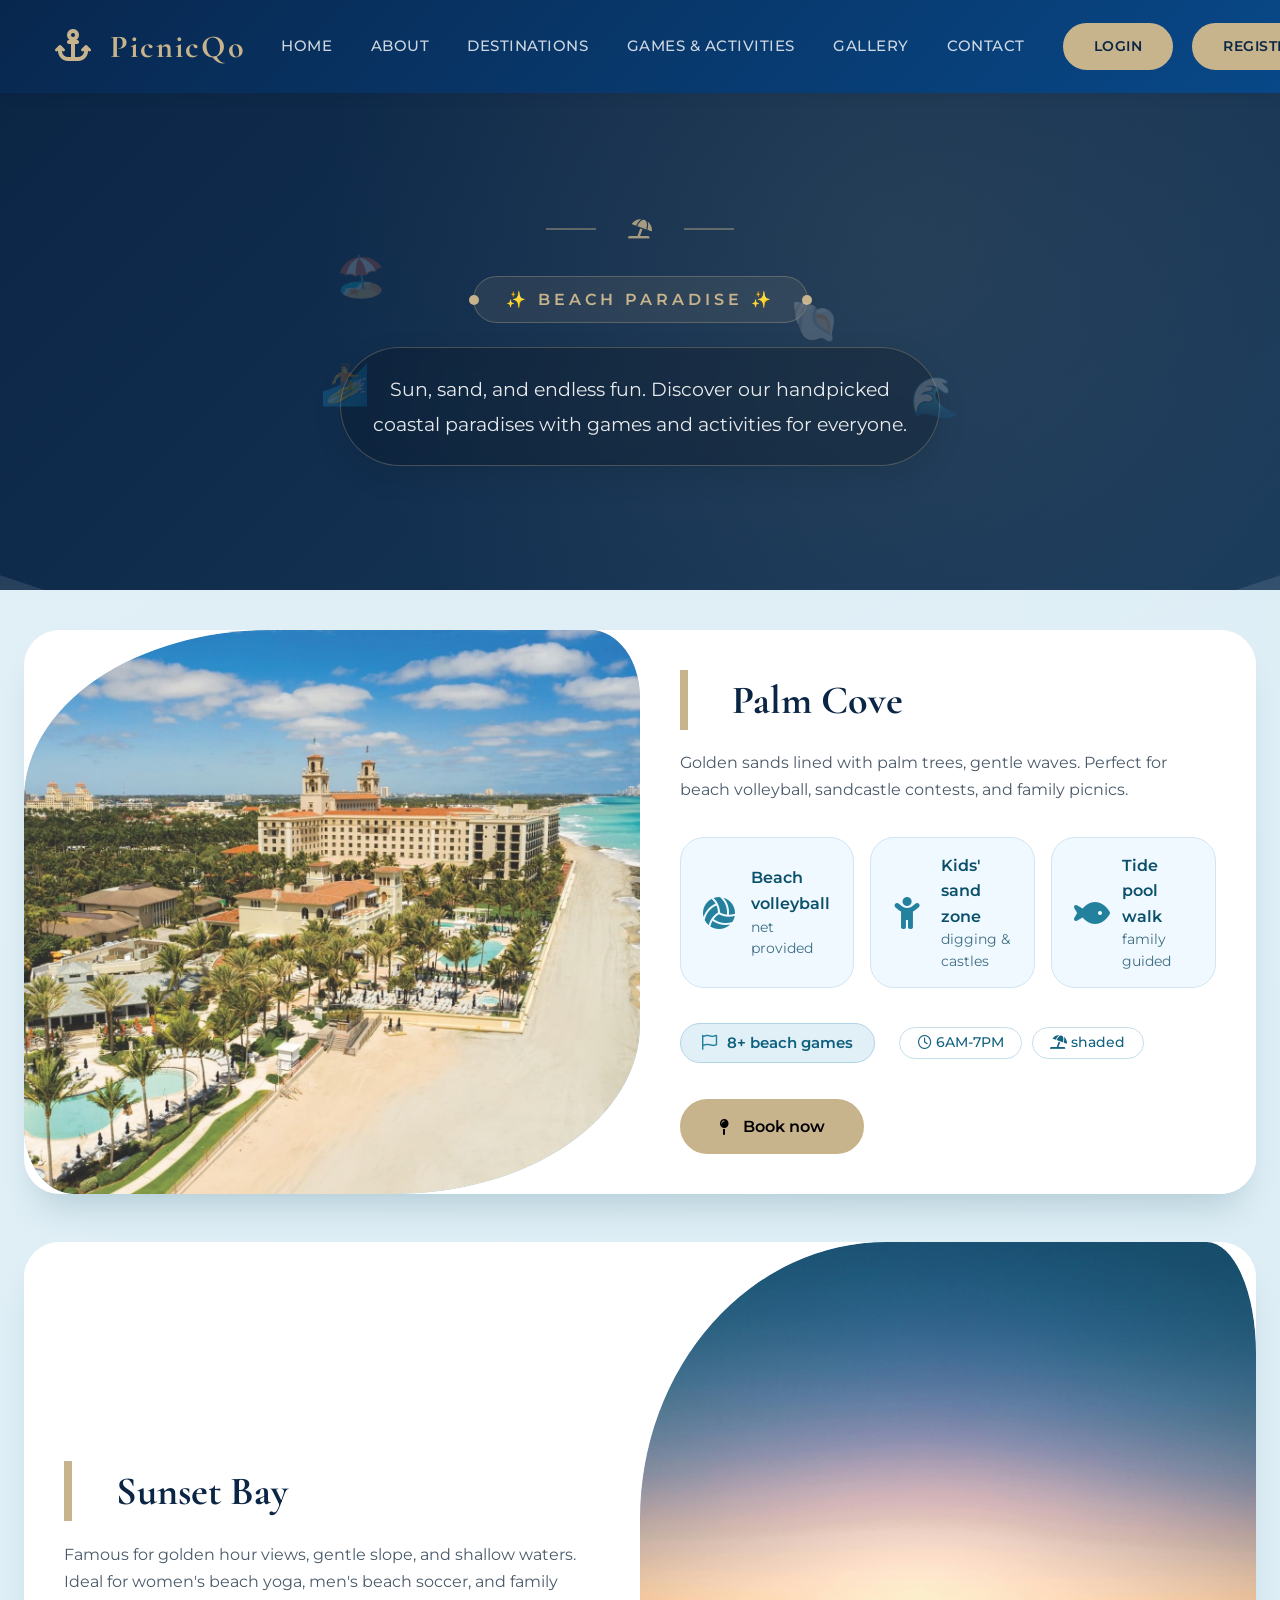
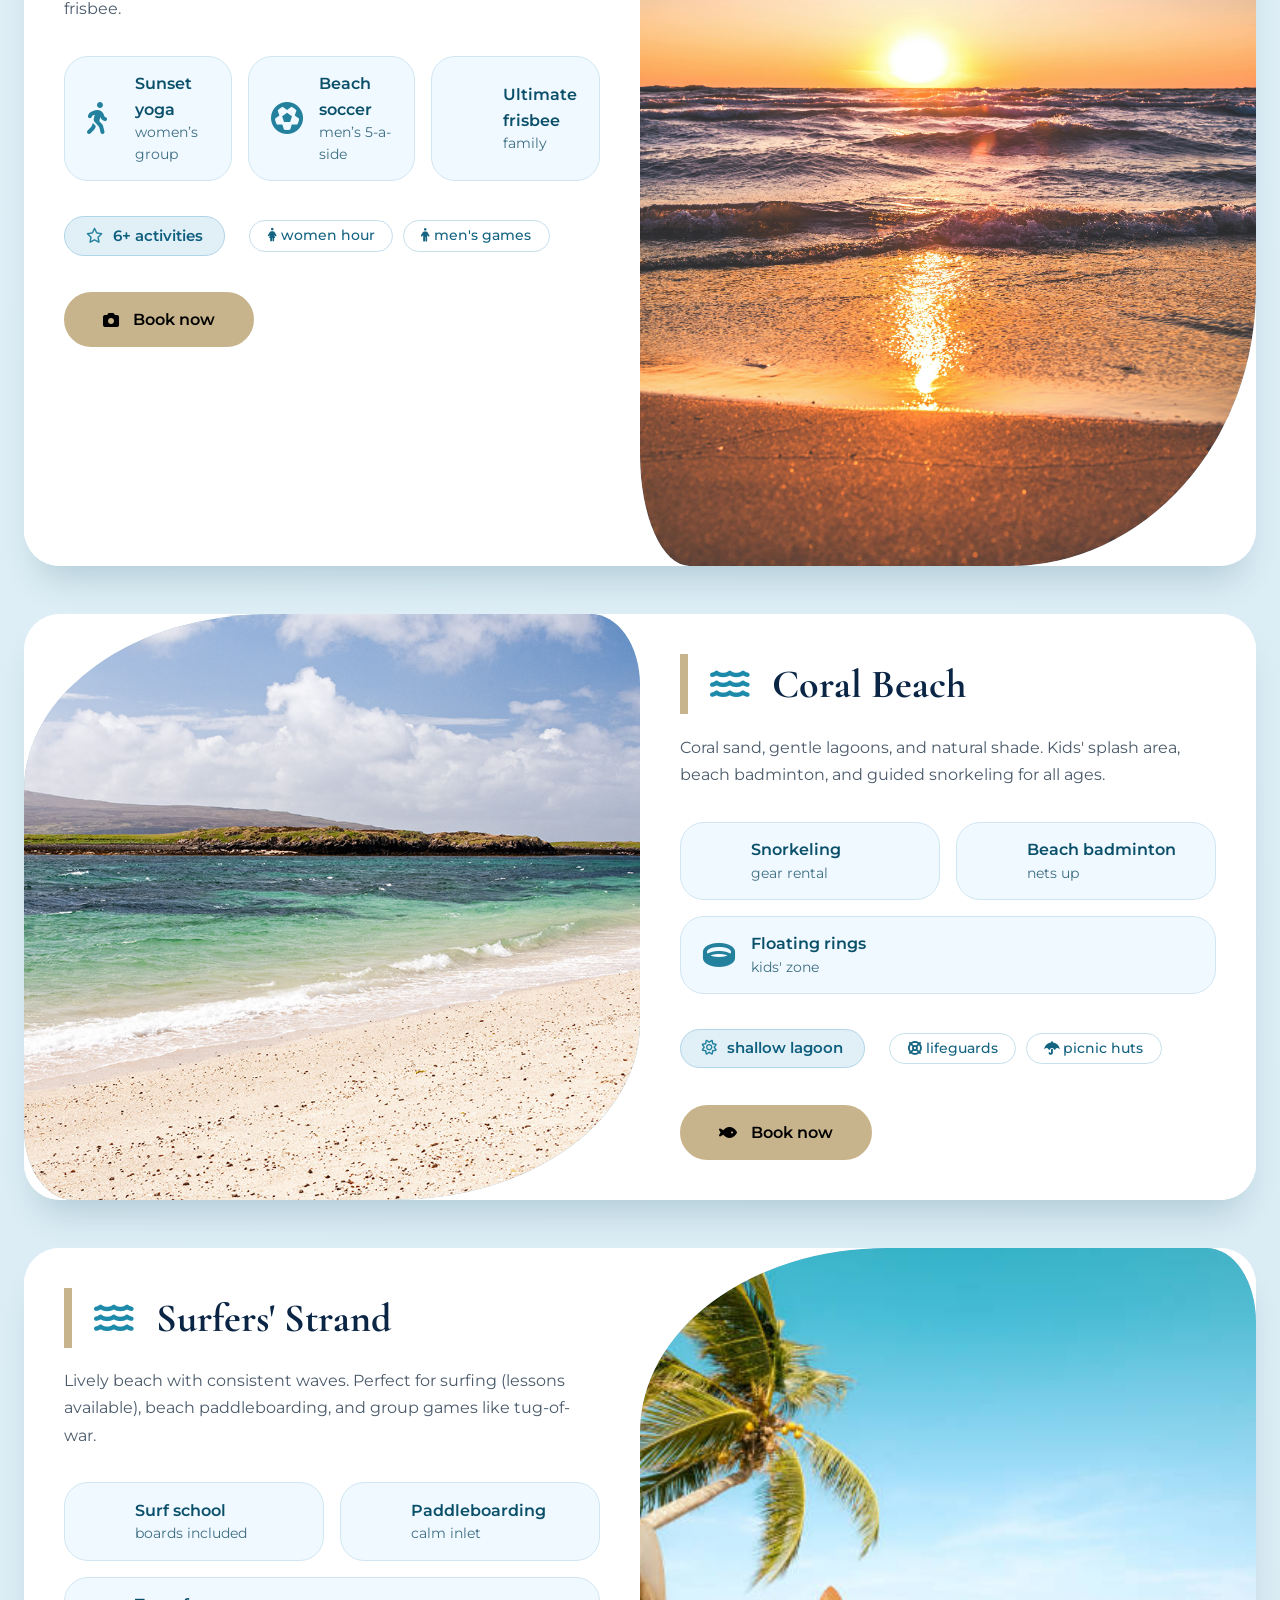
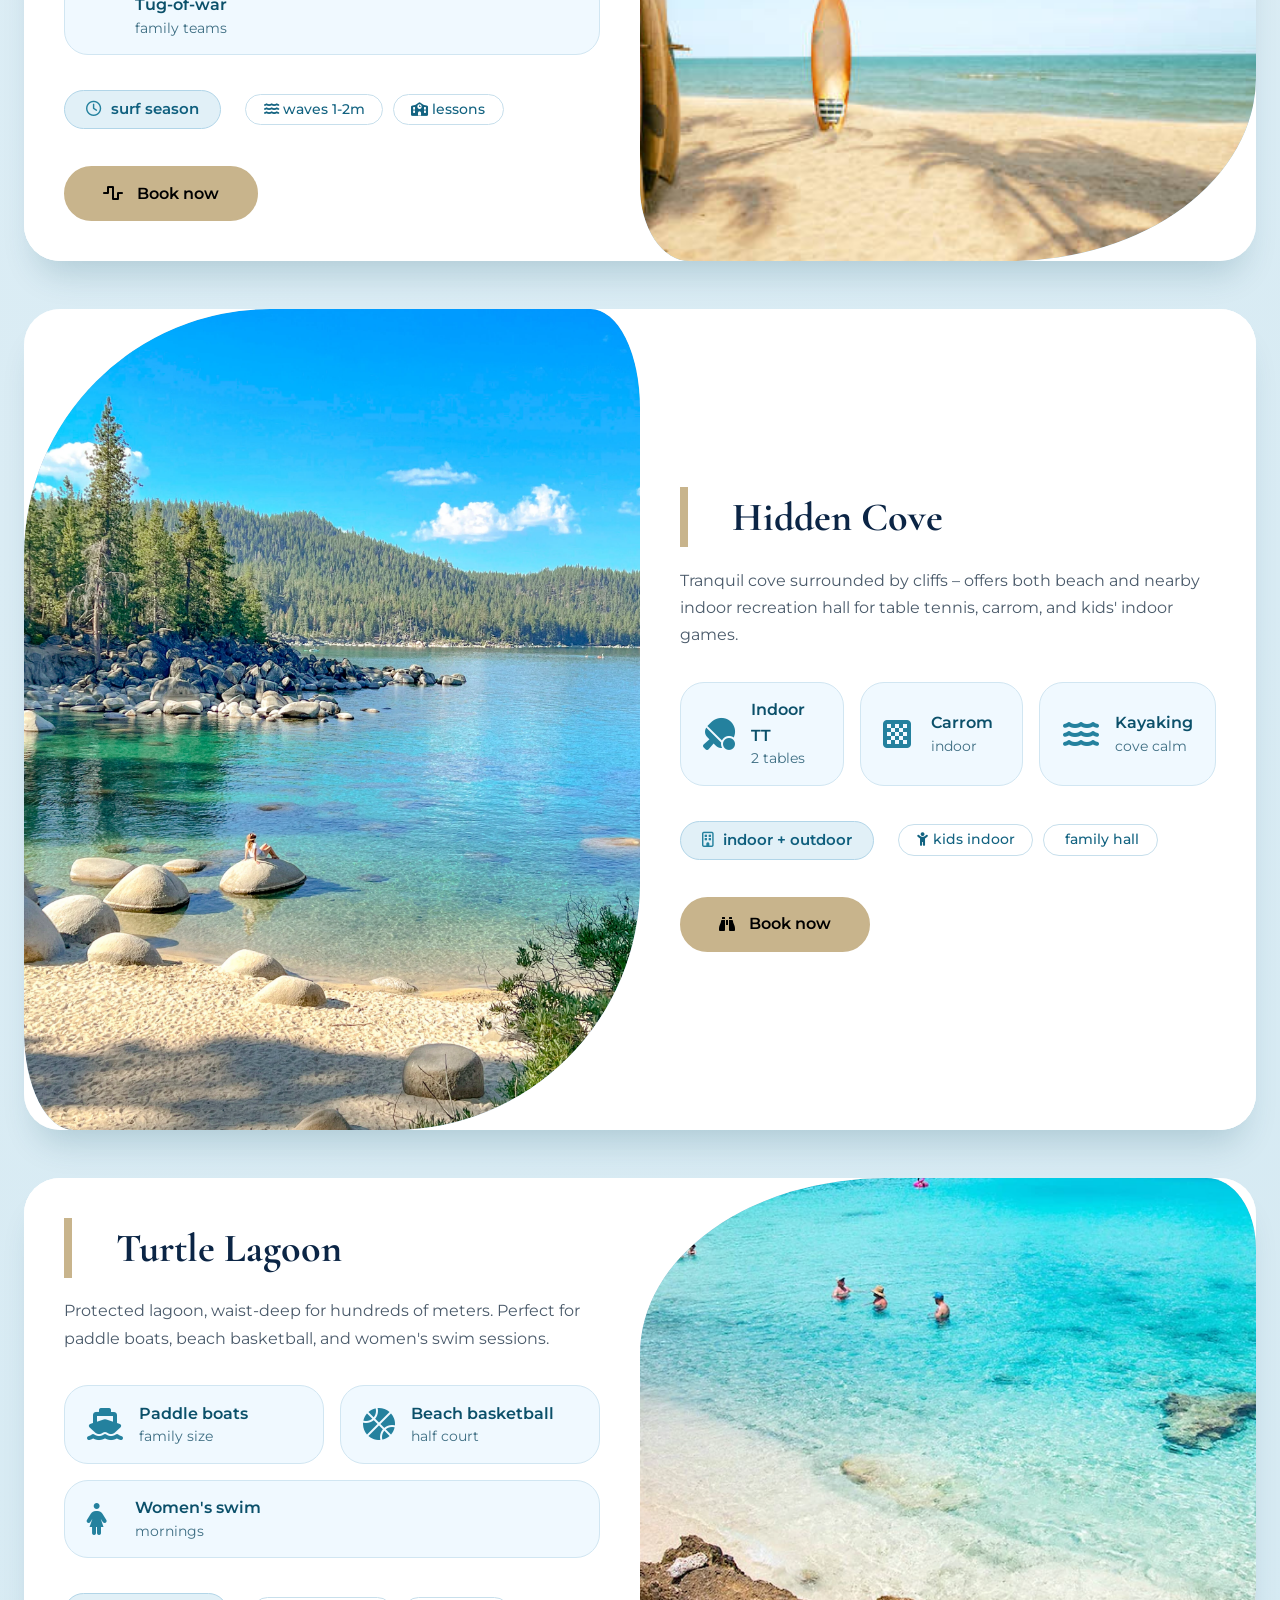
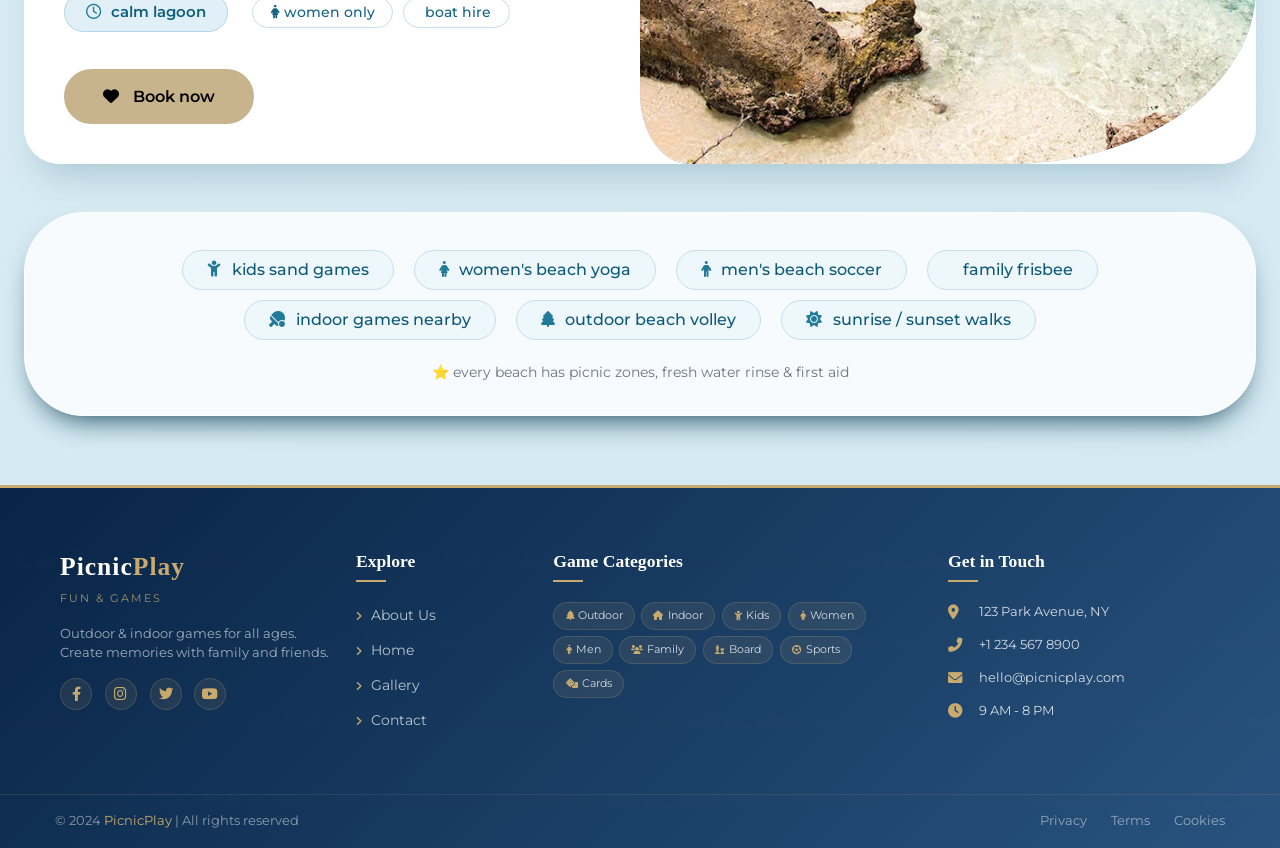
<file: beach.html>
<!DOCTYPE html>
<html lang="en">
<head>
  <meta charset="UTF-8">
  <meta name="viewport" content="width=device-width, initial-scale=1.0">
  <title>Beach escapes · sun, sand & games | PicnicGames</title>
  <!-- Bootstrap 5 grid & utilities -->
  <link href="https://cdn.jsdelivr.net/npm/bootstrap@5.3.2/dist/css/bootstrap.min.css" rel="stylesheet">
  <!-- Font Awesome 6 icons -->
  <link rel="stylesheet" href="https://cdnjs.cloudflare.com/ajax/libs/font-awesome/6.0.0-beta3/css/all.min.css">
  <!-- Google Fonts -->
  <link href="https://fonts.googleapis.com/css2?family=Cormorant+Garamond:wght@400;500;600;700;800&family=Montserrat:wght@300;400;500;600;700&display=swap" rel="stylesheet">
  <!-- custom css -->
   <link rel="stylesheet" href="style.css">
   <link rel="icon" type="image/png" sizes="32x32" href="favicon-32x32.png">
  <style>
    /* ----- global reset & professional base ----- */
    * {
      margin: 0;
      padding: 0;
      box-sizing: border-box;
    }

    body {
      font-family: 'Montserrat', sans-serif;
      background: linear-gradient(145deg, #e2f0f7 0%, #d4e9f2 100%);
      color: #0f2f3e;
      line-height: 1.6;
    }

    /* ===== HERO SECTION - EXACTLY LIKE ABOUT PAGE ===== */
    .beach-hero {
      background: linear-gradient(135deg, #0b2545 0%, #1a3b5c 100%);
      padding: 6rem 0;
      position: relative;
      color: white;
      overflow: hidden;
      min-height: 500px;
      display: flex;
      align-items: center;
    }

    /* Animated wave effect */
    .beach-hero::before {
      content: '';
      position: absolute;
      bottom: 0;
      left: 0;
      width: 100%;
      height: 100px;
      background: url('data:image/svg+xml,<svg xmlns="http://www.w3.org/2000/svg" viewBox="0 0 1440 320"><path fill="%23ffffff" fill-opacity="0.1" d="M0,96L48,112C96,128,192,160,288,160C384,160,480,128,576,122.7C672,117,768,139,864,154.7C960,171,1056,181,1152,170.7C1248,160,1344,128,1392,112L1440,96L1440,320L1392,320C1344,320,1248,320,1152,320C1056,320,960,320,864,320C768,320,672,320,576,320C480,320,384,320,288,320C192,320,96,320,48,320L0,320Z"></path></svg>');
      background-size: cover;
      background-repeat: no-repeat;
      z-index: 2;
    }

    .beach-hero::after {
      content: '';
      position: absolute;
      top: 0;
      left: 0;
      width: 100%;
      height: 100%;
      background: radial-gradient(circle at 70% 30%, rgba(200, 180, 140, 0.1) 0%, transparent 60%);
      pointer-events: none;
    }

    .beach-hero-content {
      text-align: center;
      max-width: 800px;
      margin: 0 auto;
      position: relative;
      z-index: 10;
    }

    /* Decoration lines */
    .hero-decoration {
      display: flex;
      align-items: center;
      justify-content: center;
      gap: 2rem;
      margin-bottom: 2rem;
    }

    .decoration-line {
      width: 50px;
      height: 2px;
      background: rgba(200, 180, 140, 0.4);
    }

    .decoration-icon {
      color: #c8b48c;
      font-size: 1.2rem;
      opacity: 0.8;
    }

    .beach-hero-subtitle {
      color: #c8b48c;
      font-size: 1rem;
      font-weight: 600;
      text-transform: uppercase;
      letter-spacing: 4px;
      display: inline-block;
      background: rgba(200, 180, 140, 0.1);
      padding: 0.6rem 2rem;
      border: 1px solid rgba(200, 180, 140, 0.3);
      margin-bottom: 1.5rem;
      border-radius: 50px;
      backdrop-filter: blur(5px);
      position: relative;
    }

    .beach-hero-subtitle::before,
    .beach-hero-subtitle::after {
      content: '';
      position: absolute;
      width: 10px;
      height: 10px;
      background: #c8b48c;
      border-radius: 50%;
      top: 50%;
      transform: translateY(-50%);
    }

    .beach-hero-subtitle::before {
      left: -5px;
    }

    .beach-hero-subtitle::after {
      right: -5px;
    }


    .beach-hero-text {
      color: rgba(255, 255, 255, 0.9);
      font-size: 1.2rem;
      line-height: 1.8;
      max-width: 600px;
      margin: 0 auto;
      padding: 1.5rem 2rem;
      background: rgba(0, 0, 0, 0.2);
      border-radius: 60px;
      backdrop-filter: blur(10px);
      border: 1px solid rgba(200, 180, 140, 0.3);
      box-shadow: 0 10px 30px rgba(0, 0, 0, 0.1);
    }

    /* Floating Elements */
    .floating-elements {
      position: absolute;
      width: 100%;
      height: 100%;
      top: 0;
      left: 0;
      pointer-events: none;
      z-index: 5;
    }

    .float-icon {
      position: absolute;
      font-size: 2.5rem;
      opacity: 0.2;
      animation: float 6s infinite ease-in-out;
    }

    .float-icon:nth-child(1) { top: 12%; left: 12%; animation-delay: 0s; }
    .float-icon:nth-child(2) { top: 60%; right: 10%; animation-delay: 1s; }
    .float-icon:nth-child(3) { bottom: 20%; left: 10%; animation-delay: 2s; }
    .float-icon:nth-child(4) { top: 30%; right: 25%; animation-delay: 3s; }

    @keyframes float {
      0%, 100% { transform: translateY(0) rotate(0deg); }
      50% { transform: translateY(-20px) rotate(5deg); }
    }

    /* ===== ALTERNATING BEACH CARDS ===== */
    .beach-card {
      background: #ffffff;
      border-radius: 36px;
      overflow: hidden;
      margin-bottom: 3rem;
      box-shadow: 0 25px 35px -14px rgba(2,70,90,0.2), 0 0 0 1px rgba(255,255,255,0.7) inset;
      transition: all 0.3s cubic-bezier(0.2, 0.9, 0.3, 1);
    }

    .beach-card:hover {
      box-shadow: 0 30px 45px -12px #0a5b78;
      transform: translateY(-6px);
    }
/* FIXED: Beach Image - Wave Shape with Proper Border */
.beach-image {
  padding: 0;
  min-height: 320px;
  background: #aac9db;
  overflow: hidden;

  /* SAME WAVE SHAPE as women's page */
  border-radius: 40% 8% 40% 8% / 30% 12% 30% 12%;
  
  /* Remove any extra borders/shadow that might be causing the issue */
  border: none;
  outline: none;
  position: relative;
}

.beach-image img {
  width: 100%;
  height: 100%;
  object-fit: cover;
  display: block;
  transition: transform 0.8s ease;
  
  /* Ensure image follows same wave shape */
  border-radius: 40% 8% 40% 8% / 30% 12% 30% 12%;
}

/* Remove any extra border from card */
.beach-card {
  border: none;
  overflow: hidden;
}

/* FIXED: Beach Image - Wave Shape with Proper Border */
.beach-image {
  padding: 0;
  min-height: 320px;
  background: #aac9db;
  overflow: hidden;

  /* SAME WAVE SHAPE as women's page */
  border-radius: 40% 8% 40% 8% / 30% 12% 30% 12%;
  
  /* Remove any extra borders/shadow */
  border: none;
  outline: none;
  position: relative;
}

.beach-image img {
  width: 100%;
  height: 100%;
  object-fit: cover;
  display: block;
  transition: transform 0.8s ease;
  
  /* Ensure image follows same wave shape */
  border-radius: 40% 8% 40% 8% / 30% 12% 30% 12%;
}

/* Remove any extra border from card */
.beach-card {
  border: none;
  overflow: hidden;
}

/* Optional Gold Corner Accents */
.beach-image::before {
  content: '';
  position: absolute;
  top: 20px;
  left: 20px;
  width: 40px;
  height: 40px;
  border-top: 2px solid #c8b48c;
  border-left: 2px solid #c8b48c;
  z-index: 10;
  opacity: 0.7;
  pointer-events: none;
}

.beach-image::after {
  content: '';
  position: absolute;
  bottom: 20px;
  right: 20px;
  width: 40px;
  height: 40px;
  border-bottom: 2px solid #c8b48c;
  border-right: 2px solid #c8b48c;
  z-index: 10;
  opacity: 0.7;
  pointer-events: none;
}

    /* content side */
    .beach-content {
      padding: 2.5rem 2.5rem;
      background: #ffffff;
      display: flex;
      flex-direction: column;
      justify-content: center;
    }

    .beach-content h2 {
      font-family: "Cormorant Garamond", serif;
      font-size: 2.5rem;
      font-weight: 700;
      color: #0b2545;
      border-left: 8px solid #c8b48c;
      padding-left: 1.4rem;
      margin-bottom: 1.2rem;
    }

    .beach-content h2 i {
      color: #1e8aaa;
      margin-right: 0.8rem;
      font-size: 2.2rem;
    }

    .beach-description {
      font-size: 1rem;
      color: #4a5a6a;
      margin-bottom: 1.6rem;
      line-height: 1.7;
    }

    /* feature highlight cards */
    .activity-grid {
      display: flex;
      flex-wrap: wrap;
      gap: 1rem;
      margin: 0.5rem 0 1.2rem;
    }

    .activity-item {
      background: #f0f9ff;
      border-radius: 24px;
      padding: 0.9rem 1.4rem;
      display: flex;
      align-items: center;
      gap: 1rem;
      flex: 1 1 160px;
      border: 1px solid #d1e6f2;
      transition: transform 0.2s ease;
    }

    .activity-item:hover {
      background: #e3f2fa;
      transform: translateY(-3px);
    }

    .activity-item i {
      font-size: 2rem;
      color: #24819e;
      min-width: 2rem;
    }

    .activity-text {
      font-weight: 600;
      color: #0b506a;
    }

    .activity-text small {
      font-weight: 400;
      font-size: 0.85rem;
      color: #3e6e83;
      display: block;
    }

    /* meta badges & tags */
    .beach-meta {
      display: flex;
      flex-wrap: wrap;
      align-items: center;
      gap: 1.5rem;
      margin: 1rem 0 0.8rem;
    }

    .badge-beach {
      background: #e1f0f7;
      border-radius: 40px;
      padding: 0.4rem 1.3rem;
      font-weight: 600;
      color: #0f5f7e;
      border: 1px solid #b1d5e8;
      font-size: 0.95rem;
    }

    .badge-beach i {
      margin-right: 0.4rem;
      color: #24819e;
    }

    .tag-group {
      display: flex;
      flex-wrap: wrap;
      gap: 0.6rem;
    }

    .tag {
      background: white;
      border-radius: 30px;
      padding: 0.25rem 1.1rem;
      font-size: 0.85rem;
      font-weight: 500;
      color: #136381;
      border: 1px solid #c7dfec;
    }

    /* CTA button */
    .btn-beach {
      background: var(--primary);
      color: #000;
      border: 2px solid var(--primary);
      border-radius: 50px;
      padding: 0.8rem 2.3rem;
      font-weight: 600;
      text-decoration: none;
      display: inline-flex;
      align-items: center;
      gap: 0.9rem;
      transition: 0.25s;
      width: fit-content;
      margin-top: 1.5rem;
      font-family: 'Montserrat', sans-serif;
    }

    .btn-beach i {
      color: #000;
      transition: transform 0.3s ease;
    }

    .btn-beach:hover {
      background: transparent;
      color: #000;
    }

    .btn-beach:hover i {
      transform: translateX(5px);
      color: #c8b48c;
    }

    /* activities panel */
    .activities-panel {
      background: rgba(255,255,255,0.8);
      backdrop-filter: blur(10px);
      border-radius: 60px;
      padding: 2rem 2rem;
      text-align: center;
      border: 1px solid white;
      box-shadow: 0 15px 30px -14px #04394e;
      margin: 3rem 0 1.8rem;
    }

    .panel-icon {
      display: inline-block;
      background: #edf7fc;
      border-radius: 50px;
      padding: 0.4rem 1.5rem;
      margin: 0.3rem 0.5rem;
      font-weight: 500;
      color: #0d5977;
      border: 1px solid #c4deec;
    }

    .panel-icon i {
      margin-right: 0.4rem;
      color: #217a97;
    }

    /* Responsive */
    @media (max-width: 991px) {
      .beach-hero-title {
        font-size: 3.5rem;
      }
    }

    @media (max-width: 768px) {
      .beach-hero {
        padding: 4rem 0;
        min-height: 400px;
      }

      .beach-hero-title {
        font-size: 2.8rem;
      }

      .beach-hero-text {
        font-size: 1rem;
        padding: 1rem 1.5rem;
      }

      .float-icon {
        font-size: 2rem;
      }

      .beach-content {
        padding: 2rem 1.5rem;
      }
      
      .beach-content h2 {
        font-size: 2rem;
      }
      
      .activity-grid {
        flex-direction: column;
        gap: 0.8rem;
      }
    }

    @media (max-width: 576px) {
      .beach-hero-title {
        font-size: 2.2rem;
      }

      .beach-hero-title .gold-text::before,
      .beach-hero-title .gold-text::after {
        font-size: 1.5rem;
      }

      .beach-hero-subtitle {
        font-size: 0.8rem;
        padding: 0.4rem 1.5rem;
      }
    }
  </style>
</head>
<body>
    <!-- header -->

      <nav class="navbar navbar-expand-lg custom-navbar">
        <div class="container">
            <!-- Logo - Left -->
             <a class="navbar-brand" href="index.html">
                <i class="fas fa-anchor me-2" style="color: var(--primary);"></i>
                PicnicQo
            </a>

            <!-- Toggler for Mobile -->
            <button class="navbar-toggler" type="button" data-bs-toggle="collapse" data-bs-target="#navbarNav" 
                    aria-controls="navbarNav" aria-expanded="false" aria-label="Toggle navigation">
                <span class="navbar-toggler-icon"></span>
            </button>

            <!-- Collapsible Menu -->
            <div class="collapse navbar-collapse" id="navbarNav">
                <!-- Menu - Center (using mx-auto) -->
                <ul class="navbar-nav mx-auto mb-2 mb-lg-0">
                    <li class="nav-item">
                        <a class="nav-link" href="index.html">home</a>
                    </li>
                    <li class="nav-item">
                        <a class="nav-link" href="about.html">about</a>
                    </li>
                    
                    <!-- Dropdown - Picnic Places -->
                    <li class="nav-item dropdown">
                        <a class="nav-link dropdown-toggle" href="destinations.html" id="placesDropdown" role="button" 
                           data-bs-toggle="dropdown" aria-expanded="false">
                            destinations
                        </a>
                        <ul class="dropdown-menu" aria-labelledby="placesDropdown">
                            <li><a class="dropdown-item active" href="beach.html">beach</a></li>
                            <li><a class="dropdown-item" href="parks.html">parks</a></li>
                            <li><a class="dropdown-item" href="water-parks.html">water-parks</a></li>
                             <li><a class="dropdown-item" href="farm-house.html">farm-house</a></li>
                            <li><a class="dropdown-item" href="island.html">island</a></li>
                        </ul>
                    </li>

                    <!-- Dropdown - Games & Activities -->
                    <li class="nav-item dropdown">
                        <a class="nav-link dropdown-toggle" href="#" id="gamesDropdown" role="button" 
                           data-bs-toggle="dropdown" aria-expanded="false">
                            Games & Activities
                        </a>
                        <ul class="dropdown-menu" aria-labelledby="gamesDropdown">
                            <li><a class="dropdown-item" href="indoor.html">indoor games</a></li>
                            <li><a class="dropdown-item" href="outdoor.html">outdoor games</a></li>
                            <li><a class="dropdown-item" href="kids.html">kids games</a></li>
                            <li><a class="dropdown-item" href="women.html">women games</a></li>
                            <li><a class="dropdown-item" href="men.html">men games</a></li>
                            <li><a class="dropdown-item" href="family.html">family games</a></li>
                        </ul>
                    </li>

                    <li class="nav-item">
                        <a class="nav-link" href="gallery.html">gallery</a>
                    </li>
                    <li class="nav-item">
                        <a class="nav-link" href="contact.html">contact</a>
                    </li>
                </ul>

                <!-- Buttons - Right -->
                <div class="nav-buttons">
                  <a class="nav-link btn-consultation" href="#" onclick="openLoginPopup()">Login</a>
                    <a class="nav-link btn-consultation" href="#"onclick="openRegisterPopup()">Register</a>
                </div>
            </div>
        </div>
    </nav>


  <!-- ===== NEW HERO SECTION - EXACT STYLE AS ABOUT PAGE ===== -->
  <section class="beach-hero">
    <div class="container">
      <div class="row">
        <div class="col-12">
          <div class="beach-hero-content">
            <!-- Decorative elements -->
            <div class="hero-decoration">
              <span class="decoration-line"></span>
              <span class="decoration-icon"><i class="fas fa-umbrella-beach"></i></span>
              <span class="decoration-line"></span>
            </div>
            
            <span class="beach-hero-subtitle">✨ Beach Paradise ✨</span>

            
            <p class="beach-hero-text">
              Sun, sand, and endless fun. Discover our handpicked coastal paradises 
              with games and activities for everyone.
            </p>
            
            <!-- Floating icons - beach themed -->
            <div class="floating-elements">
              <span class="float-icon">🏖️</span>
              <span class="float-icon">🌊</span>
              <span class="float-icon">🏄</span>
              <span class="float-icon">🐚</span>
            </div>
          </div>
        </div>
      </div>
    </div>
  </section>

  <div class="page-container" style="max-width: 1360px; margin: 0 auto; padding: 2.5rem 1.5rem;">
    <!-- Beach Cards - Your existing content -->
    
    <!-- Palm Cove -->
    <div class="row g-0 beach-card align-items-stretch">
      <div class="col-md-6 beach-image">
        <img src="./img/palm beach pic.jpg" alt="Palm trees and turquoise water at Palm Cove" class="wave-img">
      </div>
      <div class="col-md-6 beach-content">
        <h2><i class="fas fa-palm-tree"></i> Palm Cove</h2>
        <p class="beach-description">Golden sands lined with palm trees, gentle waves. Perfect for beach volleyball, sandcastle contests, and family picnics.</p>
        <div class="activity-grid">
          <div class="activity-item"><i class="fas fa-volleyball-ball"></i> <span class="activity-text">Beach volleyball <small>net provided</small></span></div>
          <div class="activity-item"><i class="fas fa-child"></i> <span class="activity-text">Kids' sand zone <small>digging & castles</small></span></div>
          <div class="activity-item"><i class="fas fa-fish"></i> <span class="activity-text">Tide pool walk <small>family guided</small></span></div>
        </div>
        <div class="beach-meta">
          <span class="badge-beach"><i class="fa-regular fa-flag"></i> 8+ beach games</span>
          <div class="tag-group"><span class="tag"><i class="fa-regular fa-clock"></i> 6AM-7PM</span><span class="tag"><i class="fas fa-umbrella-beach"></i> shaded</span></div>
        </div>
        <a href="index.html#booking" class="btn-beach"><i class="fas fa-map-pin"></i>Book now</a>
      </div>
    </div>

    <!-- Sunset Bay -->
    <div class="row g-0 beach-card align-items-stretch flex-md-row-reverse">
      <div class="col-md-6 beach-image">
        <img src="./img/sunset.jpg" alt="Sunset over sandy beach with rocks at Sunset Bay" class="wave-img">
      </div>
      <div class="col-md-6 beach-content">
        <h2><i class="fas fa-sunset"></i> Sunset Bay</h2>
        <p class="beach-description">Famous for golden hour views, gentle slope, and shallow waters. Ideal for women's beach yoga, men's beach soccer, and family frisbee.</p>
        <div class="activity-grid">
          <div class="activity-item"><i class="fas fa-person-walking"></i> <span class="activity-text">Sunset yoga <small>women’s group</small></span></div>
          <div class="activity-item"><i class="fas fa-futbol"></i> <span class="activity-text">Beach soccer <small>men’s 5-a-side</small></span></div>
          <div class="activity-item"><i class="fas fa-frisbee"></i> <span class="activity-text">Ultimate frisbee <small>family</small></span></div>
        </div>
        <div class="beach-meta">
          <span class="badge-beach"><i class="fa-regular fa-star"></i> 6+ activities</span>
          <div class="tag-group"><span class="tag"><i class="fas fa-female"></i> women hour</span><span class="tag"><i class="fas fa-male"></i> men's games</span></div>
        </div>
        <a href="index.html#booking" class="btn-beach"><i class="fas fa-camera"></i>Book now</a>
      </div>
    </div>

    <!-- Coral Beach -->
    <div class="row g-0 beach-card align-items-stretch">
      <div class="col-md-6 beach-image">
        <img src="./img/carol beach pic.jpg" alt="Wide sandy beach with clear water at Coral Beach" class="wave-img">
      </div>
      <div class="col-md-6 beach-content">
        <h2><i class="fas fa-water"></i> Coral Beach</h2>
        <p class="beach-description">Coral sand, gentle lagoons, and natural shade. Kids' splash area, beach badminton, and guided snorkeling for all ages.</p>
        <div class="activity-grid">
          <div class="activity-item"><i class="fas fa-snorkel"></i> <span class="activity-text">Snorkeling <small>gear rental</small></span></div>
          <div class="activity-item"><i class="fas fa-badminton"></i> <span class="activity-text">Beach badminton <small>nets up</small></span></div>
          <div class="activity-item"><i class="fas fa-ring"></i> <span class="activity-text">Floating rings <small>kids' zone</small></span></div>
        </div>
        <div class="beach-meta">
          <span class="badge-beach"><i class="fa-regular fa-sun"></i> shallow lagoon</span>
          <div class="tag-group"><span class="tag"><i class="fas fa-life-ring"></i> lifeguards</span><span class="tag"><i class="fas fa-umbrella"></i> picnic huts</span></div>
        </div>
        <a href="index.html#booking" class="btn-beach"><i class="fas fa-fish"></i>Book now</a>
      </div>
    </div>

    <!-- Surfers' Strand -->
    <div class="row g-0 beach-card align-items-stretch flex-md-row-reverse">
      <div class="col-md-6 beach-image">
        <img src="./img/surfers strand pic.jpg" alt="Waves crashing on sandy shore at Surfers' Strand" class="wave-img">
      </div>
      <div class="col-md-6 beach-content">
        <h2><i class="fas fa-water"></i> Surfers' Strand</h2>
        <p class="beach-description">Lively beach with consistent waves. Perfect for surfing (lessons available), beach paddleboarding, and group games like tug-of-war.</p>
        <div class="activity-grid">
          <div class="activity-item"><i class="fas fa-person-surfing"></i> <span class="activity-text">Surf school <small>boards included</small></span></div>
          <div class="activity-item"><i class="fas fa-oar"></i> <span class="activity-text">Paddleboarding <small>calm inlet</small></span></div>
          <div class="activity-item"><i class="fas fa-people-group"></i> <span class="activity-text">Tug-of-war <small>family teams</small></span></div>
        </div>
        <div class="beach-meta">
          <span class="badge-beach"><i class="fa-regular fa-clock"></i> surf season</span>
          <div class="tag-group"><span class="tag"><i class="fas fa-water"></i> waves 1-2m</span><span class="tag"><i class="fas fa-school"></i> lessons</span></div>
        </div>
        <a href="index.html#booking" class="btn-beach"><i class="fas fa-wave-square"></i>Book now</a>
      </div>
    </div>

    <!-- Hidden Cove -->
    <div class="row g-0 beach-card align-items-stretch">
      <div class="col-md-6 beach-image">
        <img src="./img/hidden cove pic.webp" alt="Secluded rocky beach with clear water at Hidden Cove" class="wave-img">
      </div>
      <div class="col-md-6 beach-content">
        <h2><i class="fas fa-cave"></i> Hidden Cove</h2>
        <p class="beach-description">Tranquil cove surrounded by cliffs – offers both beach and nearby indoor recreation hall for table tennis, carrom, and kids' indoor games.</p>
        <div class="activity-grid">
          <div class="activity-item"><i class="fas fa-table-tennis"></i> <span class="activity-text">Indoor TT <small>2 tables</small></span></div>
          <div class="activity-item"><i class="fas fa-chess-board"></i> <span class="activity-text">Carrom <small>indoor</small></span></div>
          <div class="activity-item"><i class="fas fa-water"></i> <span class="activity-text">Kayaking <small>cove calm</small></span></div>
        </div>
        <div class="beach-meta">
          <span class="badge-beach"><i class="fa-regular fa-building"></i> indoor + outdoor</span>
          <div class="tag-group"><span class="tag"><i class="fas fa-child"></i> kids indoor</span><span class="tag"><i class="fas fa-people-roof"></i> family hall</span></div>
        </div>
        <a href="index.html#booking" class="btn-beach"><i class="fas fa-binoculars"></i>Book now</a>
      </div>
    </div>

    <!-- Turtle Lagoon -->
    <div class="row g-0 beach-card align-items-stretch flex-md-row-reverse">
      <div class="col-md-6 beach-image">
        <img src="./img/turtle lagoon pic.webp" alt="Lagoon with paddle boats and sandy shore at Turtle Lagoon" class="wave-img">
      </div>
      <div class="col-md-6 beach-content">
        <h2><i class="fas fa-turtle"></i> Turtle Lagoon</h2>
        <p class="beach-description">Protected lagoon, waist-deep for hundreds of meters. Perfect for paddle boats, beach basketball, and women's swim sessions.</p>
        <div class="activity-grid">
          <div class="activity-item"><i class="fas fa-ship"></i> <span class="activity-text">Paddle boats <small>family size</small></span></div>
          <div class="activity-item"><i class="fas fa-basketball-ball"></i> <span class="activity-text">Beach basketball <small>half court</small></span></div>
          <div class="activity-item"><i class="fas fa-female"></i> <span class="activity-text">Women's swim <small>mornings</small></span></div>
        </div>
        <div class="beach-meta">
          <span class="badge-beach"><i class="fa-regular fa-clock"></i> calm lagoon</span>
          <div class="tag-group"><span class="tag"><i class="fas fa-female"></i> women only</span><span class="tag"><i class="fas fa-canoe"></i> boat hire</span></div>
        </div>
        <a href="index.html#booking" class="btn-beach"><i class="fas fa-heart"></i>Book now</a>
      </div>
    </div>

    <!-- Activities Panel -->
    <div class="activities-panel">
      <span class="panel-icon"><i class="fas fa-child"></i> kids sand games</span>
      <span class="panel-icon"><i class="fas fa-female"></i> women's beach yoga</span>
      <span class="panel-icon"><i class="fas fa-male"></i> men's beach soccer</span>
      <span class="panel-icon"><i class="fas fa-people-group"></i> family frisbee</span>
      <span class="panel-icon"><i class="fas fa-table-tennis"></i> indoor games nearby</span>
      <span class="panel-icon"><i class="fas fa-tree"></i> outdoor beach volley</span>
      <span class="panel-icon"><i class="fas fa-sun"></i> sunrise / sunset walks</span>
      <div class="mt-3 small text-secondary">⭐ every beach has picnic zones, fresh water rinse & first aid</div>
    </div>
  </div>

  <!-- Footer (same as before) -->
  <footer class="picnic-footer-compact">
    <div class="container footer-content">
      <div class="row g-4">
        <div class="col-lg-3 col-md-6">
          <div class="footer-logo-compact">
            <h4>Picnic<span>Play</span></h4>
            <p>FUN & GAMES</p>
          </div>
          <p style="color: rgba(255, 255, 255, 0.6); font-size: 0.8rem; line-height: 1.5; margin-bottom: 1rem;">
            Outdoor & indoor games for all ages. Create memories with family and friends.
          </p>
          <div class="social-icons-compact">
            <a href="https://www.facebook.com/" class="social-icon-compact" target="_blank"><i class="fab fa-facebook-f"></i></a>
            <a href="https://www.instagram.com/" class="social-icon-compact" target="_blank"><i class="fab fa-instagram"></i></a>
            <a href="https://x.com/" class="social-icon-compact" target="_blank"><i class="fab fa-twitter"></i></a>
            <a href="https://www.youtube.com/" class="social-icon-compact" target="_blank"><i class="fab fa-youtube"></i></a>
          </div>
        </div>
        <div class="col-lg-2 col-md-6">
          <h5 class="footer-heading-compact">Explore</h5>
          <ul class="footer-links-compact">
            <li><a href="about.html"><i class="fas fa-angle-right"></i> About Us</a></li>
            <li><a href="index.html"><i class="fas fa-angle-right"></i> Home</a></li>
            <li><a href="gallery.html"><i class="fas fa-angle-right"></i> Gallery</a></li>
            <li><a href="contact.html"><i class="fas fa-angle-right"></i> Contact</a></li>
          </ul>
        </div>
        <div class="col-lg-4 col-md-6">
          <h5 class="footer-heading-compact">Game Categories</h5>
          <div class="games-tags-compact">
            <span class="game-tag-compact"><i class="fas fa-tree"></i> Outdoor</span>
            <span class="game-tag-compact"><i class="fas fa-home"></i> Indoor</span>
            <span class="game-tag-compact"><i class="fas fa-child"></i> Kids</span>
            <span class="game-tag-compact"><i class="fas fa-female"></i> Women</span>
            <span class="game-tag-compact"><i class="fas fa-male"></i> Men</span>
            <span class="game-tag-compact"><i class="fas fa-users"></i> Family</span>
            <span class="game-tag-compact"><i class="fas fa-chess"></i> Board</span>
            <span class="game-tag-compact"><i class="fas fa-futbol"></i> Sports</span>
            <span class="game-tag-compact"><i class="fas fa-dice"></i> Cards</span>
          </div>
        </div>
        <div class="col-lg-3 col-md-6">
          <h5 class="footer-heading-compact">Get in Touch</h5>
          <ul class="contact-info-compact">
            <li><i class="fas fa-map-marker-alt"></i> 123 Park Avenue, NY</li>
            <li><i class="fas fa-phone-alt"></i> +1 234 567 8900</li>
            <li><i class="fas fa-envelope"></i> hello@picnicplay.com</li>
            <li><i class="fas fa-clock"></i> 9 AM - 8 PM</li>
          </ul>
        </div>
      </div>
    </div>
    <div class="footer-bottom-compact">
      <div class="container">
        <div class="row align-items-center">
          <div class="col-md-6">
            <div class="copyright-compact">© 2024 <a href="#">PicnicPlay</a> | All rights reserved</div>
          </div>
          <div class="col-md-6">
            <div class="footer-links-bottom">
              <a href="#">Privacy</a>
              <a href="#">Terms</a>
              <a href="#">Cookies</a>
            </div>
          </div>
        </div>
      </div>
    </div>
  </footer>


<!-- ===== LOGIN POPUP ===== -->
<div class="popup-overlay" id="loginPopup">
    <div class="popup-container">
        <!-- Close Button -->
        <div class="popup-close" onclick="closeLoginPopup()">
            <i class="fas fa-times"></i>
        </div>

        <!-- Popup Header -->
        <div class="popup-header">
            <h2>Welcome <span>Back!</span></h2>
            <p>Sign in to continue your picnic adventures</p>
        </div>

        <!-- Popup Body - Login Form -->
        <div class="popup-body">
            <form id="loginForm" onsubmit="return handleLogin(event)">
                <!-- Email Input -->
                <div class="input-group-custom">
                    <i class="fas fa-envelope input-icon"></i>
                    <input type="email" id="loginEmail" placeholder="Email Address" required>
                </div>

                <!-- Password Input -->
                <div class="input-group-custom">
                    <i class="fas fa-lock input-icon"></i>
                    <input type="password" id="loginPassword" placeholder="Password" required>
                    <i class="fas fa-eye password-toggle" onclick="togglePassword()"></i>
                </div>

                <!-- Remember Me & Forgot Password -->
                <div class="row-actions">
                    <div class="checkbox-group">
                        <input type="checkbox" id="rememberMe">
                        <label for="rememberMe">Remember me</label>
                    </div>
                    <div class="forgot-password">
                        <a href="#">Forgot Password?</a>
                    </div>
                </div>

                <!-- Login Button -->
                <button type="submit" class="login-btn">
                    <i class="fas fa-sign-in-alt me-2"></i>Login
                </button>
            </form>

            <!-- Divider -->
            <div class="divider">
                <span>or login with</span>
            </div>

            <!-- Social Login -->
            <div class="social-login">
                <a href="#" class="social-btn"><i class="fab fa-google"></i></a>
                <a href="#" class="social-btn"><i class="fab fa-facebook-f"></i></a>
                <a href="#" class="social-btn"><i class="fab fa-apple"></i></a>
            </div>

            <!-- Register Link -->
            <div class="register-link">
                Don't have an account? <a href="#">Register here</a>
            </div>
        </div>
    </div>
</div>
















<!-- ===== REGISTER POPUP (SIRF REGISTER WALA) ===== -->
<div class="popup-overlay" id="registerPopup">
    <div class="popup-container">
        <!-- Close Button -->
        <div class="popup-close" onclick="closeRegisterPopup()">
            <i class="fas fa-times"></i>
        </div>

        <!-- Popup Header -->
        <div class="popup-header">
            <h2>Join <span>PicniQo</span></h2>
            <p>Create your account and start your picnic adventures!</p>
        </div>

        <!-- Popup Body - Register Form -->
        <div class="popup-body">
            <form id="registerForm" onsubmit="return handleRegister(event)">
                <!-- Name Row - First & Last Name -->
                <div class="name-row">
                    <div class="input-group-custom">
                        <i class="fas fa-user input-icon"></i>
                        <input type="text" id="firstName" placeholder="First Name" required>
                    </div>
                    <div class="input-group-custom">
                        <i class="fas fa-user input-icon"></i>
                        <input type="text" id="lastName" placeholder="Last Name" required>
                    </div>
                </div>

                <!-- Email Input -->
                <div class="input-group-custom">
                    <i class="fas fa-envelope input-icon"></i>
                    <input type="email" id="registerEmail" placeholder="Email Address" required>
                </div>

                <!-- Phone Input -->
                <div class="input-group-custom">
                    <i class="fas fa-phone input-icon"></i>
                    <input type="tel" id="phone" placeholder="Phone Number" required>
                </div>

                <!-- Password Input -->
                <div class="input-group-custom">
                    <i class="fas fa-lock input-icon"></i>
                    <input type="password" id="registerPassword" placeholder="Password" required>
                    <i class="fas fa-eye password-toggle" onclick="togglePassword('registerPassword', this)"></i>
                </div>

                <!-- Confirm Password Input -->
                <div class="input-group-custom">
                    <i class="fas fa-lock input-icon"></i>
                    <input type="password" id="confirmPassword" placeholder="Confirm Password" required>
                    <i class="fas fa-eye password-toggle" onclick="togglePassword('confirmPassword', this)"></i>
                </div>

                <!-- Terms Checkbox -->
                <div class="terms-checkbox">
                    <input type="checkbox" id="terms" required>
                    <label for="terms">
                        I agree to the <a href="#">Terms of Service</a> and <a href="#">Privacy Policy</a>
                    </label>
                </div>

                <!-- Register Button -->
                <button type="submit" class="register-btn">
                    <i class="fas fa-user-plus me-2"></i>Create Account
                </button>
            </form>

            <!-- Divider -->
            <div class="divider">
                <span>or register with</span>
            </div>

            <!-- Social Login -->
            <div class="social-login">
                <a href="#" class="social-btn"><i class="fab fa-google"></i></a>
                <a href="#" class="social-btn"><i class="fab fa-facebook-f"></i></a>
                <a href="#" class="social-btn"><i class="fab fa-apple"></i></a>
            </div>

            <!-- Login Link -->
            <div class="login-link">
                Already have an account? <a href="#" onclick="openLoginPopup(); closeRegisterPopup(); return false;">Sign in here</a>
            </div>
        </div>
    </div>
</div>




  <!-- Bootstrap JS -->
  <script src="https://cdn.jsdelivr.net/npm/bootstrap@5.3.2/dist/js/bootstrap.bundle.min.js"></script>
  <script src="./script.js"></script>
</body>
</html>
</file>
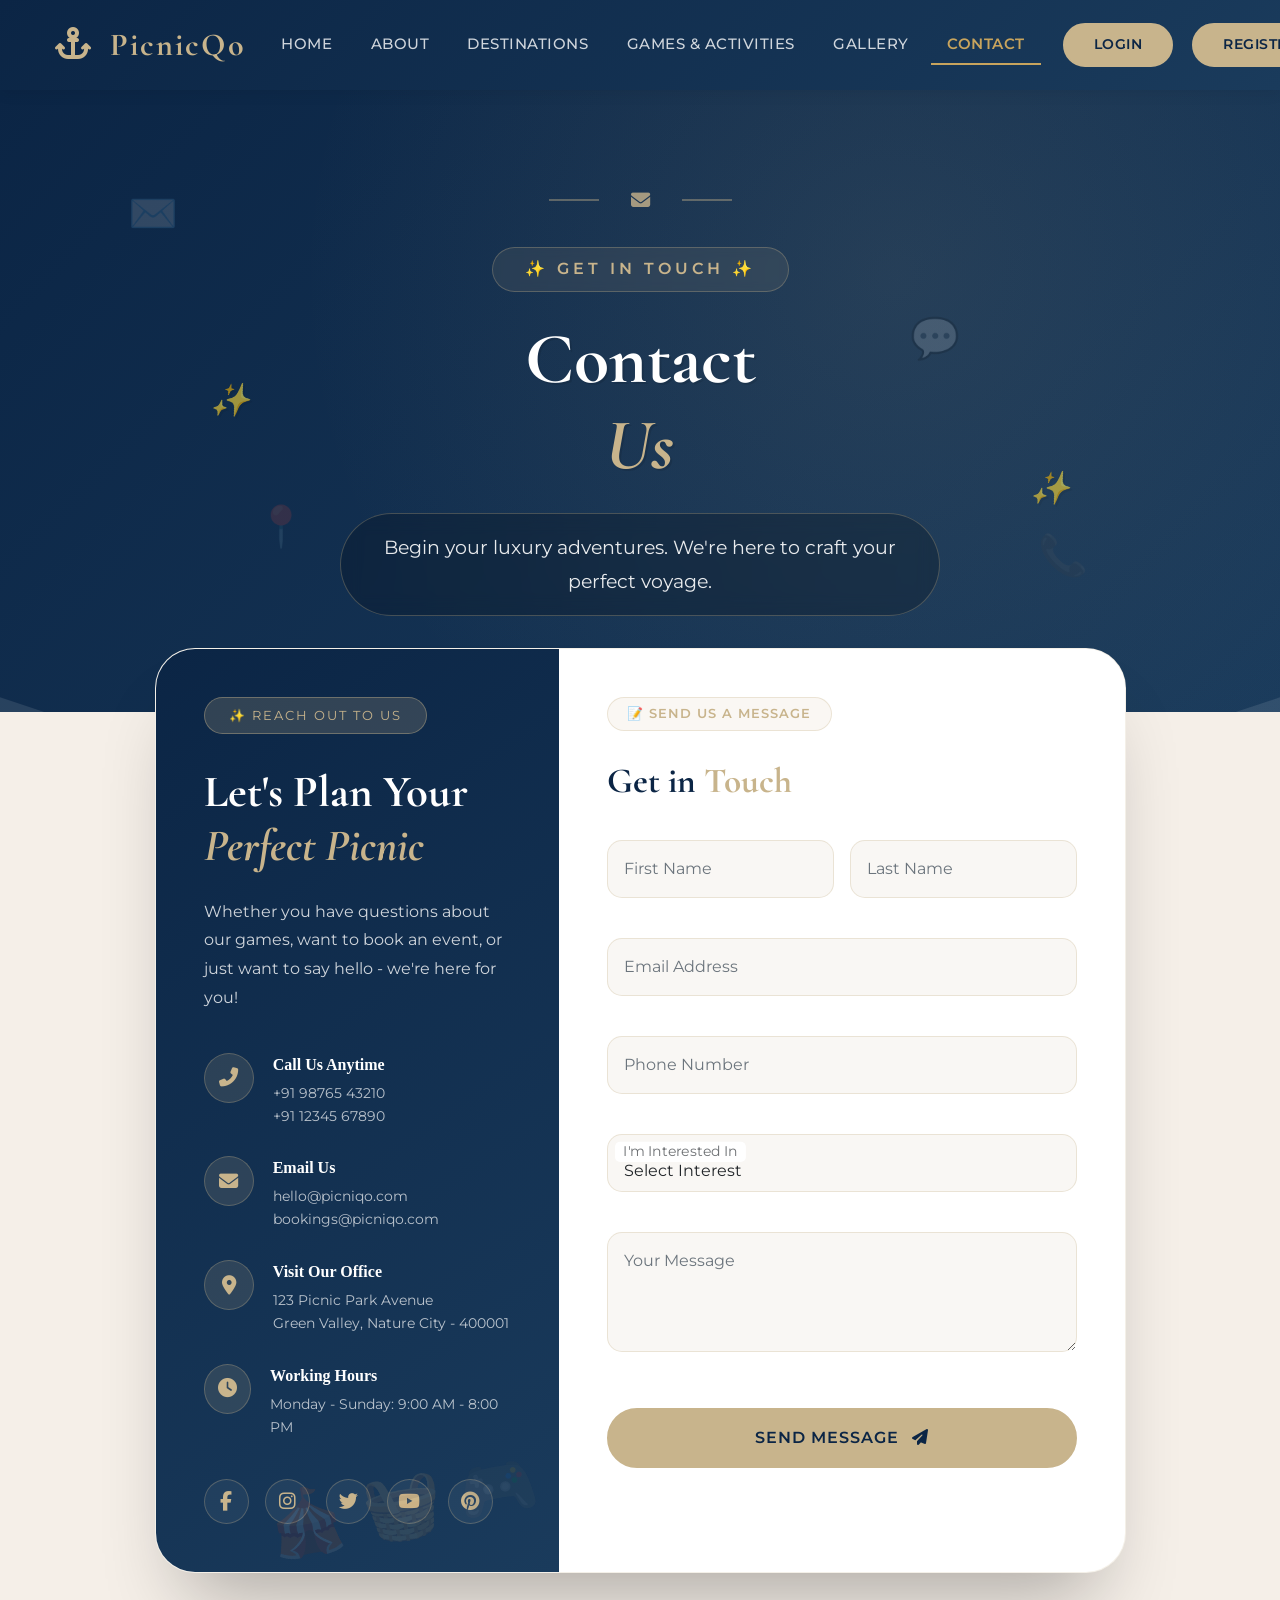
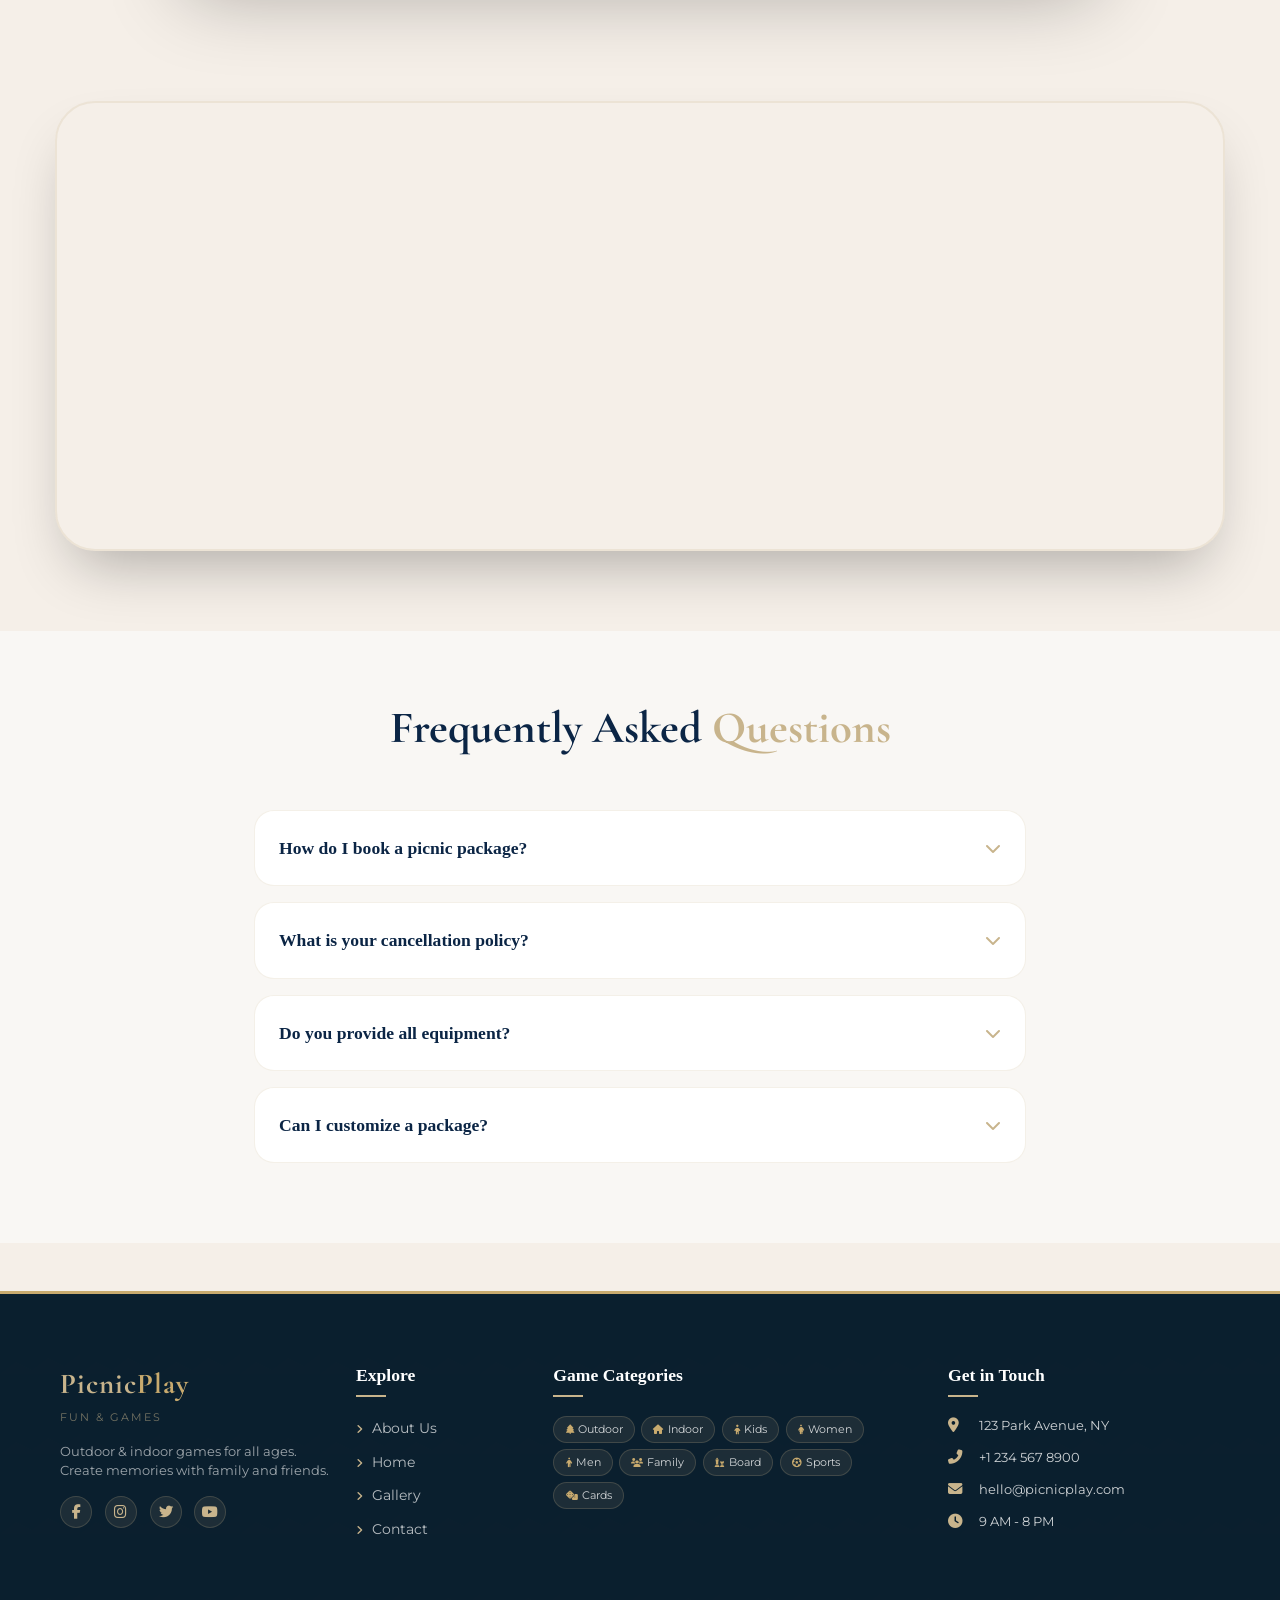
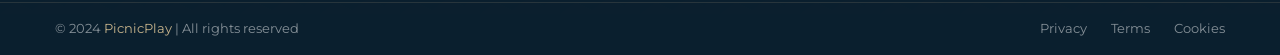
<file: contact.html>
<!DOCTYPE html>
<html lang="en">
<head>
    <meta charset="UTF-8">
    <meta name="viewport" content="width=device-width, initial-scale=1.0">
    <title>Contact Us - PicniQo | Let's Connect</title>
    <!-- Bootstrap CSS -->
    <link href="https://cdn.jsdelivr.net/npm/bootstrap@5.3.0/dist/css/bootstrap.min.css" rel="stylesheet">
    <!-- Google Fonts -->
    <link href="https://fonts.googleapis.com/css2?family=Cormorant+Garamond:wght@400;500;600;700;800&family=Montserrat:wght@300;400;500;600;700&display=swap" rel="stylesheet">
    <!-- Font Awesome -->
    <link rel="stylesheet" href="https://cdnjs.cloudflare.com/ajax/libs/font-awesome/6.4.0/css/all.min.css">
    <link rel="stylesheet" href="style.css">
    <link rel="icon" type="image/png" sizes="32x32" href="favicon-32x32.png">
    <style>
        * {
            margin: 0;
            padding: 0;
            box-sizing: border-box;
        }

        body {
            font-family: 'Montserrat', sans-serif;
            background: #f5efe8;
            color: #2d3e40;
            overflow-x: hidden;
        }

        h1, h2, h3, h4 {
            font-family: 'Cormorant Garamond', serif;
            font-weight: 700;
        }

        /* ===== NAVBAR (Same as other pages) ===== */
        .navbar {
            background: linear-gradient(135deg, #0b2545 0%, #1a3b5c 100%);
        }

        /* ===== NEW HERO SECTION - EXACT STYLE AS ABOUT PAGE ===== */
        .contact-hero {
            background: linear-gradient(135deg, #0b2545 0%, #1a3b5c 100%);
            padding: 6rem 0;
            position: relative;
            color: white;
            overflow: hidden;
            min-height: 500px;
            display: flex;
            align-items: center;
            text-align: center;
        }

        .contact-hero::before {
            content: '';
            position: absolute;
            bottom: 0;
            left: 0;
            width: 100%;
            height: 100px;
            background: url('data:image/svg+xml,<svg xmlns="http://www.w3.org/2000/svg" viewBox="0 0 1440 320"><path fill="%23ffffff" fill-opacity="0.1" d="M0,96L48,112C96,128,192,160,288,160C384,160,480,128,576,122.7C672,117,768,139,864,154.7C960,171,1056,181,1152,170.7C1248,160,1344,128,1392,112L1440,96L1440,320L1392,320C1344,320,1248,320,1152,320C1056,320,960,320,864,320C768,320,672,320,576,320C480,320,384,320,288,320C192,320,96,320,48,320L0,320Z"></path></svg>');
            background-size: cover;
            background-repeat: no-repeat;
            z-index: 2;
        }

        .contact-hero::after {
            content: '';
            position: absolute;
            top: 0;
            left: 0;
            width: 100%;
            height: 100%;
            background: radial-gradient(circle at 70% 30%, rgba(200, 180, 140, 0.1) 0%, transparent 60%);
            pointer-events: none;
        }

        .hero-content {
            position: relative;
            z-index: 10;
            max-width: 800px;
            margin: 0 auto;
        }

        .hero-decoration {
            display: flex;
            align-items: center;
            justify-content: center;
            gap: 2rem;
            margin-bottom: 2rem;
        }

        .decoration-line {
            width: 50px;
            height: 2px;
            background: rgba(200, 180, 140, 0.4);
        }

        .decoration-icon {
            color: #c8b48c;
            font-size: 1.2rem;
            opacity: 0.8;
        }

        .hero-subtitle {
            color: #c8b48c;
            font-size: 1rem;
            font-weight: 600;
            text-transform: uppercase;
            letter-spacing: 4px;
            display: inline-block;
            background: rgba(200, 180, 140, 0.1);
            padding: 0.6rem 2rem;
            border: 1px solid rgba(200, 180, 140, 0.3);
            margin-bottom: 1.5rem;
            border-radius: 50px;
            backdrop-filter: blur(5px);
        }

        .hero-title {
            font-family: "Cormorant Garamond", serif;
            font-size: 4.5rem;
            font-weight: 800;
            color: white;
            margin-bottom: 1.5rem;
            line-height: 1.2;
            text-shadow: 2px 2px 0 rgba(0, 0, 0, 0.1);
        }

        .hero-title .gold-text {
            color: #c8b48c;
            position: relative;
            font-style: italic;
        }

        .hero-title .gold-text::before {
            content: '✨';
            position: absolute;
            top: -20px;
            left: -30px;
            font-size: 2rem;
            opacity: 0.6;
        }

        .hero-title .gold-text::after {
            content: '✨';
            position: absolute;
            bottom: -20px;
            right: -30px;
            font-size: 2rem;
            opacity: 0.6;
        }

        .hero-description {
            color: rgba(255, 255, 255, 0.9);
            font-size: 1.2rem;
            line-height: 1.8;
            max-width: 600px;
            margin: 0 auto;
            padding: 1rem 2rem;
            background: rgba(0, 0, 0, 0.2);
            border-radius: 60px;
            backdrop-filter: blur(10px);
            border: 1px solid rgba(200, 180, 140, 0.3);
        }

        /* Floating Elements */
        .floating-elements {
            position: absolute;
            width: 100%;
            height: 100%;
            top: 0;
            left: 0;
            pointer-events: none;
            z-index: 5;
        }

        .float-icon {
            position: absolute;
            font-size: 2.5rem;
            opacity: 0.15;
            animation: float 6s infinite ease-in-out;
        }

        .float-icon:nth-child(1) { top: 15%; left: 10%; animation-delay: 0s; }
        .float-icon:nth-child(2) { top: 70%; right: 15%; animation-delay: 1s; }
        .float-icon:nth-child(3) { bottom: 25%; left: 20%; animation-delay: 2s; }
        .float-icon:nth-child(4) { top: 35%; right: 25%; animation-delay: 3s; }

        @keyframes float {
            0%, 100% { transform: translateY(0) rotate(0deg); }
            50% { transform: translateY(-20px) rotate(5deg); }
        }

        /* Breadcrumb */
        .breadcrumb {
            background: transparent;
            padding: 0;
            margin-bottom: 2rem;
            justify-content: center;
        }



        /* ===== MAIN CONTACT SECTION ===== */
        .main-contact-section {
            padding: 0 0 5rem;
            margin-top: -4rem;
            position: relative;
            z-index: 10;
        }

        .contact-grid {
            background: #ffffff;
            border-radius: 40px;
            box-shadow: 0 50px 80px -30px rgba(0,0,0,0.3);
            overflow: hidden;
            border: 1px solid rgba(200, 180, 140, 0.2);
        }

        /* Contact Info Side */
        .contact-info-side {
            background: linear-gradient(145deg, #0b2545 0%, #1a3b5c 100%);
            padding: 3rem;
            color: white;
            height: 100%;
            position: relative;
            overflow: hidden;
        }

        .contact-info-side::before {
            content: "🎪 🧺 🎮";
            position: absolute;
            bottom: 20px;
            right: 20px;
            font-size: 4rem;
            opacity: 0.1;
            color: white;
            transform: rotate(-10deg);
        }

        .info-badge {
            display: inline-block;
            background: rgba(200, 180, 140, 0.2);
            border: 1px solid rgba(200, 180, 140, 0.4);
            padding: 0.5rem 1.5rem;
            border-radius: 50px;
            font-size: 0.8rem;
            letter-spacing: 2px;
            margin-bottom: 2rem;
            color: #c8b48c;
        }

        .info-title {
            font-family: 'Cormorant Garamond', serif;
            font-size: 2.8rem;
            font-weight: 700;
            margin-bottom: 1.5rem;
            line-height: 1.2;
        }

        .info-title span {
            color: #c8b48c;
            display: block;
            font-style: italic;
        }

        .info-text {
            color: rgba(255, 255, 255, 0.8);
            font-size: 1rem;
            line-height: 1.8;
            margin-bottom: 2.5rem;
        }

        /* Contact Details */
        .contact-details {
            margin-bottom: 2.5rem;
        }

        .detail-item {
            display: flex;
            gap: 1.2rem;
            margin-bottom: 1.8rem;
            align-items: flex-start;
        }

        .detail-icon {
            width: 50px;
            height: 50px;
            background: rgba(200, 180, 140, 0.15);
            border: 1px solid rgba(200, 180, 140, 0.3);
            border-radius: 50%;
            display: flex;
            align-items: center;
            justify-content: center;
            color: #c8b48c;
            font-size: 1.2rem;
            transition: all 0.3s ease;
        }

        .detail-item:hover .detail-icon {
            background: #c8b48c;
            color: #0b2545;
            transform: scale(1.1);
        }

        .detail-content h6 {
            font-size: 1rem;
            font-weight: 600;
            margin-bottom: 0.3rem;
            color: white;
        }

        .detail-content p {
            color: rgba(255, 255, 255, 0.7);
            font-size: 0.9rem;
            margin-bottom: 0;
            line-height: 1.6;
        }

        .detail-content a {
            color: rgba(255, 255, 255, 0.7);
            text-decoration: none;
            transition: color 0.3s ease;
        }

        .detail-content a:hover {
            color: #c8b48c;
        }

        /* Social Links */
        .social-links {
            display: flex;
            gap: 1rem;
            margin-top: 2rem;
        }

        .social-link {
            width: 45px;
            height: 45px;
            background: rgba(255, 255, 255, 0.05);
            border: 1px solid rgba(200, 180, 140, 0.3);
            border-radius: 50%;
            display: flex;
            align-items: center;
            justify-content: center;
            color: #c8b48c;
            font-size: 1.2rem;
            transition: all 0.3s ease;
            text-decoration: none;
        }

        .social-link:hover {
            background: #c8b48c;
            color: #0b2545;
            transform: translateY(-5px);
        }

        /* Contact Form Side */
        .contact-form-side {
            padding: 3rem;
            background: #ffffff;
        }

        .form-badge {
            display: inline-block;
            background: rgba(200, 180, 140, 0.1);
            border: 1px solid rgba(200, 180, 140, 0.3);
            padding: 0.4rem 1.2rem;
            border-radius: 50px;
            font-size: 0.8rem;
            color: #c8b48c;
            font-weight: 600;
            letter-spacing: 1px;
            margin-bottom: 1.5rem;
        }

        .form-title {
            font-family: 'Cormorant Garamond', serif;
            font-size: 2.2rem;
            font-weight: 700;
            color: #0b2545;
            margin-bottom: 2rem;
        }

        .form-title span {
            color: #c8b48c;
        }

        /* Form Styling */
        .form-floating {
            margin-bottom: 1.5rem;
        }

        .form-control, .form-select {
            border: 1px solid rgba(200, 180, 140, 0.3);
            border-radius: 15px;
            padding: 1rem;
            height: auto;
            background: #f9f7f4;
            font-family: 'Montserrat', sans-serif;
        }

        .form-control:focus, .form-select:focus {
            border-color: #c8b48c;
            box-shadow: 0 0 0 0.2rem rgba(200, 180, 140, 0.25);
            background: #ffffff;
        }

        .form-floating label {
            color: #6c757d;
            padding: 1rem;
        }

        textarea.form-control {
            min-height: 120px;
        }

        .submit-btn {
            background: #c8b48c;
            color: #0b2545;
            border: none;
            padding: 1rem 2.5rem;
            border-radius: 50px;
            font-weight: 600;
            text-transform: uppercase;
            letter-spacing: 1px;
            transition: all 0.3s ease;
            border: 2px solid #c8b48c;
            width: 100%;
            margin-top: 1rem;
            font-size: 1rem;
        }

        .submit-btn:hover {
            background: transparent;
            color: #c8b48c;
        }

        .submit-btn i {
            margin-left: 0.5rem;
            transition: transform 0.3s ease;
        }

        .submit-btn:hover i {
            transform: translateX(5px);
        }

        /* ===== MAP SECTION ===== */
        .map-section {
            padding: 3rem 0 5rem;
        }

        .map-wrapper {
            border-radius: 40px;
            overflow: hidden;
            box-shadow: 0 30px 60px -20px rgba(0,0,0,0.3);
            border: 2px solid rgba(200, 180, 140, 0.2);
            height: 450px;
        }

        .map-wrapper iframe {
            width: 100%;
            height: 100%;
            border: none;
        }

        /* ===== FAQ SECTION ===== */
        .faq-section {
            padding: 4rem 0;
            background: #f9f7f4;
        }

        .faq-item {
            background: #ffffff;
            border: 1px solid rgba(200, 180, 140, 0.2);
            border-radius: 20px;
            padding: 1.5rem;
            margin-bottom: 1rem;
            transition: all 0.3s ease;
        }

        .faq-item:hover {
            border-color: #c8b48c;
            box-shadow: 0 10px 30px -10px rgba(200, 180, 140, 0.3);
        }

        .faq-question {
            display: flex;
            justify-content: space-between;
            align-items: center;
            cursor: pointer;
        }

        .faq-question h5 {
            font-size: 1.1rem;
            font-weight: 600;
            color: #0b2545;
            margin-bottom: 0;
        }

        .faq-question i {
            color: #c8b48c;
            transition: transform 0.3s ease;
        }

        .faq-answer {
            margin-top: 1rem;
            padding-top: 1rem;
            border-top: 1px solid rgba(200, 180, 140, 0.2);
            color: #5f6b7a;
            line-height: 1.6;
        }

        /* ===== FOOTER ===== */
        .picnic-footer-compact {
            background: #0a1f2e;
            color: #fff;
            position: relative;
            width: 100%;
            margin-top: 3rem;
        }

        .footer-content {
            padding: 3rem 0 1.5rem;
        }

        .footer-logo-compact h4 {
            font-family: 'Cormorant Garamond', serif;
            font-size: 1.8rem;
            font-weight: 700;
            color: #c8b48c;
        }

        .footer-logo-compact p {
            color: rgba(200, 180, 140, 0.7);
            font-size: 0.7rem;
            letter-spacing: 2px;
            text-transform: uppercase;
        }

        .footer-heading-compact {
            font-size: 1.1rem;
            font-weight: 600;
            color: #fff;
            margin-bottom: 1.2rem;
            position: relative;
            padding-bottom: 0.5rem;
        }

        .footer-heading-compact::after {
            content: '';
            position: absolute;
            bottom: 0;
            left: 0;
            width: 30px;
            height: 2px;
            background: #c8b48c;
        }

        .footer-links-compact {
            list-style: none;
            padding: 0;
            margin: 0;
        }

        .footer-links-compact li {
            margin-bottom: 0.6rem;
        }

        .footer-links-compact a {
            color: rgba(255, 255, 255, 0.7);
            text-decoration: none;
            font-size: 0.85rem;
            transition: all 0.3s ease;
        }

        .footer-links-compact a:hover {
            color: #c8b48c;
            transform: translateX(5px);
        }

        .footer-links-compact a i {
            margin-right: 5px;
            color: #c8b48c;
        }

        .games-tags-compact {
            display: flex;
            flex-wrap: wrap;
            gap: 0.4rem;
        }

        .game-tag-compact {
            background: rgba(200, 180, 140, 0.1);
            border: 1px solid rgba(200, 180, 140, 0.2);
            padding: 0.25rem 0.7rem;
            border-radius: 20px;
            color: rgba(255, 255, 255, 0.8);
            font-size: 0.7rem;
            transition: all 0.3s ease;
            display: inline-flex;
            align-items: center;
            gap: 4px;
        }

        .game-tag-compact:hover {
            background: #c8b48c;
            color: #0a1f2e;
        }

        .contact-info-compact {
            list-style: none;
            padding: 0;
            margin: 0;
        }

        .contact-info-compact li {
            display: flex;
            align-items: center;
            gap: 0.8rem;
            margin-bottom: 0.8rem;
            color: rgba(255, 255, 255, 0.8);
            font-size: 0.8rem;
        }

        .contact-info-compact li i {
            color: #c8b48c;
            width: 18px;
        }

        .social-icons-compact {
            display: flex;
            gap: 0.8rem;
            margin: 1rem 0 0.5rem;
        }

        .social-icon-compact {
            width: 32px;
            height: 32px;
            background: rgba(200, 180, 140, 0.1);
            border: 1px solid rgba(200, 180, 140, 0.2);
            border-radius: 50%;
            display: flex;
            align-items: center;
            justify-content: center;
            color: #c8b48c;
            text-decoration: none;
            transition: all 0.3s ease;
        }

        .social-icon-compact:hover {
            background: #c8b48c;
            color: #0a1f2e;
            transform: translateY(-2px);
        }

        .footer-bottom-compact {
            border-top: 1px solid rgba(200, 180, 140, 0.15);
            padding: 1rem 0;
        }

        .copyright-compact {
            color: rgba(255, 255, 255, 0.5);
            font-size: 0.8rem;
        }

        .copyright-compact a {
            color: #c8b48c;
            text-decoration: none;
        }

        .footer-links-bottom {
            display: flex;
            gap: 1.5rem;
            justify-content: flex-end;
        }

        .footer-links-bottom a {
            color: rgba(255, 255, 255, 0.5);
            text-decoration: none;
            font-size: 0.8rem;
        }

        .footer-links-bottom a:hover {
            color: #c8b48c;
        }

        /* Responsive */
        @media (max-width: 991px) {
            .hero-title {
                font-size: 3.5rem;
            }
        }

        @media (max-width: 768px) {
            .hero-title {
                font-size: 2.8rem;
            }
            
            .hero-title .gold-text::before,
            .hero-title .gold-text::after {
                font-size: 1.5rem;
            }
            
            .hero-description {
                font-size: 1rem;
                padding: 1rem 1.5rem;
            }
            
            .float-icon {
                font-size: 2rem;
            }
            
            .contact-info-side,
            .contact-form-side {
                padding: 2rem;
            }
            
            .info-title {
                font-size: 2.2rem;
            }
            
            .form-title {
                font-size: 1.8rem;
            }
            
            .map-wrapper {
                height: 300px;
            }
        }

        @media (max-width: 576px) {
            .hero-title {
                font-size: 2.2rem;
            }
            
            .detail-item {
                flex-direction: column;
                gap: 0.5rem;
            }
            
            .social-links {
                flex-wrap: wrap;
            }
        }
    </style>
</head>
<body>

    <!-- header -->

      <nav class="navbar navbar-expand-lg custom-navbar">
        <div class="container">
            <!-- Logo - Left -->
             <a class="navbar-brand" href="index.html">
                <i class="fas fa-anchor me-2" style="color: var(--primary);"></i>
                PicnicQo
            </a>

            <!-- Toggler for Mobile -->
            <button class="navbar-toggler" type="button" data-bs-toggle="collapse" data-bs-target="#navbarNav" 
                    aria-controls="navbarNav" aria-expanded="false" aria-label="Toggle navigation">
                <span class="navbar-toggler-icon"></span>
            </button>

            <!-- Collapsible Menu -->
            <div class="collapse navbar-collapse" id="navbarNav">
                <!-- Menu - Center (using mx-auto) -->
                <ul class="navbar-nav mx-auto mb-2 mb-lg-0">
                    <li class="nav-item">
                        <a class="nav-link" href="index.html">home</a>
                    </li>
                    <li class="nav-item">
                        <a class="nav-link" href="about.html">about</a>
                    </li>
                    
                    <!-- Dropdown - Picnic Places -->
                    <li class="nav-item dropdown">
                        <a class="nav-link dropdown-toggle" href="destinations.html" id="placesDropdown" role="button" 
                           data-bs-toggle="dropdown" aria-expanded="false">
                            destinations
                        </a>
                        <ul class="dropdown-menu" aria-labelledby="placesDropdown">
                            <li><a class="dropdown-item" href="beach.html">beach</a></li>
                            <li><a class="dropdown-item" href="parks.html">parks</a></li>
                            <li><a class="dropdown-item" href="water-parks.html">water-parks</a></li>
                             <li><a class="dropdown-item" href="farm-house.html">farm-house</a></li>
                            <li><a class="dropdown-item" href="island.html">island</a></li>
                        </ul>
                    </li>

                    <!-- Dropdown - Games & Activities -->
                    <li class="nav-item dropdown">
                        <a class="nav-link dropdown-toggle" href="#" id="gamesDropdown" role="button" 
                           data-bs-toggle="dropdown" aria-expanded="false">
                            Games & Activities
                        </a>
                        <ul class="dropdown-menu" aria-labelledby="gamesDropdown">
                            <li><a class="dropdown-item" href="indoor.html">indoor games</a></li>
                            <li><a class="dropdown-item" href="outdoor.html">outdoor games</a></li>
                            <li><a class="dropdown-item" href="kids.html">kids games</a></li>
                            <li><a class="dropdown-item" href="women.html">women games</a></li>
                            <li><a class="dropdown-item" href="men.html">men games</a></li>
                            <li><a class="dropdown-item" href="family.html">family games</a></li>
                        </ul>
                    </li>

                    <li class="nav-item">
                        <a class="nav-link" href="gallery.html">gallery</a>
                    </li>
                    <li class="nav-item">
                        <a class="nav-link active" href="contact.html">contact</a>
                    </li>
                </ul>

                <!-- Buttons - Right -->
                <div class="nav-buttons">
                  <a class="nav-link btn-consultation" href="#" onclick="openLoginPopup()">Login</a>
                    <a class="nav-link btn-consultation" href="#"onclick="openRegisterPopup()">Register</a>
                </div>
            </div>
        </div>
    </nav>

    <!-- New Contact Hero Section - Exactly Like About Page -->
    <section class="contact-hero">
        <div class="floating-elements">
            <span class="float-icon">✉️</span>
            <span class="float-icon">📞</span>
            <span class="float-icon">📍</span>
            <span class="float-icon">💬</span>
        </div>
        <div class="container">
            <div class="hero-content">
                <!-- Breadcrumb -->
                <nav aria-label="breadcrumb">
                </nav>
                
                <div class="hero-decoration">
                    <span class="decoration-line"></span>
                    <span class="decoration-icon"><i class="fas fa-envelope"></i></span>
                    <span class="decoration-line"></span>
                </div>
                
                <div class="hero-subtitle">
                    ✨ GET IN TOUCH ✨
                </div>
                
                <h1 class="hero-title">
                    Contact<span class="gold-text">Us</span>
                </h1>
                
                <p class="hero-description">
                    Begin your luxury adventures. We're here to craft your perfect voyage.
                </p>
            </div>
        </div>
    </section>

    <!-- Main Contact Section -->
    <section class="main-contact-section">
        <div class="container">
            <div class="row">
                <div class="col-lg-10 mx-auto">
                    <div class="contact-grid">
                        <div class="row g-0">
                            <!-- Left Side - Contact Info -->
                            <div class="col-lg-5">
                                <div class="contact-info-side">
                                    <span class="info-badge">✨ REACH OUT TO US</span>
                                    <h2 class="info-title">
                                        Let's Plan Your
                                        <span>Perfect Picnic</span>
                                    </h2>
                                    <p class="info-text">
                                        Whether you have questions about our games, want to book an event, 
                                        or just want to say hello - we're here for you!
                                    </p>

                                    <div class="contact-details">
                                        <!-- Phone -->
                                        <div class="detail-item">
                                            <div class="detail-icon">
                                                <i class="fas fa-phone-alt"></i>
                                            </div>
                                            <div class="detail-content">
                                                <h6>Call Us Anytime</h6>
                                                <p><a href="tel:+919876543210">+91 98765 43210</a></p>
                                                <p><a href="tel:+911234567890">+91 12345 67890</a></p>
                                            </div>
                                        </div>

                                        <!-- Email -->
                                        <div class="detail-item">
                                            <div class="detail-icon">
                                                <i class="fas fa-envelope"></i>
                                            </div>
                                            <div class="detail-content">
                                                <h6>Email Us</h6>
                                                <p><a href="mailto:hello@picniqo.com">hello@picniqo.com</a></p>
                                                <p><a href="mailto:bookings@picniqo.com">bookings@picniqo.com</a></p>
                                            </div>
                                        </div>

                                        <!-- Location -->
                                        <div class="detail-item">
                                            <div class="detail-icon">
                                                <i class="fas fa-map-marker-alt"></i>
                                            </div>
                                            <div class="detail-content">
                                                <h6>Visit Our Office</h6>
                                                <p>123 Picnic Park Avenue<br>Green Valley, Nature City - 400001</p>
                                            </div>
                                        </div>

                                        <!-- Hours -->
                                        <div class="detail-item">
                                            <div class="detail-icon">
                                                <i class="fas fa-clock"></i>
                                            </div>
                                            <div class="detail-content">
                                                <h6>Working Hours</h6>
                                                <p>Monday - Sunday: 9:00 AM - 8:00 PM</p>
                                            </div>
                                        </div>
                                    </div>

                                    <!-- Social Links -->
                                    <div class="social-links">
                                        <a href="#" class="social-link"><i class="fab fa-facebook-f"></i></a>
                                        <a href="#" class="social-link"><i class="fab fa-instagram"></i></a>
                                        <a href="#" class="social-link"><i class="fab fa-twitter"></i></a>
                                        <a href="#" class="social-link"><i class="fab fa-youtube"></i></a>
                                        <a href="#" class="social-link"><i class="fab fa-pinterest"></i></a>
                                    </div>
                                </div>
                            </div>

                            <!-- Right Side - Contact Form -->
                            <div class="col-lg-7">
                                <div class="contact-form-side">
                                    <span class="form-badge">📝 SEND US A MESSAGE</span>
                                    <h3 class="form-title">
                                        Get in <span>Touch</span>
                                    </h3>

                                    <form>
                                        <div class="row g-3">
                                            <div class="col-md-6">
                                                <div class="form-floating">
                                                    <input type="text" class="form-control" id="firstName" placeholder="First Name" required>
                                                    <label for="firstName">First Name</label>
                                                </div>
                                            </div>
                                            <div class="col-md-6">
                                                <div class="form-floating">
                                                    <input type="text" class="form-control" id="lastName" placeholder="Last Name" required>
                                                    <label for="lastName">Last Name</label>
                                                </div>
                                            </div>
                                            <div class="col-12">
                                                <div class="form-floating">
                                                    <input type="email" class="form-control" id="email" placeholder="Email Address" required>
                                                    <label for="email">Email Address</label>
                                                </div>
                                            </div>
                                            <div class="col-12">
                                                <div class="form-floating">
                                                    <input type="tel" class="form-control" id="phone" placeholder="Phone Number" required>
                                                    <label for="phone">Phone Number</label>
                                                </div>
                                            </div>
                                            <div class="col-12">
                                                <div class="form-floating">
                                                    <select class="form-select" id="interest">
                                                        <option selected>Select Interest</option>
                                                        <option value="1">Family Games</option>
                                                        <option value="2">Women Games</option>
                                                        <option value="3">Kids Games</option>
                                                        <option value="4">Men Games</option>
                                                        <option value="5">Water Parks</option>
                                                        <option value="6">Parks</option>
                                                        <option value="7">Beach</option>
                                                    </select>
                                                    <label for="interest">I'm Interested In</label>
                                                </div>
                                            </div>
                                            <div class="col-12">
                                                <div class="form-floating">
                                                    <textarea class="form-control" id="message" placeholder="Your Message" style="height: 120px"></textarea>
                                                    <label for="message">Your Message</label>
                                                </div>
                                            </div>
                                            <div class="col-12">
                                                <button type="submit" class="submit-btn">
                                                    Send Message <i class="fas fa-paper-plane"></i>
                                                </button>
                                            </div>
                                        </div>
                                    </form>
                                </div>
                            </div>
                        </div>
                    </div>
                </div>
            </div>
        </div>
    </section>

    <!-- Map Section -->
    <section class="map-section">
        <div class="container">
            <div class="row">
                <div class="col-12">
                    <div class="map-wrapper">
                        <iframe src="https://www.google.com/maps/embed?pb=!1m18!1m12!1m3!1d3022.9663095343008!2d-73.98510768458417!3d40.75889697932681!2m3!1f0!2f0!3f0!3m2!1i1024!2i768!4f13.1!3m3!1m2!1s0x89c25855c6480299%3A0x55194ec5a1ae072e!2sTimes%20Square!5e0!3m2!1sen!2sin!4v1620000000000!5m2!1sen!2sin" 
                                allowfullscreen="" loading="lazy"></iframe>
                    </div>
                </div>
            </div>
        </div>
    </section>

    <!-- FAQ Section -->
    <section class="faq-section">
        <div class="container">
            <div class="section-tagline text-center mb-5">
                <h3 style="font-family: 'Cormorant Garamond'; font-size: 2.8rem; color: #0b2545;">
                    Frequently Asked <span style="color: #c8b48c;">Questions</span>
                </h3>
            </div>
            <div class="row justify-content-center">
                <div class="col-lg-8">
                    <!-- FAQ Item 1 -->
                    <div class="faq-item">
                        <div class="faq-question" onclick="toggleFAQ(this)">
                            <h5>How do I book a picnic package?</h5>
                            <i class="fas fa-chevron-down"></i>
                        </div>
                        <div class="faq-answer" style="display: none;">
                            You can book directly through our website using the contact form above, or give us a call at +91 98765 43210. We'll help you choose the perfect package for your needs.
                        </div>
                    </div>

                    <!-- FAQ Item 2 -->
                    <div class="faq-item">
                        <div class="faq-question" onclick="toggleFAQ(this)">
                            <h5>What is your cancellation policy?</h5>
                            <i class="fas fa-chevron-down"></i>
                        </div>
                        <div class="faq-answer" style="display: none;">
                            Free cancellation up to 48 hours before the event. Cancellations within 48 hours may incur a 25% fee. We also offer free rescheduling anytime.
                        </div>
                    </div>

                    <!-- FAQ Item 3 -->
                    <div class="faq-item">
                        <div class="faq-question" onclick="toggleFAQ(this)">
                            <h5>Do you provide all equipment?</h5>
                            <i class="fas fa-chevron-down"></i>
                        </div>
                        <div class="faq-answer" style="display: none;">
                            Yes! We provide all games equipment, picnic setups, and professional facilitators. Just bring yourselves and your appetite for fun!
                        </div>
                    </div>

                    <!-- FAQ Item 4 -->
                    <div class="faq-item">
                        <div class="faq-question" onclick="toggleFAQ(this)">
                            <h5>Can I customize a package?</h5>
                            <i class="fas fa-chevron-down"></i>
                        </div>
                        <div class="faq-answer" style="display: none;">
                            Absolutely! We love creating custom experiences. Contact us with your requirements and we'll design the perfect picnic for you.
                        </div>
                    </div>
                </div>
            </div>
        </div>
    </section>

    <!-- Footer -->
    <footer class="picnic-footer-compact">
        <div class="container footer-content">
            <div class="row g-4">
                <div class="col-lg-3 col-md-6">
                    <div class="footer-logo-compact">
                        <h4>Picnic<span>Play</span></h4>
                        <p>FUN & GAMES</p>
                    </div>
                    <p style="color: rgba(255, 255, 255, 0.6); font-size: 0.8rem; line-height: 1.5; margin-bottom: 1rem;">
                        Outdoor & indoor games for all ages. Create memories with family and friends.
                    </p>
                    <div class="social-icons-compact">
                        <a href="#" class="social-icon-compact"><i class="fab fa-facebook-f"></i></a>
                        <a href="#" class="social-icon-compact"><i class="fab fa-instagram"></i></a>
                        <a href="#" class="social-icon-compact"><i class="fab fa-twitter"></i></a>
                        <a href="#" class="social-icon-compact"><i class="fab fa-youtube"></i></a>
                    </div>
                </div>
                <div class="col-lg-2 col-md-6">
                    <h5 class="footer-heading-compact">Explore</h5>
                    <ul class="footer-links-compact">
                        <li><a href="about.html"><i class="fas fa-angle-right"></i> About Us</a></li>
                        <li><a href="index.html"><i class="fas fa-angle-right"></i> Home</a></li>
                        <li><a href="gallery.html"><i class="fas fa-angle-right"></i> Gallery</a></li>
                        <li><a href="contact.html"><i class="fas fa-angle-right"></i> Contact</a></li>
                    </ul>
                </div>
                <div class="col-lg-4 col-md-6">
                    <h5 class="footer-heading-compact">Game Categories</h5>
                    <div class="games-tags-compact">
                        <span class="game-tag-compact"><i class="fas fa-tree"></i> Outdoor</span>
                        <span class="game-tag-compact"><i class="fas fa-home"></i> Indoor</span>
                        <span class="game-tag-compact"><i class="fas fa-child"></i> Kids</span>
                        <span class="game-tag-compact"><i class="fas fa-female"></i> Women</span>
                        <span class="game-tag-compact"><i class="fas fa-male"></i> Men</span>
                        <span class="game-tag-compact"><i class="fas fa-users"></i> Family</span>
                        <span class="game-tag-compact"><i class="fas fa-chess"></i> Board</span>
                        <span class="game-tag-compact"><i class="fas fa-futbol"></i> Sports</span>
                        <span class="game-tag-compact"><i class="fas fa-dice"></i> Cards</span>
                    </div>
                </div>
                <div class="col-lg-3 col-md-6">
                    <h5 class="footer-heading-compact">Get in Touch</h5>
                    <ul class="contact-info-compact">
                        <li><i class="fas fa-map-marker-alt"></i> 123 Park Avenue, NY</li>
                        <li><i class="fas fa-phone-alt"></i> +1 234 567 8900</li>
                        <li><i class="fas fa-envelope"></i> hello@picnicplay.com</li>
                        <li><i class="fas fa-clock"></i> 9 AM - 8 PM</li>
                    </ul>
                </div>
            </div>
        </div>
        <div class="footer-bottom-compact">
            <div class="container">
                <div class="row align-items-center">
                    <div class="col-md-6">
                        <div class="copyright-compact">© 2024 <a href="#">PicnicPlay</a> | All rights reserved</div>
                    </div>
                    <div class="col-md-6">
                        <div class="footer-links-bottom">
                            <a href="#">Privacy</a>
                            <a href="#">Terms</a>
                            <a href="#">Cookies</a>
                        </div>
                    </div>
                </div>
            </div>
        </div>
    </footer>


<!-- ===== LOGIN POPUP ===== -->
<div class="popup-overlay" id="loginPopup">
    <div class="popup-container">
        <!-- Close Button -->
        <div class="popup-close" onclick="closeLoginPopup()">
            <i class="fas fa-times"></i>
        </div>

        <!-- Popup Header -->
        <div class="popup-header">
            <h2>Welcome <span>Back!</span></h2>
            <p>Sign in to continue your picnic adventures</p>
        </div>

        <!-- Popup Body - Login Form -->
        <div class="popup-body">
            <form id="loginForm" onsubmit="return handleLogin(event)">
                <!-- Email Input -->
                <div class="input-group-custom">
                    <i class="fas fa-envelope input-icon"></i>
                    <input type="email" id="loginEmail" placeholder="Email Address" required>
                </div>

                <!-- Password Input -->
                <div class="input-group-custom">
                    <i class="fas fa-lock input-icon"></i>
                    <input type="password" id="loginPassword" placeholder="Password" required>
                    <i class="fas fa-eye password-toggle" onclick="togglePassword()"></i>
                </div>

                <!-- Remember Me & Forgot Password -->
                <div class="row-actions">
                    <div class="checkbox-group">
                        <input type="checkbox" id="rememberMe">
                        <label for="rememberMe">Remember me</label>
                    </div>
                    <div class="forgot-password">
                        <a href="#">Forgot Password?</a>
                    </div>
                </div>

                <!-- Login Button -->
                <button type="submit" class="login-btn">
                    <i class="fas fa-sign-in-alt me-2"></i>Login
                </button>
            </form>

            <!-- Divider -->
            <div class="divider">
                <span>or login with</span>
            </div>

            <!-- Social Login -->
            <div class="social-login">
                <a href="#" class="social-btn"><i class="fab fa-google"></i></a>
                <a href="#" class="social-btn"><i class="fab fa-facebook-f"></i></a>
                <a href="#" class="social-btn"><i class="fab fa-apple"></i></a>
            </div>

            <!-- Register Link -->
            <div class="register-link">
                Don't have an account? <a href="#">Register here</a>
            </div>
        </div>
    </div>
</div>
















<!-- ===== REGISTER POPUP (SIRF REGISTER WALA) ===== -->
<div class="popup-overlay" id="registerPopup">
    <div class="popup-container">
        <!-- Close Button -->
        <div class="popup-close" onclick="closeRegisterPopup()">
            <i class="fas fa-times"></i>
        </div>

        <!-- Popup Header -->
        <div class="popup-header">
            <h2>Join <span>PicniQo</span></h2>
            <p>Create your account and start your picnic adventures!</p>
        </div>

        <!-- Popup Body - Register Form -->
        <div class="popup-body">
            <form id="registerForm" onsubmit="return handleRegister(event)">
                <!-- Name Row - First & Last Name -->
                <div class="name-row">
                    <div class="input-group-custom">
                        <i class="fas fa-user input-icon"></i>
                        <input type="text" id="firstName" placeholder="First Name" required>
                    </div>
                    <div class="input-group-custom">
                        <i class="fas fa-user input-icon"></i>
                        <input type="text" id="lastName" placeholder="Last Name" required>
                    </div>
                </div>

                <!-- Email Input -->
                <div class="input-group-custom">
                    <i class="fas fa-envelope input-icon"></i>
                    <input type="email" id="registerEmail" placeholder="Email Address" required>
                </div>

                <!-- Phone Input -->
                <div class="input-group-custom">
                    <i class="fas fa-phone input-icon"></i>
                    <input type="tel" id="phone" placeholder="Phone Number" required>
                </div>

                <!-- Password Input -->
                <div class="input-group-custom">
                    <i class="fas fa-lock input-icon"></i>
                    <input type="password" id="registerPassword" placeholder="Password" required>
                    <i class="fas fa-eye password-toggle" onclick="togglePassword('registerPassword', this)"></i>
                </div>

                <!-- Confirm Password Input -->
                <div class="input-group-custom">
                    <i class="fas fa-lock input-icon"></i>
                    <input type="password" id="confirmPassword" placeholder="Confirm Password" required>
                    <i class="fas fa-eye password-toggle" onclick="togglePassword('confirmPassword', this)"></i>
                </div>

                <!-- Terms Checkbox -->
                <div class="terms-checkbox">
                    <input type="checkbox" id="terms" required>
                    <label for="terms">
                        I agree to the <a href="#">Terms of Service</a> and <a href="#">Privacy Policy</a>
                    </label>
                </div>

                <!-- Register Button -->
                <button type="submit" class="register-btn">
                    <i class="fas fa-user-plus me-2"></i>Create Account
                </button>
            </form>

            <!-- Divider -->
            <div class="divider">
                <span>or register with</span>
            </div>

            <!-- Social Login -->
            <div class="social-login">
                <a href="#" class="social-btn"><i class="fab fa-google"></i></a>
                <a href="#" class="social-btn"><i class="fab fa-facebook-f"></i></a>
                <a href="#" class="social-btn"><i class="fab fa-apple"></i></a>
            </div>

            <!-- Login Link -->
            <div class="login-link">
                Already have an account? <a href="#" onclick="openLoginPopup(); closeRegisterPopup(); return false;">Sign in here</a>
            </div>
        </div>
    </div>
</div>




    <!-- Bootstrap JS -->
    <script src="https://cdn.jsdelivr.net/npm/bootstrap@5.3.0/dist/js/bootstrap.bundle.min.js"></script>
    <script src="./script.js"></script>
    

</body>
</html>
</file>
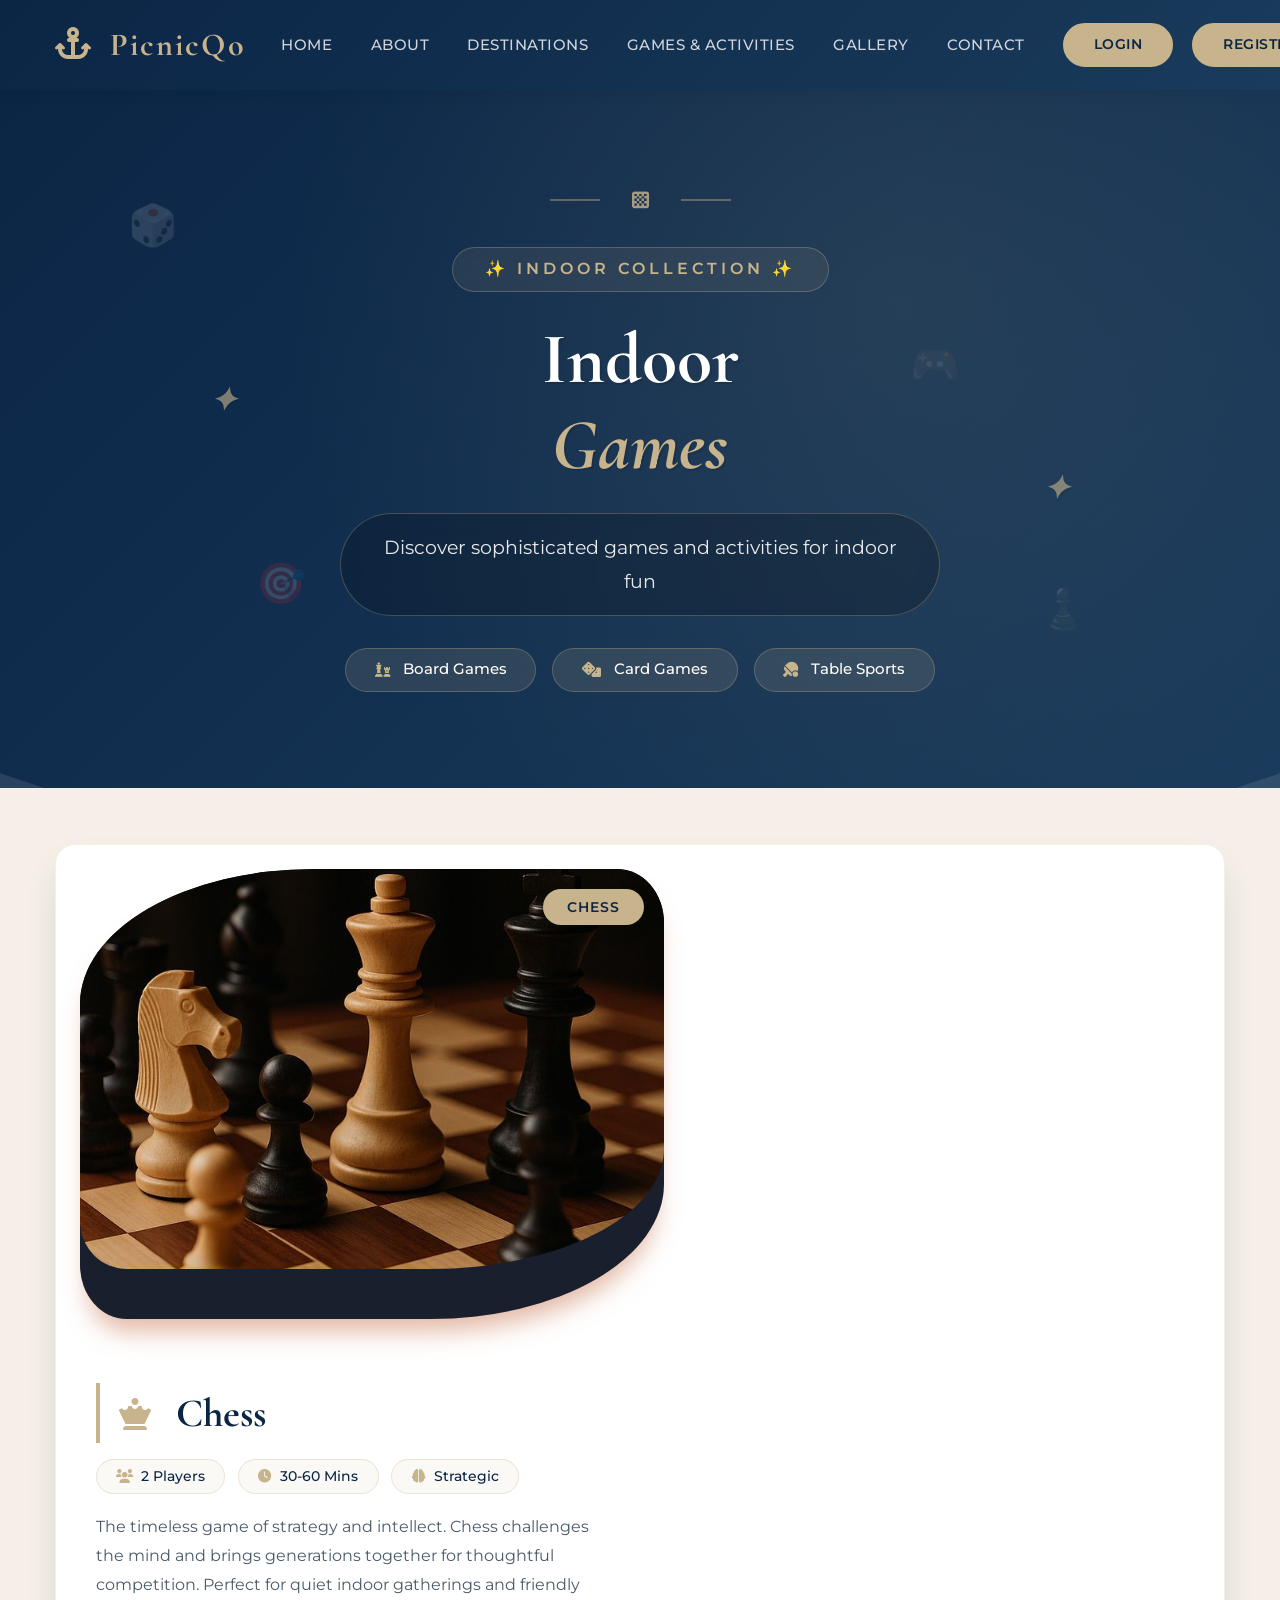
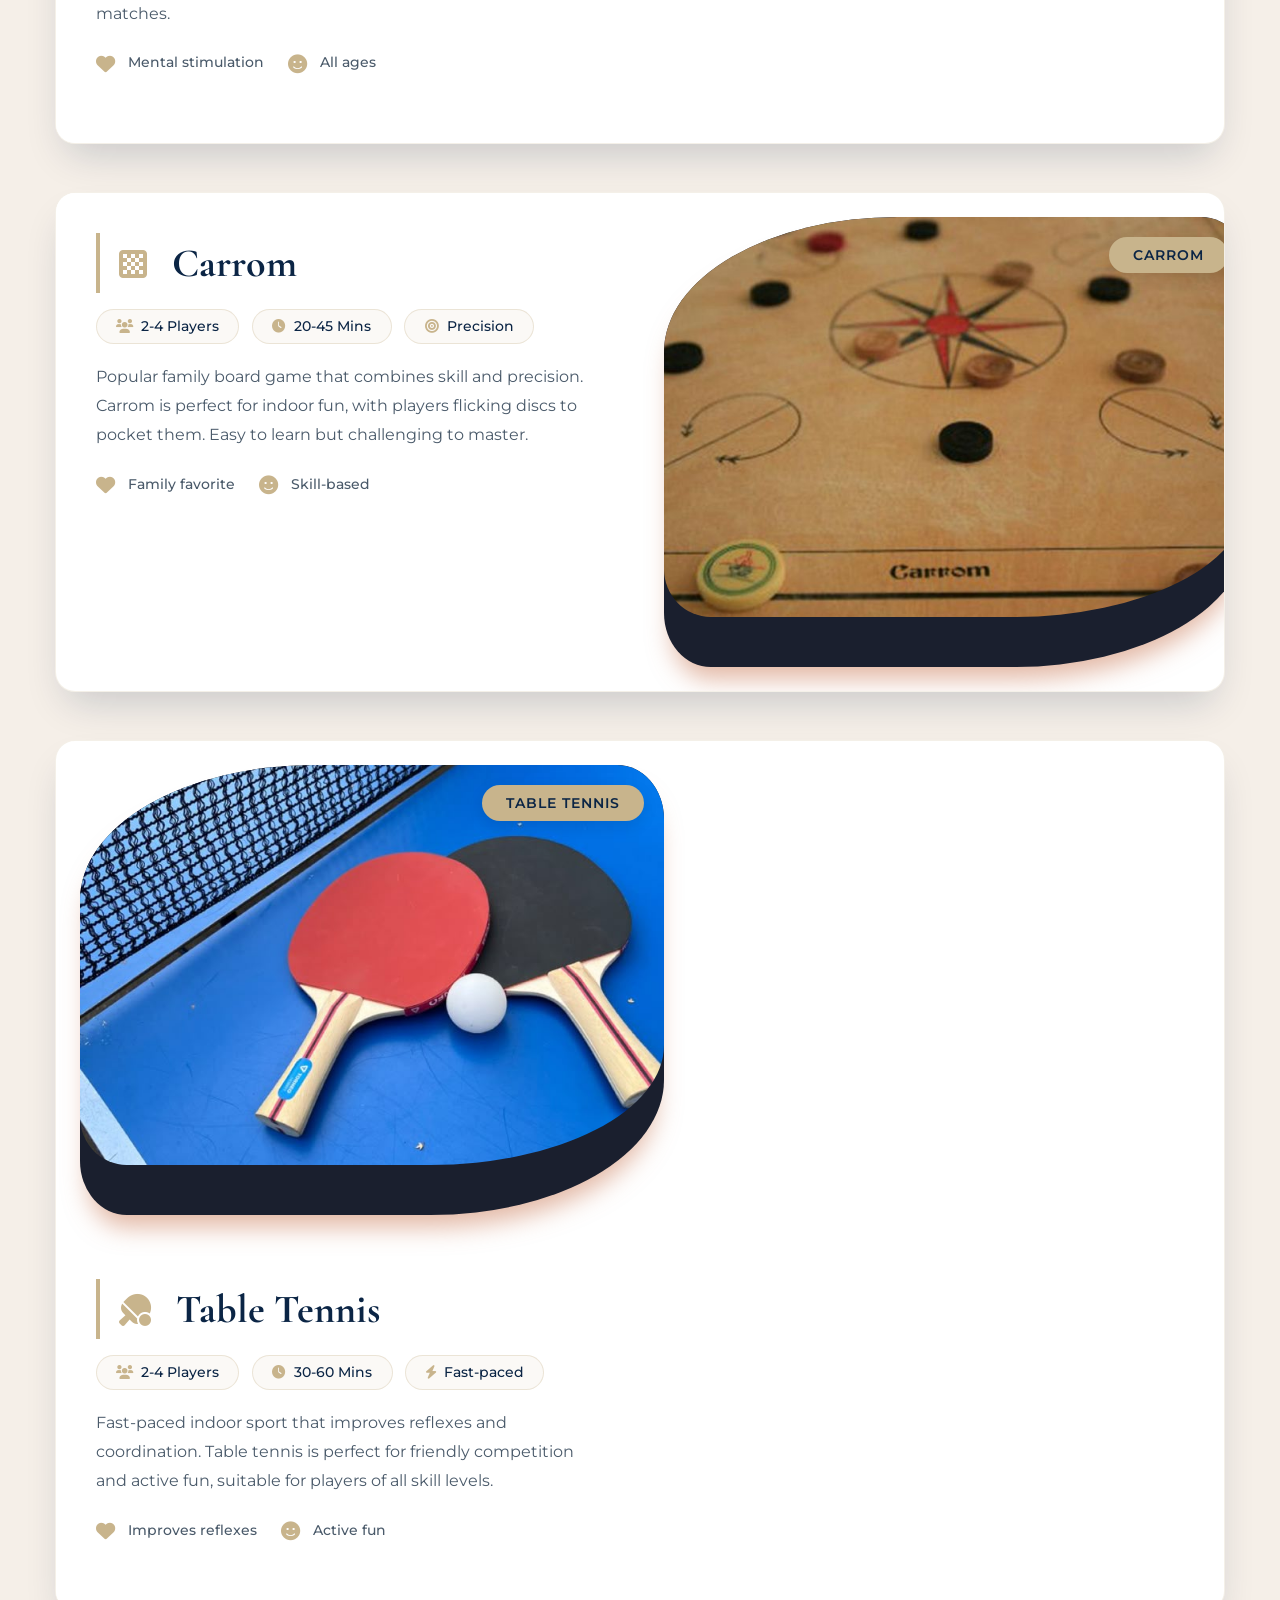
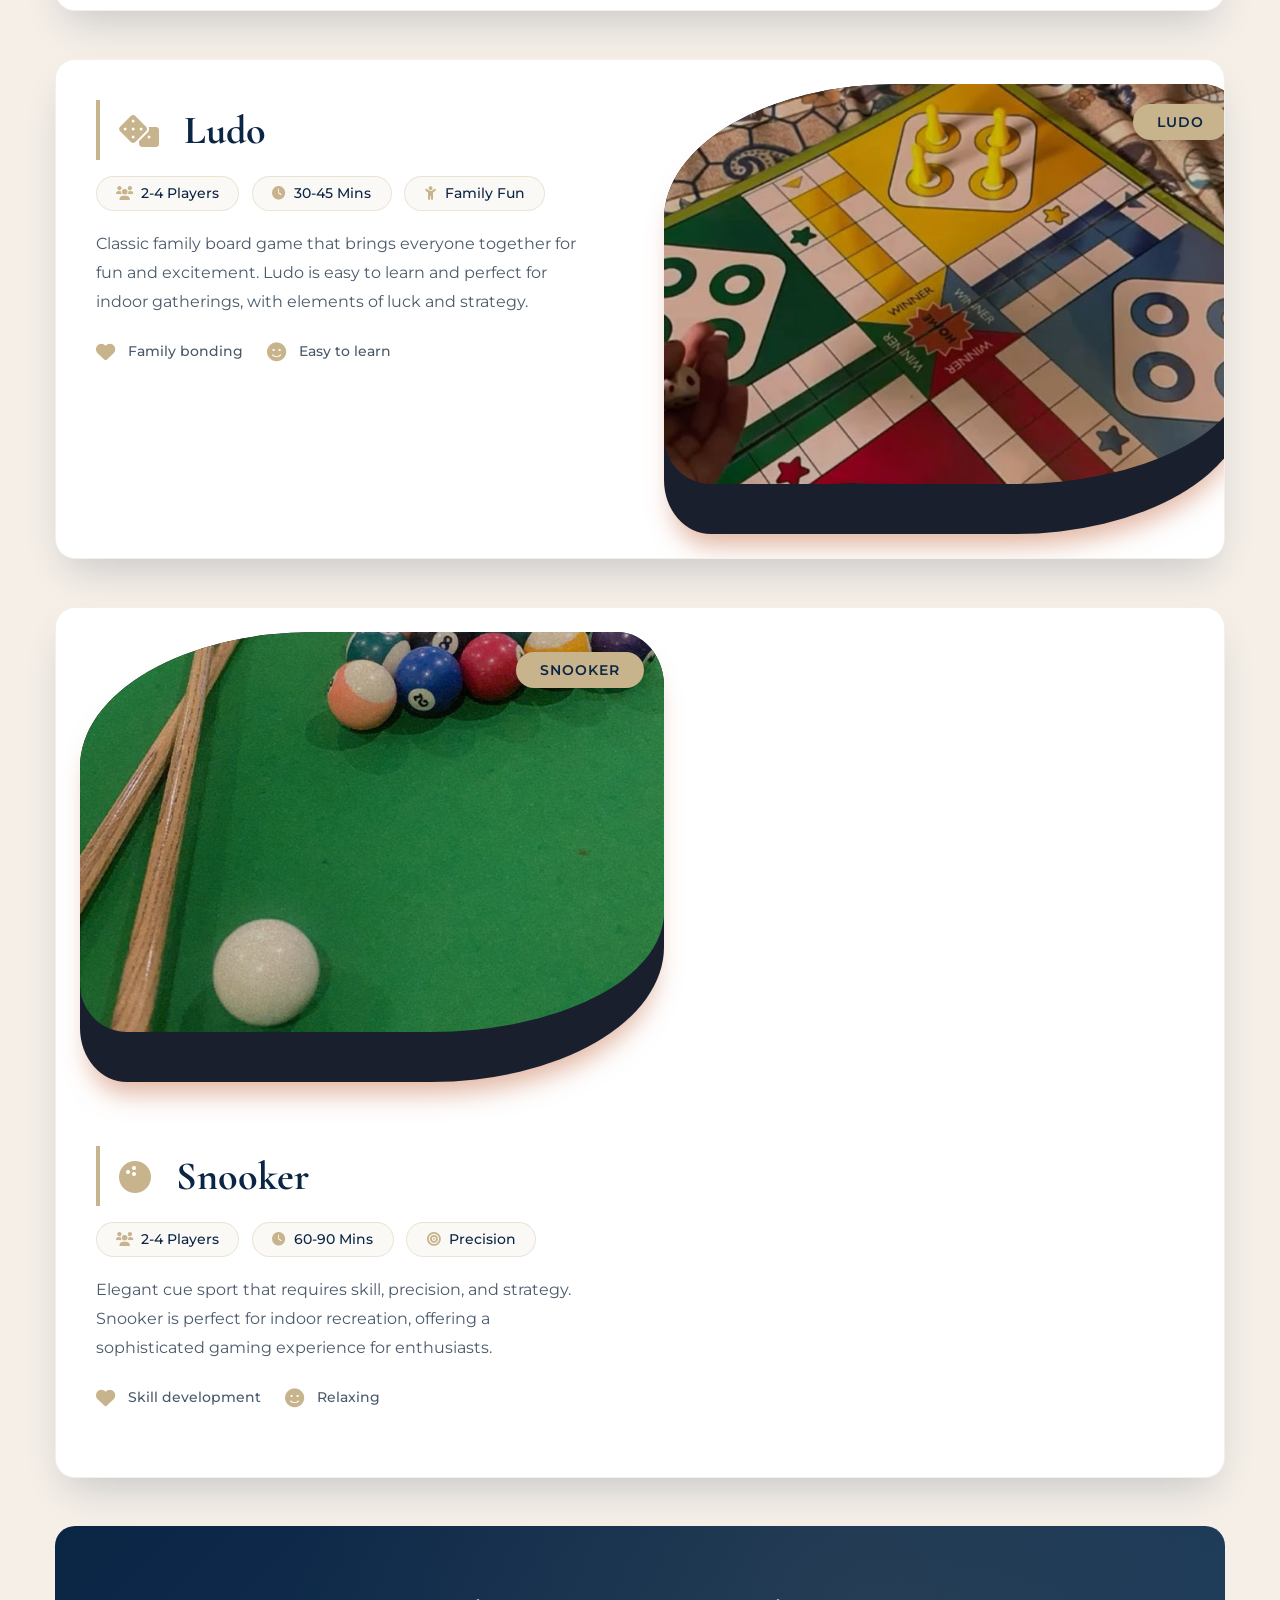
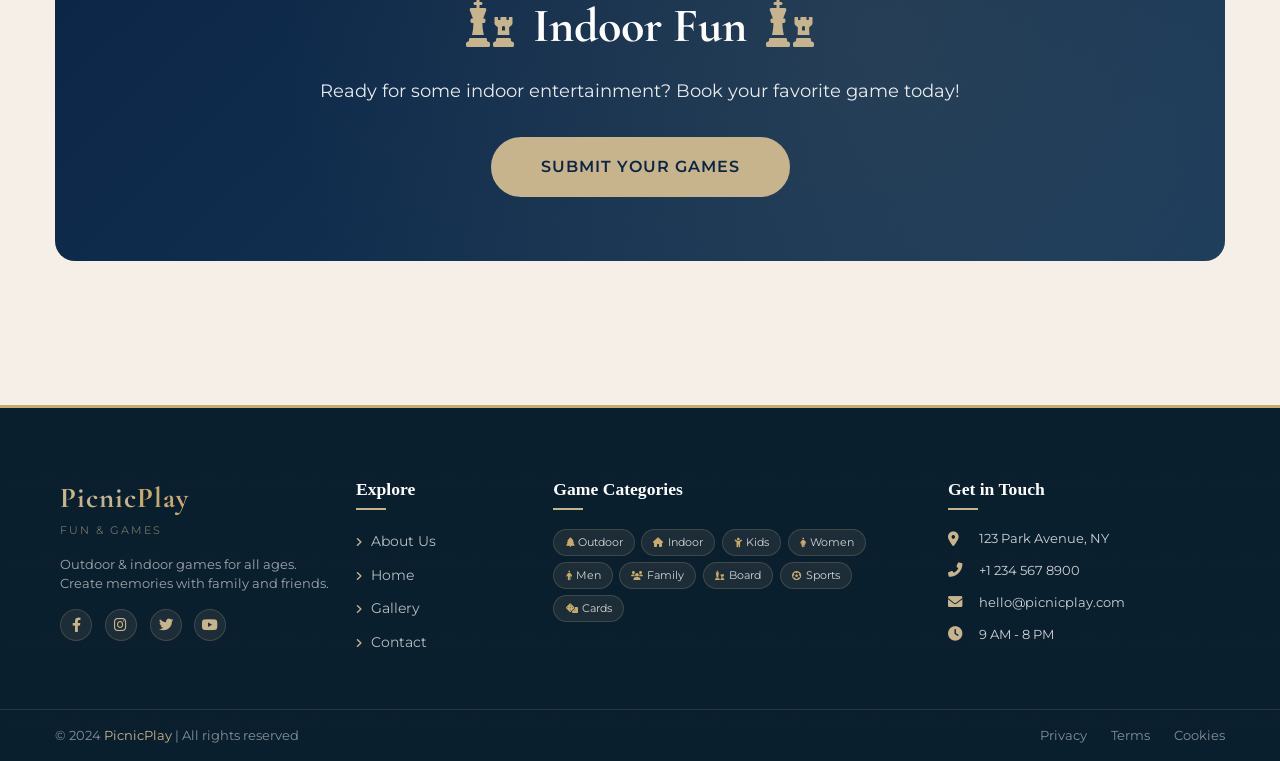
<file: indoor.html>
<!DOCTYPE html>
<html lang="en">
<head>
  <meta charset="UTF-8">
  <meta name="viewport" content="width=device-width, initial-scale=1.0">
  <title>Indoor Games · Premium Collection | PicnicPlays</title>
  <!-- Bootstrap 5 CSS -->
  <link href="https://cdn.jsdelivr.net/npm/bootstrap@5.3.2/dist/css/bootstrap.min.css" rel="stylesheet">
  <!-- Google Fonts - Law Firm Elegance -->
  <link href="https://fonts.googleapis.com/css2?family=Cormorant+Garamond:wght@400;500;600;700;800&family=Montserrat:wght@300;400;500;600;700&display=swap" rel="stylesheet">
  <!-- Font Awesome 6 -->
  <link rel="stylesheet" href="https://cdnjs.cloudflare.com/ajax/libs/font-awesome/6.0.0-beta3/css/all.min.css">
  <!-- Bootstrap Icons -->
  <link rel="stylesheet" href="https://cdn.jsdelivr.net/npm/bootstrap-icons@1.11.3/font/bootstrap-icons.min.css">
  <link rel="stylesheet" href="style.css">
  <link rel="icon" type="image/png" sizes="32x32" href="favicon-32x32.png">
  <style>
    * {
      margin: 0;
      padding: 0;
      box-sizing: border-box;
    }

    body {
      font-family: 'Montserrat', sans-serif;
      background: #f5efe8;
      color: #2d3e40;
      overflow-x: hidden;
    }

    h1, h2, h3, h4 {
      font-family: 'Cormorant Garamond', serif;
      font-weight: 700;
    }

    /* ===== NAVBAR ===== */
    .navbar {
      background: linear-gradient(135deg, #0b2545 0%, #1a3b5c 100%);
    }

    /* ===== INDOOR HERO SECTION - LAW FIRM ELEGANCE ===== */
    .indoor-hero {
      background: linear-gradient(135deg, #0b2545 0%, #1a3b5c 100%);
      padding: 6rem 0;
      position: relative;
      color: white;
      overflow: hidden;
      min-height: 500px;
      display: flex;
      align-items: center;
      text-align: center;
    }

    .indoor-hero::before {
      content: '';
      position: absolute;
      bottom: 0;
      left: 0;
      width: 100%;
      height: 100px;
      background: url('data:image/svg+xml,<svg xmlns="http://www.w3.org/2000/svg" viewBox="0 0 1440 320"><path fill="%23ffffff" fill-opacity="0.1" d="M0,96L48,112C96,128,192,160,288,160C384,160,480,128,576,122.7C672,117,768,139,864,154.7C960,171,1056,181,1152,170.7C1248,160,1344,128,1392,112L1440,96L1440,320L1392,320C1344,320,1248,320,1152,320C1056,320,960,320,864,320C768,320,672,320,576,320C480,320,384,320,288,320C192,320,96,320,48,320L0,320Z"></path></svg>');
      background-size: cover;
      background-repeat: no-repeat;
      z-index: 2;
    }

    .indoor-hero::after {
      content: '';
      position: absolute;
      top: 0;
      left: 0;
      width: 100%;
      height: 100%;
      background: radial-gradient(circle at 70% 30%, rgba(200, 180, 140, 0.1) 0%, transparent 60%);
      pointer-events: none;
    }

    .hero-content {
      position: relative;
      z-index: 10;
      max-width: 800px;
      margin: 0 auto;
    }

    .hero-decoration {
      display: flex;
      align-items: center;
      justify-content: center;
      gap: 2rem;
      margin-bottom: 2rem;
    }

    .decoration-line {
      width: 50px;
      height: 2px;
      background: rgba(200, 180, 140, 0.4);
    }

    .decoration-icon {
      color: #c8b48c;
      font-size: 1.2rem;
      opacity: 0.8;
    }

    .hero-subtitle {
      color: #c8b48c;
      font-size: 1rem;
      font-weight: 600;
      text-transform: uppercase;
      letter-spacing: 4px;
      display: inline-block;
      background: rgba(200, 180, 140, 0.1);
      padding: 0.6rem 2rem;
      border: 1px solid rgba(200, 180, 140, 0.3);
      margin-bottom: 1.5rem;
      border-radius: 50px;
      backdrop-filter: blur(5px);
    }

    .hero-title {
      font-family: "Cormorant Garamond", serif;
      font-size: 4.5rem;
      font-weight: 800;
      color: white;
      margin-bottom: 1.5rem;
      line-height: 1.2;
      text-shadow: 2px 2px 0 rgba(0, 0, 0, 0.1);
    }

    .hero-title .gold-text {
      color: #c8b48c;
      position: relative;
      font-style: italic;
    }

    .hero-title .gold-text::before {
      content: '✦';
      position: absolute;
      top: -20px;
      left: -30px;
      font-size: 2rem;
      opacity: 0.6;
    }

    .hero-title .gold-text::after {
      content: '✦';
      position: absolute;
      bottom: -20px;
      right: -30px;
      font-size: 2rem;
      opacity: 0.6;
    }

    .hero-description {
      color: rgba(255, 255, 255, 0.9);
      font-size: 1.2rem;
      line-height: 1.8;
      max-width: 600px;
      margin: 0 auto 2rem;
      padding: 1rem 2rem;
      background: rgba(0, 0, 0, 0.2);
      border-radius: 60px;
      backdrop-filter: blur(10px);
      border: 1px solid rgba(200, 180, 140, 0.3);
    }

    .badge-container {
      display: flex;
      justify-content: center;
      gap: 1rem;
      flex-wrap: wrap;
    }

    .hero-badge {
      background: rgba(200, 180, 140, 0.15);
      backdrop-filter: blur(10px);
      color: white;
      padding: 0.6rem 1.8rem;
      border-radius: 50px;
      font-weight: 500;
      font-size: 0.95rem;
      border: 1px solid rgba(200, 180, 140, 0.3);
      display: flex;
      align-items: center;
      gap: 0.8rem;
    }

    .hero-badge i {
      color: #c8b48c;
    }

    /* Floating Elements */
    .floating-elements {
      position: absolute;
      width: 100%;
      height: 100%;
      top: 0;
      left: 0;
      pointer-events: none;
      z-index: 5;
    }

    .float-icon {
      position: absolute;
      font-size: 2.5rem;
      opacity: 0.15;
      animation: float 6s infinite ease-in-out;
    }

    .float-icon:nth-child(1) { top: 15%; left: 10%; animation-delay: 0s; }
    .float-icon:nth-child(2) { top: 70%; right: 15%; animation-delay: 1s; }
    .float-icon:nth-child(3) { bottom: 25%; left: 20%; animation-delay: 2s; }
    .float-icon:nth-child(4) { top: 35%; right: 25%; animation-delay: 3s; }

    @keyframes float {
      0%, 100% { transform: translateY(0) rotate(0deg); }
      50% { transform: translateY(-20px) rotate(5deg); }
    }

    /* ===== GAME CARDS - ELEGANT INDOOR THEME ===== */
    .game-card {
      background: #ffffff;
      border-radius: 20px;
      overflow: hidden;
      margin-bottom: 3rem;
      box-shadow: 0 20px 40px -12px rgba(11, 37, 69, 0.2);
      transition: all 0.4s ease;
      border: 1px solid rgba(200, 180, 140, 0.2);
    }

    .game-card:hover {
      transform: translateY(-8px);
      box-shadow: 0 30px 50px -15px rgba(11, 37, 69, 0.3);
      border-color: #c8b48c;
    }

    /* Image Styles - Wave Shape */
    .game-image {
      position: relative;
      overflow: hidden;
      border-radius: 40% 8% 40% 8% / 30% 12% 30% 12%;
      box-shadow: 0 20px 25px -8px rgba(200, 113, 75, 0.5);
      height: 450px;
      width: 100%;
      margin: 1.5rem;
    }

    .game-image img {
      width: 100%;
      height: 100%;
      object-fit: cover;
      transition: transform 0.5s ease;
      border-radius: 40% 8% 40% 8% / 30% 12% 30% 12%;
    }

    .game-card:hover .game-image img {
      transform: scale(1.05);
    }

    /* Gold Corner Accents */
    .game-image::before {
      content: '';
      position: absolute;
      top: 20px;
      left: 20px;
      width: 40px;
      height: 40px;
      border-top: 2px solid #c8b48c;
      border-left: 2px solid #c8b48c;
      z-index: 10;
      opacity: 0.7;
      pointer-events: none;
    }

    .game-image::after {
      content: '';
      position: absolute;
      bottom: 20px;
      right: 20px;
      width: 40px;
      height: 40px;
      border-bottom: 2px solid #c8b48c;
      border-right: 2px solid #c8b48c;
      z-index: 10;
      opacity: 0.7;
      pointer-events: none;
    }

    .image-badge {
      position: absolute;
      top: 20px;
      right: 20px;
      background: #c8b48c;
      color: #0b2545;
      padding: 0.5rem 1.5rem;
      font-weight: 600;
      font-size: 0.85rem;
      text-transform: uppercase;
      letter-spacing: 1px;
      z-index: 20;
      box-shadow: 0 5px 15px rgba(0,0,0,0.1);
      border-radius: 30px;
    }

    .game-content {
      padding: 2.5rem;
      background: #ffffff;
      display: flex;
      flex-direction: column;
      justify-content: center;
      height: 100%;
    }

    .game-content h2 {
      font-family: "Cormorant Garamond", serif;
      font-size: 2.5rem;
      font-weight: 700;
      color: #0b2545;
      margin-bottom: 1rem;
      border-left: 4px solid #c8b48c;
      padding-left: 1.2rem;
    }

    .game-content h2 i {
      color: #c8b48c;
      margin-right: 1rem;
      font-size: 2rem;
    }

    .game-tags {
      display: flex;
      flex-wrap: wrap;
      gap: 0.8rem;
      margin-bottom: 1.2rem;
    }

    .game-tag {
      background: rgba(200, 180, 140, 0.08);
      color: #0b2545;
      padding: 0.4rem 1.2rem;
      border-radius: 30px;
      font-size: 0.85rem;
      font-weight: 500;
      display: flex;
      align-items: center;
      gap: 0.5rem;
      border: 1px solid rgba(200, 180, 140, 0.3);
    }

    .game-tag i {
      color: #c8b48c;
    }

    .game-description {
      font-size: 1rem;
      line-height: 1.8;
      color: #4a5a6a;
      margin-bottom: 1.5rem;
    }

    .feature-list {
      display: flex;
      flex-wrap: wrap;
      gap: 1.5rem;
      margin-bottom: 1.8rem;
    }

    .feature-item {
      display: flex;
      align-items: center;
      gap: 0.8rem;
    }

    .feature-item i {
      font-size: 1.2rem;
      color: #c8b48c;
    }

    .feature-item span {
      font-size: 0.9rem;
      color: #4a5a6a;
      font-weight: 500;
    }


    /* ===== CTA SECTION ===== */
    .cta-section {
      padding: 4rem 0;
      background: linear-gradient(135deg, #0b2545 0%, #1a3b5c 100%);
      border-radius: 20px;
      margin: 3rem 0;
      position: relative;
      overflow: hidden;
    }

    .cta-section::before {
      content: '';
      position: absolute;
      top: 0;
      left: 0;
      width: 100%;
      height: 100%;
      background: url('data:image/svg+xml,<svg xmlns="http://www.w3.org/2000/svg" viewBox="0 0 100 100" preserveAspectRatio="none"><path d="M0,0 L100,0 L100,100 L0,100 Z" fill="none" stroke="rgba(200,180,140,0.05)" stroke-width="1" stroke-dasharray="5,5"/></svg>');
      background-size: 30px 30px;
      opacity: 0.2;
    }

    .cta-content {
      text-align: center;
      color: white;
      position: relative;
      z-index: 10;
    }

    .cta-content h2 {
      font-size: 3rem;
      margin-bottom: 1rem;
      color: white;
    }

    .cta-content h2 i {
      color: #c8b48c;
      margin: 0 0.5rem;
    }

    .cta-content p {
      font-size: 1.1rem;
      margin-bottom: 2rem;
      opacity: 0.9;
    }

    .cta-btn {
      background: #c8b48c;
      color: #0b2545;
      border: none;
      border-radius: 50px;
      padding: 1rem 3rem;
      font-weight: 600;
      font-size: 1rem;
      border: 2px solid #c8b48c;
      transition: all 0.3s ease;
      text-transform: uppercase;
      letter-spacing: 1px;
      text-decoration: none;
      display: inline-block;
    }

    .cta-btn:hover {
      background: transparent;
      color: #c8b48c;
    }

    /* ===== FOOTER ===== */
    .picnic-footer-compact {
      background: #0a1f2e;
      color: #fff;
      position: relative;
      width: 100%;
      margin-top: 3rem;
    }

    .footer-content {
      padding: 3rem 0 1.5rem;
    }

    .footer-logo-compact h4 {
      font-family: 'Cormorant Garamond', serif;
      font-size: 1.8rem;
      font-weight: 700;
      color: #c8b48c;
    }

    .footer-logo-compact p {
      color: rgba(200, 180, 140, 0.7);
      font-size: 0.7rem;
      letter-spacing: 2px;
      text-transform: uppercase;
    }

    .footer-heading-compact {
      font-size: 1.1rem;
      font-weight: 600;
      color: #fff;
      margin-bottom: 1.2rem;
      position: relative;
      padding-bottom: 0.5rem;
    }

    .footer-heading-compact::after {
      content: '';
      position: absolute;
      bottom: 0;
      left: 0;
      width: 30px;
      height: 2px;
      background: #c8b48c;
    }

    .footer-links-compact {
      list-style: none;
      padding: 0;
      margin: 0;
    }

    .footer-links-compact li {
      margin-bottom: 0.6rem;
    }

    .footer-links-compact a {
      color: rgba(255, 255, 255, 0.7);
      text-decoration: none;
      font-size: 0.85rem;
      transition: all 0.3s ease;
    }

    .footer-links-compact a:hover {
      color: #c8b48c;
      transform: translateX(5px);
    }

    .footer-links-compact a i {
      margin-right: 5px;
      color: #c8b48c;
    }

    .games-tags-compact {
      display: flex;
      flex-wrap: wrap;
      gap: 0.4rem;
    }

    .game-tag-compact {
      background: rgba(200, 180, 140, 0.1);
      border: 1px solid rgba(200, 180, 140, 0.2);
      padding: 0.25rem 0.7rem;
      border-radius: 20px;
      color: rgba(255, 255, 255, 0.8);
      font-size: 0.7rem;
      transition: all 0.3s ease;
      display: inline-flex;
      align-items: center;
      gap: 4px;
    }

    .game-tag-compact:hover {
      background: #c8b48c;
      color: #0a1f2e;
    }

    .contact-info-compact {
      list-style: none;
      padding: 0;
      margin: 0;
    }

    .contact-info-compact li {
      display: flex;
      align-items: center;
      gap: 0.8rem;
      margin-bottom: 0.8rem;
      color: rgba(255, 255, 255, 0.8);
      font-size: 0.8rem;
    }

    .contact-info-compact li i {
      color: #c8b48c;
      width: 18px;
    }

    .social-icons-compact {
      display: flex;
      gap: 0.8rem;
      margin: 1rem 0 0.5rem;
    }

    .social-icon-compact {
      width: 32px;
      height: 32px;
      background: rgba(200, 180, 140, 0.1);
      border: 1px solid rgba(200, 180, 140, 0.2);
      border-radius: 50%;
      display: flex;
      align-items: center;
      justify-content: center;
      color: #c8b48c;
      text-decoration: none;
      transition: all 0.3s ease;
    }

    .social-icon-compact:hover {
      background: #c8b48c;
      color: #0a1f2e;
      transform: translateY(-2px);
    }

    .footer-bottom-compact {
      border-top: 1px solid rgba(200, 180, 140, 0.15);
      padding: 1rem 0;
    }

    .copyright-compact {
      color: rgba(255, 255, 255, 0.5);
      font-size: 0.8rem;
    }

    .copyright-compact a {
      color: #c8b48c;
      text-decoration: none;
    }

    .footer-links-bottom {
      display: flex;
      gap: 1.5rem;
      justify-content: flex-end;
    }

    .footer-links-bottom a {
      color: rgba(255, 255, 255, 0.5);
      text-decoration: none;
      font-size: 0.8rem;
    }

    .footer-links-bottom a:hover {
      color: #c8b48c;
    }

    /* Responsive */
    @media (max-width: 991px) {
      .hero-title {
        font-size: 3.5rem;
      }
      .game-image {
        height: 350px;
        margin: 1rem;
      }
    }

    @media (max-width: 768px) {
      .hero-title {
        font-size: 2.8rem;
      }
      
      .hero-title .gold-text::before,
      .hero-title .gold-text::after {
        font-size: 1.5rem;
      }
      
      .hero-description {
        font-size: 1rem;
      }
      
      .game-content {
        padding: 2rem;
      }
      
      .game-content h2 {
        font-size: 2rem;
      }
      
      .cta-content h2 {
        font-size: 2.2rem;
      }
      
      .game-image {
        height: 300px;
        margin: 0.5rem;
      }
      
      .footer-links-bottom {
        justify-content: flex-start;
        margin-top: 0.5rem;
        flex-wrap: wrap;
        gap: 1rem;
      }
    }

    @media (max-width: 576px) {
      .hero-title {
        font-size: 2.2rem;
      }
      
      .hero-badge {
        padding: 0.4rem 1rem;
        font-size: 0.85rem;
      }
      
      .game-image {
        height: 250px;
        margin: 0.5rem;
      }
    }
  </style>
</head>
<body>

  <!-- Navbar -->
  <nav class="navbar navbar-expand-lg custom-navbar">
    <div class="container">
      <a class="navbar-brand" href="index.html">
        <i class="fas fa-anchor me-2" style="color: var(--primary);"></i>
        PicnicQo
      </a>
      <button class="navbar-toggler" type="button" data-bs-toggle="collapse" data-bs-target="#navbarNav" 
              aria-controls="navbarNav" aria-expanded="false" aria-label="Toggle navigation">
        <span class="navbar-toggler-icon"></span>
      </button>
      <div class="collapse navbar-collapse" id="navbarNav">
        <ul class="navbar-nav mx-auto mb-2 mb-lg-0">
          <li class="nav-item"><a class="nav-link" href="index.html">home</a></li>
          <li class="nav-item"><a class="nav-link" href="about.html">about</a></li>
          <li class="nav-item dropdown">
            <a class="nav-link dropdown-toggle" href="destinations.html" id="placesDropdown" role="button" data-bs-toggle="dropdown" aria-expanded="false">destinations</a>
            <ul class="dropdown-menu" aria-labelledby="placesDropdown">
              <li><a class="dropdown-item" href="beach.html">beach</a></li>
              <li><a class="dropdown-item" href="parks.html">parks</a></li>
              <li><a class="dropdown-item" href="water-parks.html">water-parks</a></li>
              <li><a class="dropdown-item" href="farm-house.html">farm-house</a></li>
                            <li><a class="dropdown-item" href="island.html">island</a></li>
            </ul>
          </li>
          <li class="nav-item dropdown">
            <a class="nav-link dropdown-toggle" href="#" id="gamesDropdown" role="button" data-bs-toggle="dropdown" aria-expanded="false">Games & Activities</a>
            <ul class="dropdown-menu" aria-labelledby="gamesDropdown">
              <li><a class="dropdown-item active" href="indoor.html">indoor games</a></li>
              <li><a class="dropdown-item" href="outdoor.html">outdoor games</a></li>
              <li><a class="dropdown-item" href="kids.html">kids games</a></li>
              <li><a class="dropdown-item" href="women.html">women games</a></li>
              <li><a class="dropdown-item" href="men.html">men games</a></li>
              <li><a class="dropdown-item" href="family.html">family games</a></li>
            </ul>
          </li>
          <li class="nav-item"><a class="nav-link" href="gallery.html">gallery</a></li>
          <li class="nav-item"><a class="nav-link" href="contact.html">contact</a></li>
        </ul>
        <div class="nav-buttons">
          <a class="nav-link btn-consultation" href="#" onclick="openLoginPopup()">Login</a>
          <a class="nav-link btn-consultation" href="#" onclick="openRegisterPopup()">Register</a>
        </div>
      </div>
    </div>
  </nav>

  <!-- Indoor Hero Section - Law Firm Elegance -->
  <section class="indoor-hero">
    <div class="floating-elements">
      <span class="float-icon">🎲</span>
      <span class="float-icon">♟️</span>
      <span class="float-icon">🎯</span>
      <span class="float-icon">🎮</span>
    </div>
    <div class="container">
      <div class="hero-content">
        <div class="hero-decoration">
          <span class="decoration-line"></span>
          <span class="decoration-icon"><i class="fas fa-chess-board"></i></span>
          <span class="decoration-line"></span>
        </div>
        
        <div class="hero-subtitle">
          ✨ INDOOR COLLECTION ✨
        </div>
        
        <h1 class="hero-title">
          Indoor <span class="gold-text">Games</span>
        </h1>
        
        <p class="hero-description">
          Discover sophisticated games and activities for indoor fun
        </p>
        
        <div class="badge-container">
          <span class="hero-badge"><i class="fas fa-chess"></i> Board Games</span>
          <span class="hero-badge"><i class="fas fa-dice"></i> Card Games</span>
          <span class="hero-badge"><i class="fas fa-table-tennis"></i> Table Sports</span>
        </div>
      </div>
    </div>
  </section>

  <!-- Main Content -->
  <div class="container my-5">

    <!-- Game 1: Chess (Image Left, Content Right) -->
    <div class="row game-card align-items-stretch g-0">
      <div class="col-md-6">
        <div class="game-image">
          <img src="./games-img/chess.jpg" alt="Chess game">
          <span class="image-badge">CHESS</span>
        </div>
      </div>
      <div class="col-md-6 game-content">
        <h2><i class="fas fa-chess-queen"></i> Chess</h2>
        <div class="game-tags">
          <span class="game-tag"><i class="fas fa-users"></i> 2 Players</span>
          <span class="game-tag"><i class="fas fa-clock"></i> 30-60 Mins</span>
          <span class="game-tag"><i class="fas fa-brain"></i> Strategic</span>
        </div>
        <p class="game-description">
          The timeless game of strategy and intellect. Chess challenges the mind and brings generations together for thoughtful competition. Perfect for quiet indoor gatherings and friendly matches.
        </p>
        <div class="feature-list">
          <div class="feature-item">
            <i class="fas fa-heart"></i>
            <span>Mental stimulation</span>
          </div>
          <div class="feature-item">
            <i class="fas fa-smile"></i>
            <span>All ages</span>
          </div>
        </div>
      </div>
    </div>

    <!-- Game 2: Carrom (Image Right, Content Left) -->
    <div class="row game-card align-items-stretch g-0 flex-md-row-reverse">
      <div class="col-md-6">
        <div class="game-image">
          <img src="./games-img/carrom.jpg" alt="Carrom board">
          <span class="image-badge">CARROM</span>
        </div>
      </div>
      <div class="col-md-6 game-content">
        <h2><i class="fas fa-chess-board"></i> Carrom</h2>
        <div class="game-tags">
          <span class="game-tag"><i class="fas fa-users"></i> 2-4 Players</span>
          <span class="game-tag"><i class="fas fa-clock"></i> 20-45 Mins</span>
          <span class="game-tag"><i class="fas fa-bullseye"></i> Precision</span>
        </div>
        <p class="game-description">
          Popular family board game that combines skill and precision. Carrom is perfect for indoor fun, with players flicking discs to pocket them. Easy to learn but challenging to master.
        </p>
        <div class="feature-list">
          <div class="feature-item">
            <i class="fas fa-heart"></i>
            <span>Family favorite</span>
          </div>
          <div class="feature-item">
            <i class="fas fa-smile"></i>
            <span>Skill-based</span>
          </div>
        </div>
      </div>
    </div>

    <!-- Game 3: Table Tennis (Image Left, Content Right) -->
    <div class="row game-card align-items-stretch g-0">
      <div class="col-md-6">
        <div class="game-image">
          <img src="./games-img/table tennis.jpg" alt="Table tennis">
          <span class="image-badge">TABLE TENNIS</span>
        </div>
      </div>
      <div class="col-md-6 game-content">
        <h2><i class="fas fa-table-tennis"></i> Table Tennis</h2>
        <div class="game-tags">
          <span class="game-tag"><i class="fas fa-users"></i> 2-4 Players</span>
          <span class="game-tag"><i class="fas fa-clock"></i> 30-60 Mins</span>
          <span class="game-tag"><i class="fas fa-bolt"></i> Fast-paced</span>
        </div>
        <p class="game-description">
          Fast-paced indoor sport that improves reflexes and coordination. Table tennis is perfect for friendly competition and active fun, suitable for players of all skill levels.
        </p>
        <div class="feature-list">
          <div class="feature-item">
            <i class="fas fa-heart"></i>
            <span>Improves reflexes</span>
          </div>
          <div class="feature-item">
            <i class="fas fa-smile"></i>
            <span>Active fun</span>
          </div>
        </div>
      </div>
    </div>

    <!-- Game 4: Ludo (Image Right, Content Left) -->
    <div class="row game-card align-items-stretch g-0 flex-md-row-reverse">
      <div class="col-md-6">
        <div class="game-image">
          <img src="./games-img/ludo.jpg" alt="Ludo game">
          <span class="image-badge">LUDO</span>
        </div>
      </div>
      <div class="col-md-6 game-content">
        <h2><i class="fas fa-dice"></i> Ludo</h2>
        <div class="game-tags">
          <span class="game-tag"><i class="fas fa-users"></i> 2-4 Players</span>
          <span class="game-tag"><i class="fas fa-clock"></i> 30-45 Mins</span>
          <span class="game-tag"><i class="fas fa-child"></i> Family Fun</span>
        </div>
        <p class="game-description">
          Classic family board game that brings everyone together for fun and excitement. Ludo is easy to learn and perfect for indoor gatherings, with elements of luck and strategy.
        </p>
        <div class="feature-list">
          <div class="feature-item">
            <i class="fas fa-heart"></i>
            <span>Family bonding</span>
          </div>
          <div class="feature-item">
            <i class="fas fa-smile"></i>
            <span>Easy to learn</span>
          </div>
        </div>
      </div>
    </div>

    <!-- Game 5: Snooker (Image Left, Content Right) -->
    <div class="row game-card align-items-stretch g-0">
      <div class="col-md-6">
        <div class="game-image">
          <img src="./games-img/Snooker time.jpg" alt="Snooker game">
          <span class="image-badge">SNOOKER</span>
        </div>
      </div>
      <div class="col-md-6 game-content">
        <h2><i class="fas fa-bowling-ball"></i> Snooker</h2>
        <div class="game-tags">
          <span class="game-tag"><i class="fas fa-users"></i> 2-4 Players</span>
          <span class="game-tag"><i class="fas fa-clock"></i> 60-90 Mins</span>
          <span class="game-tag"><i class="fas fa-bullseye"></i> Precision</span>
        </div>
        <p class="game-description">
          Elegant cue sport that requires skill, precision, and strategy. Snooker is perfect for indoor recreation, offering a sophisticated gaming experience for enthusiasts.
        </p>
        <div class="feature-list">
          <div class="feature-item">
            <i class="fas fa-heart"></i>
            <span>Skill development</span>
          </div>
          <div class="feature-item">
            <i class="fas fa-smile"></i>
            <span>Relaxing</span>
          </div>
        </div>
      </div>
    </div>

    <!-- CTA Section -->
    <div class="cta-section">
      <div class="container">
        <div class="cta-content">
          <h2><i class="fas fa-chess"></i> Indoor Fun <i class="fas fa-chess"></i></h2>
          <p>Ready for some indoor entertainment? Book your favorite game today!</p>
            <button class="cta-btn" onclick="alert('Thank you for your interest!')">
            Submit your Games
          </button>
        </div>
      </div>
    </div>

  </div>

        <!-- footer -->
    <footer class="picnic-footer-compact">
      <div class="container footer-content">
        <div class="row g-4">
          <!-- Col 1: Logo + Social (Small) -->
          <div class="col-lg-3 col-md-6">
            <div class="footer-logo-compact">
              <h4>Picnic<span>Play</span></h4>
              <p>FUN & GAMES</p>
            </div>
            <p
              style="
                color: rgba(255, 255, 255, 0.6);
                font-size: 0.8rem;
                line-height: 1.5;
                margin-bottom: 1rem;
              "
            >
              Outdoor & indoor games for all ages. Create memories with family
              and friends.
            </p>
            <div class="social-icons-compact">
              <a href="https://www.facebook.com/" class="social-icon-compact"
                target="_blank"><i class="fab fa-facebook-f"></i
              ></a>
              <a href="https://www.instagram.com/" class="social-icon-compact"
                target="_blank"><i class="fab fa-instagram"></i
              ></a>
              <a href="https://x.com/" class="social-icon-compact"
                target="_blank"><i class="fab fa-twitter"></i
              ></a>
              <a href="https://www.youtube.com/" class="social-icon-compact"
                target="_blank"><i class="fab fa-youtube"></i
              ></a>
            </div>
          </div>

          <!-- Col 2: Quick Links (Compact) -->
          <div class="col-lg-2 col-md-6">
            <h5 class="footer-heading-compact">Explore</h5>
            <ul class="footer-links-compact">
              <li>
                <a href="about.html"><i class="fas fa-angle-right"></i> About Us</a>
              </li>
               <li>
                <a href="index.html"><i class="fas fa-angle-right"></i> Home</a>
              </li>
              <li>
                <a href="gallery.html"><i class="fas fa-angle-right"></i> Gallery</a>
              </li>
                <a href="contact.html"><i class="fas fa-angle-right"></i> Contact</a>
              </li>
            </ul>
          </div>

          <!-- Col 3: Game Tags (Compact) -->
          <div class="col-lg-4 col-md-6">
            <h5 class="footer-heading-compact">Game Categories</h5>
            <div class="games-tags-compact">
              <span class="game-tag-compact"
                ><i class="fas fa-tree"></i> Outdoor</span
              >
              <span class="game-tag-compact"
                ><i class="fas fa-home"></i> Indoor</span
              >
              <span class="game-tag-compact"
                ><i class="fas fa-child"></i> Kids</span
              >
              <span class="game-tag-compact"
                ><i class="fas fa-female"></i> Women</span
              >
              <span class="game-tag-compact"
                ><i class="fas fa-male"></i> Men</span
              >
              <span class="game-tag-compact"
                ><i class="fas fa-users"></i> Family</span
              >
              <span class="game-tag-compact"
                ><i class="fas fa-chess"></i> Board</span
              >
              <span class="game-tag-compact"
                ><i class="fas fa-futbol"></i> Sports</span
              >
              <span class="game-tag-compact"
                ><i class="fas fa-dice"></i> Cards</span
              >
            </div>
          </div>

          <!-- Col 4: Contact (Compact) -->
          <div class="col-lg-3 col-md-6">
            <h5 class="footer-heading-compact">Get in Touch</h5>
            <ul class="contact-info-compact">
              <li><i class="fas fa-map-marker-alt"></i> 123 Park Avenue, NY</li>
              <li><i class="fas fa-phone-alt"></i> +1 234 567 8900</li>
              <li><i class="fas fa-envelope"></i> hello@picnicplay.com</li>
              <li><i class="fas fa-clock"></i> 9 AM - 8 PM</li>
            </ul>
          </div>
        </div>
      </div>

      <!-- Footer Bottom (Very Compact) -->
      <div class="footer-bottom-compact">
        <div class="container">
          <div class="row align-items-center">
            <div class="col-md-6">
              <div class="copyright-compact">
                © 2024 <a href="#">PicnicPlay</a> | All rights reserved
              </div>
            </div>
            <div class="col-md-6">
              <div class="footer-links-bottom">
                <a href="#">Privacy</a>
                <a href="#">Terms</a>
                <a href="#">Cookies</a>
              </div>
            </div>
          </div>
        </div>
      </div>
    </footer>








    

<!-- ===== LOGIN POPUP ===== -->
<div class="popup-overlay" id="loginPopup">
    <div class="popup-container">
        <!-- Close Button -->
        <div class="popup-close" onclick="closeLoginPopup()">
            <i class="fas fa-times"></i>
        </div>

        <!-- Popup Header -->
        <div class="popup-header">
            <h2>Welcome <span>Back!</span></h2>
            <p>Sign in to continue your picnic adventures</p>
        </div>

        <!-- Popup Body - Login Form -->
        <div class="popup-body">
            <form id="loginForm" onsubmit="return handleLogin(event)">
                <!-- Email Input -->
                <div class="input-group-custom">
                    <i class="fas fa-envelope input-icon"></i>
                    <input type="email" id="loginEmail" placeholder="Email Address" required>
                </div>

                <!-- Password Input -->
                <div class="input-group-custom">
                    <i class="fas fa-lock input-icon"></i>
                    <input type="password" id="loginPassword" placeholder="Password" required>
                    <i class="fas fa-eye password-toggle" onclick="togglePassword()"></i>
                </div>

                <!-- Remember Me & Forgot Password -->
                <div class="row-actions">
                    <div class="checkbox-group">
                        <input type="checkbox" id="rememberMe">
                        <label for="rememberMe">Remember me</label>
                    </div>
                    <div class="forgot-password">
                        <a href="#">Forgot Password?</a>
                    </div>
                </div>

                <!-- Login Button -->
                <button type="submit" class="login-btn">
                    <i class="fas fa-sign-in-alt me-2"></i>Login
                </button>
            </form>

            <!-- Divider -->
            <div class="divider">
                <span>or login with</span>
            </div>

            <!-- Social Login -->
            <div class="social-login">
                <a href="#" class="social-btn"><i class="fab fa-google"></i></a>
                <a href="#" class="social-btn"><i class="fab fa-facebook-f"></i></a>
                <a href="#" class="social-btn"><i class="fab fa-apple"></i></a>
            </div>

            <!-- Register Link -->
            <div class="register-link">
                Don't have an account? <a href="#">Register here</a>
            </div>
        </div>
    </div>
</div>
















<!-- ===== REGISTER POPUP (SIRF REGISTER WALA) ===== -->
<div class="popup-overlay" id="registerPopup">
    <div class="popup-container">
        <!-- Close Button -->
        <div class="popup-close" onclick="closeRegisterPopup()">
            <i class="fas fa-times"></i>
        </div>

        <!-- Popup Header -->
        <div class="popup-header">
            <h2>Join <span>PicniQo</span></h2>
            <p>Create your account and start your picnic adventures!</p>
        </div>

        <!-- Popup Body - Register Form -->
        <div class="popup-body">
            <form id="registerForm" onsubmit="return handleRegister(event)">
                <!-- Name Row - First & Last Name -->
                <div class="name-row">
                    <div class="input-group-custom">
                        <i class="fas fa-user input-icon"></i>
                        <input type="text" id="firstName" placeholder="First Name" required>
                    </div>
                    <div class="input-group-custom">
                        <i class="fas fa-user input-icon"></i>
                        <input type="text" id="lastName" placeholder="Last Name" required>
                    </div>
                </div>

                <!-- Email Input -->
                <div class="input-group-custom">
                    <i class="fas fa-envelope input-icon"></i>
                    <input type="email" id="registerEmail" placeholder="Email Address" required>
                </div>

                <!-- Phone Input -->
                <div class="input-group-custom">
                    <i class="fas fa-phone input-icon"></i>
                    <input type="tel" id="phone" placeholder="Phone Number" required>
                </div>

                <!-- Password Input -->
                <div class="input-group-custom">
                    <i class="fas fa-lock input-icon"></i>
                    <input type="password" id="registerPassword" placeholder="Password" required>
                    <i class="fas fa-eye password-toggle" onclick="togglePassword('registerPassword', this)"></i>
                </div>

                <!-- Confirm Password Input -->
                <div class="input-group-custom">
                    <i class="fas fa-lock input-icon"></i>
                    <input type="password" id="confirmPassword" placeholder="Confirm Password" required>
                    <i class="fas fa-eye password-toggle" onclick="togglePassword('confirmPassword', this)"></i>
                </div>

                <!-- Terms Checkbox -->
                <div class="terms-checkbox">
                    <input type="checkbox" id="terms" required>
                    <label for="terms">
                        I agree to the <a href="#">Terms of Service</a> and <a href="#">Privacy Policy</a>
                    </label>
                </div>

                <!-- Register Button -->
                <button type="submit" class="register-btn">
                    <i class="fas fa-user-plus me-2"></i>Create Account
                </button>
            </form>

            <!-- Divider -->
            <div class="divider">
                <span>or register with</span>
            </div>

            <!-- Social Login -->
            <div class="social-login">
                <a href="#" class="social-btn"><i class="fab fa-google"></i></a>
                <a href="#" class="social-btn"><i class="fab fa-facebook-f"></i></a>
                <a href="#" class="social-btn"><i class="fab fa-apple"></i></a>
            </div>

            <!-- Login Link -->
            <div class="login-link">
                Already have an account? <a href="#" onclick="openLoginPopup(); closeRegisterPopup(); return false;">Sign in here</a>
            </div>
        </div>
    </div>
</div>









  <!-- Bootstrap JS -->
  <script src="https://cdn.jsdelivr.net/npm/bootstrap@5.3.2/dist/js/bootstrap.bundle.min.js"></script>
  <script src="./script.js"></script>
</body>
</html>
</file>
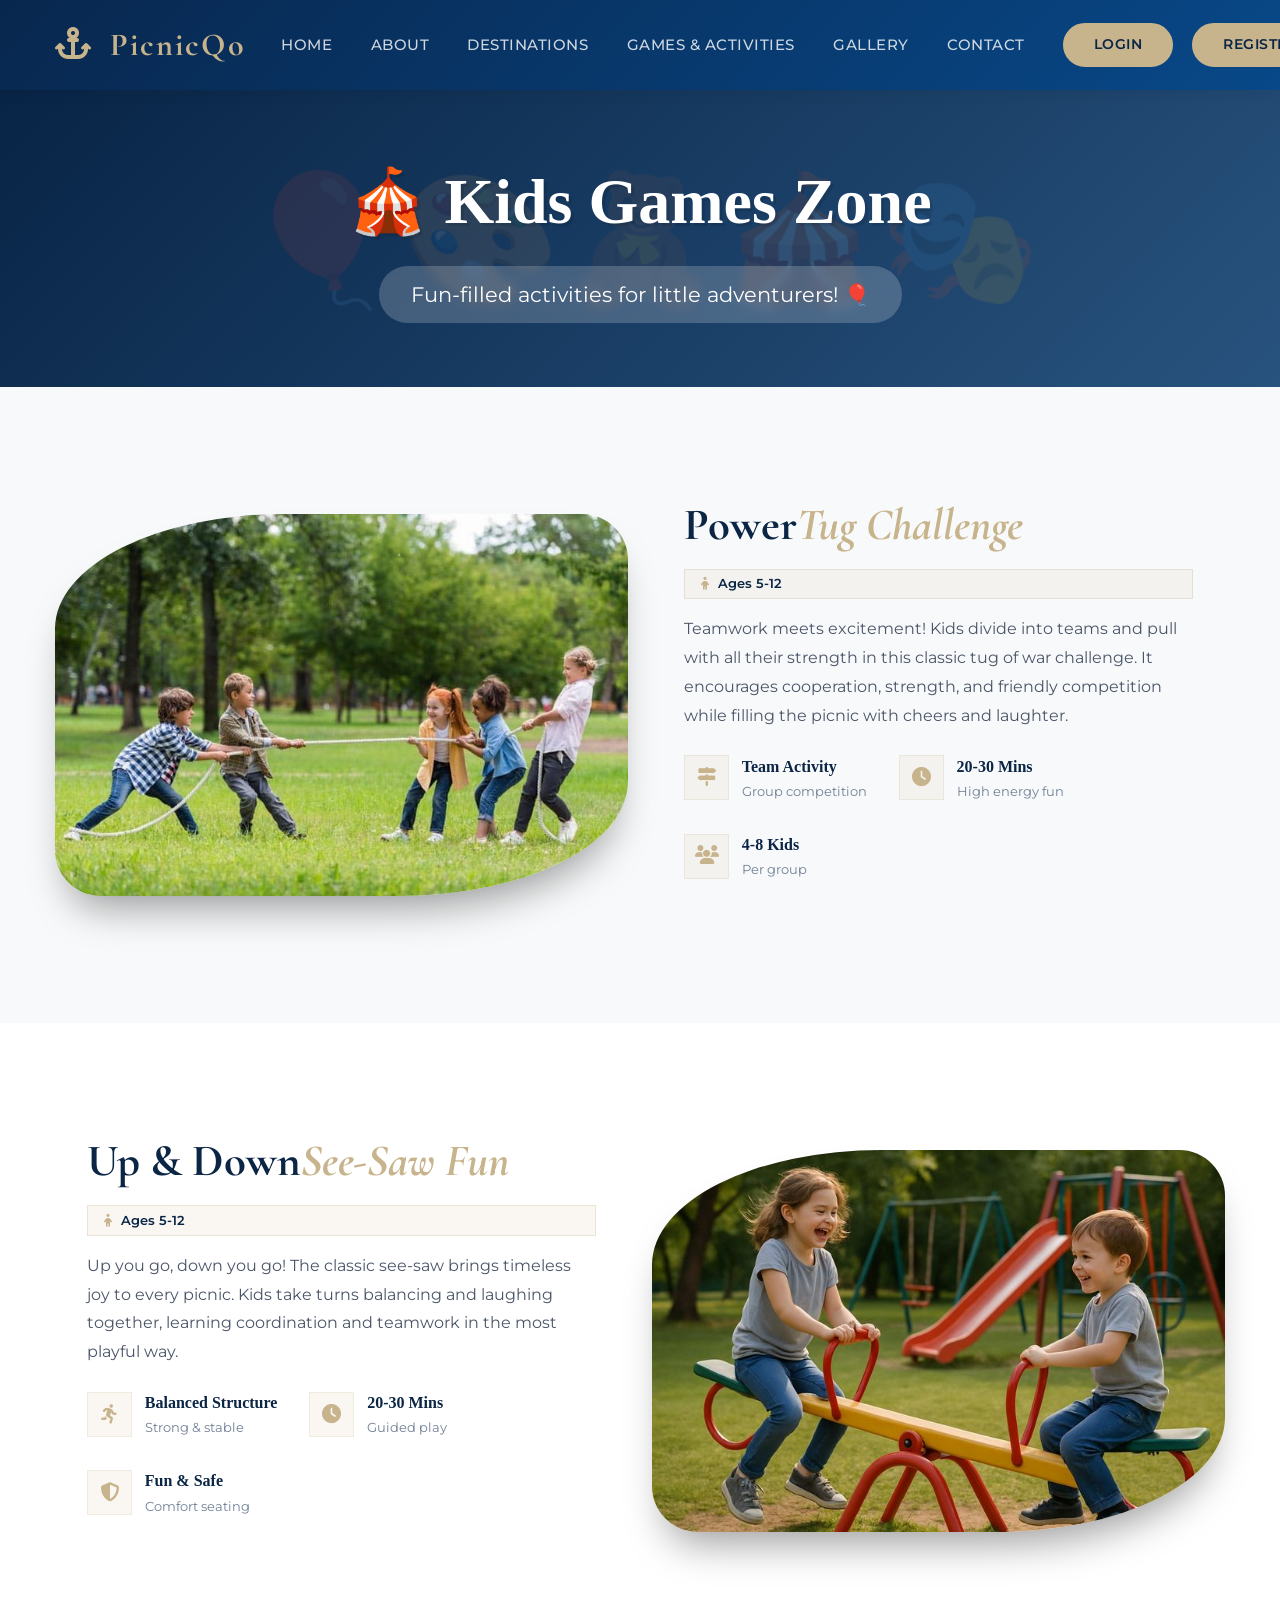
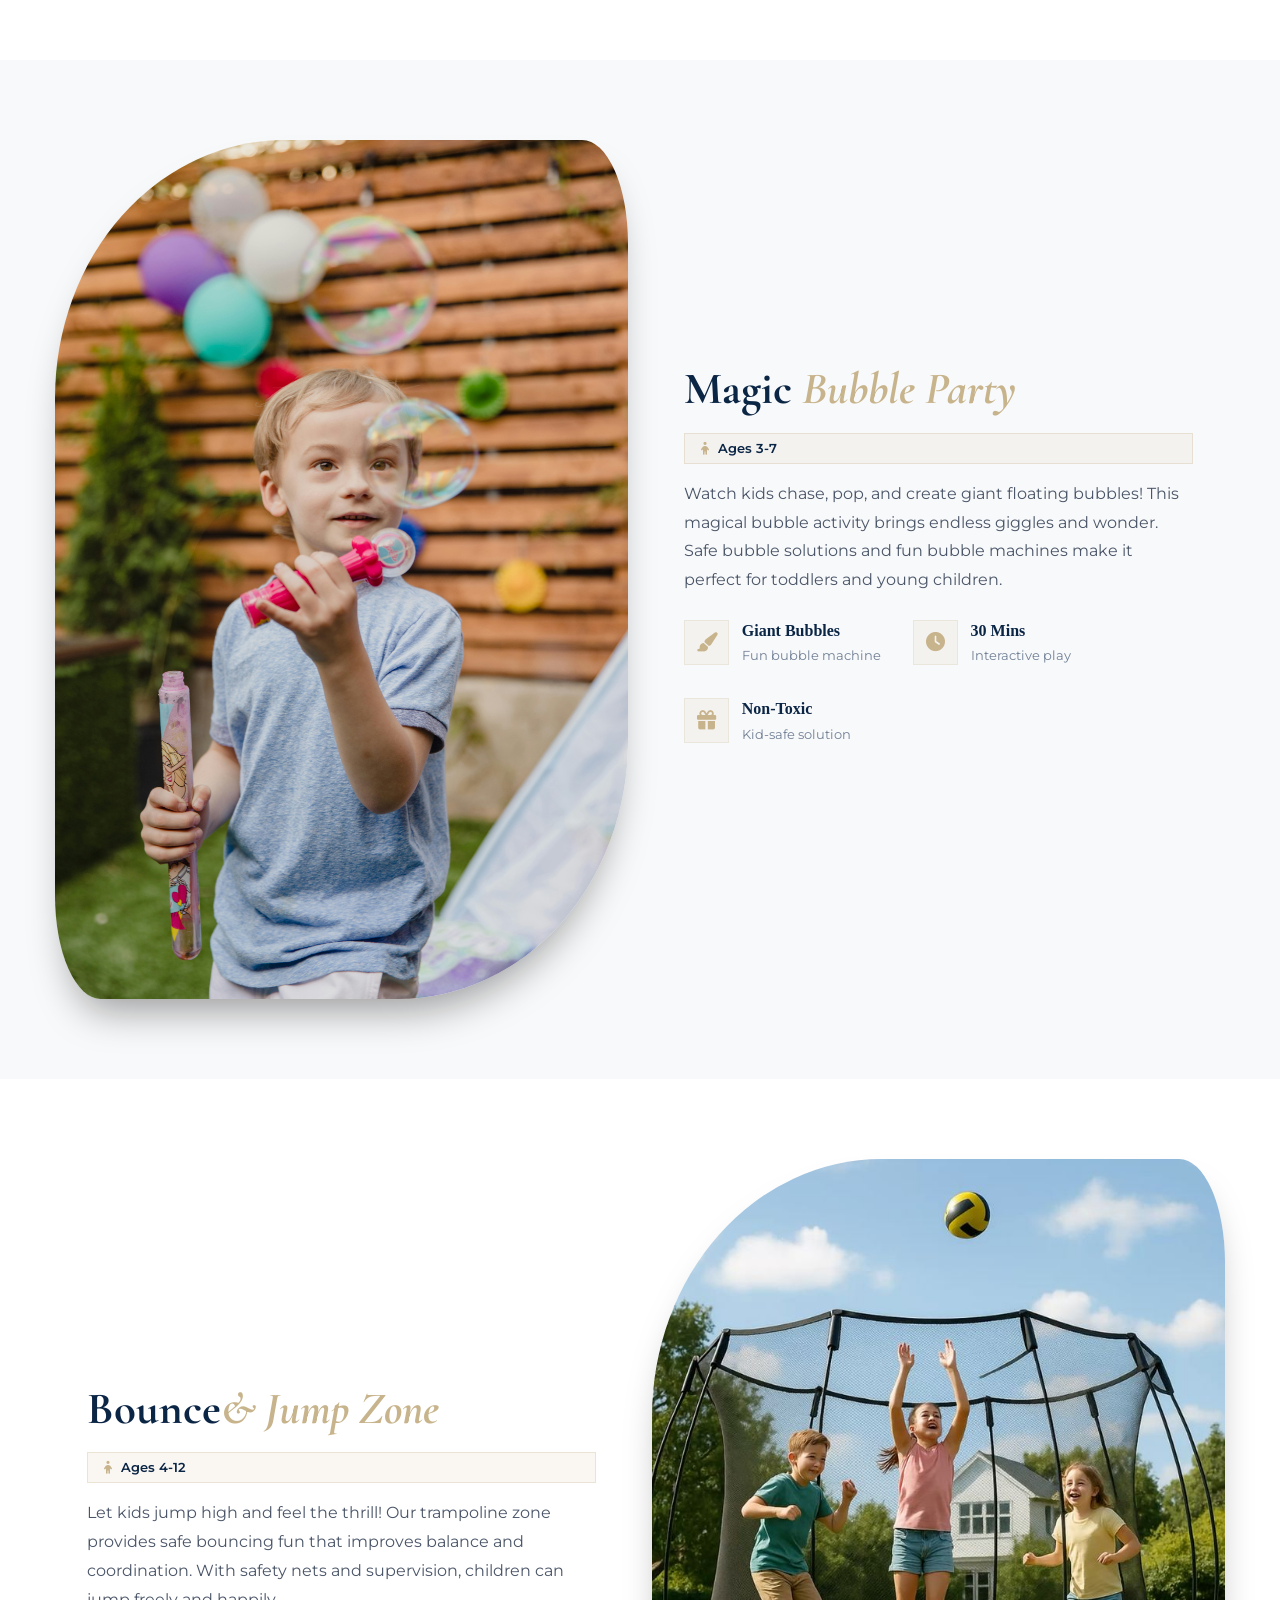
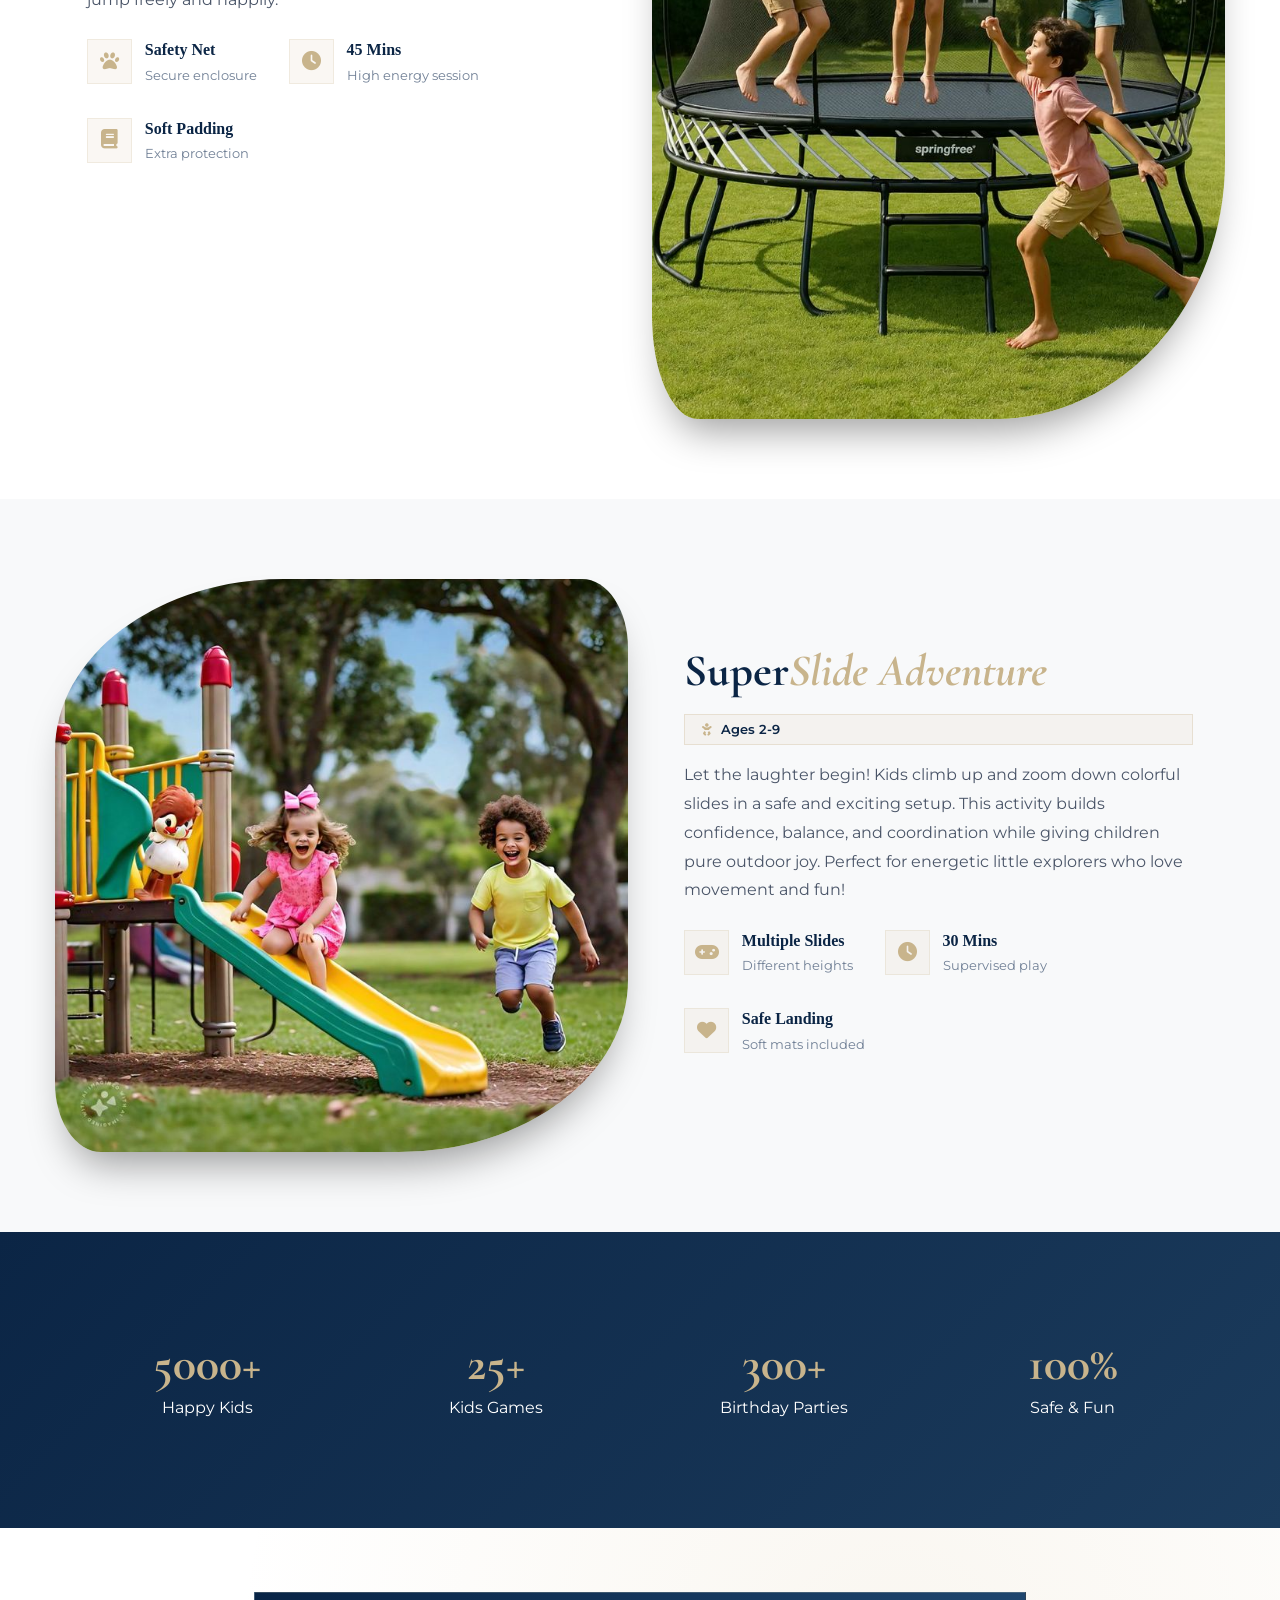
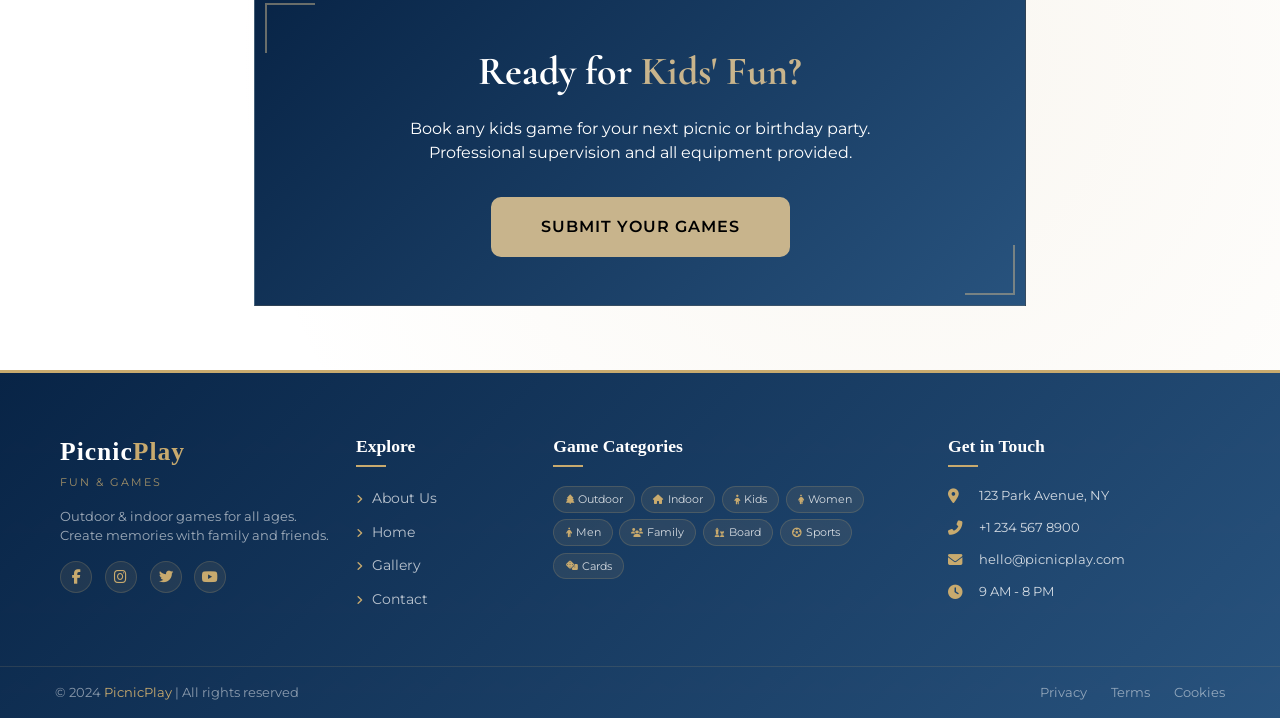
<file: kids.html>
<!DOCTYPE html>
<html lang="en">
<head>
    <meta charset="UTF-8">
    <meta name="viewport" content="width=device-width, initial-scale=1.0">
    <title>Kids Games - PicniQo</title>
    <!-- Bootstrap CSS -->
    <link href="https://cdn.jsdelivr.net/npm/bootstrap@5.3.0/dist/css/bootstrap.min.css" rel="stylesheet">
    <!-- Google Fonts -->
    <link href="https://fonts.googleapis.com/css2?family=Cormorant+Garamond:wght@400;500;600;700;800&family=Montserrat:wght@300;400;500;600;700&display=swap" rel="stylesheet">
    <!-- Font Awesome -->
    <link rel="stylesheet" href="https://cdnjs.cloudflare.com/ajax/libs/font-awesome/6.4.0/css/all.min.css">
    <!-- custom CSS -->
    <link rel="stylesheet" href="style.css">
    <link rel="icon" type="image/png" sizes="32x32" href="favicon-32x32.png">
<style>

    body {
            font-family: 'Montserrat', sans-serif;
            background: var(--light);
        }

        /* Kids Page - Home Theme */
        .kids-page {
            overflow-x: hidden;
        }

 /* Page Header */
.page-header {
    background: var(--dark);
    padding: 4rem 0;
    text-align: center;
    position: relative;
    overflow: hidden;
}

        .page-header::before {
            content: "🎈🎨🧸🎪🎭";
            position: absolute;
            top: 50%;
            left: 50%;
            transform: translate(-50%, -50%);
            font-size: 8rem;
            opacity: 0.1;
            white-space: nowrap;
            width: 100%;
            pointer-events: none;
        }

        .page-title {
            font-family: 'Playfair Display', serif;
            font-size: 4rem;
            font-weight: 800;
            color: #ffffff;
            text-shadow: 3px 3px 0 rgba(0, 0, 0, 0.1);
            margin-bottom: 1rem;
            position: relative;
            z-index: 2;
        }

        .page-subtitle {
            font-size: 1.3rem;
            color: #ffffff;
            max-width: 600px;
            margin: 0 auto;
            position: relative;
            z-index: 2;
            background: rgba(255, 255, 255, 0.2);
            padding: 0.8rem 2rem;
            border-radius: 50px;
            backdrop-filter: blur(5px);
            display: inline-block;
        }

        /* Section Styles */
        .games-section {
            padding: 5rem 0;
        }

        .games-section:nth-child(even) {
            background: #f8f9fa;
        }

        .games-section:nth-child(odd) {
            background: #ffffff;
        }

        /* Game Row - Bootstrap Grid */
        .game-row {
            margin-bottom: 4rem;
        }

        .game-row:last-child {
            margin-bottom: 0;
        }

        /* Image Wrapper */
.game-image-wrapper {
  position: relative;
  overflow: hidden;

  /* SAME WAVE SHAPE */
  border-radius: 40% 8% 40% 8% / 30% 12% 30% 12%;
}
        .game-image {
            width: 100%;
            height: 100%;
            object-fit: cover;
            transition: transform 0.5s ease;
        }

        .game-image-wrapper:hover .game-image {
            transform: scale(1.05);
        }

        /* Gold Corner Accents - Home Theme */
        .game-image-wrapper::before {
            content: '';
            position: absolute;
            top: 15px;
            left: 15px;
            width: 40px;
            height: 40px;
            border-top: 2px solid #c8b48c;
            border-left: 2px solid #c8b48c;
            z-index: 10;
            opacity: 0.7;
        }

        .game-image-wrapper::after {
            content: '';
            position: absolute;
            bottom: 15px;
            right: 15px;
            width: 40px;
            height: 40px;
            border-bottom: 2px solid #c8b48c;
            border-right: 2px solid #c8b48c;
            z-index: 10;
            opacity: 0.7;
        }

        /* Content Wrapper */
        .game-content-wrapper {
            padding: 2rem;
            height: 100%;
            display: flex;
            flex-direction: column;
            justify-content: center;
        }
        .game-name {
            font-family: 'Cormorant Garamond', serif;
            font-size: 2.8rem;
            font-weight: 700;
            color: #0b2545;
            margin-bottom: 1rem;
            line-height: 1.2;
        }

        .game-name span {
            color: #c8b48c;
            font-style: italic;
        }

        .game-description {
            color: #4a5568;
            font-size: 1rem;
            line-height: 1.8;
            margin-bottom: 1.5rem;
        }

        /* Age Badge */
        .age-badge {
            display: inline-block;
            background: rgba(200, 180, 140, 0.1);
            border: 1px solid rgba(200, 180, 140, 0.3);
            color: #0b2545;
            padding: 0.3rem 1rem;
            font-size: 0.8rem;
            font-weight: 600;
            margin-bottom: 1rem;
        }

        .age-badge i {
            color: #c8b48c;
            margin-right: 0.3rem;
        }

        /* Game Features */
        .game-features {
            display: flex;
            gap: 2rem;
            margin-bottom: 2rem;
            flex-wrap: wrap;
        }

        .feature {
            display: flex;
            align-items: center;
            gap: 0.8rem;
        }

        .feature-icon {
            width: 45px;
            height: 45px;
            background: rgba(200, 180, 140, 0.1);
            border: 1px solid rgba(200, 180, 140, 0.2);
            display: flex;
            align-items: center;
            justify-content: center;
            color: #c8b48c;
            font-size: 1.2rem;
            transition: all 0.3s ease;
        }

        .feature:hover .feature-icon {
            background: #c8b48c;
            color: #0b2545;
            transform: translateY(-3px);
        }

        .feature-text h6 {
            font-size: 1rem;
            font-weight: 600;
            color: #0b2545;
            margin-bottom: 0.2rem;
        }

        .feature-text p {
            font-size: 0.8rem;
            color: #718096;
            margin-bottom: 0;
        }

        /* Stats Section - Home Theme */
        .stats-section {
            background: linear-gradient(135deg, #0b2545 0%, #1b3b5c 100%);
            padding: 4rem 0;
            position: relative;
            overflow: hidden;
        }

        .stats-section::before {
            content: '';
            position: absolute;
            top: 0;
            left: 0;
            width: 100%;
            height: 100%;
            background: url('data:image/svg+xml,<svg xmlns="http://www.w3.org/2000/svg" viewBox="0 0 100 100" preserveAspectRatio="none"><path d="M0,0 L100,0 L100,100 L0,100 Z" fill="none" stroke="rgba(200,180,140,0.05)" stroke-width="1" stroke-dasharray="5,5"/></svg>');
            background-size: 30px 30px;
            opacity: 0.2;
        }

        .stat-box {
            text-align: center;
            color: white;
            padding: 1.5rem;
            position: relative;
            z-index: 2;
        }

        .stat-number {
            font-family: 'Cormorant Garamond', serif;
            font-size: 3rem;
            font-weight: 800;
            color: #c8b48c;
            margin-bottom: 0.5rem;
        }

        .stat-label {
            font-size: 1rem;
            text-transform: uppercase;
            letter-spacing: 2px;
            color: rgba(255, 255, 255, 0.8);
        }

        /* CTA Section */
        .cta-section {
            padding: 4rem 0;
            background: #ffffff;
        }

        .cta-box {
            background: #f8f9fa;
            border: 1px solid rgba(200, 180, 140, 0.2);
            padding: 3rem;
            text-align: center;
            position: relative;
        }

        .cta-box::before {
            content: '';
            position: absolute;
            top: 10px;
            left: 10px;
            width: 50px;
            height: 50px;
            border-top: 2px solid #c8b48c;
            border-left: 2px solid #c8b48c;
            opacity: 0.5;
        }

        .cta-box::after {
            content: '';
            position: absolute;
            bottom: 10px;
            right: 10px;
            width: 50px;
            height: 50px;
            border-bottom: 2px solid #c8b48c;
            border-right: 2px solid #c8b48c;
            opacity: 0.5;
        }

        .cta-title {
            font-family: 'Cormorant Garamond', serif;
            font-size: 2.5rem;
            font-weight: 700;
            color: #fff !important;
            margin-bottom: 1rem;
        }

        .cta-title span {
            color: #c8b48c;
        }

        .cta-text {
            color: #ffffff !important;
            font-size: 1rem;
            margin-bottom: 2rem;
            max-width: 500px;
            margin-left: auto;
            margin-right: auto;
        }

        .cta-btn {
            display: inline-block;
            background: var(--primary);
            color: #000 !important;
            padding: 1rem 3rem;
            text-decoration: none;
            font-weight: 600;
            text-transform: uppercase;
            letter-spacing: 1px;
            border: 2px solid var(--primary);
            transition: all 0.3s ease;
            border-radius: 10px;
        }

        .cta-btn:hover {
            background: transparent;
            color: #fff!important;
        }

        /* Responsive */
        @media (max-width: 991px) {
            .page-title {
                font-size: 3.5rem;
            }
            
            .page-title span {
                font-size: 2.5rem;
            }

            .game-name {
                font-size: 2.3rem;
            }

            .game-content-wrapper {
                padding: 2rem 0;
            }

            .game-row {
                margin-bottom: 3rem;
            }
        }

        @media (max-width: 768px) {
            .page-header {
                padding: 3rem 0;
            }

            .page-title {
                font-size: 2.8rem;
            }
            
            .page-title span {
                font-size: 2rem;
            }

            .page-subtitle {
                font-size: 1rem;
            }

            .game-image-wrapper {
                min-height: 300px;
            }

            .game-name {
                font-size: 2rem;
            }

            .game-features {
                gap: 1.5rem;
            }

            .stat-number {
                font-size: 2.5rem;
            }
        }

        @media (max-width: 576px) {
            .page-title {
                font-size: 2.2rem;
            }
            
            .page-title span {
                font-size: 1.6rem;
            }

            .game-name {
                font-size: 1.8rem;
            }

            .cta-title {
                font-size: 2rem;
            }
        }
  


</style>
</head>
<body class="kids-page">


    <!-- header -->

      <nav class="navbar navbar-expand-lg custom-navbar">
        <div class="container">
            <!-- Logo - Left -->
            <a class="navbar-brand" href="index.html">
                <i class="fas fa-anchor me-2" style="color: var(--primary-gold);"></i>
                PicnicQo
            </a>

            <!-- Toggler for Mobile -->
            <button class="navbar-toggler" type="button" data-bs-toggle="collapse" data-bs-target="#navbarNav" 
                    aria-controls="navbarNav" aria-expanded="false" aria-label="Toggle navigation">
                <span class="navbar-toggler-icon"></span>
            </button>

            <!-- Collapsible Menu -->
            <div class="collapse navbar-collapse" id="navbarNav">
                <!-- Menu - Center (using mx-auto) -->
                <ul class="navbar-nav mx-auto mb-2 mb-lg-0">
                    <li class="nav-item">
                        <a class="nav-link" href="index.html">home</a>
                    </li>
                    <li class="nav-item">
                        <a class="nav-link" href="about.html">about</a>
                    </li>
                    
                    <!-- Dropdown - Picnic Places -->
                    <li class="nav-item dropdown">
                        <a class="nav-link dropdown-toggle" href="destinations.html" id="placesDropdown" role="button" 
                           data-bs-toggle="dropdown" aria-expanded="false">
                            destinations
                        </a>
                        <ul class="dropdown-menu" aria-labelledby="placesDropdown">
                            <li><a class="dropdown-item" href="beach.html">beach</a></li>
                            <li><a class="dropdown-item" href="parks.html">parks</a></li>
                            <li><a class="dropdown-item" href="water-parks.html">water-parks</a></li>
                             <li><a class="dropdown-item" href="farm-house.html">farm-house</a></li>
                              <li><a class="dropdown-item" href="island.html">island</a></li>
                        </ul>
                    </li>

                    <!-- Dropdown - Games & Activities -->
                    <li class="nav-item dropdown">
                        <a class="nav-link dropdown-toggle" href="#" id="gamesDropdown" role="button" 
                           data-bs-toggle="dropdown" aria-expanded="false">
                            Games & Activities
                        </a>
                        <ul class="dropdown-menu" aria-labelledby="gamesDropdown">
                            <li><a class="dropdown-item" href="indoor.html">indoor games</a></li>
                            <li><a class="dropdown-item" href="outdoor.html">outdoor games</a></li>
                            <li><a class="dropdown-item active" href="kids.html">kids games</a></li>
                            <li><a class="dropdown-item" href="women.html">women games</a></li>
                            <li><a class="dropdown-item" href="men.html">men games</a></li>
                            <li><a class="dropdown-item" href="family.html">family games</a></li>
                        </ul>
                    </li>

                    <li class="nav-item">
                        <a class="nav-link" href="gallery.html">gallery</a>
                    </li>
                    <li class="nav-item">
                        <a class="nav-link" href="contact.html">contact</a>
                    </li>
                </ul>

                <!-- Buttons - Right -->
                <div class="nav-buttons">
                  <a class="nav-link btn-consultation" href="#" onclick="openLoginPopup()">Login</a>
                    <a class="nav-link btn-consultation" href="#"onclick="openRegisterPopup()">Register</a>
                </div>
            </div>
        </div>
    </nav>







    <!-- Kids Games Page - Home Theme -->
    <div class="kids-page">
        <header class="page-header">
            <div class="container">
                <h1 class="page-title">🎪 Kids Games Zone</h1>
                <p class="page-subtitle">Fun-filled activities for little adventurers! 🎈</p>
            </div>
        </header>

        <!-- Games Sections - Bootstrap Grid col-lg-6 -->

        <!-- Game 1: tug of war -->
        <section class="games-section">
            <div class="container">
                <div class="row game-row align-items-center">
                    <div class="col-lg-6 mb-4 mb-lg-0">
                        <div class="game-image-wrapper">
                            <img src="./kids-games-img/tug of war.jfif" alt="Tug of War Game" class="game-image wave-img">
                        </div>
                    </div>
                    <div class="col-lg-6">
                        <div class="game-content-wrapper">
                            <h2 class="game-name">Power<span>Tug Challenge</span></h2>
                            <span class="age-badge"><i class="fas fa-child"></i> Ages 5-12</span>
                            <p class="game-description">
                                Teamwork meets excitement! Kids divide into teams and pull with all their strength in this
                                classic tug of war challenge. It encourages cooperation, strength, and friendly competition
                                while filling the picnic with cheers and laughter.
                            </p>
                            
                            <div class="game-features">
                                <div class="feature">
                                    <div class="feature-icon">
                                        <i class="fas fa-map-signs"></i>
                                    </div>
                                    <div class="feature-text">
                                        <h6>Team Activity</h6>
                                        <p>Group competition</p>
                                    </div>
                                </div>
                                <div class="feature">
                                    <div class="feature-icon">
                                        <i class="fas fa-clock"></i>
                                    </div>
                                    <div class="feature-text">
                                        <h6>20-30 Mins</h6>
                                        <p>High energy fun</p>
                                    </div>
                                </div>
                                <div class="feature">
                                    <div class="feature-icon">
                                        <i class="fas fa-users"></i>
                                    </div>
                                    <div class="feature-text">
                                        <h6>4-8 Kids</h6>
                                        <p>Per group</p>
                                    </div>
                                </div>
                            </div>
                        </div>
                    </div>
                </div>
            </div>
        </section>

        <!-- Game 2: see-saw (Image Right) -->
        <section class="games-section">
            <div class="container">
                <div class="row game-row align-items-center flex-lg-row-reverse">
                    <div class="col-lg-6 mb-4 mb-lg-0">
                        <div class="game-image-wrapper">
                            <img src="./kids-games-img/see-saw.jfif" alt="See-Saw" class="game-image wave-img">
                        </div>
                    </div>
                    <div class="col-lg-6">
                        <div class="game-content-wrapper">
                            <h2 class="game-name">Up & Down<span>See-Saw Fun</span></h2>
                            <span class="age-badge"><i class="fas fa-child"></i> Ages 5-12</span>
                            <p class="game-description">
                                 Up you go, down you go! The classic see-saw brings timeless joy to every picnic.
    Kids take turns balancing and laughing together, learning coordination
    and teamwork in the most playful way.
                            </p>
                            
                            <div class="game-features">
                                <div class="feature">
                                    <div class="feature-icon">
                                        <i class="fas fa-running"></i>
                                    </div>
                                    <div class="feature-text">
                                        <h6>Balanced Structure</h6>
                                        <p>Strong & stable</p>
                                    </div>
                                </div>
                                <div class="feature">
                                    <div class="feature-icon">
                                        <i class="fas fa-clock"></i>
                                    </div>
                                    <div class="feature-text">
                                        <h6>20-30 Mins</h6>
                                        <p>Guided play</p>
                                    </div>
                                </div>
                                <div class="feature">
                                    <div class="feature-icon">
                                        <i class="fas fa-shield-alt"></i>
                                    </div>
                                    <div class="feature-text">
                                        <h6>Fun & Safe</h6>
                                        <p>Comfort seating</p>
                                    </div>
                                </div>
                            </div>
                        </div>
                    </div>
                </div>
            </div>
        </section>

        <!-- Game 3: poping bubbles -->
        <section class="games-section">
            <div class="container">
                <div class="row game-row align-items-center">
                    <div class="col-lg-6 mb-4 mb-lg-0">
                        <div class="game-image-wrapper">
                            <img src="./kids-games-img/pooping bubbles.jpg" alt="Magic Bubble Party" class="game-image wave-img">
                        </div>
                    </div>
                    <div class="col-lg-6">
                        <div class="game-content-wrapper">
                            <h2 class="game-name">Magic <span>Bubble Party</span></h2>
                            <span class="age-badge"><i class="fas fa-child"></i> Ages 3-7</span>
                            <p class="game-description">
                               Watch kids chase, pop, and create giant floating bubbles! This magical bubble activity
    brings endless giggles and wonder. Safe bubble solutions and fun bubble machines
    make it perfect for toddlers and young children.
                            </p>
                            
                            <div class="game-features">
                                <div class="feature">
                                    <div class="feature-icon">
                                        <i class="fas fa-paint-brush"></i>
                                    </div>
                                    <div class="feature-text">
                                        <h6>Giant Bubbles</h6>
                                        <p>Fun bubble machine</p>
                                    </div>
                                </div>
                                <div class="feature">
                                    <div class="feature-icon">
                                        <i class="fas fa-clock"></i>
                                    </div>
                                    <div class="feature-text">
                                        <h6>30 Mins</h6>
                                        <p>Interactive play</p>
                                    </div>
                                </div>
                                <div class="feature">
                                    <div class="feature-icon">
                                        <i class="fas fa-gift"></i>
                                    </div>
                                    <div class="feature-text">
                                        <h6>Non-Toxic</h6>
                                        <p>Kid-safe solution</p>
                                    </div>
                                </div>
                            </div>
                        </div>
                    </div>
                </div>
            </div>
        </section>

        <!-- Game 4: trampoline (Image Right) -->
        <section class="games-section">
            <div class="container">
                <div class="row game-row align-items-center flex-lg-row-reverse">
                    <div class="col-lg-6 mb-4 mb-lg-0">
                        <div class="game-image-wrapper">
                            <img src="./kids-games-img/trampoline.jfif" alt="Trampoline Fun" class="game-image wave-img">
                        </div>
                    </div>
                    <div class="col-lg-6">
                        <div class="game-content-wrapper">
                            <h2 class="game-name">Bounce<span>& Jump Zone</span></h2>
                            <span class="age-badge"><i class="fas fa-child"></i> Ages 4-12</span>
                            <p class="game-description">
                               Let kids jump high and feel the thrill! Our trampoline zone provides safe bouncing fun
    that improves balance and coordination. With safety nets and supervision,
    children can jump freely and happily.
                            </p>
                            
                            <div class="game-features">
                                <div class="feature">
                                    <div class="feature-icon">
                                        <i class="fas fa-paw"></i>
                                    </div>
                                    <div class="feature-text">
                                        <h6>Safety Net</h6>
                                        <p>Secure enclosure</p>
                                    </div>
                                </div>
                                <div class="feature">
                                    <div class="feature-icon">
                                        <i class="fas fa-clock"></i>
                                    </div>
                                    <div class="feature-text">
                                        <h6>45 Mins</h6>
                                        <p>High energy session</p>
                                    </div>
                                </div>
                                <div class="feature">
                                    <div class="feature-icon">
                                        <i class="fas fa-book"></i>
                                    </div>
                                    <div class="feature-text">
                                        <h6>Soft Padding</h6>
                                        <p>Extra protection</p>
                                    </div>
                                </div>
                            </div>
                        </div>
                    </div>
                </div>
            </div>
        </section>

        <!-- Game 5: Balloon Fun -->
        <section class="games-section">
            <div class="container">
                <div class="row game-row align-items-center">
                    <div class="col-lg-6 mb-4 mb-lg-0">
                        <div class="game-image-wrapper">
                            <img src="./kids-games-img/slides.jfif" alt="Slides" class="game-image wave-img">
                        </div>
                    </div>
                    <div class="col-lg-6">
                        <div class="game-content-wrapper">
                            <h2 class="game-name">Super<span>Slide Adventure</span></h2>
                            <span class="age-badge"><i class="fas fa-baby"></i> Ages 2-9</span>
                            <p class="game-description">
                                 Let the laughter begin! Kids climb up and zoom down colorful slides in a safe and exciting setup.
    This activity builds confidence, balance, and coordination while giving children pure outdoor joy.
    Perfect for energetic little explorers who love movement and fun!
                            </p>
                            
                            <div class="game-features">
                                <div class="feature">
                                    <div class="feature-icon">
                                        <i class="fas fa-gamepad"></i>
                                    </div>
                                    <div class="feature-text">
                                        <h6>Multiple Slides</h6>
                                        <p>Different heights</p>
                                    </div>
                                </div>
                                <div class="feature">
                                    <div class="feature-icon">
                                        <i class="fas fa-clock"></i>
                                    </div>
                                    <div class="feature-text">
                                        <h6>30 Mins</h6>
                                        <p>Supervised play</p>
                                    </div>
                                </div>
                                <div class="feature">
                                    <div class="feature-icon">
                                        <i class="fas fa-heart"></i>
                                    </div>
                                    <div class="feature-text">
                                        <h6>Safe Landing</h6>
                                        <p>Soft mats included</p>
                                    </div>
                                </div>
                            </div>
                        </div>
                    </div>
                </div>
            </div>
        </section>

        <!-- Stats Section - Home Theme -->
        <section class="stats-section">
            <div class="container">
                <div class="row g-4">
                    <div class="col-lg-3 col-md-6">
                        <div class="stat-box">
                            <div class="stat-number">5000+</div>
                            <div class="stat-labels">Happy Kids</div>
                        </div>
                    </div>
                    <div class="col-lg-3 col-md-6">
                        <div class="stat-box">
                            <div class="stat-number">25+</div>
                            <div class="stat-labels">Kids Games</div>
                        </div>
                    </div>
                    <div class="col-lg-3 col-md-6">
                        <div class="stat-box">
                            <div class="stat-number">300+</div>
                            <div class="stat-labels">Birthday Parties</div>
                        </div>
                    </div>
                    <div class="col-lg-3 col-md-6">
                        <div class="stat-box">
                            <div class="stat-number">100%</div>
                            <div class="stat-labels">Safe & Fun</div>
                        </div>
                    </div>
                </div>
            </div>
        </section>

        <!-- CTA Section -->
        <section class="cta-section">
            <div class="container">
                <div class="row justify-content-center">
                    <div class="col-lg-8">
                        <div class="cta-box">
                            <h2 class="cta-title">Ready for <span>Kids' Fun?</span></h2>
                            <p class="cta-text">Book any kids game for your next picnic or birthday party. Professional supervision and all equipment provided.</p>
          <button class="cta-btn" onclick="alert('Thank you for your interest!')">
            Submit your Games
          </button>
                        </div>
                    </div>
                </div>
            </div>
        </section>
    </div>






    <!-- footer -->
    <footer class="picnic-footer-compact">
      <div class="container footer-content">
        <div class="row g-4">
          <!-- Col 1: Logo + Social (Small) -->
          <div class="col-lg-3 col-md-6">
            <div class="footer-logo-compact">
              <h4>Picnic<span>Play</span></h4>
              <p>FUN & GAMES</p>
            </div>
            <p
              style="
                color: rgba(255, 255, 255, 0.6);
                font-size: 0.8rem;
                line-height: 1.5;
                margin-bottom: 1rem;
              "
            >
              Outdoor & indoor games for all ages. Create memories with family
              and friends.
            </p>
            <div class="social-icons-compact">
              <a href="https://www.facebook.com/" class="social-icon-compact"
                target="_blank"><i class="fab fa-facebook-f"></i
              ></a>
              <a href="https://www.instagram.com/" class="social-icon-compact"
                target="_blank"><i class="fab fa-instagram"></i
              ></a>
              <a href="https://x.com/" class="social-icon-compact"
                target="_blank"><i class="fab fa-twitter"></i
              ></a>
              <a href="https://www.youtube.com/" class="social-icon-compact"
                target="_blank"><i class="fab fa-youtube"></i
              ></a>
            </div>
          </div>

          <!-- Col 2: Quick Links (Compact) -->
          <div class="col-lg-2 col-md-6">
            <h5 class="footer-heading-compact">Explore</h5>
            <ul class="footer-links-compact">
              <li>
                <a href="about.html"><i class="fas fa-angle-right"></i> About Us</a>
              </li>
               <li>
                <a href="index.html"><i class="fas fa-angle-right"></i> Home</a>
              </li>
              <li>
                <a href="gallery.html"><i class="fas fa-angle-right"></i> Gallery</a>
              </li>
                <a href="contact.html"><i class="fas fa-angle-right"></i> Contact</a>
              </li>
            </ul>
          </div>

          <!-- Col 3: Game Tags (Compact) -->
          <div class="col-lg-4 col-md-6">
            <h5 class="footer-heading-compact">Game Categories</h5>
            <div class="games-tags-compact">
              <span class="game-tag-compact"
                ><i class="fas fa-tree"></i> Outdoor</span
              >
              <span class="game-tag-compact"
                ><i class="fas fa-home"></i> Indoor</span
              >
              <span class="game-tag-compact"
                ><i class="fas fa-child"></i> Kids</span
              >
              <span class="game-tag-compact"
                ><i class="fas fa-female"></i> Women</span
              >
              <span class="game-tag-compact"
                ><i class="fas fa-male"></i> Men</span
              >
              <span class="game-tag-compact"
                ><i class="fas fa-users"></i> Family</span
              >
              <span class="game-tag-compact"
                ><i class="fas fa-chess"></i> Board</span
              >
              <span class="game-tag-compact"
                ><i class="fas fa-futbol"></i> Sports</span
              >
              <span class="game-tag-compact"
                ><i class="fas fa-dice"></i> Cards</span
              >
            </div>
          </div>

          <!-- Col 4: Contact (Compact) -->
          <div class="col-lg-3 col-md-6">
            <h5 class="footer-heading-compact">Get in Touch</h5>
            <ul class="contact-info-compact">
              <li><i class="fas fa-map-marker-alt"></i> 123 Park Avenue, NY</li>
              <li><i class="fas fa-phone-alt"></i> +1 234 567 8900</li>
              <li><i class="fas fa-envelope"></i> hello@picnicplay.com</li>
              <li><i class="fas fa-clock"></i> 9 AM - 8 PM</li>
            </ul>
          </div>
        </div>
      </div>

      <!-- Footer Bottom (Very Compact) -->
      <div class="footer-bottom-compact">
        <div class="container">
          <div class="row align-items-center">
            <div class="col-md-6">
              <div class="copyright-compact">
                © 2024 <a href="#">PicnicPlay</a> | All rights reserved
              </div>
            </div>
            <div class="col-md-6">
              <div class="footer-links-bottom">
                <a href="#">Privacy</a>
                <a href="#">Terms</a>
                <a href="#">Cookies</a>
              </div>
            </div>
          </div>
        </div>
      </div>
    </footer>
















<!-- ===== LOGIN POPUP ===== -->
<div class="popup-overlay" id="loginPopup">
    <div class="popup-container">
        <!-- Close Button -->
        <div class="popup-close" onclick="closeLoginPopup()">
            <i class="fas fa-times"></i>
        </div>

        <!-- Popup Header -->
        <div class="popup-header">
            <h2>Welcome <span>Back!</span></h2>
            <p>Sign in to continue your picnic adventures</p>
        </div>

        <!-- Popup Body - Login Form -->
        <div class="popup-body">
            <form id="loginForm" onsubmit="return handleLogin(event)">
                <!-- Email Input -->
                <div class="input-group-custom">
                    <i class="fas fa-envelope input-icon"></i>
                    <input type="email" id="loginEmail" placeholder="Email Address" required>
                </div>

                <!-- Password Input -->
                <div class="input-group-custom">
                    <i class="fas fa-lock input-icon"></i>
                    <input type="password" id="loginPassword" placeholder="Password" required>
                    <i class="fas fa-eye password-toggle" onclick="togglePassword()"></i>
                </div>

                <!-- Remember Me & Forgot Password -->
                <div class="row-actions">
                    <div class="checkbox-group">
                        <input type="checkbox" id="rememberMe">
                        <label for="rememberMe">Remember me</label>
                    </div>
                    <div class="forgot-password">
                        <a href="#">Forgot Password?</a>
                    </div>
                </div>

                <!-- Login Button -->
                <button type="submit" class="login-btn">
                    <i class="fas fa-sign-in-alt me-2"></i>Login
                </button>
            </form>

            <!-- Divider -->
            <div class="divider">
                <span>or login with</span>
            </div>

            <!-- Social Login -->
            <div class="social-login">
                <a href="#" class="social-btn"><i class="fab fa-google"></i></a>
                <a href="#" class="social-btn"><i class="fab fa-facebook-f"></i></a>
                <a href="#" class="social-btn"><i class="fab fa-apple"></i></a>
            </div>

            <!-- Register Link -->
            <div class="register-link">
                Don't have an account? <a href="#">Register here</a>
            </div>
        </div>
    </div>
</div>
















<!-- ===== REGISTER POPUP (SIRF REGISTER WALA) ===== -->
<div class="popup-overlay" id="registerPopup">
    <div class="popup-container">
        <!-- Close Button -->
        <div class="popup-close" onclick="closeRegisterPopup()">
            <i class="fas fa-times"></i>
        </div>

        <!-- Popup Header -->
        <div class="popup-header">
            <h2>Join <span>PicniQo</span></h2>
            <p>Create your account and start your picnic adventures!</p>
        </div>

        <!-- Popup Body - Register Form -->
        <div class="popup-body">
            <form id="registerForm" onsubmit="return handleRegister(event)">
                <!-- Name Row - First & Last Name -->
                <div class="name-row">
                    <div class="input-group-custom">
                        <i class="fas fa-user input-icon"></i>
                        <input type="text" id="firstName" placeholder="First Name" required>
                    </div>
                    <div class="input-group-custom">
                        <i class="fas fa-user input-icon"></i>
                        <input type="text" id="lastName" placeholder="Last Name" required>
                    </div>
                </div>

                <!-- Email Input -->
                <div class="input-group-custom">
                    <i class="fas fa-envelope input-icon"></i>
                    <input type="email" id="registerEmail" placeholder="Email Address" required>
                </div>

                <!-- Phone Input -->
                <div class="input-group-custom">
                    <i class="fas fa-phone input-icon"></i>
                    <input type="tel" id="phone" placeholder="Phone Number" required>
                </div>

                <!-- Password Input -->
                <div class="input-group-custom">
                    <i class="fas fa-lock input-icon"></i>
                    <input type="password" id="registerPassword" placeholder="Password" required>
                    <i class="fas fa-eye password-toggle" onclick="togglePassword('registerPassword', this)"></i>
                </div>

                <!-- Confirm Password Input -->
                <div class="input-group-custom">
                    <i class="fas fa-lock input-icon"></i>
                    <input type="password" id="confirmPassword" placeholder="Confirm Password" required>
                    <i class="fas fa-eye password-toggle" onclick="togglePassword('confirmPassword', this)"></i>
                </div>

                <!-- Terms Checkbox -->
                <div class="terms-checkbox">
                    <input type="checkbox" id="terms" required>
                    <label for="terms">
                        I agree to the <a href="#">Terms of Service</a> and <a href="#">Privacy Policy</a>
                    </label>
                </div>

                <!-- Register Button -->
                <button type="submit" class="register-btn">
                    <i class="fas fa-user-plus me-2"></i>Create Account
                </button>
            </form>

            <!-- Divider -->
            <div class="divider">
                <span>or register with</span>
            </div>

            <!-- Social Login -->
            <div class="social-login">
                <a href="#" class="social-btn"><i class="fab fa-google"></i></a>
                <a href="#" class="social-btn"><i class="fab fa-facebook-f"></i></a>
                <a href="#" class="social-btn"><i class="fab fa-apple"></i></a>
            </div>

            <!-- Login Link -->
            <div class="login-link">
                Already have an account? <a href="#" onclick="openLoginPopup(); closeRegisterPopup(); return false;">Sign in here</a>
            </div>
        </div>
    </div>
</div>













    <!-- Bootstrap JS -->
    <script src="https://cdn.jsdelivr.net/npm/bootstrap@5.3.0/dist/js/bootstrap.bundle.min.js"></script>
    <script src="./script.js"></script>
</body>
</html>
</file>
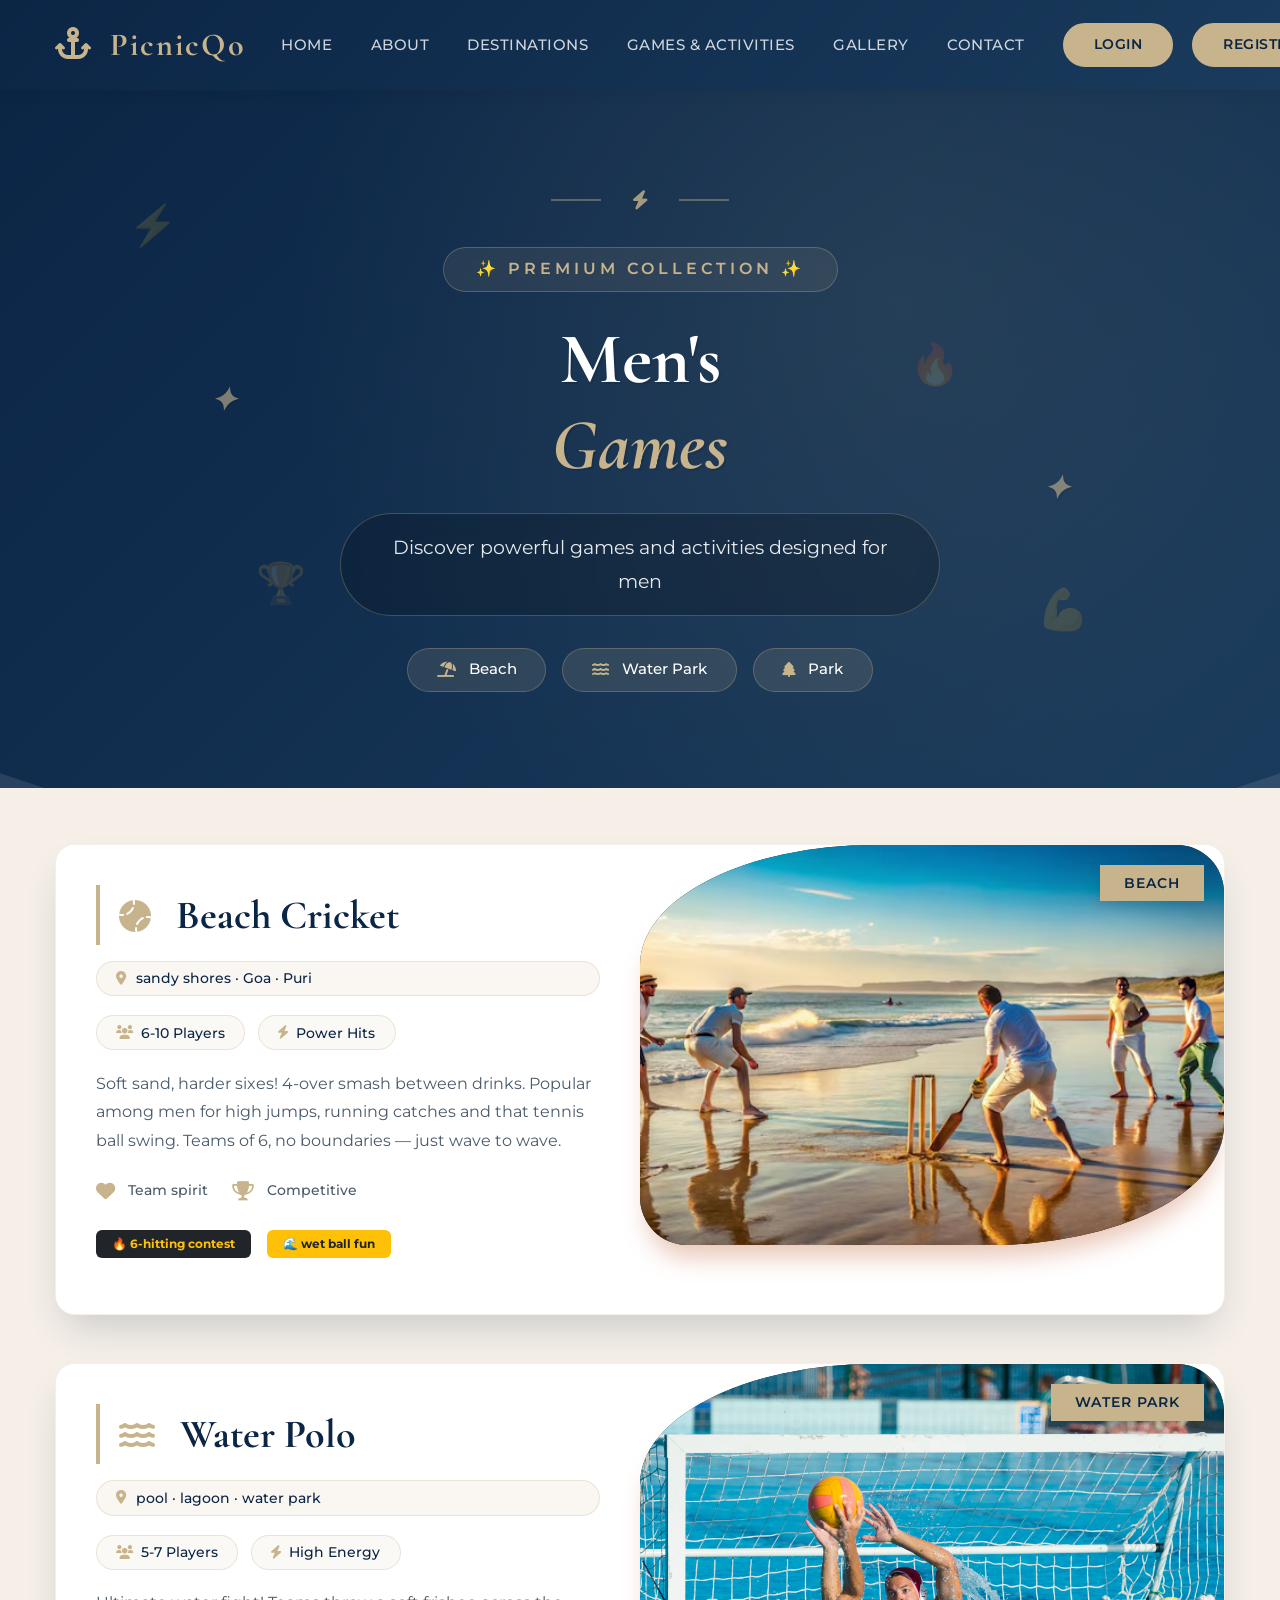
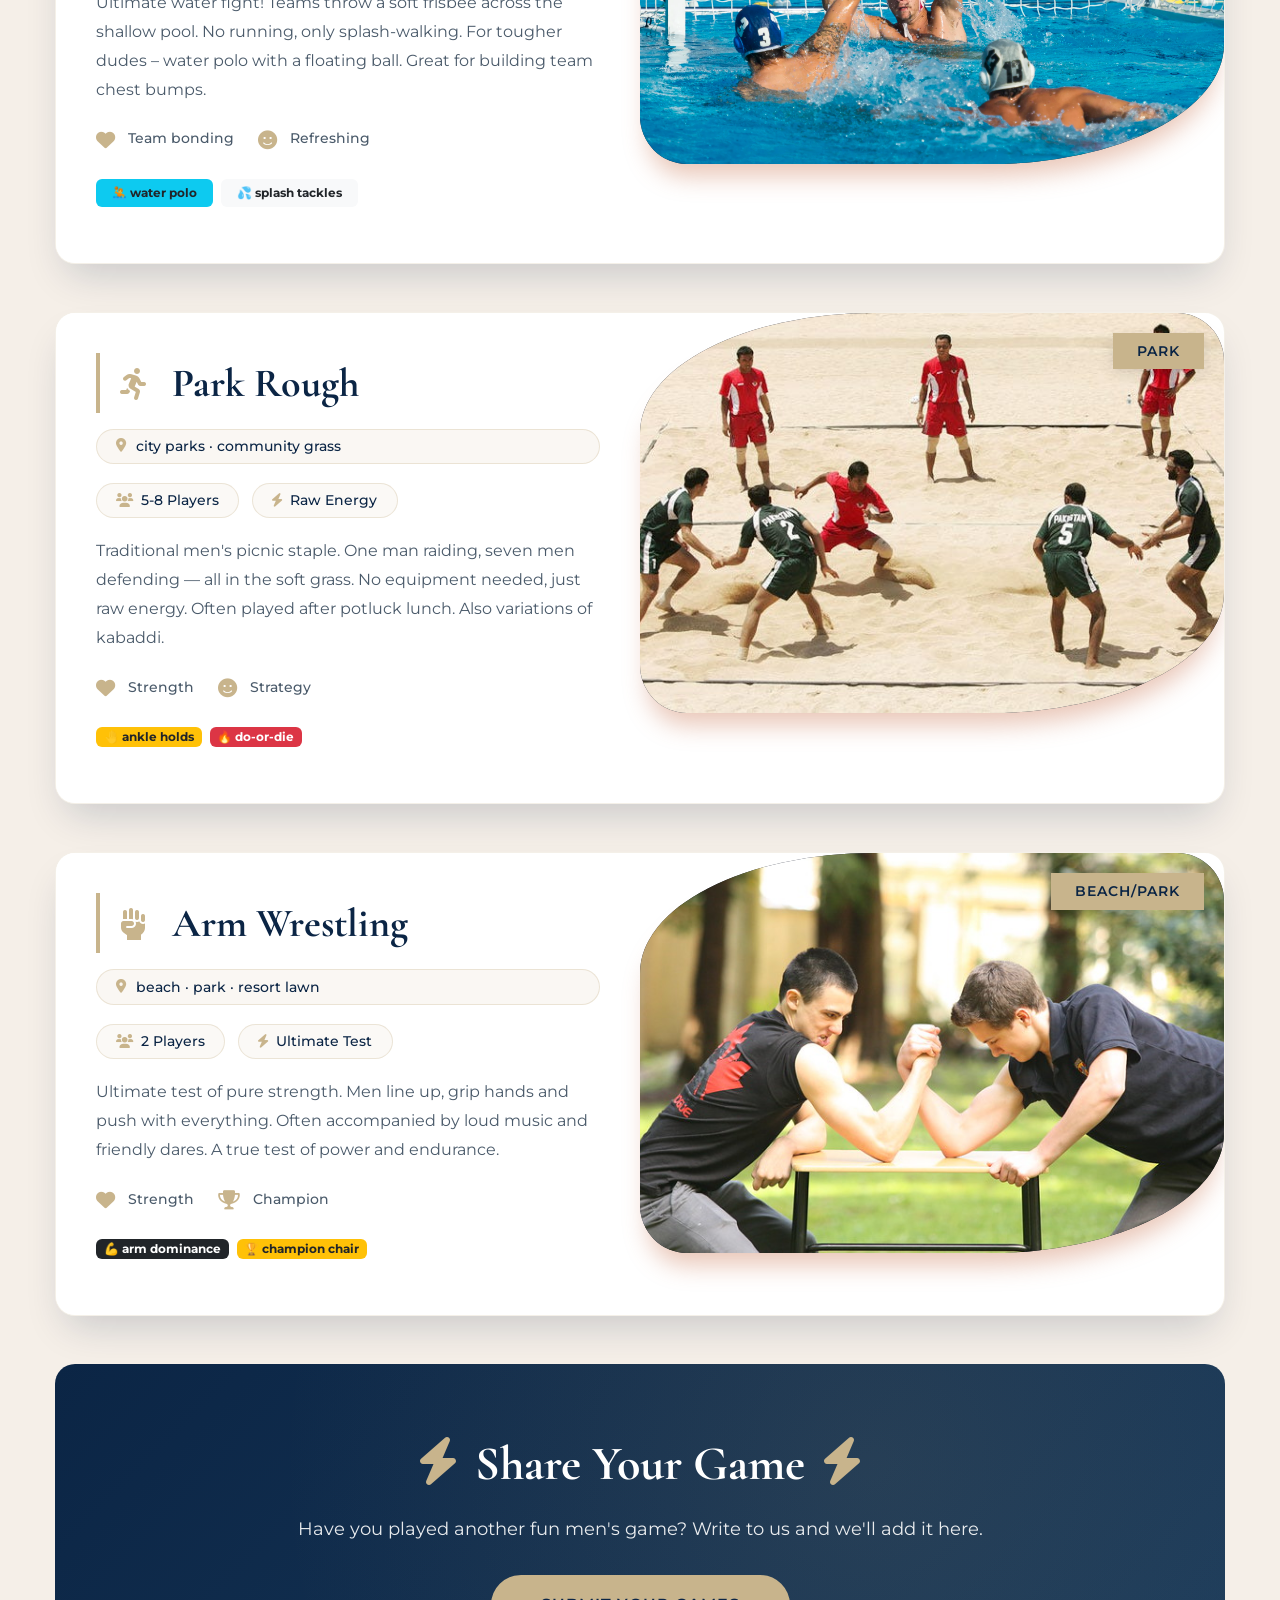
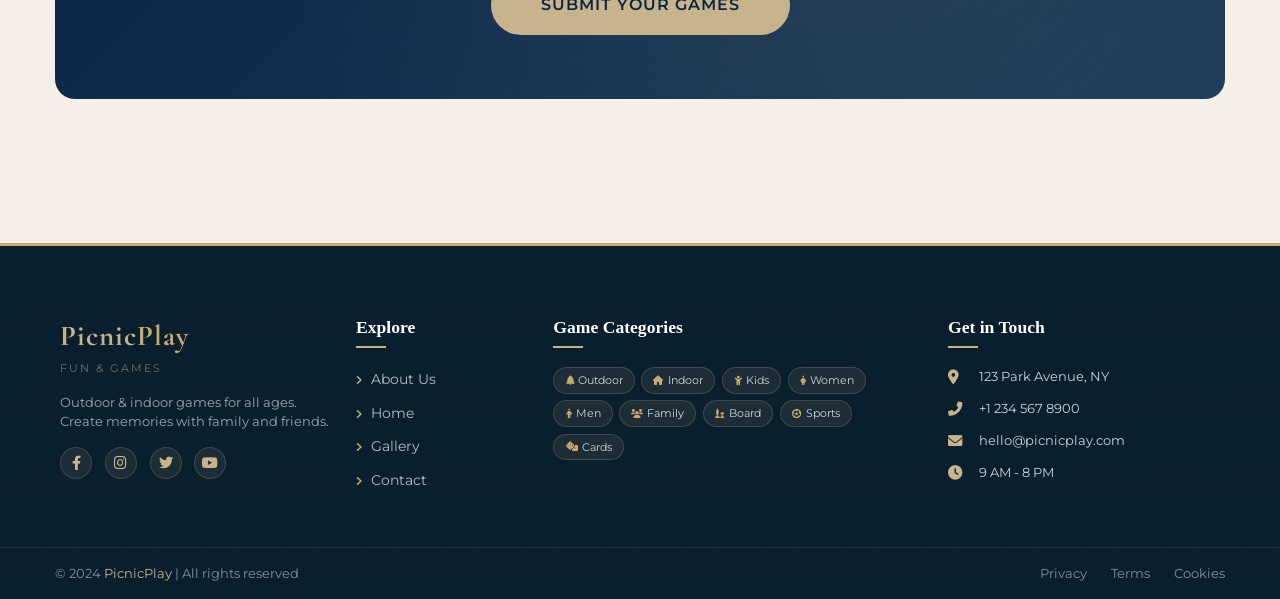
<file: men.html>
<!DOCTYPE html>
<html lang="en">
<head>
  <meta charset="UTF-8">
  <meta name="viewport" content="width=device-width, initial-scale=1.0">
  <title>Men's Games · Premium Collection | PicnicPlays</title>
  <!-- Bootstrap 5 CSS -->
  <link href="https://cdn.jsdelivr.net/npm/bootstrap@5.3.2/dist/css/bootstrap.min.css" rel="stylesheet">
  <!-- Google Fonts - Law Firm Elegance -->
  <link href="https://fonts.googleapis.com/css2?family=Cormorant+Garamond:wght@400;500;600;700;800&family=Montserrat:wght@300;400;500;600;700&display=swap" rel="stylesheet">
  <!-- Font Awesome 6 -->
  <link rel="stylesheet" href="https://cdnjs.cloudflare.com/ajax/libs/font-awesome/6.0.0-beta3/css/all.min.css">
  <!-- Bootstrap Icons -->
  <link rel="stylesheet" href="https://cdn.jsdelivr.net/npm/bootstrap-icons@1.11.3/font/bootstrap-icons.min.css">
  <link rel="stylesheet" href="style.css">
  <link rel="icon" type="image/png" sizes="32x32" href="favicon-32x32.png">
  <style>
    * {
      margin: 0;
      padding: 0;
      box-sizing: border-box;
    }

    body {
      font-family: 'Montserrat', sans-serif;
      background: #f5efe8;
      color: #2d3e40;
      overflow-x: hidden;
    }

    h1, h2, h3, h4 {
      font-family: 'Cormorant Garamond', serif;
      font-weight: 700;
    }

    /* ===== NAVBAR ===== */
    .navbar {
      background: linear-gradient(135deg, #0b2545 0%, #1a3b5c 100%);
    }

    /* ===== MEN'S HERO SECTION - LAW FIRM ELEGANCE ===== */
    .men-hero {
      background: linear-gradient(135deg, #0b2545 0%, #1a3b5c 100%);
      padding: 6rem 0;
      position: relative;
      color: white;
      overflow: hidden;
      min-height: 500px;
      display: flex;
      align-items: center;
      text-align: center;
    }

    .men-hero::before {
      content: '';
      position: absolute;
      bottom: 0;
      left: 0;
      width: 100%;
      height: 100px;
      background: url('data:image/svg+xml,<svg xmlns="http://www.w3.org/2000/svg" viewBox="0 0 1440 320"><path fill="%23ffffff" fill-opacity="0.1" d="M0,96L48,112C96,128,192,160,288,160C384,160,480,128,576,122.7C672,117,768,139,864,154.7C960,171,1056,181,1152,170.7C1248,160,1344,128,1392,112L1440,96L1440,320L1392,320C1344,320,1248,320,1152,320C1056,320,960,320,864,320C768,320,672,320,576,320C480,320,384,320,288,320C192,320,96,320,48,320L0,320Z"></path></svg>');
      background-size: cover;
      background-repeat: no-repeat;
      z-index: 2;
    }

    .men-hero::after {
      content: '';
      position: absolute;
      top: 0;
      left: 0;
      width: 100%;
      height: 100%;
      background: radial-gradient(circle at 70% 30%, rgba(200, 180, 140, 0.1) 0%, transparent 60%);
      pointer-events: none;
    }

    .hero-content {
      position: relative;
      z-index: 10;
      max-width: 800px;
      margin: 0 auto;
    }

    .hero-decoration {
      display: flex;
      align-items: center;
      justify-content: center;
      gap: 2rem;
      margin-bottom: 2rem;
    }

    .decoration-line {
      width: 50px;
      height: 2px;
      background: rgba(200, 180, 140, 0.4);
    }

    .decoration-icon {
      color: #c8b48c;
      font-size: 1.2rem;
      opacity: 0.8;
    }

    .hero-subtitle {
      color: #c8b48c;
      font-size: 1rem;
      font-weight: 600;
      text-transform: uppercase;
      letter-spacing: 4px;
      display: inline-block;
      background: rgba(200, 180, 140, 0.1);
      padding: 0.6rem 2rem;
      border: 1px solid rgba(200, 180, 140, 0.3);
      margin-bottom: 1.5rem;
      border-radius: 50px;
      backdrop-filter: blur(5px);
    }

    .hero-title {
      font-family: "Cormorant Garamond", serif;
      font-size: 4.5rem;
      font-weight: 800;
      color: white;
      margin-bottom: 1.5rem;
      line-height: 1.2;
      text-shadow: 2px 2px 0 rgba(0, 0, 0, 0.1);
    }

    .hero-title .gold-text {
      color: #c8b48c;
      position: relative;
      font-style: italic;
    }

    .hero-title .gold-text::before {
      content: '✦';
      position: absolute;
      top: -20px;
      left: -30px;
      font-size: 2rem;
      opacity: 0.6;
    }

    .hero-title .gold-text::after {
      content: '✦';
      position: absolute;
      bottom: -20px;
      right: -30px;
      font-size: 2rem;
      opacity: 0.6;
    }

    .hero-description {
      color: rgba(255, 255, 255, 0.9);
      font-size: 1.2rem;
      line-height: 1.8;
      max-width: 600px;
      margin: 0 auto 2rem;
      padding: 1rem 2rem;
      background: rgba(0, 0, 0, 0.2);
      border-radius: 60px;
      backdrop-filter: blur(10px);
      border: 1px solid rgba(200, 180, 140, 0.3);
    }

    .badge-container {
      display: flex;
      justify-content: center;
      gap: 1rem;
      flex-wrap: wrap;
    }

    .hero-badge {
      background: rgba(200, 180, 140, 0.15);
      backdrop-filter: blur(10px);
      color: white;
      padding: 0.6rem 1.8rem;
      border-radius: 50px;
      font-weight: 500;
      font-size: 0.95rem;
      border: 1px solid rgba(200, 180, 140, 0.3);
      display: flex;
      align-items: center;
      gap: 0.8rem;
    }

    .hero-badge i {
      color: #c8b48c;
    }

    /* Floating Elements */
    .floating-elements {
      position: absolute;
      width: 100%;
      height: 100%;
      top: 0;
      left: 0;
      pointer-events: none;
      z-index: 5;
    }

    .float-icon {
      position: absolute;
      font-size: 2.5rem;
      opacity: 0.15;
      animation: float 6s infinite ease-in-out;
    }

    .float-icon:nth-child(1) { top: 15%; left: 10%; animation-delay: 0s; }
    .float-icon:nth-child(2) { top: 70%; right: 15%; animation-delay: 1s; }
    .float-icon:nth-child(3) { bottom: 25%; left: 20%; animation-delay: 2s; }
    .float-icon:nth-child(4) { top: 35%; right: 25%; animation-delay: 3s; }

    @keyframes float {
      0%, 100% { transform: translateY(0) rotate(0deg); }
      50% { transform: translateY(-20px) rotate(5deg); }
    }

    /* ===== GAME CARDS - LAW FIRM ELEGANCE ===== */
    .game-card {
      background: #ffffff;
      border-radius: 20px;
      overflow: hidden;
      margin-bottom: 3rem;
      box-shadow: 0 20px 40px -12px rgba(11, 37, 69, 0.2);
      transition: all 0.4s ease;
      border: 1px solid rgba(200, 180, 140, 0.2);
    }

    .game-card:hover {
      transform: translateY(-8px);
      box-shadow: 0 30px 50px -15px rgba(11, 37, 69, 0.3);
      border-color: #c8b48c;
    }

    .game-image {
      padding: 0;
      min-height: 400px;
      overflow: hidden;
      position: relative;
    }

    .game-image img {
      width: 100%;
      height: 100%;
      object-fit: cover;
      transition: transform 0.8s ease;
    }

    .game-card:hover .game-image img {
      transform: scale(1.05);
    }

    /* Gold Corner Accents */
    .game-image::before {
      content: '';
      position: absolute;
      top: 20px;
      left: 20px;
      width: 40px;
      height: 40px;
      border-top: 2px solid #c8b48c;
      border-left: 2px solid #c8b48c;
      z-index: 10;
      opacity: 0.7;
    }

    .game-image::after {
      content: '';
      position: absolute;
      bottom: 20px;
      right: 20px;
      width: 40px;
      height: 40px;
      border-bottom: 2px solid #c8b48c;
      border-right: 2px solid #c8b48c;
      z-index: 10;
      opacity: 0.7;
    }

    .image-badge {
      position: absolute;
      top: 20px;
      right: 20px;
      background: #c8b48c;
      color: #0b2545;
      padding: 0.5rem 1.5rem;
      font-weight: 600;
      font-size: 0.85rem;
      text-transform: uppercase;
      letter-spacing: 1px;
      z-index: 20;
      box-shadow: 0 5px 15px rgba(0,0,0,0.1);
    }

    .game-content {
      padding: 2.5rem;
      background: #ffffff;
      display: flex;
      flex-direction: column;
      justify-content: center;
      height: 100%;
    }

    .game-content h2 {
      font-family: "Cormorant Garamond", serif;
      font-size: 2.5rem;
      font-weight: 700;
      color: #0b2545;
      margin-bottom: 1rem;
      border-left: 4px solid #c8b48c;
      padding-left: 1.2rem;
    }

    .game-content h2 i {
      color: #c8b48c;
      margin-right: 1rem;
      font-size: 2rem;
    }

    .location-tag {
      display: inline-flex;
      align-items: center;
      gap: 0.6rem;
      background: rgba(200, 180, 140, 0.1);
      border: 1px solid rgba(200, 180, 140, 0.3);
      color: #0b2545;
      padding: 0.4rem 1.2rem;
      border-radius: 30px;
      font-size: 0.85rem;
      font-weight: 500;
      margin-bottom: 1.2rem;
    }

    .location-tag i {
      color: #c8b48c;
    }

    .game-tags {
      display: flex;
      flex-wrap: wrap;
      gap: 0.8rem;
      margin-bottom: 1.2rem;
    }

    .game-tag {
      background: rgba(200, 180, 140, 0.08);
      color: #0b2545;
      padding: 0.4rem 1.2rem;
      border-radius: 30px;
      font-size: 0.85rem;
      font-weight: 500;
      display: flex;
      align-items: center;
      gap: 0.5rem;
      border: 1px solid rgba(200, 180, 140, 0.3);
    }

    .game-tag i {
      color: #c8b48c;
    }

    .game-description {
      font-size: 1rem;
      line-height: 1.8;
      color: #4a5a6a;
      margin-bottom: 1.5rem;
    }

    .feature-list {
      display: flex;
      flex-wrap: wrap;
      gap: 1.5rem;
      margin-bottom: 1.8rem;
    }

    .feature-item {
      display: flex;
      align-items: center;
      gap: 0.8rem;
    }

    .feature-item i {
      font-size: 1.2rem;
      color: #c8b48c;
    }

    .feature-item span {
      font-size: 0.9rem;
      color: #4a5a6a;
      font-weight: 500;
    }


    /* ===== CTA SECTION - LAW FIRM ELEGANCE ===== */
    .cta-section {
      padding: 4rem 0;
      background: linear-gradient(135deg, #0b2545 0%, #1a3b5c 100%);
      border-radius: 20px;
      margin: 3rem 0;
      position: relative;
      overflow: hidden;
    }

    .cta-section::before {
      content: '';
      position: absolute;
      top: 0;
      left: 0;
      width: 100%;
      height: 100%;
      background: url('data:image/svg+xml,<svg xmlns="http://www.w3.org/2000/svg" viewBox="0 0 100 100" preserveAspectRatio="none"><path d="M0,0 L100,0 L100,100 L0,100 Z" fill="none" stroke="rgba(200,180,140,0.05)" stroke-width="1" stroke-dasharray="5,5"/></svg>');
      background-size: 30px 30px;
      opacity: 0.2;
    }

    .cta-content {
      text-align: center;
      color: white;
      position: relative;
      z-index: 10;
    }

    .cta-content h2 {
      font-size: 3rem;
      margin-bottom: 1rem;
      color: white;
    }

    .cta-content h2 i {
      color: #c8b48c;
      margin: 0 0.5rem;
    }

    .cta-content p {
      font-size: 1.1rem;
      margin-bottom: 2rem;
      opacity: 0.9;
    }

    .cta-btn {
      background: #c8b48c;
      color: #0b2545;
      border: none;
      border-radius: 50px;
      padding: 1rem 3rem;
      font-weight: 600;
      font-size: 1rem;
      border: 2px solid #c8b48c;
      transition: all 0.3s ease;
      text-transform: uppercase;
      letter-spacing: 1px;
    }

    .cta-btn:hover {
      background: transparent;
      color: #c8b48c;
    }

    /* ===== FOOTER ===== */
    .picnic-footer-compact {
      background: #0a1f2e;
      color: #fff;
      position: relative;
      width: 100%;
      margin-top: 3rem;
    }

    .footer-content {
      padding: 3rem 0 1.5rem;
    }

    .footer-logo-compact h4 {
      font-family: 'Cormorant Garamond', serif;
      font-size: 1.8rem;
      font-weight: 700;
      color: #c8b48c;
    }

    .footer-logo-compact p {
      color: rgba(200, 180, 140, 0.7);
      font-size: 0.7rem;
      letter-spacing: 2px;
      text-transform: uppercase;
    }

    .footer-heading-compact {
      font-size: 1.1rem;
      font-weight: 600;
      color: #fff;
      margin-bottom: 1.2rem;
      position: relative;
      padding-bottom: 0.5rem;
    }

    .footer-heading-compact::after {
      content: '';
      position: absolute;
      bottom: 0;
      left: 0;
      width: 30px;
      height: 2px;
      background: #c8b48c;
    }

    .footer-links-compact {
      list-style: none;
      padding: 0;
      margin: 0;
    }

    .footer-links-compact li {
      margin-bottom: 0.6rem;
    }

    .footer-links-compact a {
      color: rgba(255, 255, 255, 0.7);
      text-decoration: none;
      font-size: 0.85rem;
      transition: all 0.3s ease;
    }

    .footer-links-compact a:hover {
      color: #c8b48c;
      transform: translateX(5px);
    }

    .footer-links-compact a i {
      margin-right: 5px;
      color: #c8b48c;
    }

    .games-tags-compact {
      display: flex;
      flex-wrap: wrap;
      gap: 0.4rem;
    }

    .game-tag-compact {
      background: rgba(200, 180, 140, 0.1);
      border: 1px solid rgba(200, 180, 140, 0.2);
      padding: 0.25rem 0.7rem;
      border-radius: 20px;
      color: rgba(255, 255, 255, 0.8);
      font-size: 0.7rem;
      transition: all 0.3s ease;
      display: inline-flex;
      align-items: center;
      gap: 4px;
    }

    .game-tag-compact:hover {
      background: #c8b48c;
      color: #0a1f2e;
    }

    .contact-info-compact {
      list-style: none;
      padding: 0;
      margin: 0;
    }

    .contact-info-compact li {
      display: flex;
      align-items: center;
      gap: 0.8rem;
      margin-bottom: 0.8rem;
      color: rgba(255, 255, 255, 0.8);
      font-size: 0.8rem;
    }

    .contact-info-compact li i {
      color: #c8b48c;
      width: 18px;
    }

    .social-icons-compact {
      display: flex;
      gap: 0.8rem;
      margin: 1rem 0 0.5rem;
    }

    .social-icon-compact {
      width: 32px;
      height: 32px;
      background: rgba(200, 180, 140, 0.1);
      border: 1px solid rgba(200, 180, 140, 0.2);
      border-radius: 50%;
      display: flex;
      align-items: center;
      justify-content: center;
      color: #c8b48c;
      text-decoration: none;
      transition: all 0.3s ease;
    }

    .social-icon-compact:hover {
      background: #c8b48c;
      color: #0a1f2e;
      transform: translateY(-2px);
    }

    .footer-bottom-compact {
      border-top: 1px solid rgba(200, 180, 140, 0.15);
      padding: 1rem 0;
    }

    .copyright-compact {
      color: rgba(255, 255, 255, 0.5);
      font-size: 0.8rem;
    }

    .copyright-compact a {
      color: #c8b48c;
      text-decoration: none;
    }

    .footer-links-bottom {
      display: flex;
      gap: 1.5rem;
      justify-content: flex-end;
    }

    .footer-links-bottom a {
      color: rgba(255, 255, 255, 0.5);
      text-decoration: none;
      font-size: 0.8rem;
    }

    .footer-links-bottom a:hover {
      color: #c8b48c;
    }

    /* Responsive */
    @media (max-width: 991px) {
      .hero-title {
        font-size: 3.5rem;
      }
    }

    @media (max-width: 768px) {
      .hero-title {
        font-size: 2.8rem;
      }
      
      .hero-title .gold-text::before,
      .hero-title .gold-text::after {
        font-size: 1.5rem;
      }
      
      .hero-description {
        font-size: 1rem;
      }
      
      .game-content {
        padding: 2rem;
      }
      
      .game-content h2 {
        font-size: 2rem;
      }
      
      .cta-content h2 {
        font-size: 2.2rem;
      }
      
      .game-image {
        min-height: 300px;
      }
    }

    @media (max-width: 576px) {
      .hero-title {
        font-size: 2.2rem;
      }
      
      .hero-badge {
        padding: 0.4rem 1rem;
        font-size: 0.85rem;
      }
      
      .game-image {
        min-height: 250px;
      }
    }
  </style>
</head>
<body class="men-page">

  <!-- Navbar -->
  <nav class="navbar navbar-expand-lg custom-navbar">
    <div class="container">
      <a class="navbar-brand" href="index.html">
        <i class="fas fa-anchor me-2" style="color: var(--primary);"></i>
        PicnicQo
      </a>
      <button class="navbar-toggler" type="button" data-bs-toggle="collapse" data-bs-target="#navbarNav" 
              aria-controls="navbarNav" aria-expanded="false" aria-label="Toggle navigation">
        <span class="navbar-toggler-icon"></span>
      </button>
      <div class="collapse navbar-collapse" id="navbarNav">
        <ul class="navbar-nav mx-auto mb-2 mb-lg-0">
          <li class="nav-item"><a class="nav-link" href="index.html">home</a></li>
          <li class="nav-item"><a class="nav-link" href="about.html">about</a></li>
          <li class="nav-item dropdown">
            <a class="nav-link dropdown-toggle" href="destinations.html" id="placesDropdown" role="button" data-bs-toggle="dropdown" aria-expanded="false">destinations</a>
            <ul class="dropdown-menu" aria-labelledby="placesDropdown">
              <li><a class="dropdown-item" href="beach.html">beach</a></li>
              <li><a class="dropdown-item" href="parks.html">parks</a></li>
              <li><a class="dropdown-item" href="water-parks.html">water-parks</a></li>
              <li><a class="dropdown-item" href="farm-house.html">farm-house</a></li>
                            <li><a class="dropdown-item" href="island.html">island</a></li>
            </ul>
          </li>
          <li class="nav-item dropdown">
            <a class="nav-link dropdown-toggle" href="#" id="gamesDropdown" role="button" data-bs-toggle="dropdown" aria-expanded="false">Games & Activities</a>
            <ul class="dropdown-menu" aria-labelledby="gamesDropdown">
              <li><a class="dropdown-item" href="indoor.html">indoor games</a></li>
              <li><a class="dropdown-item" href="outdoor.html">outdoor games</a></li>
              <li><a class="dropdown-item" href="kids.html">kids games</a></li>
              <li><a class="dropdown-item" href="women.html">women games</a></li>
              <li><a class="dropdown-item active" href="men.html">men games</a></li>
              <li><a class="dropdown-item" href="family.html">family games</a></li>
            </ul>
          </li>
          <li class="nav-item"><a class="nav-link" href="gallery.html">gallery</a></li>
          <li class="nav-item"><a class="nav-link" href="contact.html">contact</a></li>
        </ul>
        <div class="nav-buttons">
          <a class="nav-link btn-consultation" href="#" onclick="openLoginPopup()">Login</a>
          <a class="nav-link btn-consultation" href="#" onclick="openRegisterPopup()">Register</a>
        </div>
      </div>
    </div>
  </nav>

  <!-- Men's Hero Section - Law Firm Elegance -->
  <section class="men-hero">
    <div class="floating-elements">
      <span class="float-icon">⚡</span>
      <span class="float-icon">💪</span>
      <span class="float-icon">🏆</span>
      <span class="float-icon">🔥</span>
    </div>
    <div class="container">
      <div class="hero-content">
        <div class="hero-decoration">
          <span class="decoration-line"></span>
          <span class="decoration-icon"><i class="fas fa-bolt"></i></span>
          <span class="decoration-line"></span>
        </div>
        
        <div class="hero-subtitle">
          ✨ PREMIUM COLLECTION ✨
        </div>
        
        <h1 class="hero-title">
          Men's <span class="gold-text">Games</span>
        </h1>
        
        <p class="hero-description">
          Discover powerful games and activities designed for men
        </p>
        
        <div class="badge-container">
          <span class="hero-badge"><i class="fas fa-umbrella-beach"></i> Beach</span>
          <span class="hero-badge"><i class="fas fa-water"></i> Water Park</span>
          <span class="hero-badge"><i class="fas fa-tree"></i> Park</span>
        </div>
      </div>
    </div>
  </section>

  <!-- Main Content -->
  <div class="container my-5">

    <!-- Game 1: Beach Cricket (Image Right, Content Left) -->
    <div class="row game-card align-items-stretch g-0 flex-md-row-reverse">
      <div class="col-md-6 game-image wave-wrapper">
        <img src="./images/men game.avif" alt="Beach cricket men action" class="wave-img">
        <span class="image-badge">BEACH</span>
      </div>
      <div class="col-md-6 game-content">
        <h2><i class="fas fa-baseball-ball"></i> Beach Cricket</h2>
        <div class="location-tag">
          <i class="fas fa-map-marker-alt"></i> sandy shores · Goa · Puri
        </div>
        <div class="game-tags">
          <span class="game-tag"><i class="fas fa-users"></i> 6-10 Players</span>
          <span class="game-tag"><i class="fas fa-bolt"></i> Power Hits</span>
        </div>
        <p class="game-description">
          Soft sand, harder sixes! 4-over smash between drinks. Popular among men for high jumps, running catches and that tennis ball swing. Teams of 6, no boundaries — just wave to wave.
        </p>
        <div class="feature-list">
          <div class="feature-item">
            <i class="fas fa-heart"></i>
            <span>Team spirit</span>
          </div>
          <div class="feature-item">
            <i class="fas fa-trophy"></i>
            <span>Competitive</span>
          </div>
        </div>
        <div class="d-flex align-items-center gap-3 mb-3">
          <span class="badge bg-dark text-warning px-3 py-2">🔥 6-hitting contest</span>
          <span class="badge bg-warning text-dark px-3 py-2">🌊 wet ball fun</span>
        </div>
      </div>
    </div>

    <!-- Game 2: Water Polo (Image Right, Content Left) -->
    <div class="row game-card align-items-stretch g-0 flex-md-row-reverse">
      <div class="col-md-6 game-image wave-wrapper">
        <img src="./images/water polo.webp" alt="Water polo or splash frisbee" class="wave-img">
        <span class="image-badge">WATER PARK</span>
      </div>
      <div class="col-md-6 game-content">
        <h2><i class="fas fa-water"></i> Water Polo</h2>
        <div class="location-tag">
          <i class="fas fa-map-marker-alt"></i> pool · lagoon · water park
        </div>
        <div class="game-tags">
          <span class="game-tag"><i class="fas fa-users"></i> 5-7 Players</span>
          <span class="game-tag"><i class="fas fa-bolt"></i> High Energy</span>
        </div>
        <p class="game-description">
          Ultimate water fight! Teams throw a soft frisbee across the shallow pool. No running, only splash-walking. For tougher dudes – water polo with a floating ball. Great for building team chest bumps.
        </p>
        <div class="feature-list">
          <div class="feature-item">
            <i class="fas fa-heart"></i>
            <span>Team bonding</span>
          </div>
          <div class="feature-item">
            <i class="fas fa-smile"></i>
            <span>Refreshing</span>
          </div>
        </div>
        <div class="d-flex align-items-center gap-2 flex-wrap mb-3">
          <span class="badge bg-info text-dark px-3 py-2">🤽 water polo</span>
          <span class="badge bg-light text-dark px-3 py-2">💦 splash tackles</span>
        </div>
      </div>
    </div>

    <!-- Game 3: Park Rough (Image Right, Content Left) -->
    <div class="row game-card align-items-stretch g-0 flex-md-row-reverse">
      <div class="col-md-6 game-image wave-wrapper">
        <img src="./images/park rough.jpg" alt="Park kabaddi men" class="wave-img">
        <span class="image-badge">PARK</span>
      </div>
      <div class="col-md-6 game-content">
        <h2><i class="fas fa-running"></i> Park Rough</h2>
        <div class="location-tag">
          <i class="fas fa-map-marker-alt"></i> city parks · community grass
        </div>
        <div class="game-tags">
          <span class="game-tag"><i class="fas fa-users"></i> 5-8 Players</span>
          <span class="game-tag"><i class="fas fa-bolt"></i> Raw Energy</span>
        </div>
        <p class="game-description">
          Traditional men's picnic staple. One man raiding, seven men defending — all in the soft grass. No equipment needed, just raw energy. Often played after potluck lunch. Also variations of kabaddi.
        </p>
        <div class="feature-list">
          <div class="feature-item">
            <i class="fas fa-heart"></i>
            <span>Strength</span>
          </div>
          <div class="feature-item">
            <i class="fas fa-smile"></i>
            <span>Strategy</span>
          </div>
        </div>
        <div class="d-flex gap-2 mb-3">
          <span class="badge bg-warning text-dark">🤚 ankle holds</span>
          <span class="badge bg-danger text-white">🔥 do-or-die</span>
        </div>
      </div>
    </div>

    <!-- Game 4: Arm Wrestling (Image Right, Content Left) -->
    <div class="row game-card align-items-stretch g-0 flex-md-row-reverse">
      <div class="col-md-6 game-image wave-wrapper">
        <img src="./images/arm wrestling.jpg" alt="Men arm wrestling" class="wave-img">
        <span class="image-badge">BEACH/PARK</span>
      </div>
      <div class="col-md-6 game-content">
        <h2><i class="fas fa-hand-fist"></i> Arm Wrestling</h2>
        <div class="location-tag">
          <i class="fas fa-map-marker-alt"></i> beach · park · resort lawn
        </div>
        <div class="game-tags">
          <span class="game-tag"><i class="fas fa-users"></i> 2 Players</span>
          <span class="game-tag"><i class="fas fa-bolt"></i> Ultimate Test</span>
        </div>
        <p class="game-description">
          Ultimate test of pure strength. Men line up, grip hands and push with everything. Often accompanied by loud music and friendly dares. A true test of power and endurance.
        </p>
        <div class="feature-list">
          <div class="feature-item">
            <i class="fas fa-heart"></i>
            <span>Strength</span>
          </div>
          <div class="feature-item">
            <i class="fas fa-trophy"></i>
            <span>Champion</span>
          </div>
        </div>
        <div class="d-flex flex-wrap gap-2 mb-3">
          <span class="badge bg-dark text-white">💪 arm dominance</span>
          <span class="badge bg-warning text-dark">🏆 champion chair</span>
        </div>
      </div>
    </div>

    <!-- CTA Section -->
    <div class="cta-section">
      <div class="container">
        <div class="cta-content">
          <h2><i class="fas fa-bolt"></i> Share Your Game <i class="fas fa-bolt"></i></h2>
          <p>Have you played another fun men's game? Write to us and we'll add it here.</p>
          <button class="cta-btn" onclick="alert('Thank you for your interest!')">
            Submit your Games
          </button>
        </div>
      </div>
    </div>

  </div>


        <!-- footer -->
    <footer class="picnic-footer-compact">
      <div class="container footer-content">
        <div class="row g-4">
          <!-- Col 1: Logo + Social (Small) -->
          <div class="col-lg-3 col-md-6">
            <div class="footer-logo-compact">
              <h4>Picnic<span>Play</span></h4>
              <p>FUN & GAMES</p>
            </div>
            <p
              style="
                color: rgba(255, 255, 255, 0.6);
                font-size: 0.8rem;
                line-height: 1.5;
                margin-bottom: 1rem;
              "
            >
              Outdoor & indoor games for all ages. Create memories with family
              and friends.
            </p>
            <div class="social-icons-compact">
              <a href="https://www.facebook.com/" class="social-icon-compact"
                target="_blank"><i class="fab fa-facebook-f"></i
              ></a>
              <a href="https://www.instagram.com/" class="social-icon-compact"
                target="_blank"><i class="fab fa-instagram"></i
              ></a>
              <a href="https://x.com/" class="social-icon-compact"
                target="_blank"><i class="fab fa-twitter"></i
              ></a>
              <a href="https://www.youtube.com/" class="social-icon-compact"
                target="_blank"><i class="fab fa-youtube"></i
              ></a>
            </div>
          </div>

          <!-- Col 2: Quick Links (Compact) -->
          <div class="col-lg-2 col-md-6">
            <h5 class="footer-heading-compact">Explore</h5>
            <ul class="footer-links-compact">
              <li>
                <a href="about.html"><i class="fas fa-angle-right"></i> About Us</a>
              </li>
               <li>
                <a href="index.html"><i class="fas fa-angle-right"></i> Home</a>
              </li>
              <li>
                <a href="gallery.html"><i class="fas fa-angle-right"></i> Gallery</a>
              </li>
                <a href="contact.html"><i class="fas fa-angle-right"></i> Contact</a>
              </li>
            </ul>
          </div>

          <!-- Col 3: Game Tags (Compact) -->
          <div class="col-lg-4 col-md-6">
            <h5 class="footer-heading-compact">Game Categories</h5>
            <div class="games-tags-compact">
              <span class="game-tag-compact"
                ><i class="fas fa-tree"></i> Outdoor</span
              >
              <span class="game-tag-compact"
                ><i class="fas fa-home"></i> Indoor</span
              >
              <span class="game-tag-compact"
                ><i class="fas fa-child"></i> Kids</span
              >
              <span class="game-tag-compact"
                ><i class="fas fa-female"></i> Women</span
              >
              <span class="game-tag-compact"
                ><i class="fas fa-male"></i> Men</span
              >
              <span class="game-tag-compact"
                ><i class="fas fa-users"></i> Family</span
              >
              <span class="game-tag-compact"
                ><i class="fas fa-chess"></i> Board</span
              >
              <span class="game-tag-compact"
                ><i class="fas fa-futbol"></i> Sports</span
              >
              <span class="game-tag-compact"
                ><i class="fas fa-dice"></i> Cards</span
              >
            </div>
          </div>

          <!-- Col 4: Contact (Compact) -->
          <div class="col-lg-3 col-md-6">
            <h5 class="footer-heading-compact">Get in Touch</h5>
            <ul class="contact-info-compact">
              <li><i class="fas fa-map-marker-alt"></i> 123 Park Avenue, NY</li>
              <li><i class="fas fa-phone-alt"></i> +1 234 567 8900</li>
              <li><i class="fas fa-envelope"></i> hello@picnicplay.com</li>
              <li><i class="fas fa-clock"></i> 9 AM - 8 PM</li>
            </ul>
          </div>
        </div>
      </div>

      <!-- Footer Bottom (Very Compact) -->
      <div class="footer-bottom-compact">
        <div class="container">
          <div class="row align-items-center">
            <div class="col-md-6">
              <div class="copyright-compact">
                © 2024 <a href="#">PicnicPlay</a> | All rights reserved
              </div>
            </div>
            <div class="col-md-6">
              <div class="footer-links-bottom">
                <a href="#">Privacy</a>
                <a href="#">Terms</a>
                <a href="#">Cookies</a>
              </div>
            </div>
          </div>
        </div>
      </div>
    </footer>









  

    

<!-- ===== LOGIN POPUP ===== -->
<div class="popup-overlay" id="loginPopup">
    <div class="popup-container">
        <!-- Close Button -->
        <div class="popup-close" onclick="closeLoginPopup()">
            <i class="fas fa-times"></i>
        </div>

        <!-- Popup Header -->
        <div class="popup-header">
            <h2>Welcome <span>Back!</span></h2>
            <p>Sign in to continue your picnic adventures</p>
        </div>

        <!-- Popup Body - Login Form -->
        <div class="popup-body">
            <form id="loginForm" onsubmit="return handleLogin(event)">
                <!-- Email Input -->
                <div class="input-group-custom">
                    <i class="fas fa-envelope input-icon"></i>
                    <input type="email" id="loginEmail" placeholder="Email Address" required>
                </div>

                <!-- Password Input -->
                <div class="input-group-custom">
                    <i class="fas fa-lock input-icon"></i>
                    <input type="password" id="loginPassword" placeholder="Password" required>
                    <i class="fas fa-eye password-toggle" onclick="togglePassword()"></i>
                </div>

                <!-- Remember Me & Forgot Password -->
                <div class="row-actions">
                    <div class="checkbox-group">
                        <input type="checkbox" id="rememberMe">
                        <label for="rememberMe">Remember me</label>
                    </div>
                    <div class="forgot-password">
                        <a href="#">Forgot Password?</a>
                    </div>
                </div>

                <!-- Login Button -->
                <button type="submit" class="login-btn">
                    <i class="fas fa-sign-in-alt me-2"></i>Login
                </button>
            </form>

            <!-- Divider -->
            <div class="divider">
                <span>or login with</span>
            </div>

            <!-- Social Login -->
            <div class="social-login">
                <a href="#" class="social-btn"><i class="fab fa-google"></i></a>
                <a href="#" class="social-btn"><i class="fab fa-facebook-f"></i></a>
                <a href="#" class="social-btn"><i class="fab fa-apple"></i></a>
            </div>

            <!-- Register Link -->
            <div class="register-link">
                Don't have an account? <a href="#">Register here</a>
            </div>
        </div>
    </div>
</div>
















<!-- ===== REGISTER POPUP (SIRF REGISTER WALA) ===== -->
<div class="popup-overlay" id="registerPopup">
    <div class="popup-container">
        <!-- Close Button -->
        <div class="popup-close" onclick="closeRegisterPopup()">
            <i class="fas fa-times"></i>
        </div>

        <!-- Popup Header -->
        <div class="popup-header">
            <h2>Join <span>PicniQo</span></h2>
            <p>Create your account and start your picnic adventures!</p>
        </div>

        <!-- Popup Body - Register Form -->
        <div class="popup-body">
            <form id="registerForm" onsubmit="return handleRegister(event)">
                <!-- Name Row - First & Last Name -->
                <div class="name-row">
                    <div class="input-group-custom">
                        <i class="fas fa-user input-icon"></i>
                        <input type="text" id="firstName" placeholder="First Name" required>
                    </div>
                    <div class="input-group-custom">
                        <i class="fas fa-user input-icon"></i>
                        <input type="text" id="lastName" placeholder="Last Name" required>
                    </div>
                </div>

                <!-- Email Input -->
                <div class="input-group-custom">
                    <i class="fas fa-envelope input-icon"></i>
                    <input type="email" id="registerEmail" placeholder="Email Address" required>
                </div>

                <!-- Phone Input -->
                <div class="input-group-custom">
                    <i class="fas fa-phone input-icon"></i>
                    <input type="tel" id="phone" placeholder="Phone Number" required>
                </div>

                <!-- Password Input -->
                <div class="input-group-custom">
                    <i class="fas fa-lock input-icon"></i>
                    <input type="password" id="registerPassword" placeholder="Password" required>
                    <i class="fas fa-eye password-toggle" onclick="togglePassword('registerPassword', this)"></i>
                </div>

                <!-- Confirm Password Input -->
                <div class="input-group-custom">
                    <i class="fas fa-lock input-icon"></i>
                    <input type="password" id="confirmPassword" placeholder="Confirm Password" required>
                    <i class="fas fa-eye password-toggle" onclick="togglePassword('confirmPassword', this)"></i>
                </div>

                <!-- Terms Checkbox -->
                <div class="terms-checkbox">
                    <input type="checkbox" id="terms" required>
                    <label for="terms">
                        I agree to the <a href="#">Terms of Service</a> and <a href="#">Privacy Policy</a>
                    </label>
                </div>

                <!-- Register Button -->
                <button type="submit" class="register-btn">
                    <i class="fas fa-user-plus me-2"></i>Create Account
                </button>
            </form>

            <!-- Divider -->
            <div class="divider">
                <span>or register with</span>
            </div>

            <!-- Social Login -->
            <div class="social-login">
                <a href="#" class="social-btn"><i class="fab fa-google"></i></a>
                <a href="#" class="social-btn"><i class="fab fa-facebook-f"></i></a>
                <a href="#" class="social-btn"><i class="fab fa-apple"></i></a>
            </div>

            <!-- Login Link -->
            <div class="login-link">
                Already have an account? <a href="#" onclick="openLoginPopup(); closeRegisterPopup(); return false;">Sign in here</a>
            </div>
        </div>
    </div>
</div>




  <!-- Bootstrap JS -->
  <script src="https://cdn.jsdelivr.net/npm/bootstrap@5.3.2/dist/js/bootstrap.bundle.min.js"></script>
  <script src="./script.js"></script>
</body>
</html>
</file>
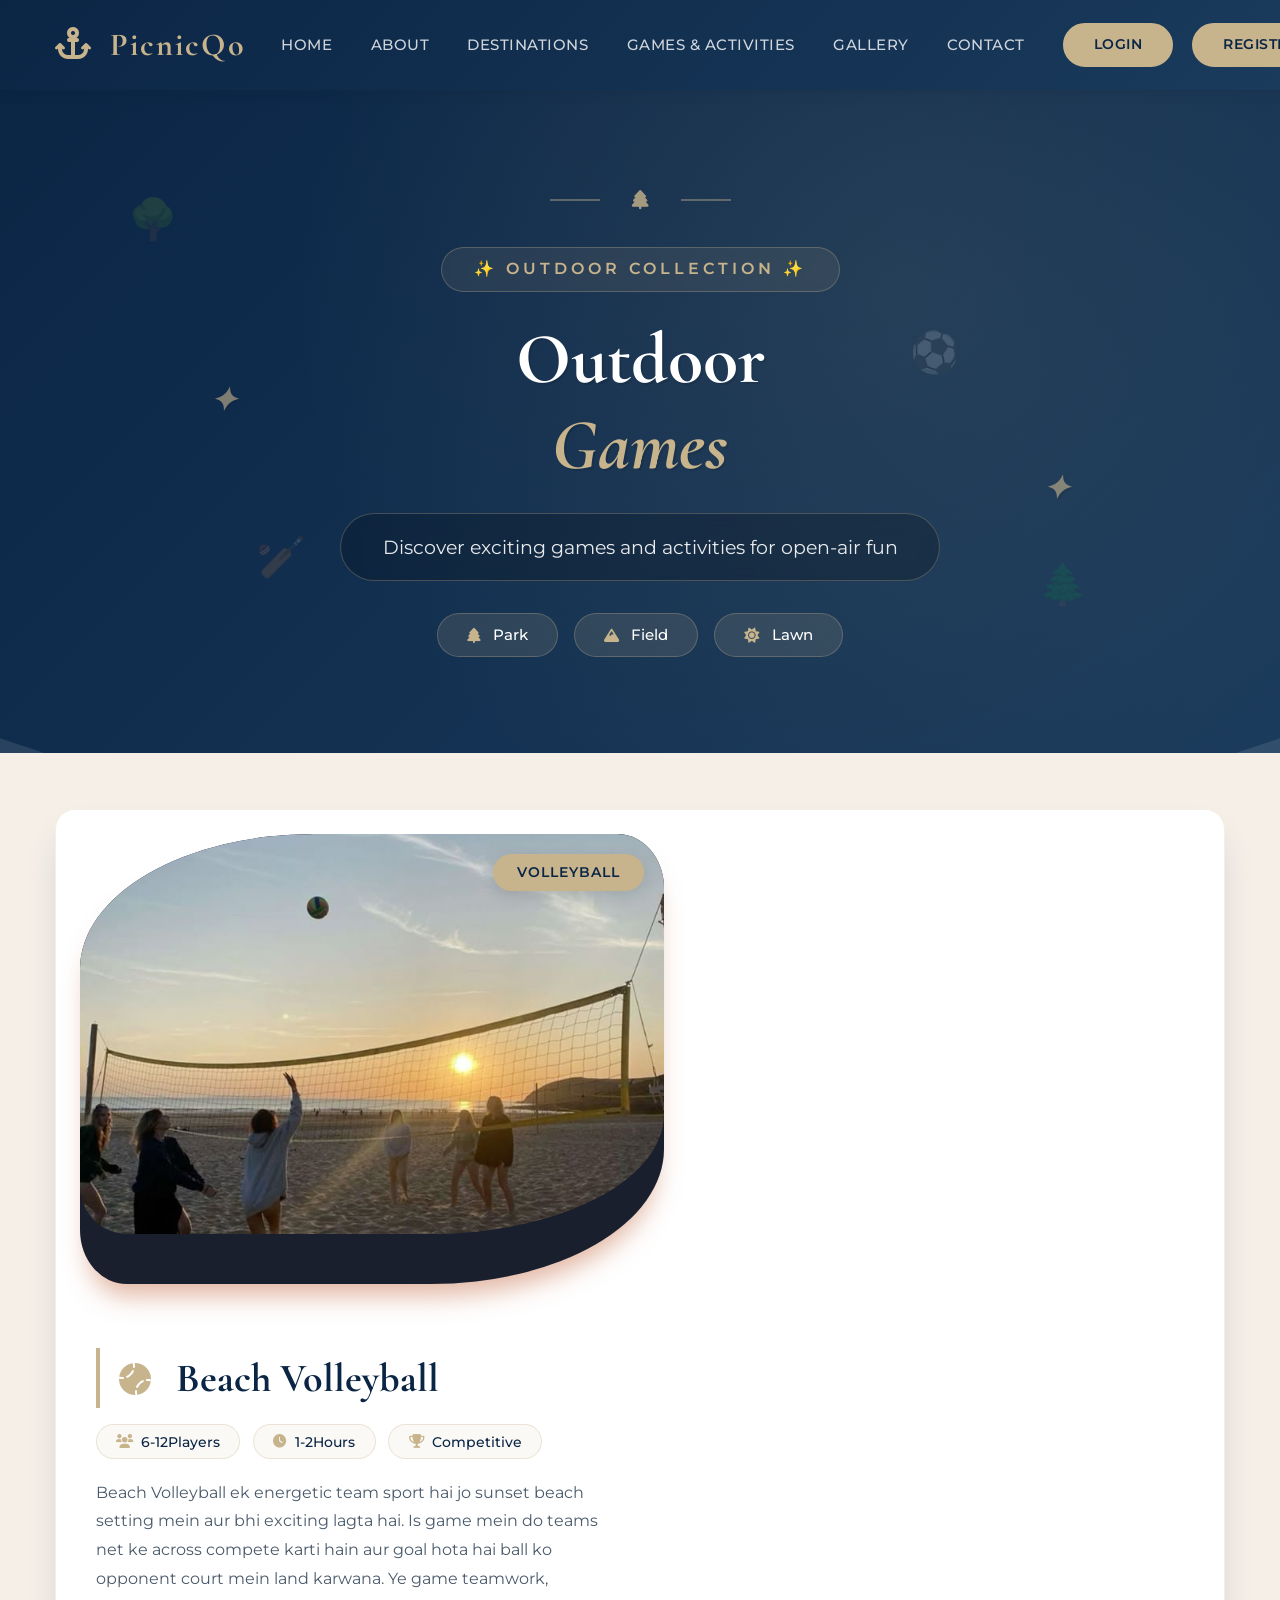
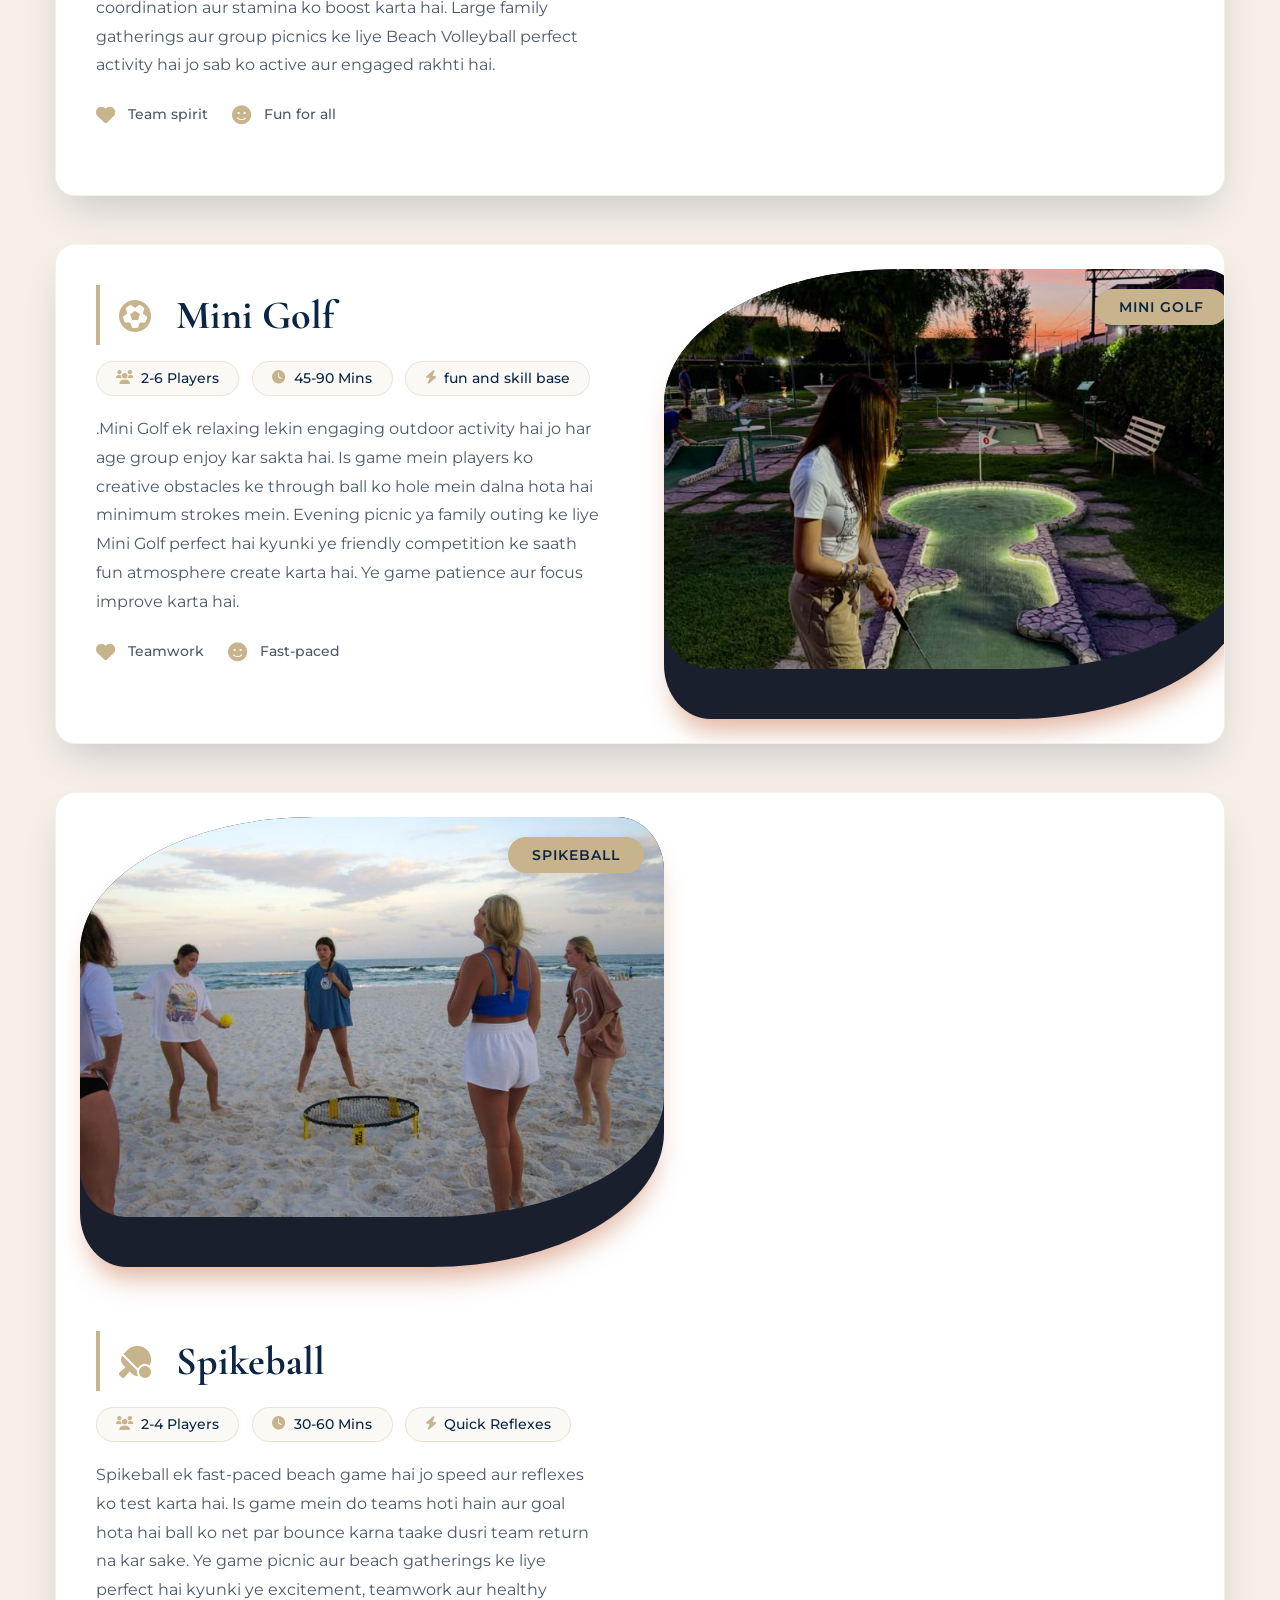
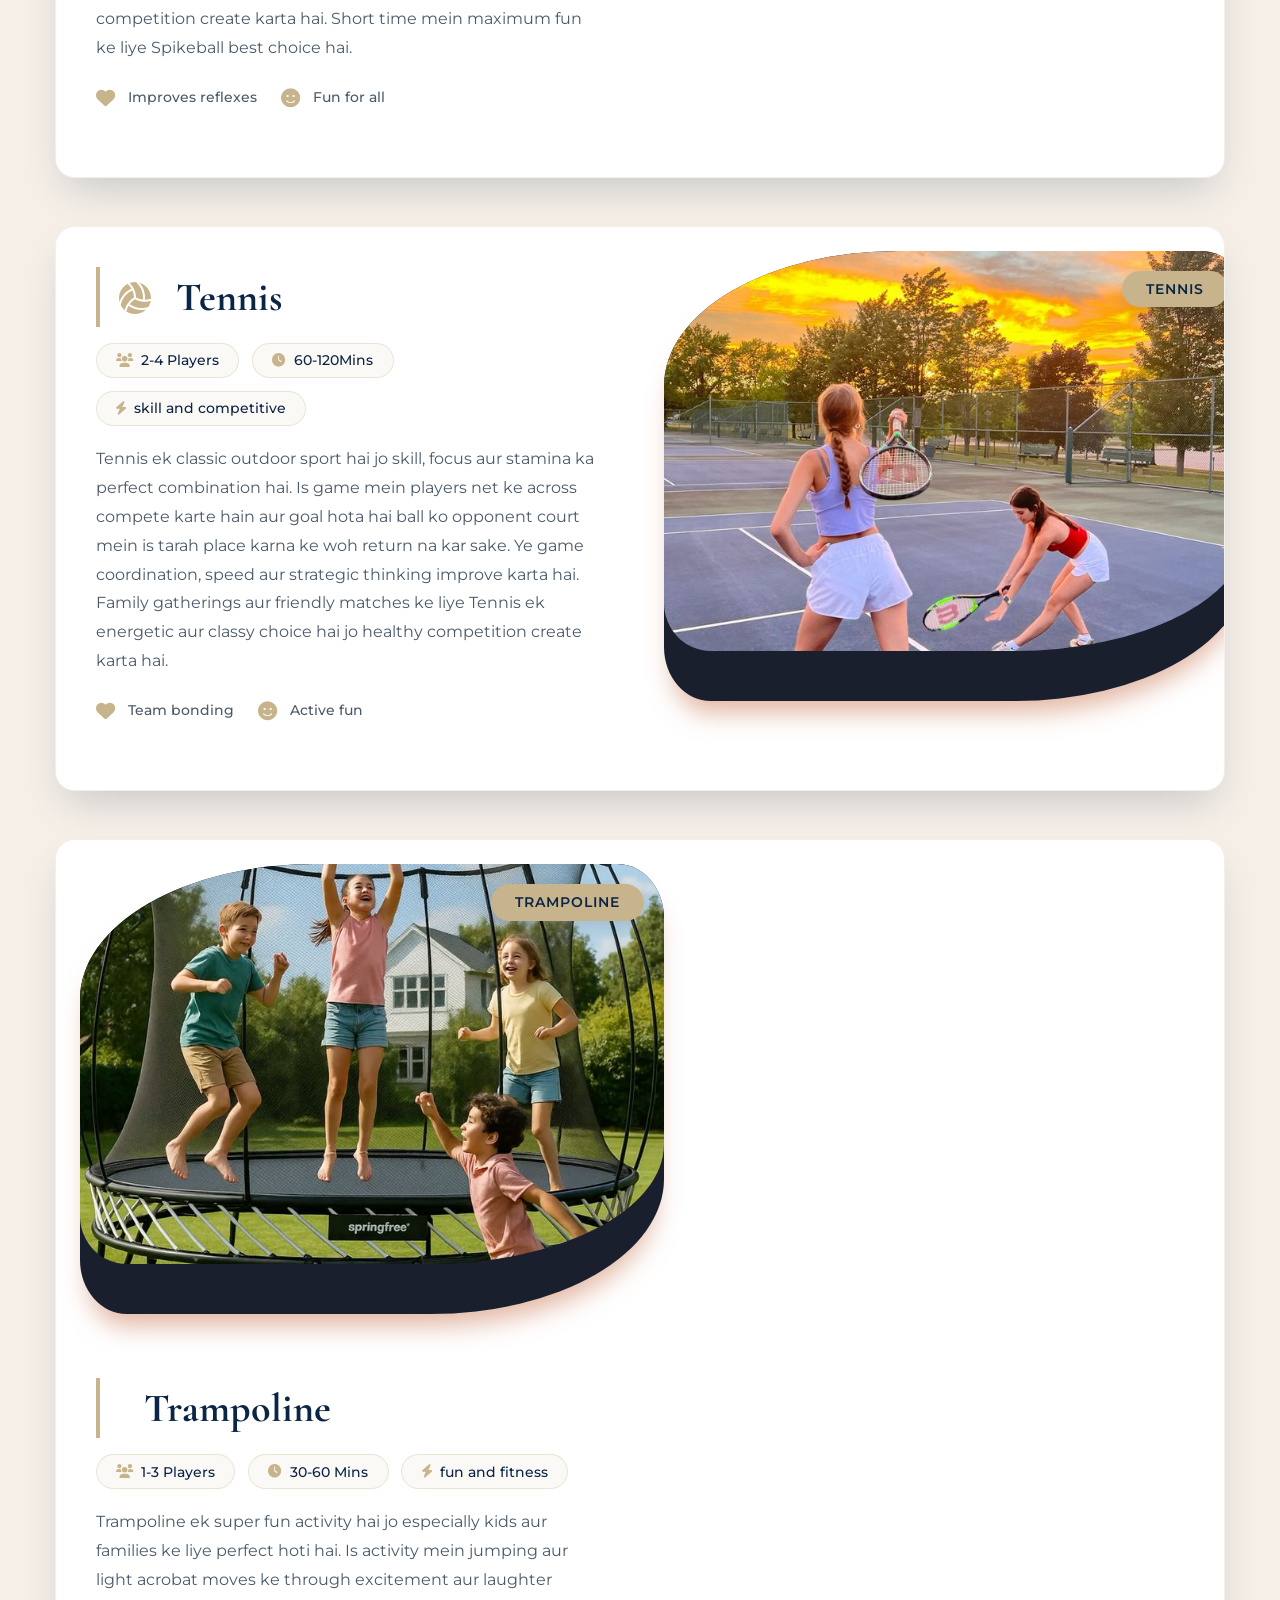
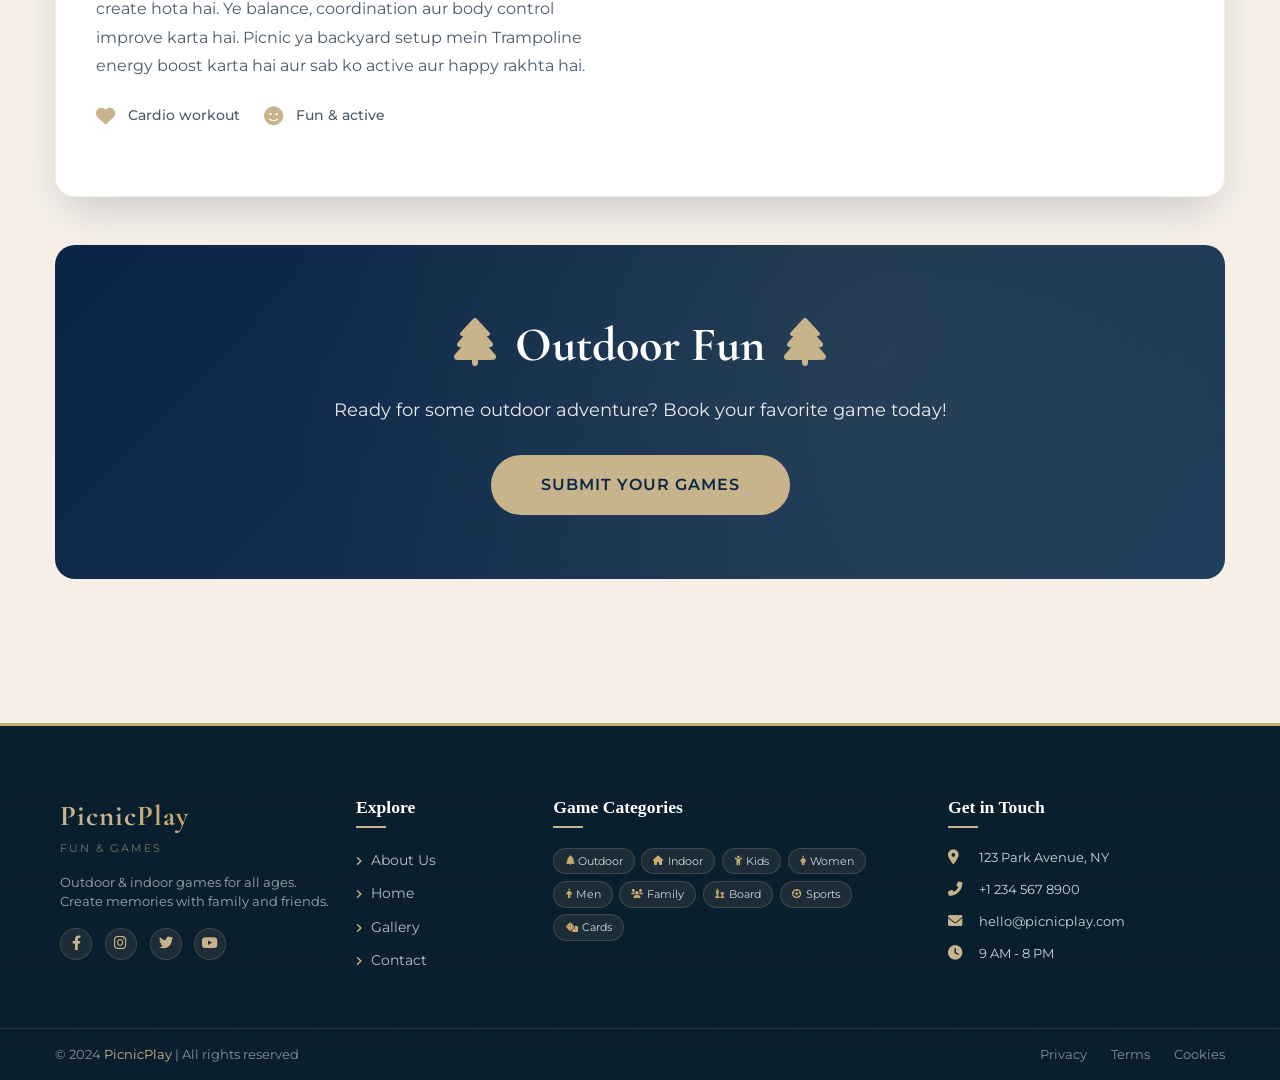
<file: outdoor.html>
<!DOCTYPE html>
<html lang="en">
<head>
  <meta charset="UTF-8">
  <meta name="viewport" content="width=device-width, initial-scale=1.0">
  <title>Outdoor Games · Premium Collection | PicnicPlays</title>
  <!-- Bootstrap 5 CSS -->
  <link href="https://cdn.jsdelivr.net/npm/bootstrap@5.3.2/dist/css/bootstrap.min.css" rel="stylesheet">
  <!-- Google Fonts - Law Firm Elegance -->
  <link href="https://fonts.googleapis.com/css2?family=Cormorant+Garamond:wght@400;500;600;700;800&family=Montserrat:wght@300;400;500;600;700&display=swap" rel="stylesheet">
  <!-- Font Awesome 6 -->
  <link rel="stylesheet" href="https://cdnjs.cloudflare.com/ajax/libs/font-awesome/6.0.0-beta3/css/all.min.css">
  <!-- Bootstrap Icons -->
  <link rel="stylesheet" href="https://cdn.jsdelivr.net/npm/bootstrap-icons@1.11.3/font/bootstrap-icons.min.css">
  <link rel="stylesheet" href="style.css">
  <link rel="icon" type="image/png" sizes="32x32" href="favicon-32x32.png">
  <style>
    * {
      margin: 0;
      padding: 0;
      box-sizing: border-box;
    }

    body {
      font-family: 'Montserrat', sans-serif;
      background: #f5efe8;
      color: #2d3e40;
      overflow-x: hidden;
    }

    h1, h2, h3, h4 {
      font-family: 'Cormorant Garamond', serif;
      font-weight: 700;
    }

    /* ===== NAVBAR ===== */
    .navbar {
      background: linear-gradient(135deg, #0b2545 0%, #1a3b5c 100%);
    }

    /* ===== OUTDOOR HERO SECTION - LAW FIRM ELEGANCE ===== */
    .outdoor-hero {
      background: linear-gradient(135deg, #0b2545 0%, #1a3b5c 100%);
      padding: 6rem 0;
      position: relative;
      color: white;
      overflow: hidden;
      min-height: 500px;
      display: flex;
      align-items: center;
      text-align: center;
    }

    .outdoor-hero::before {
      content: '';
      position: absolute;
      bottom: 0;
      left: 0;
      width: 100%;
      height: 100px;
      background: url('data:image/svg+xml,<svg xmlns="http://www.w3.org/2000/svg" viewBox="0 0 1440 320"><path fill="%23ffffff" fill-opacity="0.1" d="M0,96L48,112C96,128,192,160,288,160C384,160,480,128,576,122.7C672,117,768,139,864,154.7C960,171,1056,181,1152,170.7C1248,160,1344,128,1392,112L1440,96L1440,320L1392,320C1344,320,1248,320,1152,320C1056,320,960,320,864,320C768,320,672,320,576,320C480,320,384,320,288,320C192,320,96,320,48,320L0,320Z"></path></svg>');
      background-size: cover;
      background-repeat: no-repeat;
      z-index: 2;
    }

    .outdoor-hero::after {
      content: '';
      position: absolute;
      top: 0;
      left: 0;
      width: 100%;
      height: 100%;
      background: radial-gradient(circle at 70% 30%, rgba(200, 180, 140, 0.1) 0%, transparent 60%);
      pointer-events: none;
    }

    .hero-content {
      position: relative;
      z-index: 10;
      max-width: 800px;
      margin: 0 auto;
    }

    .hero-decoration {
      display: flex;
      align-items: center;
      justify-content: center;
      gap: 2rem;
      margin-bottom: 2rem;
    }

    .decoration-line {
      width: 50px;
      height: 2px;
      background: rgba(200, 180, 140, 0.4);
    }

    .decoration-icon {
      color: #c8b48c;
      font-size: 1.2rem;
      opacity: 0.8;
    }

    .hero-subtitle {
      color: #c8b48c;
      font-size: 1rem;
      font-weight: 600;
      text-transform: uppercase;
      letter-spacing: 4px;
      display: inline-block;
      background: rgba(200, 180, 140, 0.1);
      padding: 0.6rem 2rem;
      border: 1px solid rgba(200, 180, 140, 0.3);
      margin-bottom: 1.5rem;
      border-radius: 50px;
      backdrop-filter: blur(5px);
    }

    .hero-title {
      font-family: "Cormorant Garamond", serif;
      font-size: 4.5rem;
      font-weight: 800;
      color: white;
      margin-bottom: 1.5rem;
      line-height: 1.2;
      text-shadow: 2px 2px 0 rgba(0, 0, 0, 0.1);
    }

    .hero-title .gold-text {
      color: #c8b48c;
      position: relative;
      font-style: italic;
    }

    .hero-title .gold-text::before {
      content: '✦';
      position: absolute;
      top: -20px;
      left: -30px;
      font-size: 2rem;
      opacity: 0.6;
    }

    .hero-title .gold-text::after {
      content: '✦';
      position: absolute;
      bottom: -20px;
      right: -30px;
      font-size: 2rem;
      opacity: 0.6;
    }

    .hero-description {
      color: rgba(255, 255, 255, 0.9);
      font-size: 1.2rem;
      line-height: 1.8;
      max-width: 600px;
      margin: 0 auto 2rem;
      padding: 1rem 2rem;
      background: rgba(0, 0, 0, 0.2);
      border-radius: 60px;
      backdrop-filter: blur(10px);
      border: 1px solid rgba(200, 180, 140, 0.3);
    }

    .badge-container {
      display: flex;
      justify-content: center;
      gap: 1rem;
      flex-wrap: wrap;
    }

    .hero-badge {
      background: rgba(200, 180, 140, 0.15);
      backdrop-filter: blur(10px);
      color: white;
      padding: 0.6rem 1.8rem;
      border-radius: 50px;
      font-weight: 500;
      font-size: 0.95rem;
      border: 1px solid rgba(200, 180, 140, 0.3);
      display: flex;
      align-items: center;
      gap: 0.8rem;
    }

    .hero-badge i {
      color: #c8b48c;
    }

    /* Floating Elements */
    .floating-elements {
      position: absolute;
      width: 100%;
      height: 100%;
      top: 0;
      left: 0;
      pointer-events: none;
      z-index: 5;
    }

    .float-icon {
      position: absolute;
      font-size: 2.5rem;
      opacity: 0.15;
      animation: float 6s infinite ease-in-out;
    }

    .float-icon:nth-child(1) { top: 15%; left: 10%; animation-delay: 0s; }
    .float-icon:nth-child(2) { top: 70%; right: 15%; animation-delay: 1s; }
    .float-icon:nth-child(3) { bottom: 25%; left: 20%; animation-delay: 2s; }
    .float-icon:nth-child(4) { top: 35%; right: 25%; animation-delay: 3s; }

    @keyframes float {
      0%, 100% { transform: translateY(0) rotate(0deg); }
      50% { transform: translateY(-20px) rotate(5deg); }
    }

    /* ===== GAME CARDS - ELEGANT OUTDOOR THEME ===== */
    .game-card {
      background: #ffffff;
      border-radius: 20px;
      overflow: hidden;
      margin-bottom: 3rem;
      box-shadow: 0 20px 40px -12px rgba(11, 37, 69, 0.2);
      transition: all 0.4s ease;
      border: 1px solid rgba(200, 180, 140, 0.2);
    }

    .game-card:hover {
      transform: translateY(-8px);
      box-shadow: 0 30px 50px -15px rgba(11, 37, 69, 0.3);
      border-color: #c8b48c;
    }

    /* Image Styles - Wave Shape */
    .game-image {
      position: relative;
      overflow: hidden;
      border-radius: 40% 8% 40% 8% / 30% 12% 30% 12%;
      box-shadow: 0 20px 25px -8px rgba(200, 113, 75, 0.5);
      height: 450px;
      width: 100%;
      margin: 1.5rem;
    }

    .game-image img {
      width: 100%;
      height: 100%;
      object-fit: cover;
      transition: transform 0.5s ease;
      border-radius: 40% 8% 40% 8% / 30% 12% 30% 12%;
    }

    .game-card:hover .game-image img {
      transform: scale(1.05);
    }

    /* Gold Corner Accents */
    .game-image::before {
      content: '';
      position: absolute;
      top: 20px;
      left: 20px;
      width: 40px;
      height: 40px;
      border-top: 2px solid #c8b48c;
      border-left: 2px solid #c8b48c;
      z-index: 10;
      opacity: 0.7;
      pointer-events: none;
    }

    .game-image::after {
      content: '';
      position: absolute;
      bottom: 20px;
      right: 20px;
      width: 40px;
      height: 40px;
      border-bottom: 2px solid #c8b48c;
      border-right: 2px solid #c8b48c;
      z-index: 10;
      opacity: 0.7;
      pointer-events: none;
    }

    .image-badge {
      position: absolute;
      top: 20px;
      right: 20px;
      background: #c8b48c;
      color: #0b2545;
      padding: 0.5rem 1.5rem;
      font-weight: 600;
      font-size: 0.85rem;
      text-transform: uppercase;
      letter-spacing: 1px;
      z-index: 20;
      box-shadow: 0 5px 15px rgba(0,0,0,0.1);
      border-radius: 30px;
    }

    .game-content {
      padding: 2.5rem;
      background: #ffffff;
      display: flex;
      flex-direction: column;
      justify-content: center;
      height: 100%;
    }

    .game-content h2 {
      font-family: "Cormorant Garamond", serif;
      font-size: 2.5rem;
      font-weight: 700;
      color: #0b2545;
      margin-bottom: 1rem;
      border-left: 4px solid #c8b48c;
      padding-left: 1.2rem;
    }

    .game-content h2 i {
      color: #c8b48c;
      margin-right: 1rem;
      font-size: 2rem;
    }

    .game-tags {
      display: flex;
      flex-wrap: wrap;
      gap: 0.8rem;
      margin-bottom: 1.2rem;
    }

    .game-tag {
      background: rgba(200, 180, 140, 0.08);
      color: #0b2545;
      padding: 0.4rem 1.2rem;
      border-radius: 30px;
      font-size: 0.85rem;
      font-weight: 500;
      display: flex;
      align-items: center;
      gap: 0.5rem;
      border: 1px solid rgba(200, 180, 140, 0.3);
    }

    .game-tag i {
      color: #c8b48c;
    }

    .game-description {
      font-size: 1rem;
      line-height: 1.8;
      color: #4a5a6a;
      margin-bottom: 1.5rem;
    }

    .feature-list {
      display: flex;
      flex-wrap: wrap;
      gap: 1.5rem;
      margin-bottom: 1.8rem;
    }

    .feature-item {
      display: flex;
      align-items: center;
      gap: 0.8rem;
    }

    .feature-item i {
      font-size: 1.2rem;
      color: #c8b48c;
    }

    .feature-item span {
      font-size: 0.9rem;
      color: #4a5a6a;
      font-weight: 500;
    }
    /* ===== CTA SECTION ===== */
    .cta-section {
      padding: 4rem 0;
      background: linear-gradient(135deg, #0b2545 0%, #1a3b5c 100%);
      border-radius: 20px;
      margin: 3rem 0;
      position: relative;
      overflow: hidden;
    }

    .cta-section::before {
      content: '';
      position: absolute;
      top: 0;
      left: 0;
      width: 100%;
      height: 100%;
      background: url('data:image/svg+xml,<svg xmlns="http://www.w3.org/2000/svg" viewBox="0 0 100 100" preserveAspectRatio="none"><path d="M0,0 L100,0 L100,100 L0,100 Z" fill="none" stroke="rgba(200,180,140,0.05)" stroke-width="1" stroke-dasharray="5,5"/></svg>');
      background-size: 30px 30px;
      opacity: 0.2;
    }

    .cta-content {
      text-align: center;
      color: white;
      position: relative;
      z-index: 10;
    }

    .cta-content h2 {
      font-size: 3rem;
      margin-bottom: 1rem;
      color: white;
    }

    .cta-content h2 i {
      color: #c8b48c;
      margin: 0 0.5rem;
    }

    .cta-content p {
      font-size: 1.1rem;
      margin-bottom: 2rem;
      opacity: 0.9;
    }

    .cta-btn {
      background: #c8b48c;
      color: #0b2545;
      border: none;
      border-radius: 50px;
      padding: 1rem 3rem;
      font-weight: 600;
      font-size: 1rem;
      border: 2px solid #c8b48c;
      transition: all 0.3s ease;
      text-transform: uppercase;
      letter-spacing: 1px;
      text-decoration: none;
      display: inline-block;
    }

    .cta-btn:hover {
      background: transparent;
      color: #c8b48c;
    }

    /* ===== FOOTER ===== */
    .picnic-footer-compact {
      background: #0a1f2e;
      color: #fff;
      position: relative;
      width: 100%;
      margin-top: 3rem;
    }

    .footer-content {
      padding: 3rem 0 1.5rem;
    }

    .footer-logo-compact h4 {
      font-family: 'Cormorant Garamond', serif;
      font-size: 1.8rem;
      font-weight: 700;
      color: #c8b48c;
    }

    .footer-logo-compact p {
      color: rgba(200, 180, 140, 0.7);
      font-size: 0.7rem;
      letter-spacing: 2px;
      text-transform: uppercase;
    }

    .footer-heading-compact {
      font-size: 1.1rem;
      font-weight: 600;
      color: #fff;
      margin-bottom: 1.2rem;
      position: relative;
      padding-bottom: 0.5rem;
    }

    .footer-heading-compact::after {
      content: '';
      position: absolute;
      bottom: 0;
      left: 0;
      width: 30px;
      height: 2px;
      background: #c8b48c;
    }

    .footer-links-compact {
      list-style: none;
      padding: 0;
      margin: 0;
    }

    .footer-links-compact li {
      margin-bottom: 0.6rem;
    }

    .footer-links-compact a {
      color: rgba(255, 255, 255, 0.7);
      text-decoration: none;
      font-size: 0.85rem;
      transition: all 0.3s ease;
    }

    .footer-links-compact a:hover {
      color: #c8b48c;
      transform: translateX(5px);
    }

    .footer-links-compact a i {
      margin-right: 5px;
      color: #c8b48c;
    }

    .games-tags-compact {
      display: flex;
      flex-wrap: wrap;
      gap: 0.4rem;
    }

    .game-tag-compact {
      background: rgba(200, 180, 140, 0.1);
      border: 1px solid rgba(200, 180, 140, 0.2);
      padding: 0.25rem 0.7rem;
      border-radius: 20px;
      color: rgba(255, 255, 255, 0.8);
      font-size: 0.7rem;
      transition: all 0.3s ease;
      display: inline-flex;
      align-items: center;
      gap: 4px;
    }

    .game-tag-compact:hover {
      background: #c8b48c;
      color: #0a1f2e;
    }

    .contact-info-compact {
      list-style: none;
      padding: 0;
      margin: 0;
    }

    .contact-info-compact li {
      display: flex;
      align-items: center;
      gap: 0.8rem;
      margin-bottom: 0.8rem;
      color: rgba(255, 255, 255, 0.8);
      font-size: 0.8rem;
    }

    .contact-info-compact li i {
      color: #c8b48c;
      width: 18px;
    }

    .social-icons-compact {
      display: flex;
      gap: 0.8rem;
      margin: 1rem 0 0.5rem;
    }

    .social-icon-compact {
      width: 32px;
      height: 32px;
      background: rgba(200, 180, 140, 0.1);
      border: 1px solid rgba(200, 180, 140, 0.2);
      border-radius: 50%;
      display: flex;
      align-items: center;
      justify-content: center;
      color: #c8b48c;
      text-decoration: none;
      transition: all 0.3s ease;
    }

    .social-icon-compact:hover {
      background: #c8b48c;
      color: #0a1f2e;
      transform: translateY(-2px);
    }

    .footer-bottom-compact {
      border-top: 1px solid rgba(200, 180, 140, 0.15);
      padding: 1rem 0;
    }

    .copyright-compact {
      color: rgba(255, 255, 255, 0.5);
      font-size: 0.8rem;
    }

    .copyright-compact a {
      color: #c8b48c;
      text-decoration: none;
    }

    .footer-links-bottom {
      display: flex;
      gap: 1.5rem;
      justify-content: flex-end;
    }

    .footer-links-bottom a {
      color: rgba(255, 255, 255, 0.5);
      text-decoration: none;
      font-size: 0.8rem;
    }

    .footer-links-bottom a:hover {
      color: #c8b48c;
    }

    /* Responsive */
    @media (max-width: 991px) {
      .hero-title {
        font-size: 3.5rem;
      }
      .game-image {
        height: 350px;
        margin: 1rem;
      }
    }

    @media (max-width: 768px) {
      .hero-title {
        font-size: 2.8rem;
      }
      
      .hero-title .gold-text::before,
      .hero-title .gold-text::after {
        font-size: 1.5rem;
      }
      
      .hero-description {
        font-size: 1rem;
      }
      
      .game-content {
        padding: 2rem;
      }
      
      .game-content h2 {
        font-size: 2rem;
      }
      
      .cta-content h2 {
        font-size: 2.2rem;
      }
      
      .game-image {
        height: 300px;
        margin: 0.5rem;
      }
      
      .footer-links-bottom {
        justify-content: flex-start;
        margin-top: 0.5rem;
        flex-wrap: wrap;
        gap: 1rem;
      }
    }

    @media (max-width: 576px) {
      .hero-title {
        font-size: 2.2rem;
      }
      
      .hero-badge {
        padding: 0.4rem 1rem;
        font-size: 0.85rem;
      }
      
      .game-image {
        height: 250px;
        margin: 0.5rem;
      }
    }
  </style>
</head>
<body>

  <!-- Navbar -->
  <nav class="navbar navbar-expand-lg custom-navbar">
    <div class="container">
      <a class="navbar-brand" href="index.html">
        <i class="fas fa-anchor me-2" style="color: var(--primary);"></i>
        PicnicQo
      </a>
      <button class="navbar-toggler" type="button" data-bs-toggle="collapse" data-bs-target="#navbarNav" 
              aria-controls="navbarNav" aria-expanded="false" aria-label="Toggle navigation">
        <span class="navbar-toggler-icon"></span>
      </button>
      <div class="collapse navbar-collapse" id="navbarNav">
        <ul class="navbar-nav mx-auto mb-2 mb-lg-0">
          <li class="nav-item"><a class="nav-link" href="index.html">home</a></li>
          <li class="nav-item"><a class="nav-link" href="about.html">about</a></li>
          <li class="nav-item dropdown">
            <a class="nav-link dropdown-toggle" href="destinations.html" id="placesDropdown" role="button" data-bs-toggle="dropdown" aria-expanded="false">destinations</a>
            <ul class="dropdown-menu" aria-labelledby="placesDropdown">
              <li><a class="dropdown-item" href="beach.html">beach</a></li>
              <li><a class="dropdown-item" href="parks.html">parks</a></li>
              <li><a class="dropdown-item" href="water-parks.html">water-parks</a></li>
              <li><a class="dropdown-item" href="farm-house.html">farm-house</a></li>
              <li><a class="dropdown-item" href="desert.html">desert</a></li>
              <li><a class="dropdown-item" href="island.html">island</a></li>
            </ul>
          </li>
          <li class="nav-item dropdown">
            <a class="nav-link dropdown-toggle" href="#" id="gamesDropdown" role="button" data-bs-toggle="dropdown" aria-expanded="false">Games & Activities</a>
            <ul class="dropdown-menu" aria-labelledby="gamesDropdown">
              <li><a class="dropdown-item" href="indoor.html">indoor games</a></li>
              <li><a class="dropdown-item active" href="outdoor.html">outdoor games</a></li>
              <li><a class="dropdown-item" href="kids.html">kids games</a></li>
              <li><a class="dropdown-item" href="women.html">women games</a></li>
              <li><a class="dropdown-item" href="men.html">men games</a></li>
              <li><a class="dropdown-item" href="family.html">family games</a></li>
            </ul>
          </li>
          <li class="nav-item"><a class="nav-link" href="gallery.html">gallery</a></li>
          <li class="nav-item"><a class="nav-link" href="contact.html">contact</a></li>
        </ul>
        <div class="nav-buttons">
          <a class="nav-link btn-consultation" href="#" onclick="openLoginPopup()">Login</a>
          <a class="nav-link btn-consultation" href="#" onclick="openRegisterPopup()">Register</a>
        </div>
      </div>
    </div>
  </nav>

  <!-- Outdoor Hero Section - Law Firm Elegance -->
  <section class="outdoor-hero">
    <div class="floating-elements">
      <span class="float-icon">🌳</span>
      <span class="float-icon">🌲</span>
      <span class="float-icon">🏏</span>
      <span class="float-icon">⚽</span>
    </div>
    <div class="container">
      <div class="hero-content">
        <div class="hero-decoration">
          <span class="decoration-line"></span>
          <span class="decoration-icon"><i class="fas fa-tree"></i></span>
          <span class="decoration-line"></span>
        </div>
        
        <div class="hero-subtitle">
          ✨ OUTDOOR COLLECTION ✨
        </div>
        
        <h1 class="hero-title">
          Outdoor <span class="gold-text">Games</span>
        </h1>
        
        <p class="hero-description">
          Discover exciting games and activities for open-air fun
        </p>
        
        <div class="badge-container">
          <span class="hero-badge"><i class="fas fa-tree"></i> Park</span>
          <span class="hero-badge"><i class="fas fa-mountain"></i> Field</span>
          <span class="hero-badge"><i class="fas fa-sun"></i> Lawn</span>
        </div>
      </div>
    </div>
  </section>

  <!-- Main Content -->
  <div class="container my-5">

    <!-- Game 1: volleyball(Image Left, Content Right) -->
    <div class="row game-card align-items-stretch g-0">
      <div class="col-md-6">
        <div class="game-image">
          <img src="./outdoor-games-img/Beach volleyball.jpg" alt="Beach Volleyball">
          <span class="image-badge">VOLLEYBALL</span>
        </div>
      </div>
      <div class="col-md-6 game-content">
        <h2><i class="fas fa-baseball-ball"></i> Beach Volleyball</h2>
        <div class="game-tags">
          <span class="game-tag"><i class="fas fa-users"></i>6-12Players</span>
          <span class="game-tag"><i class="fas fa-clock"></i> 1-2Hours</span>
          <span class="game-tag"><i class="fas fa-trophy"></i> Competitive</span>
        </div>
        <p class="game-description">
         Beach Volleyball ek energetic team sport hai jo sunset beach setting mein aur bhi exciting lagta hai. Is game mein do teams net ke across compete karti hain aur goal hota hai ball ko opponent court mein land karwana. Ye game teamwork, coordination aur stamina ko boost karta hai. Large family gatherings aur group picnics ke liye Beach Volleyball perfect activity hai jo sab ko active aur engaged rakhti hai.
        </p>
        <div class="feature-list">
          <div class="feature-item">
            <i class="fas fa-heart"></i>
            <span>Team spirit</span>
          </div>
          <div class="feature-item">
            <i class="fas fa-smile"></i>
            <span>Fun for all</span>
          </div>
        </div>
      </div>
    </div>

    <!-- Game 2: mini golf (Image Right, Content Left) -->
    <div class="row game-card align-items-stretch g-0 flex-md-row-reverse">
      <div class="col-md-6">
        <div class="game-image">
          <img src="./outdoor-games-img/Mini golf.jpg" alt="Mini Golf">
          <span class="image-badge">MINI GOLF</span>
        </div>
      </div>
      <div class="col-md-6 game-content">
        <h2><i class="fas fa-futbol"></i> Mini Golf</h2>
        <div class="game-tags">
          <span class="game-tag"><i class="fas fa-users"></i>2-6 Players</span>
          <span class="game-tag"><i class="fas fa-clock"></i>45-90 Mins</span>
          <span class="game-tag"><i class="fas fa-bolt"></i>fun and skill base</span>
        </div>
        <p class="game-description">
        .Mini Golf ek relaxing lekin engaging outdoor activity hai jo har age group enjoy kar sakta hai. Is game mein players ko creative obstacles ke through ball ko hole mein dalna hota hai minimum strokes mein. Evening picnic ya family outing ke liye Mini Golf perfect hai kyunki ye friendly competition ke saath fun atmosphere create karta hai. Ye game patience aur focus improve karta hai.
        </p>
        <div class="feature-list">
          <div class="feature-item">
            <i class="fas fa-heart"></i>
            <span>Teamwork</span>
          </div>
          <div class="feature-item">
            <i class="fas fa-smile"></i>
            <span>Fast-paced</span>
          </div>
        </div>
      </div>
    </div>

    <!-- Game 3: spikeball (Image Left, Content Right) -->
    <div class="row game-card align-items-stretch g-0">
      <div class="col-md-6">
        <div class="game-image">
          <img src="./outdoor-games-img/spikeball on the beach.jpg" alt="Spikeball on the Beach">
          <span class="image-badge">SPIKEBALL</span>
        </div>
      </div>
      <div class="col-md-6 game-content">
        <h2><i class="fas fa-table-tennis"></i> Spikeball</h2>
        <div class="game-tags">
          <span class="game-tag"><i class="fas fa-users"></i> 2-4 Players</span>
          <span class="game-tag"><i class="fas fa-clock"></i> 30-60 Mins</span>
          <span class="game-tag"><i class="fas fa-bolt"></i> Quick Reflexes</span>
        </div>
        <p class="game-description">
          Spikeball ek fast-paced beach game hai jo speed aur reflexes ko test karta hai. Is game mein do teams hoti hain aur goal hota hai ball ko net par bounce karna taake dusri team return na kar sake. Ye game picnic aur beach gatherings ke liye perfect hai kyunki ye excitement, teamwork aur healthy competition create karta hai. Short time mein maximum fun ke liye Spikeball best choice hai.
        </p>
        <div class="feature-list">
          <div class="feature-item">
            <i class="fas fa-heart"></i>
            <span>Improves reflexes</span>
          </div>
          <div class="feature-item">
            <i class="fas fa-smile"></i>
            <span>Fun for all</span>
          </div>
        </div>
      </div>
    </div>

    <!-- Game 4: tennis (Image Right, Content Left) -->
    <div class="row game-card align-items-stretch g-0 flex-md-row-reverse">
      <div class="col-md-6">
        <div class="game-image">
          <img src="./outdoor-games-img/tennis.jpg" alt="Tennis Game">
          <span class="image-badge">TENNIS</span>
        </div>
      </div>
      <div class="col-md-6 game-content">
        <h2><i class="fas fa-volleyball-ball"></i> Tennis</h2>
        <div class="game-tags">
          <span class="game-tag"><i class="fas fa-users"></i> 2-4 Players</span>
          <span class="game-tag"><i class="fas fa-clock"></i>60-120Mins</span>
          <span class="game-tag"><i class="fas fa-bolt"></i> skill and competitive</span>
        </div>
        <p class="game-description">
          Tennis ek classic outdoor sport hai jo skill, focus aur stamina ka perfect combination hai. Is game mein players net ke across compete karte hain aur goal hota hai ball ko opponent court mein is tarah place karna ke woh return na kar sake. Ye game coordination, speed aur strategic thinking improve karta hai. Family gatherings aur friendly matches ke liye Tennis ek energetic aur classy choice hai jo healthy competition create karta hai.
        </p>
        <div class="feature-list">
          <div class="feature-item">
            <i class="fas fa-heart"></i>
            <span>Team bonding</span>
          </div>
          <div class="feature-item">
            <i class="fas fa-smile"></i>
            <span>Active fun</span>
          </div>
        </div>
      </div>
    </div>

    <!-- Game 5: Trampoline (Image Left, Content Right) -->
    <div class="row game-card align-items-stretch g-0">
      <div class="col-md-6">
        <div class="game-image">
          <img src="./kids-games-img/trampoline.jfif" alt="Trampoline Fun">
          <span class="image-badge">TRAMPOLINE</span>
        </div>
      </div>
      <div class="col-md-6 game-content">
        <h2><i class="fas fa-bounce"></i> Trampoline</h2>
        <div class="game-tags">
          <span class="game-tag"><i class="fas fa-users"></i> 1-3 Players</span>
          <span class="game-tag"><i class="fas fa-clock"></i> 30-60 Mins</span>
          <span class="game-tag"><i class="fas fa-bolt"></i> fun and fitness</span>
        </div>
        <p class="game-description">
         Trampoline ek super fun activity hai jo especially kids aur families ke liye perfect hoti hai. Is activity mein jumping aur light acrobat moves ke through excitement aur laughter create hota hai. Ye balance, coordination aur body control improve karta hai. Picnic ya backyard setup mein Trampoline energy boost karta hai aur sab ko active aur happy rakhta hai.
        </p>
        <div class="feature-list">
          <div class="feature-item">
            <i class="fas fa-heart"></i>
            <span>Cardio workout</span>
          </div>
          <div class="feature-item">
            <i class="fas fa-smile"></i>
            <span>Fun & active</span>
          </div>
        </div>
      </div>
    </div>

    <!-- CTA Section -->
    <div class="cta-section">
      <div class="container">
        <div class="cta-content">
          <h2><i class="fas fa-tree"></i> Outdoor Fun <i class="fas fa-tree"></i></h2>
          <p>Ready for some outdoor adventure? Book your favorite game today!</p>
          <button class="cta-btn" onclick="alert('Thank you for your interest!')">
            Submit your Games
          </button>
        </div>
      </div>
    </div>

  </div>

        <!-- footer -->
    <footer class="picnic-footer-compact">
      <div class="container footer-content">
        <div class="row g-4">
          <!-- Col 1: Logo + Social (Small) -->
          <div class="col-lg-3 col-md-6">
            <div class="footer-logo-compact">
              <h4>Picnic<span>Play</span></h4>
              <p>FUN & GAMES</p>
            </div>
            <p
              style="
                color: rgba(255, 255, 255, 0.6);
                font-size: 0.8rem;
                line-height: 1.5;
                margin-bottom: 1rem;
              "
            >
              Outdoor & indoor games for all ages. Create memories with family
              and friends.
            </p>
            <div class="social-icons-compact">
              <a href="https://www.facebook.com/" class="social-icon-compact"
                target="_blank"><i class="fab fa-facebook-f"></i
              ></a>
              <a href="https://www.instagram.com/" class="social-icon-compact"
                target="_blank"><i class="fab fa-instagram"></i
              ></a>
              <a href="https://x.com/" class="social-icon-compact"
                target="_blank"><i class="fab fa-twitter"></i
              ></a>
              <a href="https://www.youtube.com/" class="social-icon-compact"
                target="_blank"><i class="fab fa-youtube"></i
              ></a>
            </div>
          </div>

          <!-- Col 2: Quick Links (Compact) -->
          <div class="col-lg-2 col-md-6">
            <h5 class="footer-heading-compact">Explore</h5>
            <ul class="footer-links-compact">
              <li>
                <a href="about.html"><i class="fas fa-angle-right"></i> About Us</a>
              </li>
               <li>
                <a href="index.html"><i class="fas fa-angle-right"></i> Home</a>
              </li>
              <li>
                <a href="gallery.html"><i class="fas fa-angle-right"></i> Gallery</a>
              </li>
                <a href="contact.html"><i class="fas fa-angle-right"></i> Contact</a>
              </li>
            </ul>
          </div>

          <!-- Col 3: Game Tags (Compact) -->
          <div class="col-lg-4 col-md-6">
            <h5 class="footer-heading-compact">Game Categories</h5>
            <div class="games-tags-compact">
              <span class="game-tag-compact"
                ><i class="fas fa-tree"></i> Outdoor</span
              >
              <span class="game-tag-compact"
                ><i class="fas fa-home"></i> Indoor</span
              >
              <span class="game-tag-compact"
                ><i class="fas fa-child"></i> Kids</span
              >
              <span class="game-tag-compact"
                ><i class="fas fa-female"></i> Women</span
              >
              <span class="game-tag-compact"
                ><i class="fas fa-male"></i> Men</span
              >
              <span class="game-tag-compact"
                ><i class="fas fa-users"></i> Family</span
              >
              <span class="game-tag-compact"
                ><i class="fas fa-chess"></i> Board</span
              >
              <span class="game-tag-compact"
                ><i class="fas fa-futbol"></i> Sports</span
              >
              <span class="game-tag-compact"
                ><i class="fas fa-dice"></i> Cards</span
              >
            </div>
          </div>

          <!-- Col 4: Contact (Compact) -->
          <div class="col-lg-3 col-md-6">
            <h5 class="footer-heading-compact">Get in Touch</h5>
            <ul class="contact-info-compact">
              <li><i class="fas fa-map-marker-alt"></i> 123 Park Avenue, NY</li>
              <li><i class="fas fa-phone-alt"></i> +1 234 567 8900</li>
              <li><i class="fas fa-envelope"></i> hello@picnicplay.com</li>
              <li><i class="fas fa-clock"></i> 9 AM - 8 PM</li>
            </ul>
          </div>
        </div>
      </div>

      <!-- Footer Bottom (Very Compact) -->
      <div class="footer-bottom-compact">
        <div class="container">
          <div class="row align-items-center">
            <div class="col-md-6">
              <div class="copyright-compact">
                © 2024 <a href="#">PicnicPlay</a> | All rights reserved
              </div>
            </div>
            <div class="col-md-6">
              <div class="footer-links-bottom">
                <a href="#">Privacy</a>
                <a href="#">Terms</a>
                <a href="#">Cookies</a>
              </div>
            </div>
          </div>
        </div>
      </div>
    </footer>









  

    

<!-- ===== LOGIN POPUP ===== -->
<div class="popup-overlay" id="loginPopup">
    <div class="popup-container">
        <!-- Close Button -->
        <div class="popup-close" onclick="closeLoginPopup()">
            <i class="fas fa-times"></i>
        </div>

        <!-- Popup Header -->
        <div class="popup-header">
            <h2>Welcome <span>Back!</span></h2>
            <p>Sign in to continue your picnic adventures</p>
        </div>

        <!-- Popup Body - Login Form -->
        <div class="popup-body">
            <form id="loginForm" onsubmit="return handleLogin(event)">
                <!-- Email Input -->
                <div class="input-group-custom">
                    <i class="fas fa-envelope input-icon"></i>
                    <input type="email" id="loginEmail" placeholder="Email Address" required>
                </div>

                <!-- Password Input -->
                <div class="input-group-custom">
                    <i class="fas fa-lock input-icon"></i>
                    <input type="password" id="loginPassword" placeholder="Password" required>
                    <i class="fas fa-eye password-toggle" onclick="togglePassword()"></i>
                </div>

                <!-- Remember Me & Forgot Password -->
                <div class="row-actions">
                    <div class="checkbox-group">
                        <input type="checkbox" id="rememberMe">
                        <label for="rememberMe">Remember me</label>
                    </div>
                    <div class="forgot-password">
                        <a href="#">Forgot Password?</a>
                    </div>
                </div>

                <!-- Login Button -->
                <button type="submit" class="login-btn">
                    <i class="fas fa-sign-in-alt me-2"></i>Login
                </button>
            </form>

            <!-- Divider -->
            <div class="divider">
                <span>or login with</span>
            </div>

            <!-- Social Login -->
            <div class="social-login">
                <a href="#" class="social-btn"><i class="fab fa-google"></i></a>
                <a href="#" class="social-btn"><i class="fab fa-facebook-f"></i></a>
                <a href="#" class="social-btn"><i class="fab fa-apple"></i></a>
            </div>

            <!-- Register Link -->
            <div class="register-link">
                Don't have an account? <a href="#">Register here</a>
            </div>
        </div>
    </div>
</div>
















<!-- ===== REGISTER POPUP (SIRF REGISTER WALA) ===== -->
<div class="popup-overlay" id="registerPopup">
    <div class="popup-container">
        <!-- Close Button -->
        <div class="popup-close" onclick="closeRegisterPopup()">
            <i class="fas fa-times"></i>
        </div>

        <!-- Popup Header -->
        <div class="popup-header">
            <h2>Join <span>PicniQo</span></h2>
            <p>Create your account and start your picnic adventures!</p>
        </div>

        <!-- Popup Body - Register Form -->
        <div class="popup-body">
            <form id="registerForm" onsubmit="return handleRegister(event)">
                <!-- Name Row - First & Last Name -->
                <div class="name-row">
                    <div class="input-group-custom">
                        <i class="fas fa-user input-icon"></i>
                        <input type="text" id="firstName" placeholder="First Name" required>
                    </div>
                    <div class="input-group-custom">
                        <i class="fas fa-user input-icon"></i>
                        <input type="text" id="lastName" placeholder="Last Name" required>
                    </div>
                </div>

                <!-- Email Input -->
                <div class="input-group-custom">
                    <i class="fas fa-envelope input-icon"></i>
                    <input type="email" id="registerEmail" placeholder="Email Address" required>
                </div>

                <!-- Phone Input -->
                <div class="input-group-custom">
                    <i class="fas fa-phone input-icon"></i>
                    <input type="tel" id="phone" placeholder="Phone Number" required>
                </div>

                <!-- Password Input -->
                <div class="input-group-custom">
                    <i class="fas fa-lock input-icon"></i>
                    <input type="password" id="registerPassword" placeholder="Password" required>
                    <i class="fas fa-eye password-toggle" onclick="togglePassword('registerPassword', this)"></i>
                </div>

                <!-- Confirm Password Input -->
                <div class="input-group-custom">
                    <i class="fas fa-lock input-icon"></i>
                    <input type="password" id="confirmPassword" placeholder="Confirm Password" required>
                    <i class="fas fa-eye password-toggle" onclick="togglePassword('confirmPassword', this)"></i>
                </div>

                <!-- Terms Checkbox -->
                <div class="terms-checkbox">
                    <input type="checkbox" id="terms" required>
                    <label for="terms">
                        I agree to the <a href="#">Terms of Service</a> and <a href="#">Privacy Policy</a>
                    </label>
                </div>

                <!-- Register Button -->
                <button type="submit" class="register-btn">
                    <i class="fas fa-user-plus me-2"></i>Create Account
                </button>
            </form>

            <!-- Divider -->
            <div class="divider">
                <span>or register with</span>
            </div>

            <!-- Social Login -->
            <div class="social-login">
                <a href="#" class="social-btn"><i class="fab fa-google"></i></a>
                <a href="#" class="social-btn"><i class="fab fa-facebook-f"></i></a>
                <a href="#" class="social-btn"><i class="fab fa-apple"></i></a>
            </div>

            <!-- Login Link -->
            <div class="login-link">
                Already have an account? <a href="#" onclick="openLoginPopup(); closeRegisterPopup(); return false;">Sign in here</a>
            </div>
        </div>
    </div>
</div>
  <!-- Bootstrap JS -->
  <script src="https://cdn.jsdelivr.net/npm/bootstrap@5.3.2/dist/js/bootstrap.bundle.min.js"></script>
  <script src="./script.js"></script>
</body>
</html>
</file>
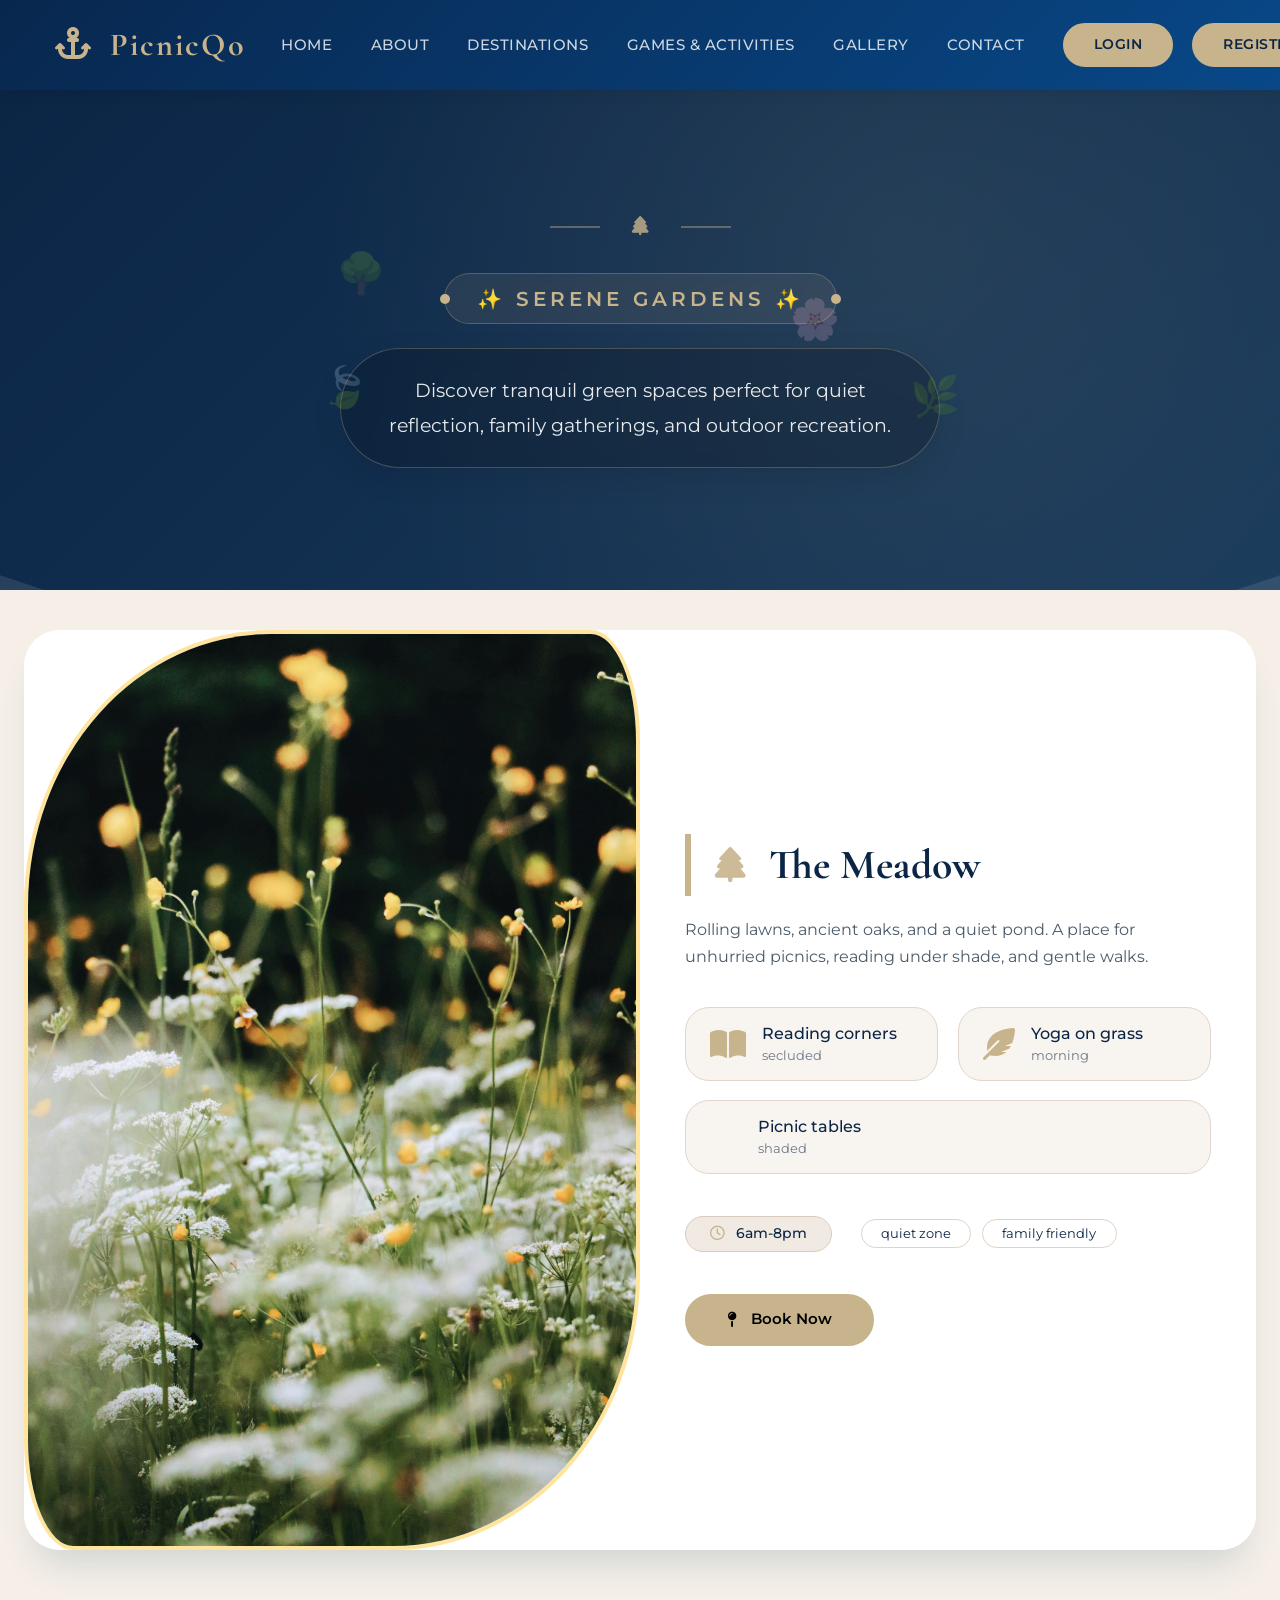
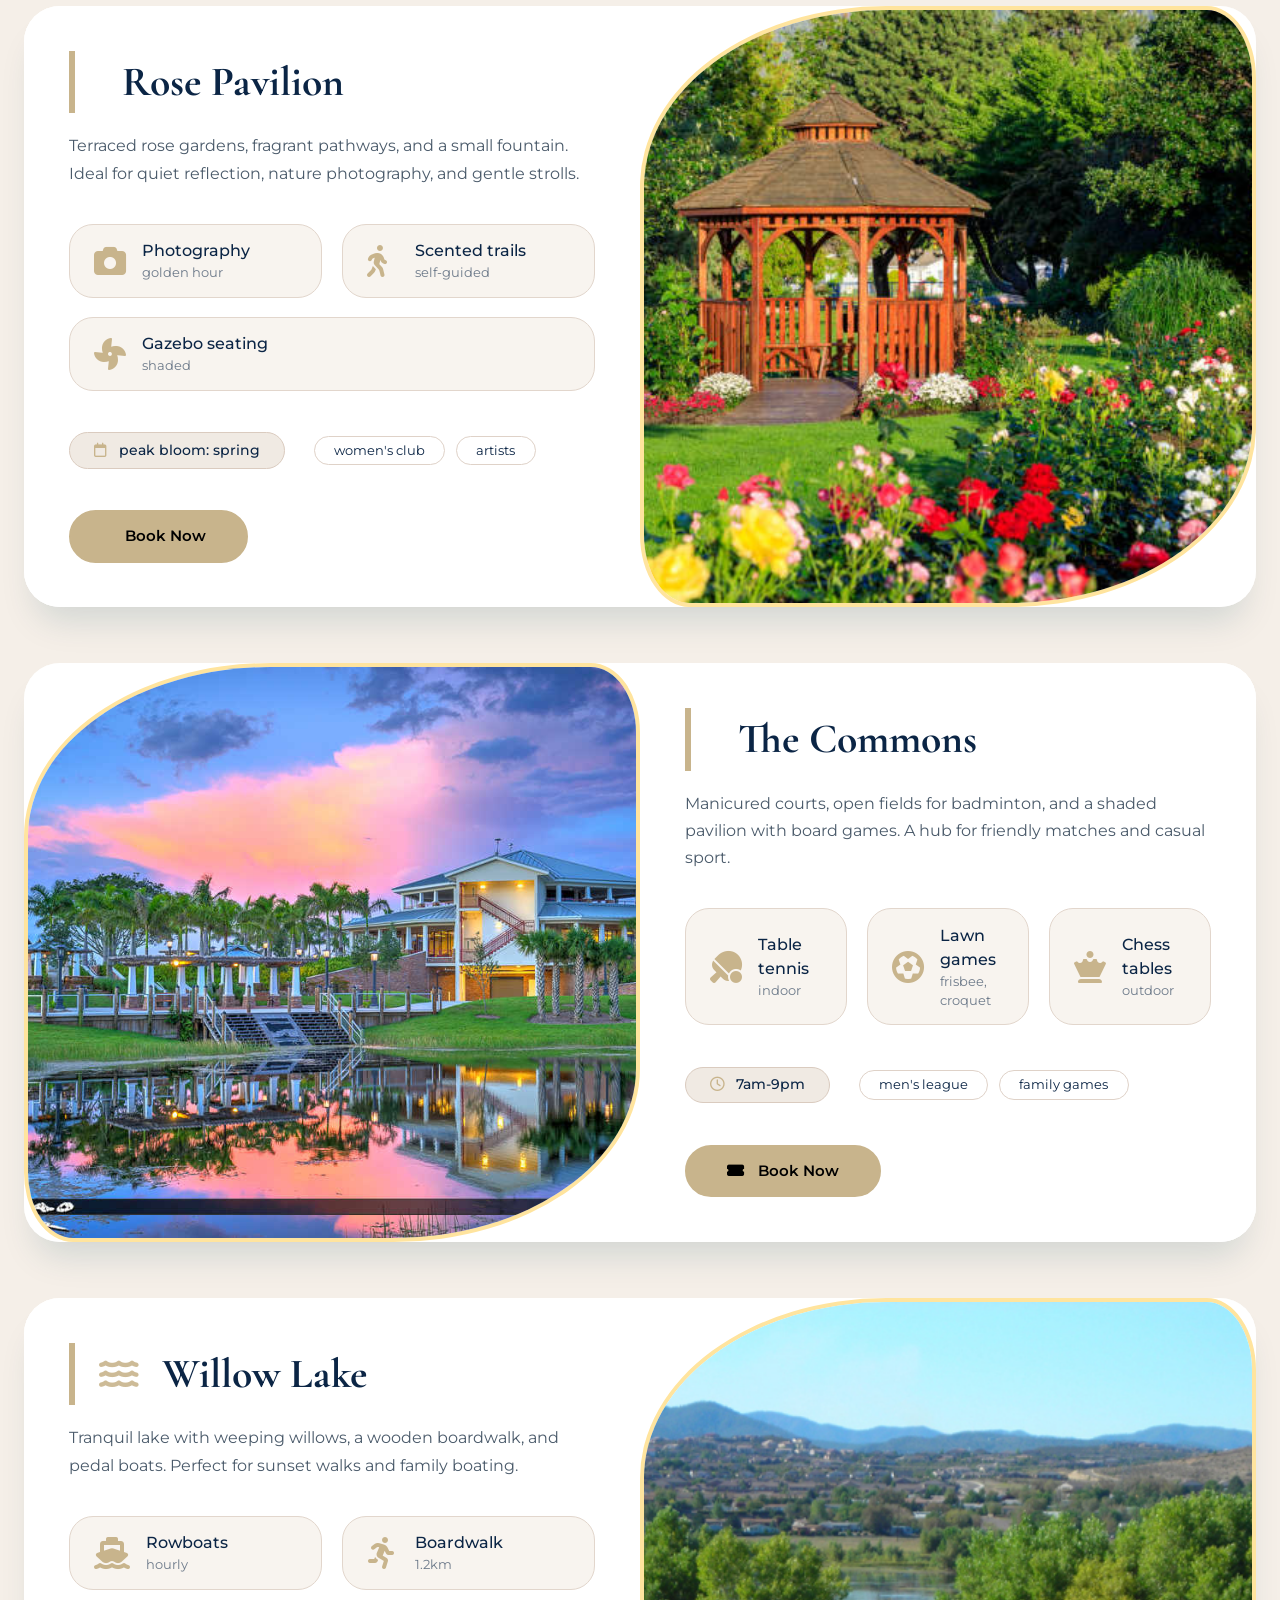
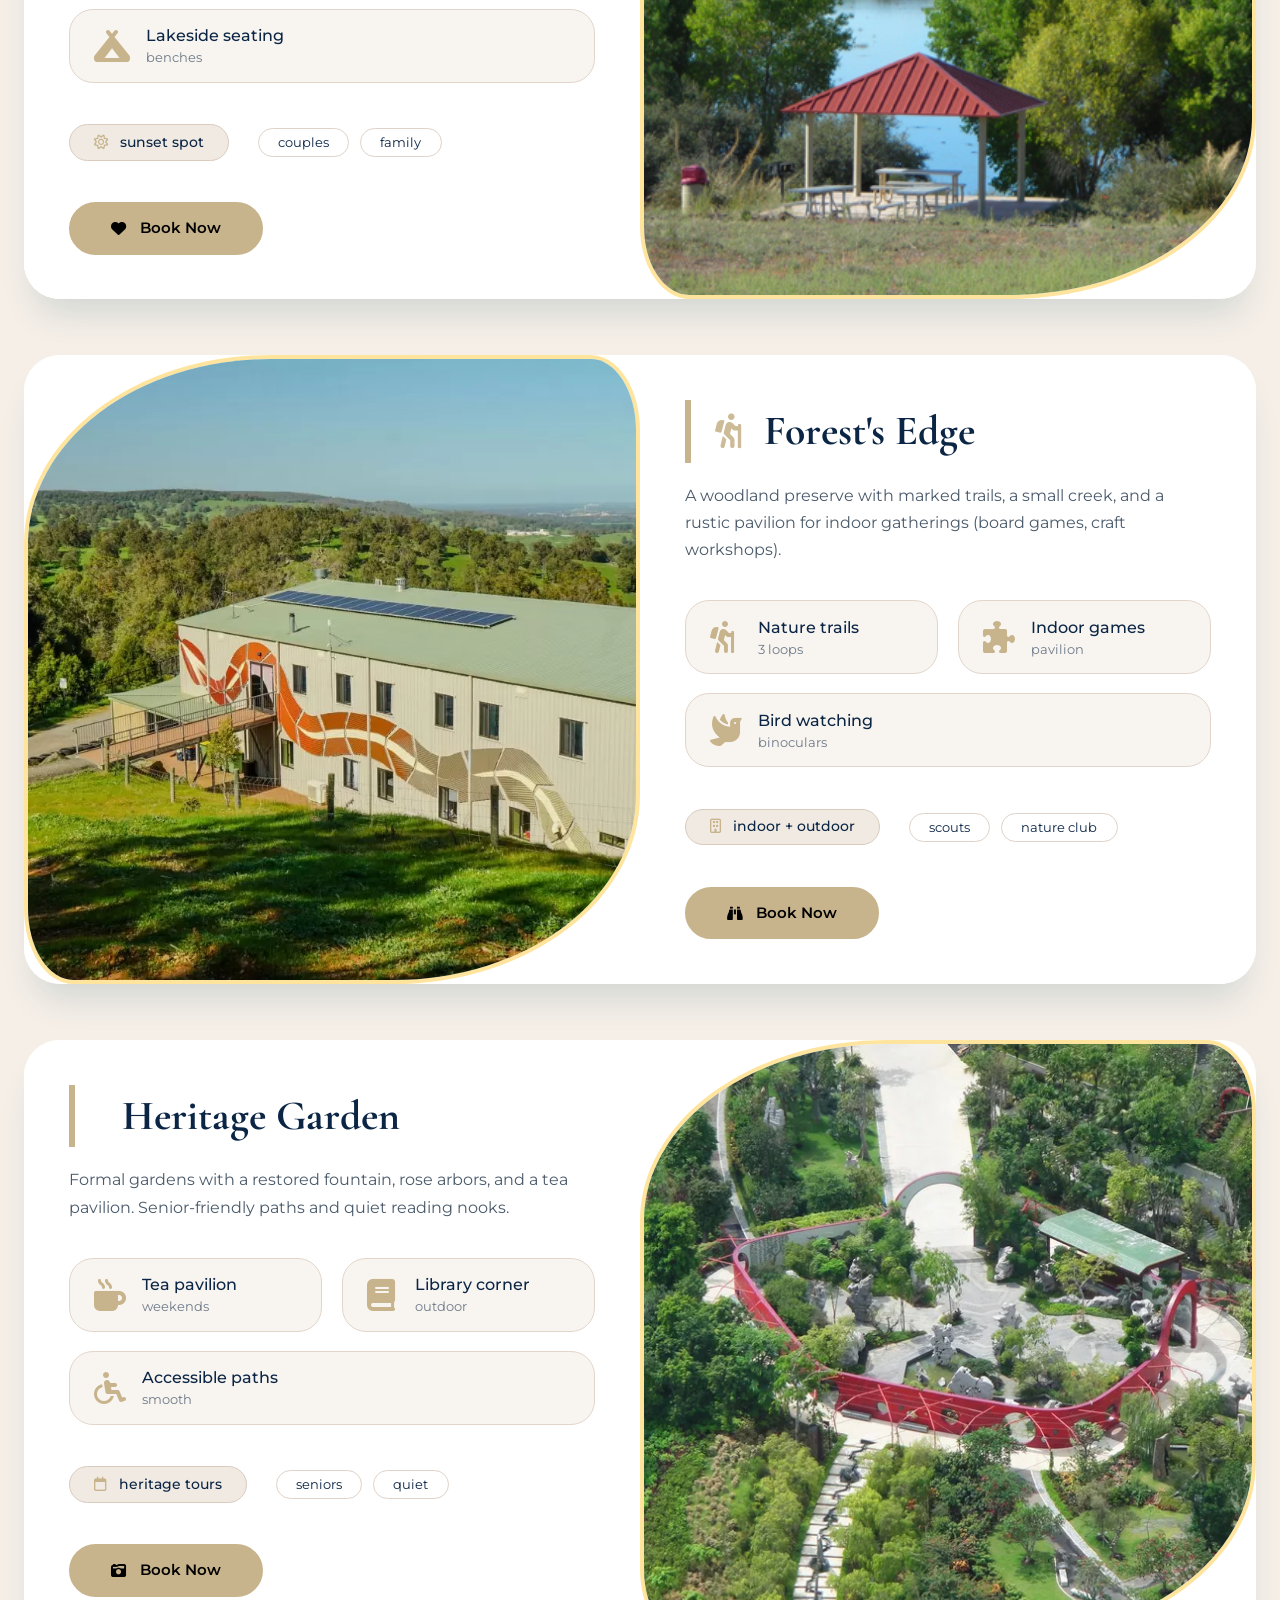
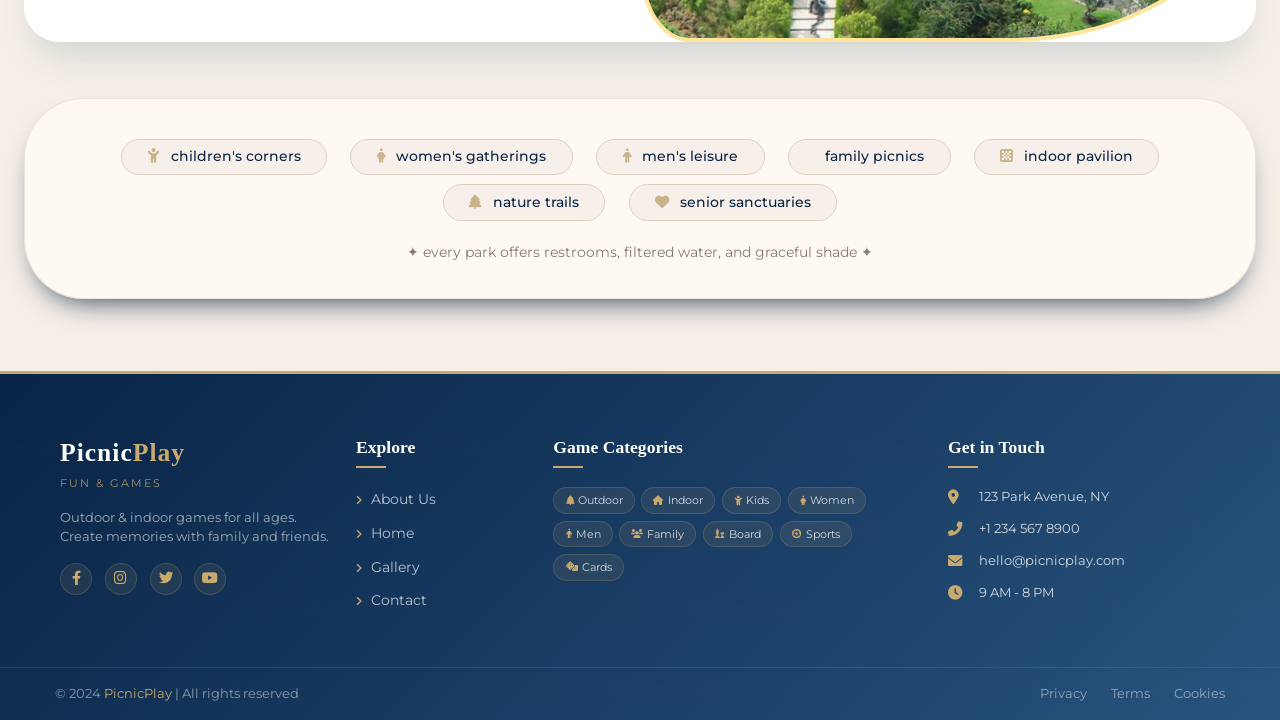
<file: parks.html>
<!DOCTYPE html>
<html lang="en">
<head>
  <meta charset="UTF-8">
  <meta name="viewport" content="width=device-width, initial-scale=1.0">
  <title>Elegant parks · serene escapes | PicnicGames</title>
  <!-- Bootstrap 5 grid & utilities -->
  <link href="https://cdn.jsdelivr.net/npm/bootstrap@5.3.2/dist/css/bootstrap.min.css" rel="stylesheet">
  <!-- Font Awesome 6 icons -->
  <link rel="stylesheet" href="https://cdnjs.cloudflare.com/ajax/libs/font-awesome/6.0.0-beta3/css/all.min.css">
  <!-- Google Fonts -->
  <link href="https://fonts.googleapis.com/css2?family=Cormorant+Garamond:wght@400;500;600;700;800&family=Montserrat:wght@300;400;500;600;700&display=swap" rel="stylesheet">
 <link rel="stylesheet" href="style.css">
 <link rel="icon" type="image/png" sizes="32x32" href="favicon-32x32.png">

 <style>
    * {
      margin: 0;
      padding: 0;
      box-sizing: border-box;
    }

    body {
      font-family: 'Montserrat', sans-serif;
      background: #f5efe8;
      color: #2d3e40;
    }

    /* ===== PARKS HERO SECTION - EXACTLY LIKE ABOUT PAGE ===== */
    .parks-hero {
      background: linear-gradient(135deg, #0b2545 0%, #1a3b5c 100%);
      padding: 6rem 0;
      position: relative;
      color: white;
      overflow: hidden;
      min-height: 500px;
      display: flex;
      align-items: center;
    }

    /* Animated wave effect */
    .parks-hero::before {
      content: '';
      position: absolute;
      bottom: 0;
      left: 0;
      width: 100%;
      height: 100px;
      background: url('data:image/svg+xml,<svg xmlns="http://www.w3.org/2000/svg" viewBox="0 0 1440 320"><path fill="%23ffffff" fill-opacity="0.1" d="M0,96L48,112C96,128,192,160,288,160C384,160,480,128,576,122.7C672,117,768,139,864,154.7C960,171,1056,181,1152,170.7C1248,160,1344,128,1392,112L1440,96L1440,320L1392,320C1344,320,1248,320,1152,320C1056,320,960,320,864,320C768,320,672,320,576,320C480,320,384,320,288,320C192,320,96,320,48,320L0,320Z"></path></svg>');
      background-size: cover;
      background-repeat: no-repeat;
      z-index: 2;
    }

    .parks-hero::after {
      content: '';
      position: absolute;
      top: 0;
      left: 0;
      width: 100%;
      height: 100%;
      background: radial-gradient(circle at 70% 30%, rgba(200, 180, 140, 0.1) 0%, transparent 60%);
      pointer-events: none;
    }

    .parks-hero-content {
      text-align: center;
      max-width: 800px;
      margin: 0 auto;
      position: relative;
      z-index: 10;
    }

    /* Decoration lines */
    .hero-decoration {
      display: flex;
      align-items: center;
      justify-content: center;
      gap: 2rem;
      margin-bottom: 2rem;
    }

    .decoration-line {
      width: 50px;
      height: 2px;
      background: rgba(200, 180, 140, 0.4);
    }

    .decoration-icon {
      color: #c8b48c;
      font-size: 1.2rem;
      opacity: 0.8;
    }

    .parks-hero-subtitle {
      color: #c8b48c;
      font-size: 20px;
      font-weight: 600;
      text-transform: uppercase;
      letter-spacing: 4px;
      display: inline-block;
      background: rgba(200, 180, 140, 0.1);
      padding: 0.6rem 2rem;
      border: 1px solid rgba(200, 180, 140, 0.3);
      margin-bottom: 1.5rem;
      border-radius: 50px;
      backdrop-filter: blur(5px);
      position: relative;
    }

    .parks-hero-subtitle::before,
    .parks-hero-subtitle::after {
      content: '';
      position: absolute;
      width: 10px;
      height: 10px;
      background: #c8b48c;
      border-radius: 50%;
      top: 50%;
      transform: translateY(-50%);
    }

    .parks-hero-subtitle::before {
      left: -5px;
    }

    .parks-hero-subtitle::after {
      right: -5px;
    }


    .parks-hero-text {
      color: rgba(255, 255, 255, 0.9);
      font-size: 1.2rem;
      line-height: 1.8;
      max-width: 600px;
      margin: 0 auto;
      padding: 1.5rem 2rem;
      background: rgba(0, 0, 0, 0.2);
      border-radius: 60px;
      backdrop-filter: blur(10px);
      border: 1px solid rgba(200, 180, 140, 0.3);
      box-shadow: 0 10px 30px rgba(0, 0, 0, 0.1);
    }

    /* Floating Elements */
    .floating-elements {
      position: absolute;
      width: 100%;
      height: 100%;
      top: 0;
      left: 0;
      pointer-events: none;
      z-index: 5;
    }

    .float-icon {
      position: absolute;
      font-size: 2.5rem;
      opacity: 0.2;
      animation: float 6s infinite ease-in-out;
    }

    .float-icon:nth-child(1) { top: 12%; left: 12%; animation-delay: 0s; }
    .float-icon:nth-child(2) { top: 60%; right: 10%; animation-delay: 1s; }
    .float-icon:nth-child(3) { bottom: 20%; left: 10%; animation-delay: 2s; }
    .float-icon:nth-child(4) { top: 30%; right: 25%; animation-delay: 3s; }

    @keyframes float {
      0%, 100% { transform: translateY(0) rotate(0deg); }
      50% { transform: translateY(-20px) rotate(5deg); }
    }

    /* ===== ELEGANT PARK CARDS (Enhanced) ===== */
    .park-card {
      background: #ffffff;
      border-radius: 36px;
      overflow: hidden;
      margin-bottom: 3.5rem;
      box-shadow: 0 25px 35px -12px rgba(2,70,90,0.15), 0 0 0 1px rgba(255,255,255,0.8) inset;
      transition: all 0.4s cubic-bezier(0.23, 1, 0.32, 1);
    }

    .park-card:hover {
      box-shadow: 0 35px 50px -12px #0a5b78;
      transform: translateY(-6px);
    }

    /* image side */
.park-image {
  padding: 0;
  min-height: 340px;
  background: #d9cdc0;
  overflow: hidden;

  /* SAME SHAPE AS IMAGE */
  border-radius: 40% 8% 40% 8% / 30% 12% 30% 12%;
  border: 4px solid #ffe49e;
}

    .park-image img {
      width: 100%;
      height: 100%;
      object-fit: cover;
      display: block;
      transition: transform 1s ease;
    }

    .park-card:hover .park-image img {
      transform: scale(1.05);
    }

    /* content side */
    .park-content {
      padding: 2.8rem 2.8rem;
      background: #ffffff;
      display: flex;
      flex-direction: column;
      justify-content: center;
    }

    .park-content h2 {
      font-family: "Cormorant Garamond", serif;
      font-size: 2.6rem;
      font-weight: 700;
      color: #0b2545;
      border-left: 6px solid #c8b48c;
      padding-left: 1.5rem;
      margin-bottom: 1.2rem;
    }

    .park-content h2 i {
      color: #c8b48c;
      margin-right: 0.8rem;
      font-size: 2.2rem;
      opacity: 0.9;
    }

    .park-description {
      font-size: 1rem;
      color: #4a5a6a;
      margin-bottom: 1.8rem;
      line-height: 1.7;
    }

    /* activity cards */
    .activity-grid {
      display: flex;
      flex-wrap: wrap;
      gap: 1.2rem;
      margin: 0.5rem 0 1.4rem;
    }

    .activity-item {
      background: #f8f4ef;
      border-radius: 24px;
      padding: 0.9rem 1.5rem;
      display: flex;
      align-items: center;
      gap: 1rem;
      flex: 1 1 160px;
      border: 1px solid #e2d6cc;
      transition: all 0.3s ease;
    }

    .activity-item:hover {
      background: #efe8e0;
      border-color: #c8b48c;
    }

    .activity-item i {
      font-size: 2rem;
      color: #c8b48c;
      min-width: 2rem;
    }

    .activity-text {
      font-weight: 500;
      color: #0b2545;
      font-size: 1rem;
    }

    .activity-text small {
      font-weight: 400;
      font-size: 0.8rem;
      color: #6d7a8a;
      display: block;
    }

    /* meta badges */
    .park-meta {
      display: flex;
      flex-wrap: wrap;
      align-items: center;
      gap: 1.8rem;
      margin: 1.2rem 0 0.8rem;
    }

    .badge-park {
      background: #f0eae3;
      border-radius: 40px;
      padding: 0.4rem 1.5rem;
      font-weight: 500;
      color: #0b2545;
      border: 1px solid #dacbbf;
      font-size: 0.9rem;
    }

    .badge-park i {
      margin-right: 0.5rem;
      color: #c8b48c;
    }

    .tag-group {
      display: flex;
      flex-wrap: wrap;
      gap: 0.7rem;
    }

    .tag {
      background: white;
      border-radius: 30px;
      padding: 0.25rem 1.2rem;
      font-size: 0.8rem;
      font-weight: 400;
      color: #0b2545;
      border: 1px solid #dfd2c8;
    }

    /* CTA button */
    .btn-park {
      background: var(--primary);
      color: #000;
      border: 2px solid var(--primary);
      border-radius: 50px;
      padding: 0.8rem 2.5rem;
      font-weight: 600;
      text-decoration: none;
      display: inline-flex;
      align-items: center;
      gap: 0.9rem;
      transition: 0.3s;
      width: fit-content;
      margin-top: 1.8rem;
      font-family: 'Montserrat', sans-serif;
      font-size: 0.95rem;
    }

    .btn-park i {
      color: #000;
      transition: transform 0.3s ease;
    }

    .btn-park:hover {
      background: transparent;
      color: #0b2545;
    }

    .btn-park:hover i {
      transform: translateX(5px);
      color: #c8b48c;
    }

    /* category panel */
    .activities-panel {
      background: rgba(255, 251, 245, 0.85);
      backdrop-filter: blur(12px);
      border-radius: 60px;
      padding: 2.2rem 2.5rem;
      text-align: center;
      border: 1px solid rgba(200, 175, 155, 0.3);
      box-shadow: 0 15px 30px -16px #0b2545;
      margin: 3.5rem 0 2rem;
    }

    .panel-icon {
      display: inline-block;
      background: #f7f0ea;
      border-radius: 50px;
      padding: 0.4rem 1.6rem;
      margin: 0.3rem 0.6rem;
      font-weight: 500;
      color: #0b2545;
      border: 1px solid #decfc3;
      font-size: 0.9rem;
    }

    .panel-icon i {
      margin-right: 0.4rem;
      color: #c8b48c;
    }

    /* footer note */
    .footer-note {
      text-align: center;
      font-size: 0.95rem;
      color: #5f6b7a;
      margin-top: 2.5rem;
      padding-top: 1.5rem;
      border-top: 1px dashed #cfbeb1;
    }

    /* Responsive */
    @media (max-width: 991px) {
      .parks-hero-title {
        font-size: 3.5rem;
      }
    }

    @media (max-width: 768px) {
      .parks-hero {
        padding: 4rem 0;
        min-height: 400px;
      }

      .parks-hero-title {
        font-size: 2.8rem;
      }

      .parks-hero-text {
        font-size: 1rem;
        padding: 1rem 1.5rem;
      }

      .float-icon {
        font-size: 2rem;
      }

      .park-content {
        padding: 2rem 1.8rem;
      }
      
      .park-content h2 {
        font-size: 2.2rem;
      }
      
      .activity-grid {
        flex-direction: column;
        gap: 0.8rem;
      }
      
      .park-meta {
        flex-direction: column;
        align-items: flex-start;
        gap: 1rem;
      }
    }

    @media (max-width: 576px) {
      .parks-hero-title {
        font-size: 2.2rem;
      }

      .parks-hero-title .gold-text::before,
      .parks-hero-title .gold-text::after {
        font-size: 1.5rem;
      }

      .parks-hero-subtitle {
        font-size: 0.8rem;
        padding: 0.4rem 1.5rem;
      }
    }
  </style>
</head>
<body>
  <!-- Navbar -->
  <nav class="navbar navbar-expand-lg custom-navbar">
    <div class="container">
      <a class="navbar-brand" href="index.html">
        <i class="fas fa-anchor me-2" style="color: var(--primary);"></i>
        PicnicQo
      </a>
      <button class="navbar-toggler" type="button" data-bs-toggle="collapse" data-bs-target="#navbarNav" 
              aria-controls="navbarNav" aria-expanded="false" aria-label="Toggle navigation">
        <span class="navbar-toggler-icon"></span>
      </button>
      <div class="collapse navbar-collapse" id="navbarNav">
        <ul class="navbar-nav mx-auto mb-2 mb-lg-0">
          <li class="nav-item"><a class="nav-link" href="index.html">home</a></li>
          <li class="nav-item"><a class="nav-link" href="about.html">about</a></li>
          <li class="nav-item dropdown">
            <a class="nav-link dropdown-toggle" href="destinations.html" id="placesDropdown" role="button" data-bs-toggle="dropdown" aria-expanded="false">destinations</a>
            <ul class="dropdown-menu" aria-labelledby="placesDropdown">
              <li><a class="dropdown-item" href="beach.html">beach</a></li>
              <li><a class="dropdown-item active" href="parks.html">parks</a></li>
              <li><a class="dropdown-item" href="water-parks.html">water-parks</a></li>
              <li><a class="dropdown-item" href="farm-house.html">farm-house</a></li>
                            <li><a class="dropdown-item" href="island.html">island</a></li>
            </ul>
          </li>
          <li class="nav-item dropdown">
            <a class="nav-link dropdown-toggle" href="#" id="gamesDropdown" role="button" data-bs-toggle="dropdown" aria-expanded="false">Games & Activities</a>
            <ul class="dropdown-menu" aria-labelledby="gamesDropdown">
              <li><a class="dropdown-item" href="indoor.html">indoor games</a></li>
              <li><a class="dropdown-item" href="outdoor.html">outdoor games</a></li>
              <li><a class="dropdown-item" href="kids.html">kids games</a></li>
              <li><a class="dropdown-item" href="women.html">women games</a></li>
              <li><a class="dropdown-item" href="men.html">men games</a></li>
              <li><a class="dropdown-item" href="family.html">family games</a></li>
            </ul>
          </li>
          <li class="nav-item"><a class="nav-link" href="gallery.html">gallery</a></li>
          <li class="nav-item"><a class="nav-link" href="contact.html">contact</a></li>
        </ul>
        <div class="nav-buttons">
          <a class="nav-link btn-consultation" href="#" onclick="openLoginPopup()">Login</a>
          <a class="nav-link btn-consultation" href="#" onclick="openRegisterPopup()">Register</a>
        </div>
      </div>
    </div>
  </nav>

  <!-- ===== NEW PARKS HERO SECTION - EXACT STYLE AS ABOUT PAGE ===== -->
  <section class="parks-hero">
    <div class="container">
      <div class="row">
        <div class="col-12">
          <div class="parks-hero-content">
            <!-- Decorative elements -->
            <div class="hero-decoration">
              <span class="decoration-line"></span>
              <span class="decoration-icon"><i class="fas fa-tree"></i></span>
              <span class="decoration-line"></span>
            </div>
            
            <span class="parks-hero-subtitle">✨ Serene Gardens ✨</span>
            
            
            
            <p class="parks-hero-text">
              Discover tranquil green spaces perfect for quiet reflection, 
              family gatherings, and outdoor recreation.
            </p>
            
            <!-- Floating icons - park themed -->
            <div class="floating-elements">
              <span class="float-icon">🌳</span>
              <span class="float-icon">🌿</span>
              <span class="float-icon">🍃</span>
              <span class="float-icon">🌸</span>
            </div>
          </div>
        </div>
      </div>
    </div>
  </section>

  <div class="page-container" style="max-width: 1360px; margin: 0 auto; padding: 2.5rem 1.5rem;">
    <!-- Park Cards -->
    
    <!-- The Meadow -->
    <div class="row g-0 park-card align-items-stretch">
      <div class="col-md-6 park-image">
        <img src="./parks img/meadow.jpg" alt="Central Park green meadow with trees" class="wave-img">
      </div>
      <div class="col-md-6 park-content">
        <h2><i class="fas fa-tree"></i> The Meadow</h2>
        <p class="park-description">Rolling lawns, ancient oaks, and a quiet pond. A place for unhurried picnics, reading under shade, and gentle walks.</p>
        <div class="activity-grid">
          <div class="activity-item"><i class="fas fa-book-open"></i> <span class="activity-text">Reading corners <small>secluded</small></span></div>
          <div class="activity-item"><i class="fas fa-feather-alt"></i> <span class="activity-text">Yoga on grass <small>morning</small></span></div>
          <div class="activity-item"><i class="fas fa-picnic-table"></i> <span class="activity-text">Picnic tables <small>shaded</small></span></div>
        </div>
        <div class="park-meta">
          <span class="badge-park"><i class="fa-regular fa-clock"></i> 6am-8pm</span>
          <div class="tag-group"><span class="tag">quiet zone</span><span class="tag">family friendly</span></div>
        </div>
        <a href="index.html#booking" class="btn-park"><i class="fas fa-map-pin"></i>Book Now</a>
      </div>
    </div>

    <!-- Rose Pavilion -->
    <div class="row g-0 park-card align-items-stretch flex-md-row-reverse">
      <div class="col-md-6 park-image">
        <img src="./parks img/rose park.jpg" alt="Rose garden with blooming flowers" class="wave-img">
      </div>
      <div class="col-md-6 park-content">
        <h2><i class="fas fa-rose"></i> Rose Pavilion</h2>
        <p class="park-description">Terraced rose gardens, fragrant pathways, and a small fountain. Ideal for quiet reflection, nature photography, and gentle strolls.</p>
        <div class="activity-grid">
          <div class="activity-item"><i class="fas fa-camera"></i> <span class="activity-text">Photography <small>golden hour</small></span></div>
          <div class="activity-item"><i class="fas fa-person-walking"></i> <span class="activity-text">Scented trails <small>self-guided</small></span></div>
          <div class="activity-item"><i class="fas fa-fan"></i> <span class="activity-text">Gazebo seating <small>shaded</small></span></div>
        </div>
        <div class="park-meta">
          <span class="badge-park"><i class="fa-regular fa-calendar"></i> peak bloom: spring</span>
          <div class="tag-group"><span class="tag">women's club</span><span class="tag">artists</span></div>
        </div>
        <a href="index.html#booking" class="btn-park"><i class="fas fa-rose"></i>Book Now</a>
      </div>
    </div>

    <!-- The Commons -->
    <div class="row g-0 park-card align-items-stretch">
      <div class="col-md-6 park-image">
        <img src="./parks img/commons park.jpg" alt="Tennis courts and green lawn" class="wave-img">
      </div>
      <div class="col-md-6 park-content">
        <h2><i class="fas fa-tennis-ball"></i> The Commons</h2>
        <p class="park-description">Manicured courts, open fields for badminton, and a shaded pavilion with board games. A hub for friendly matches and casual sport.</p>
        <div class="activity-grid">
          <div class="activity-item"><i class="fas fa-table-tennis"></i> <span class="activity-text">Table tennis <small>indoor</small></span></div>
          <div class="activity-item"><i class="fas fa-futbol"></i> <span class="activity-text">Lawn games <small>frisbee, croquet</small></span></div>
          <div class="activity-item"><i class="fas fa-chess-queen"></i> <span class="activity-text">Chess tables <small>outdoor</small></span></div>
        </div>
        <div class="park-meta">
          <span class="badge-park"><i class="fa-regular fa-clock"></i> 7am-9pm</span>
          <div class="tag-group"><span class="tag">men's league</span><span class="tag">family games</span></div>
        </div>
        <a href="index.html#booking" class="btn-park"><i class="fas fa-ticket-alt"></i>Book Now</a>
      </div>
    </div>

    <!-- Willow Lake -->
    <div class="row g-0 park-card align-items-stretch flex-md-row-reverse">
      <div class="col-md-6 park-image">
        <img src="./parks img/willow park.jpg" alt="Lake with walking path and swans" class="wave-img">
      </div>
      <div class="col-md-6 park-content">
        <h2><i class="fas fa-water"></i> Willow Lake</h2>
        <p class="park-description">Tranquil lake with weeping willows, a wooden boardwalk, and pedal boats. Perfect for sunset walks and family boating.</p>
        <div class="activity-grid">
          <div class="activity-item"><i class="fas fa-ship"></i> <span class="activity-text">Rowboats <small>hourly</small></span></div>
          <div class="activity-item"><i class="fas fa-person-running"></i> <span class="activity-text">Boardwalk <small>1.2km</small></span></div>
          <div class="activity-item"><i class="fas fa-campground"></i> <span class="activity-text">Lakeside seating <small>benches</small></span></div>
        </div>
        <div class="park-meta">
          <span class="badge-park"><i class="fa-regular fa-sun"></i> sunset spot</span>
          <div class="tag-group"><span class="tag">couples</span><span class="tag">family</span></div>
        </div>
        <a href="index.html#booking" class="btn-park"><i class="fas fa-heart"></i> Book Now</a>
      </div>
    </div>

    <!-- Forest's Edge -->
    <div class="row g-0 park-card align-items-stretch">
      <div class="col-md-6 park-image">
        <img src="./parks img/forest park.webp" alt="Wooden path through forest" class="wave-img">
      </div>
      <div class="col-md-6 park-content">
        <h2><i class="fas fa-hiking"></i> Forest's Edge</h2>
        <p class="park-description">A woodland preserve with marked trails, a small creek, and a rustic pavilion for indoor gatherings (board games, craft workshops).</p>
        <div class="activity-grid">
          <div class="activity-item"><i class="fas fa-person-hiking"></i> <span class="activity-text">Nature trails <small>3 loops</small></span></div>
          <div class="activity-item"><i class="fas fa-puzzle-piece"></i> <span class="activity-text">Indoor games <small>pavilion</small></span></div>
          <div class="activity-item"><i class="fas fa-dove"></i> <span class="activity-text">Bird watching <small>binoculars</small></span></div>
        </div>
        <div class="park-meta">
          <span class="badge-park"><i class="fa-regular fa-building"></i> indoor + outdoor</span>
          <div class="tag-group"><span class="tag">scouts</span><span class="tag">nature club</span></div>
        </div>
        <a href="index.html#booking" class="btn-park"><i class="fas fa-binoculars"></i> Book Now</a>
      </div>
    </div>

    <!-- Heritage Garden -->
    <div class="row g-0 park-card align-items-stretch flex-md-row-reverse">
      <div class="col-md-6 park-image">
        <img src="./parks img/heritage park.webp" alt="Formal garden with fountain and hedges" class="wave-img">
      </div>
      <div class="col-md-6 park-content">
        <h2><i class="fas fa-fountain"></i> Heritage Garden</h2>
        <p class="park-description">Formal gardens with a restored fountain, rose arbors, and a tea pavilion. Senior-friendly paths and quiet reading nooks.</p>
        <div class="activity-grid">
          <div class="activity-item"><i class="fas fa-mug-hot"></i> <span class="activity-text">Tea pavilion <small>weekends</small></span></div>
          <div class="activity-item"><i class="fas fa-book"></i> <span class="activity-text">Library corner <small>outdoor</small></span></div>
          <div class="activity-item"><i class="fas fa-wheelchair"></i> <span class="activity-text">Accessible paths <small>smooth</small></span></div>
        </div>
        <div class="park-meta">
          <span class="badge-park"><i class="fa-regular fa-calendar"></i> heritage tours</span>
          <div class="tag-group"><span class="tag">seniors</span><span class="tag">quiet</span></div>
        </div>
        <a href="index.html#booking" class="btn-park"><i class="fas fa-camera-retro"></i> Book Now</a>
      </div>
    </div>

    <!-- Activities Panel -->
    <div class="activities-panel">
      <span class="panel-icon"><i class="fas fa-child"></i> children's corners</span>
      <span class="panel-icon"><i class="fas fa-female"></i> women's gatherings</span>
      <span class="panel-icon"><i class="fas fa-male"></i> men's leisure</span>
      <span class="panel-icon"><i class="fas fa-people-group"></i> family picnics</span>
      <span class="panel-icon"><i class="fas fa-chess-board"></i> indoor pavilion</span>
      <span class="panel-icon"><i class="fas fa-tree"></i> nature trails</span>
      <span class="panel-icon"><i class="fas fa-heart"></i> senior sanctuaries</span>
      <div class="mt-3 small" style="color: #887a6f;">✦ every park offers restrooms, filtered water, and graceful shade ✦</div>
    </div>

</div>

        <!-- footer -->
    <footer class="picnic-footer-compact">
      <div class="container footer-content">
        <div class="row g-4">
          <!-- Col 1: Logo + Social (Small) -->
          <div class="col-lg-3 col-md-6">
            <div class="footer-logo-compact">
              <h4>Picnic<span>Play</span></h4>
              <p>FUN & GAMES</p>
            </div>
            <p
              style="
                color: rgba(255, 255, 255, 0.6);
                font-size: 0.8rem;
                line-height: 1.5;
                margin-bottom: 1rem;
              "
            >
              Outdoor & indoor games for all ages. Create memories with family
              and friends.
            </p>
            <div class="social-icons-compact">
              <a href="https://www.facebook.com/" class="social-icon-compact"
                target="_blank"><i class="fab fa-facebook-f"></i
              ></a>
              <a href="https://www.instagram.com/" class="social-icon-compact"
                target="_blank"><i class="fab fa-instagram"></i
              ></a>
              <a href="https://x.com/" class="social-icon-compact"
                target="_blank"><i class="fab fa-twitter"></i
              ></a>
              <a href="https://www.youtube.com/" class="social-icon-compact"
                target="_blank"><i class="fab fa-youtube"></i
              ></a>
            </div>
          </div>

          <!-- Col 2: Quick Links (Compact) -->
          <div class="col-lg-2 col-md-6">
            <h5 class="footer-heading-compact">Explore</h5>
            <ul class="footer-links-compact">
              <li>
                <a href="about.html"><i class="fas fa-angle-right"></i> About Us</a>
              </li>
               <li>
                <a href="index.html"><i class="fas fa-angle-right"></i> Home</a>
              </li>
              <li>
                <a href="gallery.html"><i class="fas fa-angle-right"></i> Gallery</a>
              </li>
                <a href="contact.html"><i class="fas fa-angle-right"></i> Contact</a>
              </li>
            </ul>
          </div>

          <!-- Col 3: Game Tags (Compact) -->
          <div class="col-lg-4 col-md-6">
            <h5 class="footer-heading-compact">Game Categories</h5>
            <div class="games-tags-compact">
              <span class="game-tag-compact"
                ><i class="fas fa-tree"></i> Outdoor</span
              >
              <span class="game-tag-compact"
                ><i class="fas fa-home"></i> Indoor</span
              >
              <span class="game-tag-compact"
                ><i class="fas fa-child"></i> Kids</span
              >
              <span class="game-tag-compact"
                ><i class="fas fa-female"></i> Women</span
              >
              <span class="game-tag-compact"
                ><i class="fas fa-male"></i> Men</span
              >
              <span class="game-tag-compact"
                ><i class="fas fa-users"></i> Family</span
              >
              <span class="game-tag-compact"
                ><i class="fas fa-chess"></i> Board</span
              >
              <span class="game-tag-compact"
                ><i class="fas fa-futbol"></i> Sports</span
              >
              <span class="game-tag-compact"
                ><i class="fas fa-dice"></i> Cards</span
              >
            </div>
          </div>

          <!-- Col 4: Contact (Compact) -->
          <div class="col-lg-3 col-md-6">
            <h5 class="footer-heading-compact">Get in Touch</h5>
            <ul class="contact-info-compact">
              <li><i class="fas fa-map-marker-alt"></i> 123 Park Avenue, NY</li>
              <li><i class="fas fa-phone-alt"></i> +1 234 567 8900</li>
              <li><i class="fas fa-envelope"></i> hello@picnicplay.com</li>
              <li><i class="fas fa-clock"></i> 9 AM - 8 PM</li>
            </ul>
          </div>
        </div>
      </div>

      <!-- Footer Bottom (Very Compact) -->
      <div class="footer-bottom-compact">
        <div class="container">
          <div class="row align-items-center">
            <div class="col-md-6">
              <div class="copyright-compact">
                © 2024 <a href="#">PicnicPlay</a> | All rights reserved
              </div>
            </div>
            <div class="col-md-6">
              <div class="footer-links-bottom">
                <a href="#">Privacy</a>
                <a href="#">Terms</a>
                <a href="#">Cookies</a>
              </div>
            </div>
          </div>
        </div>
      </div>
    </footer>









  

    

<!-- ===== LOGIN POPUP ===== -->
<div class="popup-overlay" id="loginPopup">
    <div class="popup-container">
        <!-- Close Button -->
        <div class="popup-close" onclick="closeLoginPopup()">
            <i class="fas fa-times"></i>
        </div>

        <!-- Popup Header -->
        <div class="popup-header">
            <h2>Welcome <span>Back!</span></h2>
            <p>Sign in to continue your picnic adventures</p>
        </div>

        <!-- Popup Body - Login Form -->
        <div class="popup-body">
            <form id="loginForm" onsubmit="return handleLogin(event)">
                <!-- Email Input -->
                <div class="input-group-custom">
                    <i class="fas fa-envelope input-icon"></i>
                    <input type="email" id="loginEmail" placeholder="Email Address" required>
                </div>

                <!-- Password Input -->
                <div class="input-group-custom">
                    <i class="fas fa-lock input-icon"></i>
                    <input type="password" id="loginPassword" placeholder="Password" required>
                    <i class="fas fa-eye password-toggle" onclick="togglePassword()"></i>
                </div>

                <!-- Remember Me & Forgot Password -->
                <div class="row-actions">
                    <div class="checkbox-group">
                        <input type="checkbox" id="rememberMe">
                        <label for="rememberMe">Remember me</label>
                    </div>
                    <div class="forgot-password">
                        <a href="#">Forgot Password?</a>
                    </div>
                </div>

                <!-- Login Button -->
                <button type="submit" class="login-btn">
                    <i class="fas fa-sign-in-alt me-2"></i>Login
                </button>
            </form>

            <!-- Divider -->
            <div class="divider">
                <span>or login with</span>
            </div>

            <!-- Social Login -->
            <div class="social-login">
                <a href="#" class="social-btn"><i class="fab fa-google"></i></a>
                <a href="#" class="social-btn"><i class="fab fa-facebook-f"></i></a>
                <a href="#" class="social-btn"><i class="fab fa-apple"></i></a>
            </div>

            <!-- Register Link -->
            <div class="register-link">
                Don't have an account? <a href="#">Register here</a>
            </div>
        </div>
    </div>
</div>
















<!-- ===== REGISTER POPUP (SIRF REGISTER WALA) ===== -->
<div class="popup-overlay" id="registerPopup">
    <div class="popup-container">
        <!-- Close Button -->
        <div class="popup-close" onclick="closeRegisterPopup()">
            <i class="fas fa-times"></i>
        </div>

        <!-- Popup Header -->
        <div class="popup-header">
            <h2>Join <span>PicniQo</span></h2>
            <p>Create your account and start your picnic adventures!</p>
        </div>

        <!-- Popup Body - Register Form -->
        <div class="popup-body">
            <form id="registerForm" onsubmit="return handleRegister(event)">
                <!-- Name Row - First & Last Name -->
                <div class="name-row">
                    <div class="input-group-custom">
                        <i class="fas fa-user input-icon"></i>
                        <input type="text" id="firstName" placeholder="First Name" required>
                    </div>
                    <div class="input-group-custom">
                        <i class="fas fa-user input-icon"></i>
                        <input type="text" id="lastName" placeholder="Last Name" required>
                    </div>
                </div>

                <!-- Email Input -->
                <div class="input-group-custom">
                    <i class="fas fa-envelope input-icon"></i>
                    <input type="email" id="registerEmail" placeholder="Email Address" required>
                </div>

                <!-- Phone Input -->
                <div class="input-group-custom">
                    <i class="fas fa-phone input-icon"></i>
                    <input type="tel" id="phone" placeholder="Phone Number" required>
                </div>

                <!-- Password Input -->
                <div class="input-group-custom">
                    <i class="fas fa-lock input-icon"></i>
                    <input type="password" id="registerPassword" placeholder="Password" required>
                    <i class="fas fa-eye password-toggle" onclick="togglePassword('registerPassword', this)"></i>
                </div>

                <!-- Confirm Password Input -->
                <div class="input-group-custom">
                    <i class="fas fa-lock input-icon"></i>
                    <input type="password" id="confirmPassword" placeholder="Confirm Password" required>
                    <i class="fas fa-eye password-toggle" onclick="togglePassword('confirmPassword', this)"></i>
                </div>

                <!-- Terms Checkbox -->
                <div class="terms-checkbox">
                    <input type="checkbox" id="terms" required>
                    <label for="terms">
                        I agree to the <a href="#">Terms of Service</a> and <a href="#">Privacy Policy</a>
                    </label>
                </div>

                <!-- Register Button -->
                <button type="submit" class="register-btn">
                    <i class="fas fa-user-plus me-2"></i>Create Account
                </button>
            </form>

            <!-- Divider -->
            <div class="divider">
                <span>or register with</span>
            </div>

            <!-- Social Login -->
            <div class="social-login">
                <a href="#" class="social-btn"><i class="fab fa-google"></i></a>
                <a href="#" class="social-btn"><i class="fab fa-facebook-f"></i></a>
                <a href="#" class="social-btn"><i class="fab fa-apple"></i></a>
            </div>

            <!-- Login Link -->
            <div class="login-link">
                Already have an account? <a href="#" onclick="openLoginPopup(); closeRegisterPopup(); return false;">Sign in here</a>
            </div>
        </div>
    </div>
</div>
  <!-- Bootstrap JS -->
  <script src="https://cdn.jsdelivr.net/npm/bootstrap@5.3.2/dist/js/bootstrap.bundle.min.js"></script>
  <script src="./script.js"></script>
</body>
</html>
</file>
<file: style.css>
:root{
  --dark:linear-gradient(135deg, #082446 0%, #28537e 100%);
  --nav:linear-gradient(135deg, #08274e 0%, #084888 100%);
  --light:#f1f1f1;
  --primary:#c8b48c;
  --secondary:rgba(255, 255, 255, 0.8);
  --gray:#4a5568;
  --transition: transform 0.5s ease;
}



*,
::after::before {
  margin: 0;
  padding: 0;
  box-sizing: border-box;
}

.container {
  width: 90%;
  max-width: 1200px;
  margin: 0 auto;
  padding: 0 15px;
}

.section {
  padding: 5rem 0;
  background-color: var(--light);
}

.section-title {
  text-align: center;
  margin-bottom: 3rem;
  position: relative;
  font-size: 2.2rem;
}

.section-title::after {
  content: "";
  position: absolute;
  width: 80px;
  height: 4px;
  background-color: var(--primary);
  bottom: -10px;
  left: 50%;
  transform: translateX(-50%);
}

body {
  font-family: "Inter", sans-serif;
}

.title {
  font-size: 3.5rem;
  margin-bottom: 1.2rem;
  color: var(--dark);
}

h1,
h2,
h3,
h4,
h5,
h6 {
  font-family: fangsong, serif;
  font-weight: 600;
  line-height: 1.5;
  margin-bottom: 1rem;
}

/* HEADER */

body {
  font-family: "Montserrat", sans-serif;
  background: #0b2545;
  padding-top: 90px;
}

/* Navbar Styles */
.navbar {
  padding: 1rem 0;
  background: var(--nav);
  position: relative;
  z-index: 1000;
  box-shadow: 0 4px 20px rgba(0, 0, 0, 0.1);
}

.navbar-brand {
  font-family: "Cormorant Garamond", serif;
  font-size: 2rem;
  font-weight: 700;
  color: #c8b48c !important;
  letter-spacing: 2px;
  transition: color 0.3s ease;
}

.custom-navbar {
    position: fixed;
    top: 0;
    left: 0;
    width: 100%;
    z-index: 9999;
    box-shadow: 0 2px 15px rgba(0,0,0,0.08);
}

.navbar-brand:hover {
  color: #fff !important;
}

/* Navbar Toggler */
.navbar-toggler {
  border: 1px solid rgba(200, 180, 140, 0.3);
  padding: 0.5rem;
}

.navbar-toggler:focus {
  box-shadow: none;
  border-color: #c8b48c;
}

.navbar-toggler-icon {
  filter: invert(1);
}

/* Navigation Links */
.nav-link {
  color: rgba(255, 255, 255, 0.8) !important;
  font-weight: 500;
  font-size: 0.95rem;
  padding: 0.5rem 1rem !important;
  margin: 0 0.2rem;
  position: relative;
  transition: color 0.3s ease;
  text-transform: uppercase;
  letter-spacing: 0.5px;
}

.nav-link:hover {
  color: #fff !important;
}

/* Dropdown Arrow - Always Visible */
.dropdown-toggle::after {
  display: inline-block !important;
  margin-left: 0.5rem;
  vertical-align: middle;
  content: "";
  border-top: 0.4em solid;
  border-right: 0.4em solid transparent;
  border-bottom: 0;
  border-left: 0.4em solid transparent;
  color: #c8b48c; /* Gold color for arrow */
}

/* Hover Line - Only appears on hover */
.nav-link::after {
  content: "";
  position: absolute;
  bottom: 0;
  left: 50%;
  transform: translateX(-50%);
  width: 0;
  height: 2px;
  background: #c8b48c;
  transition: width 0.3s ease;
  opacity: 0; /* Hidden by default */
}

.nav-link:hover::after {
  width: 70%;
  opacity: 1; /* Show only on hover */
}

/* Remove line from dropdown toggle after pseudo element */
.dropdown-toggle::before {
  display: none;
}

/* Dropdown Menu */
.dropdown-menu {
  background: #1b3b5c;
  border: 1px solid rgba(200, 180, 140, 0.2);
  border-radius: 10px;
  padding: 0.5rem 0;
  margin-top: 0.5rem;
  box-shadow: 0 10px 30px rgba(0, 0, 0, 0.2);
}

.dropdown-item {
  color: rgba(255, 255, 255, 0.8);
  padding: 0.6rem 1.5rem;
  font-size: 0.9rem;
  transition: all 0.3s ease;
}

.dropdown-item:hover {
  background: rgba(200, 180, 140, 0.1);
  color: #c8b48c;
}

.dropdown-divider {
  border-top-color: rgba(200, 180, 140, 0.2);
}

.nav-link.active {
  color: #c8a45d !important;
  font-weight: 600;
  border-bottom: 2px solid #c8a45d;
}

/* Buttons */
.nav-buttons {
  display: flex;
  gap: 0.8rem;
  align-items: center;
  margin-left: 1rem;
}

.btn-consultation {
  background: var(--primary);
  color: #0b2545 !important;
  padding: 0.6rem 1.8rem !important;
  border-radius: 50px;
  font-weight: 600;
  font-size: 0.9rem;
  transition: all 0.3s ease;
  border: 2px solid #c8b48c;
  text-transform: uppercase;
  letter-spacing: 0.5px;
  white-space: nowrap;
}

.btn-consultation:hover {
  background: transparent;
  color: #fff !important;
  border-color: var(--primary);
}

.btn-consultation::after {
  display: none;
}

/* Remove default list styles */
.navbar-nav {
  list-style: none;
  padding-left: 0;
  margin-bottom: 0;
}

/* hero */

body {
  font-family: "Montserrat", sans-serif;
}

/* Hero Section - Bootstrap Grid Based */
.hero-section {
  position: relative;
  min-height: 100vh;
  background: var(--dark);
  overflow: hidden;
  display: flex;
  align-items: center;
  padding: 4rem 0;
}

/* Decorative Elements */
.hero-section::before {
  content: "";
  position: absolute;
  top: 0;
  right: 0;
  width: 60%;
  height: 100%;
  background: url('data:image/svg+xml,<svg xmlns="http://www.w3.org/2000/svg" viewBox="0 0 100 100" preserveAspectRatio="none"><path d="M0,0 L100,0 L100,100 L0,100 Z" fill="none" stroke="rgba(255,255,255,0.05)" stroke-width="1" stroke-dasharray="5,5"/></svg>');
  background-size: 30px 30px;
  opacity: 0.1;
}

.container {
  position: relative;
  z-index: 10;
  width: 100%;
}

/* Left Column Content */
.hero-content-left {
  color: #fff;
  padding-right: 2rem;
}

.hero-subtitle {
  color: #c8b48c;
  font-weight: 500;
  text-transform: uppercase;
  letter-spacing: 3px;
  font-size: 0.9rem;
  margin-bottom: 1.5rem;
  display: inline-block;
  padding: 0.5rem 1.5rem;
  background: rgba(200, 180, 140, 0.1);
  border-radius: 50px;
  border: 1px solid rgba(200, 180, 140, 0.3);
}



a:hover {
  color: #ffffff;
}

.hero-title {
  font-family: "Cormorant Garamond", serif;
  font-size: 4rem;
  font-weight: 700;
  color: #fff;
  line-height: 1.2;
  margin-bottom: 1.5rem;
}

.hero-title span {
  color: #c8b48c;
  display: block;
  font-style: italic;
}

.hero-description {
  color: rgba(255, 255, 255, 0.7);
  font-size: 1.1rem;
  line-height: 1.8;
  margin-bottom: 2.5rem;
  max-width: 90%;
}

/* Button Group */
.btn-group-custom {
  display: flex;
  gap: 1rem;
  flex-wrap: wrap;
  margin-bottom: 3rem;
}

.btn-primary-custom {
  background: #c8b48c;
  color: #0b2545;
  padding: 0.8rem 2rem;
  border-radius: 50px;
  text-decoration: none;
  font-weight: 600;
  border: 2px solid #c8b48c;
  transition: all 0.3s ease;
  display: inline-block;
}

.btn-primary-custom:hover {
  background: transparent;
  color: #fff;
}

.btn-outline-custom {
  border: 2px solid rgba(255, 255, 255, 0.2);
  color: #fff;
  padding: 0.8rem 2rem;
  border-radius: 50px;
  text-decoration: none;
  font-weight: 600;
  transition: all 0.3s ease;
  display: inline-block;
}

.btn-outline-custom:hover {
  border-color: #c8b48c;
  background: rgba(200, 180, 140, 0.1);
}

/* Stats Container - Bootstrap Grid Based */
.stats-row {
  margin-top: 2rem;
}

.stat-item {
  display: flex;
  flex-direction: column;
}

.stat-number {
  font-family: "Cormorant Garamond", serif;
  font-size: 2.2rem;
  font-weight: 700;
  color: var(--primary);
  line-height: 1;
}

.stat-laabel {
  color: rgba(255, 255, 255, 0.6) !important;
  font-size: 0.8rem;
  text-transform: uppercase;
  letter-spacing: 1px;
}

/* Right Column - Image Section */
.hero-image-wrapper {
  position: relative;
  width: 100%;
  height: 100%;
  display: flex;
  justify-content: center;
  align-items: center;
  padding: 2rem 0;
}

.hero-image {
  width: 100%;
  height: 800px;
  /* max-height: 500px; */
  object-fit: cover;
  border-radius: 20px;
  box-shadow: 0 30px 60px rgba(0, 0, 0, 0.3);
}

.experience-badge {
  position: absolute;
  bottom: -10px;
  left: -30px;
  background: #fff;
  padding: 1.5rem;
  border-radius: 20px;
  box-shadow: 0 20px 40px rgba(0, 0, 0, 0.1);
  max-width: 200px;
}

.experience-badge h4 {
  font-family: "Cormorant Garamond", serif;
  color: #0b2545;
  font-size: 1.8rem;
  font-weight: 700;
  margin-bottom: 0.3rem;
}

.experience-badge p {
  color: #666;
  font-size: 0.8rem;
  margin-bottom: 0;
}

/* card section */

/* Card Section - Bootstrap Grid Based */
.card-section {
    padding: 5rem 0;
    background: #f1f1f1;
}

.container {
    max-width: 1200px;
}

/* Section Title */
.section-title {
    text-align: center;
    margin-bottom: 4rem;
}

.section-title h2 {
    font-family: "Playfair Display", serif;
    font-size: 2.9rem;
    font-weight: 700;
    color: #c8aa6e;
    margin-bottom: 1rem;
}

.section-title p {
    color: #000000;
    font-size: 1.2rem;
    margin-bottom: 0;
}

/* Image Item - Card Style */
.image-item {
    position: relative;
    width: 100%;
    aspect-ratio: 4/5;
    overflow: hidden;
    cursor: pointer;
    box-shadow: 0 10px 30px rgba(0, 0, 0, 0.3);
    border-radius: 20px;
    margin-bottom: 1.5rem;
}

/* Image */
.image-item img {
    width: 100%;
    height: 100%;
    object-fit: cover;
    transition: transform 0.5s ease;
}

/* Overlay - Solid Color */
.image-item .overlay {
    position: absolute;
    top: 0;
    left: 0;
    width: 100%;
    height: 100%;
    background: #c8aa6e;
    opacity: 0;
    transition: opacity 0.4s ease;
    z-index: 2;
}

/* Content that appears on hover */
.image-item .content {
    position: absolute;
    top: 50%;
    left: 50%;
    transform: translate(-50%, -50%);
    width: 85%;
    text-align: center;
    color: #fff;
    z-index: 3;
    opacity: 0;
    transition: opacity 0.4s ease;
    pointer-events: none;  /* Parent content clickable nahi */
}

/* Icon Wrapper - Yeh fix kiya gaya hai */
.image-item .content .icon-wrapper {
    display: inline-block;
    margin-bottom: 1rem;
    pointer-events: none;  /* Icon clickable nahi */
}

.image-item .content .icon-wrapper i {
    font-size: 2.8rem;
    color: #0a0f1e;
    background: rgba(255, 255, 255, 0.2);
    padding: 1rem;
    border-radius: 50%;
    display: inline-block;
    width: 80px;
    height: 80px;
    display: flex;
    align-items: center;
    justify-content: center;
    margin: 0 auto;
}

.image-item .content h3 {
    font-family: "Playfair Display", serif;
    font-size: 1.5rem;
    font-weight: 700;
    color: #0a0f1e;
    margin-bottom: 0.5rem;
    text-transform: uppercase;
    letter-spacing: 2px;
    pointer-events: none;
}

.image-item .content p {
    font-size: 0.85rem;
    color: #0a0f1e;
    margin-bottom: 1.2rem;
    line-height: 1.5;
    font-weight: 400;
    pointer-events: none;
}

/* Button - Sirf yeh clickable hoga */
.image-item .content .btn-hover {
    display: inline-block;
    padding: 0.6rem 1.8rem;
    background: transparent;
    color: #0a0f1e;
    text-decoration: none;
    font-size: 0.75rem;
    font-weight: 600;
    text-transform: uppercase;
    letter-spacing: 1px;
    border: 2px solid #0a0f1e;
    transition: all 0.3s ease;
    pointer-events: auto;  /* Button clickable */
    position: relative;
    z-index: 20;
    cursor: pointer;
}

.image-item .content .btn-hover:hover {
    background: #0a0f1e;
    color: #c8aa6e;
}

/* Hover Effects */
.image-item:hover img {
    transform: scale(1.1);
}

.image-item:hover .overlay {
    opacity: 0.9;
}

.image-item:hover .content {
    opacity: 1;
}

/* Navy Blue Overlay */
.image-item.blue .overlay {
    background: #1b3b5c;
}

.image-item.blue .content .icon-wrapper i,
.image-item.blue .content h3,
.image-item.blue .content p,
.image-item.blue .content .btn-hover {
    color: #ffffff;
}

.image-item.blue .content .icon-wrapper i {
    background: rgba(255, 255, 255, 0.15);
}

.image-item.blue .content .btn-hover {
    border-color: #ffffff;
}

.image-item.blue .content .btn-hover:hover {
    background: #ffffff;
    color: #1b3b5c;
}

/* about css  */

body {
  font-family: "Montserrat", sans-serif;
  background: #f8f9fa;
}

/* About Section - White & Gold Theme */
.about-section {
  position: relative;
  padding: 6rem 0;
  background: #f1f1f1;
  overflow: hidden;
}

img.img-fluid:hover {
    transform: translateY(-5px);
    transition: all 0.3s ease;
}

/* Subtle Pattern */
.about-section::before {
  content: "";
  position: absolute;
  top: 0;
  left: 0;
  width: 100%;
  height: 100%;
  background: url('data:image/svg+xml,<svg xmlns="http://www.w3.org/2000/svg" viewBox="0 0 100 100" preserveAspectRatio="none"><path d="M0,0 L100,0 L100,100 L0,100 Z" fill="none" stroke="rgba(200,170,110,0.03)" stroke-width="1"/><path d="M20,0 L20,100 M40,0 L40,100 M60,0 L60,100 M80,0 L80,100 M0,20 L100,20 M0,40 L100,40 M0,60 L100,60 M0,80 L100,80" stroke="rgba(200,170,110,0.03)" stroke-width="1"/></svg>');
  background-size: 80px 80px;
  opacity: 0.2;
  pointer-events: none;
}

.container {
  position: relative;
  z-index: 10;
}

/* Section Header */
.section-header {
  text-align: center;
  margin-bottom: 4rem;
}

.section-tag {
  color: #966f22 !important;
  font-size: 0.85rem;
  font-weight: 600;
  text-transform: uppercase;
  letter-spacing: 4px;
  display: inline-block;
  background: rgba(200, 170, 110, 0.08);
  padding: 0.6rem 2rem;
  border: 1px solid rgba(200, 170, 110, 0.2);
  margin-bottom: 1rem;
}

.section-heading {
  font-family: "Playfair Display", serif;
  font-size: 3.2rem;
  font-weight: 800;
  color: #0a1f2e;
  margin-bottom: 1rem;
  line-height: 1.2;
}

.section-heading span {
  color: #c8aa6e;
  position: relative;
}

.section-heading span::after {
  content: "";
  position: absolute;
  bottom: 8px;
  left: 0;
  width: 100%;
  height: 8px;
  background: rgba(200, 170, 110, 0.15);
  z-index: -1;
}

.divider {
  display: flex;
  align-items: center;
  justify-content: center;
  gap: 1rem;
}

.divider-line {
  width: 60px;
  height: 2px;
  background: #7a602c !important;
}

.divider-icon {
  color: #c8aa6e;
  font-size: 1rem;
}

/* Left Column */
.left-col {
  padding-right: 3rem;
}

/* Gold Bar */
.gold-bar {
  width: 70px;
  height: 4px;
  background: #c8aa6e;
  margin-bottom: 2rem;
}

.fa-asterisk {
    --fa: "*";
    color: #715316;
}

.about-title {
  font-family: "Playfair Display", serif;
  font-size: 2.6rem;
  font-weight: 700;
  color: #000 !important;
  line-height: 1.3;
  margin-bottom: 1.5rem;
}

.about-title .gold-highlight {
  color: #c8aa6e;
  font-style: italic;
}

.about-text {
  color: #4a5568;
  font-size: 1rem;
  line-height: 1.8;
  margin-bottom: 2rem;
}

/* Features - Bootstrap Grid */
.features-row {
  margin: 2rem 0;
}

.feature-col {
  margin-bottom: 1.5rem;
}

.feature-box {
  display: flex;
  gap: 1rem;
  align-items: flex-start;
}

.feature-icon-box {
  width: 50px;
  height: 50px;
  background: rgba(200, 170, 110, 0.08);
  border: 1px solid rgba(200, 170, 110, 0.2);
  display: flex;
  align-items: center;
  justify-content: center;
  font-size: 1.2rem;
  color: #c8aa6e;
  transition: all 0.3s ease;
  flex-shrink: 0;
}

.feature-box:hover .feature-icon-box {
  background: #c8aa6e;
  color: #ffffff;
  transform: translateY(-3px);
}
.feature-text h5 {
  font-size: 1.1rem;
  font-weight: bold;
  color: #0a1f2e;
  margin-bottom: 0.3rem;
  font-family: "Playfair Display", serif;
}
.feature-text p {
  color: #718096;
  font-size: 0.85rem;
  margin-bottom: 0;
}

/* Stats - Bootstrap Grid */
.stats-row {
  margin: 2rem 0;
  padding: 2rem 0;
  border-top: 1px solid rgba(200, 170, 110, 0.2);
  border-bottom: 1px solid rgba(200, 170, 110, 0.2);
}

.stat-col {
  text-align: left;
}

.stat-number {
  font-family: "Playfair Display", serif;
  font-size: 2.2rem;
  font-weight: 700;
  color: #c8aa6e;
  line-height: 1;
  margin-bottom: 0.3rem;
}

.stat-label {
    font-size: 15px;
    text-transform: uppercase;
    letter-spacing: 2px;
    font-weight: bold;
    color: #000 !important;
}

/* CTA Button */
.btn-about {
  display: inline-flex;
  align-items: center;
  gap: 1rem;
  background: #c8aa6e;
  color: #000000;
  padding: 1rem 2.5rem;
  text-decoration: none;
  font-weight: 600;
  font-size: 0.85rem;
  border-radius: 10px;
  text-transform: uppercase;
  letter-spacing: 2px;
  border: 2px solid #c8aa6e;
  transition: all 0.3s ease;
}

.btn-about i {
  color: #c8aa6e;
  transition: transform 0.3s ease;
}

.btn-about:hover {
  background: transparent;
  color: #0a1f2e;
}

.btn-about:hover i {
  transform: translateX(5px);
  color: #c8aa6e;
}

/* Signature */
.signature-row {
  margin-top: 2rem;
}

.signature {
  display: flex;
  align-items: center;
  gap: 1rem;
}


.signature-text {
  font-family: "Playfair Display", serif;
  font-size: 1rem;
  font-style: italic;
  color: #a0aec0;
}

/* ======= RIGHT COLUMN - FIXED BADGES ======= */
.right-col {
  position: relative;
  padding-left: 2rem;
}

/* Main Image Container */
.image-container {
  position: relative;
  width: 100%;
}

.image-main {
  position: relative;
  overflow: hidden;
  box-shadow: 0 25px 50px -12px rgba(0, 0, 0, 0.15);
  z-index: 5;
}

.image-main img {
  width: 100%;
  height: 750px;
  border-radius: 20px;
  display: block;
}

/* Gold Corners - Fixed */
.corner-top-left {
  position: absolute;
  top: 20px;
  left: 20px;
  width: 50px;
  height: 50px;
  border-top: 2px solid #c8aa6e;
  border-left: 2px solid #c8aa6e;
  z-index: 10;
}

.corner-bottom-right {
  position: absolute;
  bottom: 20px;
  right: 20px;
  width: 50px;
  height: 50px;
  border-bottom: 2px solid #c8aa6e;
  border-right: 2px solid #c8aa6e;
  z-index: 10;
}

/* Experience Badge - Bottom Left (Fixed) */

.exp-badge {
  position: absolute;
  bottom: -15px;
  border-radius: 20px;
  left: -15px;
  background: #c8aa6e;
  padding: 1.2rem 1.8rem;
  box-shadow: 0 15px 30px rgba(200, 170, 110, 0.3);
  z-index: 20;
}

.exp-badge h3 {
  font-family: "Playfair Display", serif;
  font-size: 2.2rem;
  font-weight: 800;
  color: #000000;
  line-height: 1;
  margin-bottom: 0.2rem;
}

.exp-badge p {
  color: #000000;
  font-size: 0.75rem;
  font-weight: 600;
  margin-bottom: 0;
  text-transform: uppercase;
  letter-spacing: 1px;
}

/* Floating Card - Top Right (Fixed) */
.float-card {
  position: absolute;
  top: 30px;
  right: -15px;
  background: #ffffff;
  padding: 1.2rem 1.8rem;
  box-shadow: 0 10px 30px rgba(0, 0, 0, 0.1);
  z-index: 20;
  border-left: 4px solid #c8aa6e;
  min-width: 160px;
}

.float-card i {
  color: #c8aa6e;
  font-size: 1.5rem;
  margin-bottom: 0.5rem;
}

.float-card h6 {
  font-size: 1.2rem;
  font-weight: 700;
  color: #0a1f2e;
  margin-bottom: 0.2rem;
}

.float-card p {
  color: #718096;
  font-size: 0.75rem;
  margin-bottom: 0;
}

/* Image Collage - Bottom Right (Fixed) */
.collage-wrapper {
  position: absolute;
  bottom: -30px;
  right: -20px;
  z-index: 25;
  width: 180px;
}

/* Experience Badge */
.exp-badge {
  bottom: -15px; /* Neeche ki taraf */
  left: -15px; /* Baayi taraf */
}

/* Floating Card */
.float-card {
  top: 30px; /* Upar se 30px */
  right: -15px; /* Dayi taraf */
}

/* Image Collage */
.collage-wrapper {
  bottom: -30px; /* Neeche */
  right: -20px; /* Dayi taraf */
}

.collage-row {
  display: flex;
  gap: 0.5rem;
  background: white;
  padding: 0.5rem;
  box-shadow: 0 15px 30px rgba(0, 0, 0, 0.1);
  border: 1px solid rgba(200, 170, 110, 0.2);
}

.collage-img {
  width: 50px;
  height: 50px;
  object-fit: cover;
  border: 2px solid #c8aa6e;
}

/* games colllection */


body {
    font-family: "Montserrat", sans-serif;
    background: #0a0f1e;
}

/* Games Collection Section */
.games-section {
    position: relative;
    width: 100%;
    padding: 5rem 0;
    background: #f1f1f1;
    overflow: hidden;
}

/* Background Pattern */
.games-section::before {
    content: "";
    position: absolute;
    top: 0;
    left: 0;
    width: 100%;
    height: 100%;
    background: url('data:image/svg+xml,<svg xmlns="http://www.w3.org/2000/svg" viewBox="0 0 100 100" preserveAspectRatio="none"><path d="M0,0 L100,0 L100,100 L0,100 Z" fill="none" stroke="rgba(200,170,110,0.03)" stroke-width="1"/><path d="M20,0 L20,100 M40,0 L40,100 M60,0 L60,100 M80,0 L80,100 M0,20 L100,20 M0,40 L100,40 M0,60 L100,60 M0,80 L100,80" stroke="rgba(200,170,110,0.03)" stroke-width="1"/></svg>');
    background-size: 80px 80px;
    opacity: 0.2;
    pointer-events: none;
}

.container {
    position: relative;
    z-index: 10;
    max-width: 1300px;
}

/* Section Header */
.section-header {
    text-align: center;
    margin-bottom: 3rem;
}

.section-tag {
    color: #c8aa6e;
    font-size: 0.8rem;
    font-weight: 600;
    text-transform: uppercase;
    letter-spacing: 4px;
    display: inline-block;
    background: rgba(200, 170, 110, 0.1);
    padding: 0.5rem 2rem;
    border: 1px solid rgba(200, 170, 110, 0.2);
    margin-bottom: 1rem;
    border-radius: 0;
}

.section-heading {
    font-family: "Playfair Display", serif;
    font-size: 3rem;
    font-weight: 800;
    color: #0c0c0c;
    margin-bottom: 1rem;
}

.section-heading span {
    color: #c8aa6e;
    position: relative;
}

.section-heading span::after {
    content: "";
    position: absolute;
    bottom: 5px;
    left: 0;
    width: 100%;
    height: 8px;
    background: rgba(200, 170, 110, 0.2);
    z-index: -1;
}

.section-divider {
    display: flex;
    align-items: center;
    justify-content: center;
    gap: 1rem;
}

.divider-line {
    width: 60px;
    height: 2px;
    background: #7a602c !important;
    opacity: 0.5;
}

.divider-icon {
    color: #c8aa6e;
    font-size: 0.9rem;
}

/* ===== GAME CARD - COMPLETELY FIXED ===== */
.game-card {
    background: var(--dark);
    border: 1px solid rgba(200, 170, 110, 0.2);
    margin: 0.5rem 0;
    overflow: hidden;
    border-radius: 20px;
    transition: all 0.3s ease;
    height: 100%;
    display: flex;
    flex-direction: column;
    box-shadow: 0 10px 20px rgba(0, 0, 0, 0.2);
}
.game-image img {
  width: 300px;
  height: 400px !important;
}
.game-card:hover {
    transform: translateY(-8px);
    border-color: #c8aa6e;
    box-shadow: 0 15px 30px rgba(0, 0, 0, 0.5);
}

/* Image Container - Fixed Height */
.game-image {
    position: relative;
    height: 200px;
    overflow: hidden;
    flex-shrink: 0;
    background: #1a1f2e; /* Fallback color */
}

.game-image img {
    width: 100%;
    height: 100%;
    object-fit: cover; /* Yeh ensures image properly fit without stretching */
    transition: transform 0.5s ease;
    display: block;
}

.game-card:hover .game-image img {
    transform: scale(1.1);
}

.game-category {
    position: absolute;
    top: 15px;
    right: 15px;
    background: #c8aa6e;
    color: #0a0f1e;
    padding: 0.2rem 1rem;
    font-size: 0.7rem;
    font-weight: 600;
    text-transform: uppercase;
    letter-spacing: 1px;
    z-index: 2;
    border-radius: 4px;
}

/* Content Area */
.game-content {
    padding: 1.5rem;
    flex: 1;
    display: flex;
    flex-direction: column;
}

/* FIXED: Title Color - White, not blue */
.game-title {
    font-family: "Playfair Display", serif;
    font-size: 1.3rem;
    font-weight: 700;
    color: #ffffff !important; /* Force white color */
    margin-bottom: 0.5rem;
    transition: color 0.3s ease;
}

/* Hover par gold ho jaye */
.game-card:hover .game-title {
    color: #c8aa6e !important;
}

.game-desc {
    color: #fff !important;
    font-size: 0.85rem;
    line-height: 1.5;
    margin-bottom: 1rem;
    display: -webkit-box;
    -webkit-line-clamp: 2;
    line-clamp: 2;
    -webkit-box-orient: vertical;
    overflow: hidden;
    flex: 1;
}

.game-meta {
    display: flex;
    justify-content: space-between;
    align-items: center;
    border-top: 1px solid rgba(200, 170, 110, 0.2);
    padding-top: 1rem;
    margin-top: auto;
}

.game-players {
    display: flex;
    align-items: center;
    gap: 0.5rem;
    color: rgba(255, 255, 255, 0.4);
    font-size: 0.8rem;
}

.game-players i {
    color: #c8aa6e;
}

.difficulty {
    display: flex;
    gap: 0.3rem;
}

.difficulty span {
    width: 8px;
    height: 8px;
    background: rgba(255, 255, 255, 0.2);
    display: inline-block;
}

.difficulty span.active {
    background: #c8aa6e;
}

/* Carousel Navigation */
.owl-nav {
    display: flex;
    justify-content: center;
    gap: 1rem;
    margin-top: 2rem !important;
}

.owl-prev,
.owl-next {
    width: 45px !important;
    height: 45px !important;
    background: rgba(200, 170, 110, 0.1) !important;
    border: 1px solid rgba(200, 170, 110, 0.3) !important;
    color: #c8aa6e !important;
    font-size: 1.2rem !important;
    transition: all 0.3s ease !important;
    border-radius: 50% !important;
    display: flex !important;
    align-items: center !important;
    justify-content: center !important;
}

.owl-prev:hover,
.owl-next:hover {
    background: #c8aa6e !important;
    color: #0a0f1e !important;
}

.owl-dots {
    display: flex;
    justify-content: center;
    gap: 0.5rem;
    margin-top: 1.5rem !important;
}

.owl-dot {
    width: 30px !important;
    height: 3px !important;
    background: rgba(200, 170, 110, 0.2) !important;
    transition: all 0.3s ease !important;
    border-radius: 0 !important;
}

.owl-dot.active {
    background: #c8aa6e !important;
    width: 50px !important;
}

/* Responsive */
@media (max-width: 768px) {
    .section-heading {
        font-size: 2.5rem;
    }
    
    .game-image {
        height: 180px;
    }
}

@media (max-width: 576px) {
    .section-heading {
        font-size: 2rem;
    }
    
    .section-tag {
        font-size: 0.7rem;
        padding: 0.4rem 1.5rem;
    }
}




/* client testimonials */

body {
  font-family: "Montserrat", sans-serif;
  background: #0a0f1e;
}

/* Testimonials Section */
.testimonials-section {
  position: relative;
  width: 100%;
  padding: 5rem 0;
  background: #f1f1f1;
  overflow: hidden;
}

/* Background Pattern - Hero Section Jaisa */
.testimonials-section::before {
  content: "";
  position: absolute;
  top: 0;
  left: 0;
  width: 100%;
  height: 100%;
  background: url('data:image/svg+xml,<svg xmlns="http://www.w3.org/2000/svg" viewBox="0 0 100 100" preserveAspectRatio="none"><path d="M0,0 L100,0 L100,100 L0,100 Z" fill="none" stroke="rgba(200,170,110,0.03)" stroke-width="1"/><path d="M20,0 L20,100 M40,0 L40,100 M60,0 L60,100 M80,0 L80,100 M0,20 L100,20 M0,40 L100,40 M0,60 L100,60 M0,80 L100,80" stroke="rgba(200,170,110,0.03)" stroke-width="1"/></svg>');
  background-size: 80px 80px;
  opacity: 0.2;
  pointer-events: none;
}

/* Gold Overlay */
.testimonials-section::after {
  content: "";
  position: absolute;
  top: 0;
  left: 0;
  width: 100%;
  height: 100%;
  background: radial-gradient(
    circle at 70% 30%,
    rgba(200, 170, 110, 0.05) 0%,
    transparent 60%
  );
  pointer-events: none;
}

.container {
  position: relative;
  z-index: 10;
  max-width: 1300px;
}

/* Section Header */
.section-header {
  text-align: center;
  margin-bottom: 3rem;
}

.section-tag {
  color: #c8aa6e;
  font-size: 0.8rem;
  font-weight: 600;
  text-transform: uppercase;
  letter-spacing: 4px;
  display: inline-block;
  background: rgba(200, 170, 110, 0.1);
  padding: 0.5rem 2rem;
  border: 1px solid rgba(200, 170, 110, 0.2);
  margin-bottom: 1rem;
}

.section-heading {
  font-family: "Playfair Display", serif;
  font-size: 3rem;
  font-weight: 800;
  color: #000000;
  margin-bottom: 1rem;
}

.section-heading span {
  color: #c8aa6e;
  position: relative;
}

.section-heading span::after {
  content: "";
  position: absolute;
  bottom: 5px;
  left: 0;
  width: 100%;
  height: 8px;
  background: rgba(200, 170, 110, 0.2);
  z-index: -1;
}

.section-divider {
  display: flex;
  align-items: center;
  justify-content: center;
  gap: 1rem;
}

.divider-line {
  width: 60px;
  height: 2px;
  background: #c8aa6e;
  opacity: 0.5;
}

.divider-icon {
  color: #c8aa6e;
  font-size: 0.9rem;
}

/* Testimonial Card */
.testimonial-card {
  display: flex;
  flex-direction: column;
  background: var(--dark) !important;
  backdrop-filter: blur(10px);
  border: 1px solid rgba(200, 170, 110, 0.15);
  border-radius: 20px;
  padding: 2rem;
  height: 400px !important;
  margin: 1rem 0.5rem;
  position: relative;
  transition: all 0.3s ease;
}

.testimonial-card:hover {
  transform: translateY(-5px);
  border-color: #c8aa6e;
  box-shadow: 0 20px 40px rgba(0, 0, 0, 0.4);
}

/* Gold Corner Accents */
.testimonial-card::before {
  content: "";
  position: absolute;
  top: 10px;
  left: 10px;
  width: 30px;
  height: 30px;
  border-top: 1px solid rgba(200, 170, 110, 0.3);
  border-left: 1px solid rgba(200, 170, 110, 0.3);
  opacity: 0;
  transition: opacity 0.3s ease;
}

.testimonial-card::after {
  content: "";
  position: absolute;
  bottom: 10px;
  right: 10px;
  width: 30px;
  height: 30px;
  border-bottom: 1px solid rgba(200, 170, 110, 0.3);
  border-right: 1px solid rgba(200, 170, 110, 0.3);
  opacity: 0;
  transition: opacity 0.3s ease;
}

.testimonial-card:hover::before,
.testimonial-card:hover::after {
  opacity: 1;
}

/* Quote Icon */
.quote-icon {
  position: absolute;
  top: 20px;
  right: 20px;
  color: #c8aa6e;
  font-size: 2.5rem;
  opacity: 0.1;
}

/* Testimonial Content */
.testimonial-text {
  font-size: 1rem;
  line-height: 1.8;
  color: #fff !important;
  font-style: italic;
  margin-bottom: 1.5rem;
}

/* Client Info */
.client-inffo {
  display: flex;
  align-items: center;
  gap: 1rem;
  border-top: 1px solid rgba(200, 170, 110, 0.15);
  padding-top: 1.5rem;
}

.client-image {
  width: 60px;
  height: 60px;
  border-radius: 50%;
  overflow: hidden;
  border: 2px solid #c8aa6e;
  padding: 2px;
}

.client-image img {
  width: 100%;
  height: 100%;
  object-fit: cover;
  border-radius: 50%;
}

.client-details {
  flex: 1;
}

.client-name {
  font-family: "Playfair Display", serif;
  font-size: 1.2rem;
  font-weight: 700;
  color: #ffffff;
  margin-bottom: 0.2rem;
}

.client-designation {
  color: #c8aa6e;
  font-size: 0.8rem;
  text-transform: uppercase;
  letter-spacing: 1px;
  margin-bottom: 0.3rem;
}

/* Rating Stars */
.rating {
  display: flex;
  gap: 0.3rem;
}

.rating i {
  color: #c8aa6e;
  font-size: 0.8rem;
}

.rating i.faded {
  color: rgba(200, 170, 110, 0.3);
}

/* Carousel Navigation */
.owl-nav {
  display: flex;
  justify-content: center;
  gap: 1rem;
  margin-top: 2.5rem !important;
}

.owl-prev,
.owl-next {
  width: 45px !important;
  height: 45px !important;
  background: rgba(200, 170, 110, 0.1) !important;
  border: 1px solid rgba(200, 170, 110, 0.3) !important;
  color: #c8aa6e !important;
  font-size: 1.2rem !important;
  transition: all 0.3s ease !important;
}

.owl-prev:hover,
.owl-next:hover {
  background: #c8aa6e !important;
  color: #0a0f1e !important;
}

.owl-dots {
  display: flex;
  justify-content: center;
  gap: 0.5rem;
  margin-top: 1.5rem !important;
}

.owl-dot {
  width: 30px !important;
  height: 3px !important;
  background: rgba(200, 170, 110, 0.2) !important;
  transition: all 0.3s ease !important;
}

.owl-dot.active {
  background: #c8aa6e !important;
  width: 50px !important;
}



#testimonialsCarousel .owl-item {
  display: flex;
}

















/* book now section */


  body {
            font-family: 'Montserrat', sans-serif;
            background: #0a0f1e;
        }

        /* CTA Section */
        .cta-section {
            position: relative;
            width: 100%;
            padding: 5rem 0;
            background: var(--light);
            overflow: hidden;
        }

        /* Background Pattern */
        .cta-section::before {
            content: '';
            position: absolute;
            top: 0;
            left: 0;
            width: 100%;
            height: 100%;
            background: url('data:image/svg+xml,<svg xmlns="http://www.w3.org/2000/svg" viewBox="0 0 100 100" preserveAspectRatio="none"><path d="M0,0 L100,0 L100,100 L0,100 Z" fill="none" stroke="rgba(200,170,110,0.03)" stroke-width="1"/><path d="M20,0 L20,100 M40,0 L40,100 M60,0 L60,100 M80,0 L80,100 M0,20 L100,20 M0,40 L100,40 M0,60 L100,60 M0,80 L100,80" stroke="rgba(200,170,110,0.03)" stroke-width="1"/></svg>');
            background-size: 80px 80px;
            opacity: 0.2;
            pointer-events: none;
        }

        /* Gold Gradient Overlay */
        .cta-section::after {
            content: '';
            position: absolute;
            top: 0;
            left: 0;
            width: 100%;
            height: 100%;
            background: radial-gradient(circle at 70% 30%, rgba(200, 170, 110, 0.1) 0%, transparent 70%);
            pointer-events: none;
        }

        .container {
            position: relative;
            z-index: 10;
            max-width: 1200px;
        }

        /* CTA Box - Main Container */
.cta-box {
    background: var(--dark) !important;
    border: 1px solid rgba(200, 180, 140, 0.2);
    padding: 3rem;
    text-align: center;
    position: relative;
}

        /* Gold Corner Accents */
        .cta-box::before {
            content: '';
            position: absolute;
            top: 20px;
            left: 20px;
            width: 60px;
            height: 60px;
            border-top: 2px solid #C8AA6E;
            border-left: 2px solid #C8AA6E;
            opacity: 0.5;
            transition: opacity 0.3s ease;
        }


        .cta-box.bg-dark.text-light:hover {
    transform: translateY(-5px);
    transition: all 0.3s ease;
}

        .cta-box::after {
            content: '';
            position: absolute;
            bottom: 20px;
            right: 20px;
            width: 60px;
            height: 60px;
            border-bottom: 2px solid #C8AA6E;
            border-right: 2px solid #C8AA6E;
            opacity: 0.5;
            transition: opacity 0.3s ease;
        }

        .cta-box:hover::before,
        .cta-box:hover::after {
            opacity: 1;
        }

        /* Gold Bar - Top */
        .cta-gold-bar {
            position: absolute;
            top: -2px;
            left: 10%;
            width: 80%;
            height: 4px;
            background: linear-gradient(90deg, transparent, #C8AA6E, #C8AA6E, #C8AA6E, transparent);
        }

        /* CTA Content */
        .cta-content {
            text-align: center;
            max-width: 800px;
            margin: 0 auto;
        }

        /* Tag */
        .cta-tag {
            color: #C8AA6E;
            font-size: 0.8rem;
            font-weight: 600;
            text-transform: uppercase;
            letter-spacing: 4px;
            display: inline-block;
            background: rgba(200, 170, 110, 0.1);
            padding: 0.5rem 2rem;
            border: 1px solid rgba(200, 170, 110, 0.2);
            margin-bottom: 1.5rem;
        }

        /* Heading */
        .cta-heading {
            font-family: 'Playfair Display', serif;
            font-size: 3.5rem;
            font-weight: 800;
            color: #ffffff;
            margin-bottom: 1.5rem;
            line-height: 1.2;
        }

        .cta-heading span {
            color: #C8AA6E;
            position: relative;
            display: inline-block;
        }

        .cta-heading span::after {
            content: '';
            position: absolute;
            bottom: 8px;
            left: 0;
            width: 100%;
            height: 8px;
            background: rgba(200, 170, 110, 0.2);
            z-index: -1;
        }

        /* Description */
        .cta-description {
            color: rgba(255, 255, 255, 0.7);
            font-size: 1.1rem;
            line-height: 1.8;
            margin-bottom: 2.5rem;
            max-width: 600px;
            margin-left: auto;
            margin-right: auto;
        }

        /* Booking Form - Bootstrap Grid */
        .booking-form {
            margin-bottom: 2rem;
        }

        /* Date Input Styling */
        .date-input-wrapper {
            position: relative;
            width: 100%;
        }

        .date-input-wrapper i {
            position: absolute;
            left: 15px;
            top: 50%;
            transform: translateY(-50%);
            color: #C8AA6E;
            font-size: 1rem;
            z-index: 2;
        }

        .date-input {
            width: 100%;
            padding: 1rem 1rem 1rem 3rem;
            background: rgba(255, 255, 255, 0.05);
            border: 1px solid rgba(200, 170, 110, 0.3);
            color: #ffffff;
            font-family: 'Montserrat', sans-serif;
            font-size: 0.9rem;
            transition: all 0.3s ease;
            border-radius: 0;
        }

        .date-input:focus {
            outline: none;
            border-color: #C8AA6E;
            background: rgba(200, 170, 110, 0.1);
        }

        .date-input::placeholder {
            color: rgba(255, 255, 255, 0.3);
        }

        /* People Select */
        .select-wrapper {
            position: relative;
            width: 100%;
        }

        .select-wrapper i {
            position: absolute;
            left: 15px;
            top: 50%;
            transform: translateY(-50%);
            color: #C8AA6E;
            font-size: 1rem;
            z-index: 2;
        }

        .people-select {
            width: 100%;
            padding: 1rem 1rem 1rem 3rem;
            background: rgba(255, 255, 255, 0.05);
            border: 1px solid rgba(200, 170, 110, 0.3);
            color: #ffffff;
            font-family: 'Montserrat', sans-serif;
            font-size: 0.9rem;
            appearance: none;
            cursor: pointer;
            border-radius: 0;
        }

        .people-select option {
            background: #0a0f1e;
            color: #ffffff;
        }

        .people-select:focus {
            outline: none;
            border-color: #C8AA6E;
            background: rgba(200, 170, 110, 0.1);
        }

        /* Select Arrow */
        .select-wrapper::after {
            content: '\f078';
            font-family: 'Font Awesome 6 Free';
            font-weight: 900;
            position: absolute;
            right: 15px;
            top: 50%;
            transform: translateY(-50%);
            color: #C8AA6E;
            font-size: 0.8rem;
            pointer-events: none;
        }

        /* Book Now Button */
        .book-btn {
            background: #C8AA6E;
            color: #0a0f1e;
            border: 2px solid #C8AA6E;
            padding: 1rem 2rem;
            font-weight: 700;
            font-size: 0.9rem;
            text-transform: uppercase;
            letter-spacing: 2px;
            cursor: pointer;
            transition: all 0.3s ease;
            display: inline-flex;
            align-items: center;
            gap: 1rem;
            width: 100%;
            justify-content: center;
            border-radius: 0;
        }

        .book-btn i {
            transition: transform 0.3s ease;
        }

        .book-btn:hover {
            background: transparent;
            color: #C8AA6E;
        }

        .book-btn:hover i {
            transform: translateX(5px);
            color: #C8AA6E;
        }

        /* Contact Info - Bootstrap Grid */
        .cta-contact {
            margin-top: 2.5rem;
            padding-top: 2rem;
            border-top: 1px solid rgba(200, 170, 110, 0.15);
        }

        .contact-item {
            display: flex;
            align-items: center;
            gap: 1rem;
            color: rgba(255, 255, 255, 0.6);
            transition: color 0.3s ease;
            margin-bottom: 1rem;
        }

        .contact-item:hover {
            color: #C8AA6E;
        }

        .contact-item i {
            color: #C8AA6E;
            font-size: 1.2rem;
            width: 24px;
        }

        .contact-item span {
            font-size: 0.95rem;
        }

        .contact-item a {
            color: inherit;
            text-decoration: none;
        }

        /* Trust Badges - Bootstrap Grid */
        .trust-badges {
            margin-top: 2rem;
        }

        .trust-badge {
            display: flex;
            align-items: center;
            gap: 0.5rem;
            color: rgba(255, 255, 255, 0.4);
            font-size: 0.8rem;
            text-transform: uppercase;
            letter-spacing: 1px;
            margin-bottom: 1rem;
        }

        .trust-badge i {
            color: #C8AA6E;
            font-size: 0.9rem;
        }

        /* Guarantee Badge */
        .guarantee-badge {
            position: absolute;
            top: -15px;
            right: 30px;
            background: #C8AA6E;
            padding: 0.5rem 1.5rem;
            transform: rotate(1deg);
            z-index: 20;
        }

        .guarantee-badge p {
            color: #0a0f1e;
            font-size: 0.8rem;
            font-weight: 600;
            margin: 0;
            text-transform: uppercase;
            letter-spacing: 1px;
        }

        /* Responsive */
        @media (max-width: 768px) {
            .cta-section {
                padding: 3rem 0;
            }

            .cta-box {
                padding: 3rem 1.5rem;
            }

            .cta-heading {
                font-size: 2.5rem;
            }

            .cta-description {
                font-size: 1rem;
            }

            .guarantee-badge {
                right: 15px;
                padding: 0.4rem 1rem;
            }
        }

        @media (max-width: 576px) {
            .cta-heading {
                font-size: 2rem;
            }
        }

       









/* footer */

body {
  font-family: "Montserrat", sans-serif;
  min-height: 100vh;
  display: flex;
  flex-direction: column;
  background: #f8f9fa;
}

/* Compact Footer */
.picnic-footer-compact {
  background: var(--dark);
  color: #fff;
  position: relative;
  font-family: "Montserrat", sans-serif;
  border-top: 3px solid #c8aa6e;
}

/* Subtle pattern */
.picnic-footer-compact::before {
  content: "";
  position: absolute;
  top: 0;
  left: 0;
  width: 100%;
  height: 100%;
  background: url('data:image/svg+xml,<svg xmlns="http://www.w3.org/2000/svg" viewBox="0 0 100 100" preserveAspectRatio="none"><path d="M0,100 L20,85 L40,95 L60,80 L80,90 L100,75 L100,100 Z" fill="rgba(200,170,110,0.02)"/></svg>');
  background-size: 80px 80px;
  opacity: 0.2;
  pointer-events: none;
}

.footer-content {
  position: relative;
  z-index: 10;
  padding: 2.5rem 0 1.5rem;
}

/* Logo small */
.footer-logo-compact {
  margin-bottom: 1rem;
}

.g-4, .gy-4 {
    --bs-gutter-y: 1.5rem;
    padding: 20px;
}

.footer-logo-compact h4 {
  font-family: "Playfair Display", serif;
  font-size: 1.6rem;
  font-weight: 700;
  color: #fff;
  margin-bottom: 0.2rem;
  letter-spacing: 1px;
}

.footer-logo-compact h4 span {
  color: #c8aa6e;
}

.footer-logo-compact p {
  color: #c8aa6e;
  font-size: 0.7rem;
  letter-spacing: 2px;
  text-transform: uppercase;
  opacity: 0.8;
}

/* Footer headings small */
.footer-heading-compact {
  font-family: "Playfair Display", serif;
  font-size: 1.1rem;
  font-weight: 600;
  color: #fff;
  margin-bottom: 1.2rem;
  position: relative;
  padding-bottom: 0.5rem;
}

.footer-heading-compact::after {
  content: "";
  position: absolute;
  bottom: 0;
  left: 0;
  width: 30px;
  height: 2px;
  background: #c8aa6e;
}

/* Links compact */
.footer-links-compact {
  list-style: none;
  padding: 0;
  margin: 0;
}

.footer-links-compact li {
  margin-bottom: 0.6rem;
}

.footer-links-compact a {
  color: rgba(255, 255, 255, 0.7);
  text-decoration: none;
  font-size: 0.85rem;
  transition: all 0.3s ease;
  display: inline-block;
}

.footer-links-compact a:hover {
  color: #c8aa6e;
  transform: translateX(5px);
}

.footer-links-compact a i {
  margin-right: 5px;
  color: #c8aa6e;
  font-size: 0.7rem;
}

/* Games tags compact */
.games-tags-compact {
  display: flex;
  flex-wrap: wrap;
  gap: 0.4rem;
  margin-top: 0.5rem;
}

.game-tag-compact {
  background: rgba(200, 170, 110, 0.1);
  border: 1px solid rgba(200, 170, 110, 0.2);
  padding: 0.25rem 0.7rem;
  border-radius: 20px;
  color: rgba(255, 255, 255, 0.8);
  font-size: 0.7rem;
  transition: all 0.3s ease;
  display: inline-flex;
  align-items: center;
  gap: 4px;
}

.game-tag-compact i {
  color: #c8aa6e;
  font-size: 0.6rem;
}

.game-tag-compact:hover {
  background: #c8aa6e;
  color: #0a1927;
}

.game-tag-compact:hover i {
  color: #0a1927;
}

/* Contact info compact */
.contact-info-compact {
  list-style: none;
  padding: 0;
  margin: 0;
}

.contact-info-compact li {
  display: flex;
  align-items: center;
  gap: 0.8rem;
  margin-bottom: 0.8rem;
  color: rgba(255, 255, 255, 0.8);
  font-size: 0.8rem;
}

.contact-info-compact li i {
  color: #c8aa6e;
  font-size: 0.9rem;
  width: 18px;
}

/* Social icons small */
.social-icons-compact {
  display: flex;
  gap: 0.8rem;
  margin: 1rem 0 0.5rem;
}

.social-icon-compact {
  width: 32px;
  height: 32px;
  background: rgba(200, 170, 110, 0.1);
  border: 1px solid rgba(200, 170, 110, 0.2);
  border-radius: 50%;
  display: flex;
  align-items: center;
  justify-content: center;
  color: #c8aa6e;
  text-decoration: none;
  font-size: 0.9rem;
  transition: all 0.3s ease;
}

.social-icon-compact:hover {
  background: #c8aa6e;
  color: #0a1927;
  transform: translateY(-2px);
}

/* Newsletter compact */
.newsletter-compact {
  display: flex;
  max-width: 250px;
  margin-top: 0.8rem;
}

.newsletter-compact input {
  flex: 1;
  background: rgba(255, 255, 255, 0.05);
  border: 1px solid rgba(200, 170, 110, 0.2);
  border-right: none;
  padding: 0.5rem 0.8rem;
  color: #fff;
  font-size: 0.8rem;
  border-radius: 0;
}

.newsletter-compact input::placeholder {
  color: rgba(255, 255, 255, 0.4);
}

.newsletter-compact input:focus {
  outline: none;
}

.newsletter-compact button {
  background: #c8aa6e;
  border: none;
  color: #0a1927;
  padding: 0 1rem;
  font-size: 0.8rem;
  cursor: pointer;
  transition: all 0.3s ease;
  border-radius: 0;
}

.newsletter-compact button:hover {
  background: #b6964d;
}

/* Footer bottom compact */
.footer-bottom-compact {
  border-top: 1px solid rgba(200, 170, 110, 0.15);
  padding: 1rem 0;
  margin-top: 0.5rem;
  font-size: 0.8rem;
}

.copyright-compact {
  color: rgba(255, 255, 255, 0.5);
}

.copyright-compact a {
  color: #c8aa6e;
  text-decoration: none;
}

.footer-links-bottom {
  display: flex;
  gap: 1.5rem;
  justify-content: flex-end;
}

.footer-links-bottom a {
  color: rgba(255, 255, 255, 0.5);
  text-decoration: none;
  font-size: 0.8rem;
  transition: color 0.3s ease;
}

.footer-links-bottom a:hover {
  color: #c8aa6e;
}

















/* ===== LOGIN POPUP STYLES ===== */
.popup-overlay {
    position: fixed;
    top: 0;
    left: 0;
    width: 100%;
    height: 100%;
    background: rgba(0, 0, 0, 0.7);
    backdrop-filter: blur(8px);
    display: none;
    align-items: center;
    justify-content: center;
    z-index: 9999;
    opacity: 0;
    transition: opacity 0.3s ease;
}

.popup-overlay.show {
    display: flex;
    opacity: 1;
}

.popup-container {
    width: 90%;
    max-width: 450px;
    background: #ffffff;
    border-radius: 40px;
    overflow: hidden;
    box-shadow: 0 50px 100px -20px rgba(0, 0, 0, 0.5);
    position: relative;
    transform: scale(0.9);
    transition: transform 0.3s ease;
    border: 2px solid rgba(200, 180, 140, 0.3);
}

.popup-overlay.show .popup-container {
    transform: scale(1);
}

.popup-close {
    position: absolute;
    top: 20px;
    right: 20px;
    width: 40px;
    height: 40px;
    background: rgba(200, 180, 140, 0.1);
    border: 1px solid rgba(200, 180, 140, 0.3);
    border-radius: 50%;
    display: flex;
    align-items: center;
    justify-content: center;
    color: #c8b48c;
    font-size: 1.2rem;
    cursor: pointer;
    z-index: 100;
    transition: all 0.3s ease;
}

.popup-close:hover {
    background: #c8b48c;
    color: #0b2545;
    transform: rotate(90deg);
}

.popup-header {
    background: linear-gradient(145deg, #0b2545 0%, #1a3b5c 100%);
    padding: 2rem;
    text-align: center;
    color: white;
    position: relative;
    overflow: hidden;
}

.popup-header::before {
    content: "🎪 🧺 🎮";
    position: absolute;
    bottom: 10px;
    right: 10px;
    font-size: 4rem;
    opacity: 0.1;
    color: white;
    transform: rotate(-10deg);
}

.popup-header h2 {
    font-family: 'Cormorant Garamond', serif;
    font-size: 2.5rem;
    font-weight: 700;
    margin-bottom: 0.5rem;
}

.popup-header h2 span {
    color: #c8b48c;
}

.popup-header p {
    color: rgba(255, 255, 255, 0.8);
    font-size: 0.95rem;
}

.popup-body {
    padding: 2.5rem 2rem;
    background: #ffffff;
}

.input-group-custom {
    position: relative;
    margin-bottom: 1.5rem;
}

.input-icon {
    position: absolute;
    left: 15px;
    top: 50%;
    transform: translateY(-50%);
    color: #c8b48c;
    z-index: 10;
}

.input-group-custom input {
    width: 100%;
    padding: 1rem 1rem 1rem 3rem;
    border: 1px solid rgba(200, 180, 140, 0.3);
    border-radius: 15px;
    font-family: 'Montserrat', sans-serif;
    font-size: 0.95rem;
    transition: all 0.3s ease;
    background: #000000;
}

.input-group-custom input:focus {
    outline: none;
    border-color: #c8b48c;
    background: #ffffff;
    box-shadow: 0 0 0 3px rgba(200, 180, 140, 0.1);
}

.password-toggle {
    position: absolute;
    right: 15px;
    top: 50%;
    transform: translateY(-50%);
    color: #c8b48c;
    cursor: pointer;
    z-index: 10;
}

.row-actions {
    display: flex;
    justify-content: space-between;
    align-items: center;
    margin-bottom: 1.5rem;
}

.checkbox-group {
    display: flex;
    align-items: center;
    gap: 0.5rem;
}

.checkbox-group input[type="checkbox"] {
    width: 18px;
    height: 18px;
    accent-color: #c8b48c;
}

.checkbox-group label {
    color: #5f6b7a;
    font-size: 0.9rem;
}

.forgot-password a {
    color: #c8b48c;
    text-decoration: none;
    font-size: 0.9rem;
}

.forgot-password a:hover {
    text-decoration: underline;
}

.login-btn {
    width: 100%;
    background: #c8b48c;
    color: #0b2545;
    border: none;
    padding: 1rem;
    border-radius: 15px;
    font-weight: 600;
    font-size: 1rem;
    text-transform: uppercase;
    letter-spacing: 1px;
    border: 2px solid #c8b48c;
    transition: all 0.3s ease;
    margin-bottom: 1.5rem;
    cursor: pointer;
}

.login-btn:hover {
    background: transparent;
    color: #c8b48c;
}

.divider {
    text-align: center;
    position: relative;
    margin: 1.5rem 0;
}

.divider::before {
    content: '';
    position: absolute;
    top: 50%;
    left: 0;
    width: 100%;
    height: 1px;
    background: rgba(200, 180, 140, 0.3);
}

.divider span {
    background: var(--primary);
    padding: 0 1rem;
    color: #8a9aa8;
    font-size: 0.9rem;
    position: relative;
    z-index: 2;
}

.social-login {
    display: flex;
    gap: 1rem;
    justify-content: center;
}

.social-btn {
    width: 50px;
    height: 50px;
    border: 1px solid rgba(200, 180, 140, 0.3);
    border-radius: 50%;
    display: flex;
    align-items: center;
    justify-content: center;
    color: #c8b48c;
    text-decoration: none;
    transition: all 0.3s ease;
    background: #f9f7f4;
}

.social-btn:hover {
    background: #c8b48c;
    color: #0b2545;
    transform: translateY(-3px);
}

.register-link {
    text-align: center;
    margin-top: 1.5rem;
    color: #5f6b7a;
    font-size: 0.9rem;
}

.register-link a {
    color: #c8b48c;
    text-decoration: none;
    font-weight: 600;
}

.register-link a:hover {
    text-decoration: underline;
}


html, body {
    max-width: 100%;
    overflow-x: hidden;
}

/* ===== HAMBURGER MENU STYLES - WHITE COLOR (MINIMAL) ===== */
.navbar-toggler-icon {
    background-image: url("data:image/svg+xml,%3csvg xmlns='http://www.w3.org/2000/svg' viewBox='0 0 30 30'%3e%3cpath stroke='rgba(255, 255, 255, 1)' stroke-linecap='round' stroke-miterlimit='10' stroke-width='2' d='M4 7h22M4 15h22M4 23h22'/%3e%3c/svg%3e") !important;
}



        
        







/* ===== REGISTER POPUP STYLES ===== */
.popup-overlay {
    position: fixed;
    top: 0;
    left: 0;
    width: 100%;
    height: 100%;
    background: rgba(0, 0, 0, 0.7);
    backdrop-filter: blur(8px);
    display: none;
    align-items: center;
    justify-content: center;
    z-index: 9999;
    opacity: 0;
    transition: opacity 0.3s ease;
}

.popup-overlay.show {
    display: flex;
    opacity: 1;
}

.popup-container {
    width: 90%;
    max-width: 500px;
    background: #ffffff;
    border-radius: 40px;
    overflow: hidden;
    box-shadow: 0 50px 100px -20px rgba(0, 0, 0, 0.5);
    position: relative;
    transform: scale(0.9);
    transition: transform 0.3s ease;
    border: 2px solid rgba(200, 180, 140, 0.3);
}

.popup-overlay.show .popup-container {
    transform: scale(1);
}

.popup-close {
    position: absolute;
    top: 20px;
    right: 20px;
    width: 40px;
    height: 40px;
    background: rgba(200, 180, 140, 0.1);
    border: 1px solid rgba(200, 180, 140, 0.3);
    border-radius: 50%;
    display: flex;
    align-items: center;
    justify-content: center;
    color: #c8b48c;
    font-size: 1.2rem;
    cursor: pointer;
    z-index: 100;
    transition: all 0.3s ease;
}

.popup-close:hover {
    background: #c8b48c;
    color: #0b2545;
    transform: rotate(90deg);
}

.popup-header {
    background: linear-gradient(145deg, #0b2545 0%, #1a3b5c 100%);
    padding: 2rem;
    text-align: center;
    color: white;
    position: relative;
    overflow: hidden;
}

.popup-header::before {
    content: "🎪 🧺 🎮 🎈";
    position: absolute;
    bottom: 10px;
    right: 10px;
    font-size: 4rem;
    opacity: 0.1;
    color: white;
    transform: rotate(-10deg);
}

.popup-header h2 {
    font-family: 'Cormorant Garamond', serif;
    font-size: 2.5rem;
    font-weight: 700;
    margin-bottom: 0.5rem;
}

.popup-header h2 span {
    color: #c8b48c;
}

.popup-header p {
    color: rgba(255, 255, 255, 0.8);
    font-size: 0.95rem;
}

.popup-body {
    padding: 2.5rem 2rem;
    background: #ffffff;
}

/* Form Styles */
.input-group-custom {
    position: relative;
    margin-bottom: 1.5rem;
}

.input-icon {
    position: absolute;
    left: 15px;
    top: 50%;
    transform: translateY(-50%);
    color: #c8b48c;
    z-index: 10;
}

.input-group-custom input {
    width: 100%;
    padding: 1rem 1rem 1rem 3rem;
    border: 1px solid rgba(200, 180, 140, 0.3);
    border-radius: 15px;
    font-family: 'Montserrat', sans-serif;
    font-size: 0.95rem;
    transition: all 0.3s ease;
    background: #f9f7f4;
}

.input-group-custom input:focus {
    outline: none;
    border-color: #c8b48c;
    background: #ffffff;
    box-shadow: 0 0 0 3px rgba(200, 180, 140, 0.1);
}

.password-toggle {
    position: absolute;
    right: 15px;
    top: 50%;
    transform: translateY(-50%);
    color: #c8b48c;
    cursor: pointer;
    z-index: 10;
}

/* Name Row - Two Columns */
.name-row {
    display: flex;
    gap: 1rem;
    margin-bottom: 1.5rem;
}

.name-row .input-group-custom {
    flex: 1;
    margin-bottom: 0;
}

/* Terms Checkbox */
.terms-checkbox {
    display: flex;
    align-items: center;
    gap: 0.5rem;
    margin-bottom: 1.5rem;
}

.terms-checkbox input[type="checkbox"] {
    width: 18px;
    height: 18px;
    accent-color: #c8b48c;
}

.terms-checkbox label {
    color: #5f6b7a;
    font-size: 0.9rem;
}

.terms-checkbox a {
    color: #c8b48c;
    text-decoration: none;
}

.terms-checkbox a:hover {
    text-decoration: underline;
}

/* Register Button */
.register-btn {
    width: 100%;
    background: #c8b48c;
    color: #0b2545;
    border: none;
    padding: 1rem;
    border-radius: 15px;
    font-weight: 600;
    font-size: 1rem;
    text-transform: uppercase;
    letter-spacing: 1px;
    border: 2px solid #c8b48c;
    transition: all 0.3s ease;
    margin-bottom: 1.5rem;
    cursor: pointer;
}

.register-btn:hover {
    background: transparent;
    color: #c8b48c;
}

/* Divider */
.divider {
    text-align: center;
    position: relative;
    margin: 1.5rem 0;
}

.divider::before {
    content: '';
    position: absolute;
    top: 50%;
    left: 0;
    width: 100%;
    height: 1px;
    background: rgba(200, 180, 140, 0.3);
}

.divider span {
    background: var(--primary);
    padding: 0 1rem;
    color: #8a9aa8;
    font-size: 0.9rem;
    position: relative;
    z-index: 2;
}

/* Social Login */
.social-login {
    display: flex;
    gap: 1rem;
    justify-content: center;
}

.social-btn {
    width: 50px;
    height: 50px;
    border: 1px solid rgba(200, 180, 140, 0.3);
    border-radius: 50%;
    display: flex;
    align-items: center;
    justify-content: center;
    color: #c8b48c;
    text-decoration: none;
    transition: all 0.3s ease;
    background: #f9f7f4;
}

.social-btn:hover {
    background: #c8b48c;
    color: #0b2545;
    transform: translateY(-3px);
}

/* Login Link */
.login-link {
    text-align: center;
    margin-top: 1.5rem;
    color: #5f6b7a;
    font-size: 0.9rem;
}

.login-link a {
    color: #c8b48c;
    text-decoration: none;
    font-weight: 600;
}

.login-link a:hover {
    text-decoration: underline;
}

/* Responsive */
@media (max-width: 576px) {
    .popup-container {
        max-width: 90%;
    }
    
    .popup-body {
        padding: 1.5rem;
    }
    
    .name-row {
        flex-direction: column;
        gap: 1rem;
    }
    
    .social-btn {
        width: 40px;
        height: 40px;
    }
}



















/* Responsive */
@media (max-width: 768px) {
  .footer-content {
    padding: 2rem 0 1rem;
  }

  .footer-heading-compact {
    margin-top: 1rem;
  }

  .footer-links-bottom {
    justify-content: flex-start;
    margin-top: 0.5rem;
    flex-wrap: wrap;
    gap: 1rem;
  }
}

/* responsive design */

@media (max-width: 768px) {
  a.dropdown-item {
    text-align: center;
  }

  ul.navbar-nav.ms-auto.mb-2.mb-lg-0 {
    display: flex;
    justify-content: center;
    align-items: center;
  }
}

/* tablet */
@media (max-width: 992px) {
  .shop img {
    width: 140px;
    height: 140px;
  }
}

/* mobile */
@media (max-width: 768px) {
  .shop img {
    width: 70%;
    height: 250px;
  }
}

@media (max-width: 991px) {
  .hero-title {
    font-size: 3.5rem;
  }

  .hero-description {
    max-width: 100%;
  }

  .hero-image-wrapper {
    margin-top: 3rem;
  }

  .experience-badge {
    left: 0;
  }
}

@media (max-width: 768px) {
  .hero-title {
    font-size: 2.8rem;
  }

 .navbar {
    padding: 1rem 0;
    padding-top: 15px;
    padding-left: 15px;
    padding-right: 15px;
}

  .btn-group-custom {
    flex-direction: column;
  }

  .btn-primary-custom,
  .btn-outline-custom {
    text-align: center;
  }
}

@media (max-width: 992px) {
  .image-grid {
    grid-template-columns: repeat(2, 1fr);
  }
}

@media (max-width: 576px) {
  .image-grid {
    grid-template-columns: 1fr;
  }

  .image-item {
    aspect-ratio: 3/4;
  }
}

@media (max-width: 768px) {
  .footer-main {
    padding: 3rem 0 1rem;
  }

  .footer-heading {
    margin-top: 1.5rem;
  }

  .footer-bottom-links {
    justify-content: flex-start;
    margin-top: 1rem;
    flex-wrap: wrap;
    gap: 1rem;
  }

  .payment-methods {
    justify-content: flex-start;
  }

  .copyright {
    text-align: center;
  }
}

@media (max-width: 576px) {
  .games-grid {
    grid-template-columns: 1fr;
  }

  .footer-bottom-links {
    flex-direction: column;
    gap: 0.8rem;
  }
}

@media (max-width: 991px) {
  .about-content-left {
    padding-right: 0;
    margin-bottom: 4rem;
  }

  .about-image-wrapper-dark {
    padding-left: 0;
  }

  .about-heading-dark {
    font-size: 2.3rem;
  }

  .floating-card-dark {
    right: 0;
  }

  .image-collage-dark {
    right: 0;
  }
}

@media (max-width: 768px) {
  .about-dark-section {
    padding: 4rem 0;
  }

  .section-title {
    font-size: 2.5rem;
  }

  .features-grid-dark {
    grid-template-columns: 1fr;
    gap: 1.5rem;
  }

  .stats-dark {
    flex-direction: column;
    gap: 1.5rem;
  }

  .experience-badge-dark {
    left: 0;
  }
}

@media (max-width: 576px) {
  .about-heading-dark {
    font-size: 2rem;
  }

  .image-collage-dark {
    display: none;
  }

  .section-title {
    font-size: 2rem;
  }
}

@media (max-width: 768px) {
  .games-section {
    padding: 3rem 0;
  }

  .section-heading {
    font-size: 2.2rem;
  }

  .game-image {
    height: 180px;
  }
}

@media (max-width: 768px) {
  .testimonials-section {
    padding: 3rem 0;
  }

  .section-heading {
    font-size: 2.2rem;
  }

  .testimonial-card {
    padding: 1.5rem;
  }

  .client-image {
    width: 50px;
    height: 50px;
  }

  .client-name {
    font-size: 1rem;
  }
}

@media (max-width: 576px) {
  .testimonial-text {
    font-size: 0.9rem;
  }
}

 @media (max-width: 768px) {
            .cta-section {
                padding: 3rem 0;
            }

            .cta-box {
                padding: 3rem 1.5rem;
            }

            .cta-heading {
                font-size: 2.5rem;
            }

            .cta-description {
                font-size: 1rem;
            }

            .guarantee-badge {
                right: 15px;
                padding: 0.4rem 1rem;
            }
        }

        @media (max-width: 576px) {
            .cta-heading {
                font-size: 2rem;
            }
        }


@media (max-width: 991px) {
  .section-title h2 {
    font-size: 2.5rem;
  }

  .image-item {
    aspect-ratio: 3/4;
  }
}



@media (max-width: 768px) {
  .card-section {
    padding: 3rem 0;
  }

  .section-title h2 {
    font-size: 2.2rem;
  }

  .section-title p {
    font-size: 1rem;
  }

  .image-item .content i {
    font-size: 2.2rem;
    padding: 0.8rem;
  }

  .image-item .content h3 {
    font-size: 1.2rem;
  }

  .image-item .content p {
    font-size: 0.8rem;
  }
}

@media (max-width: 576px) {
  .image-item {
    aspect-ratio: 3/4;
  }

  .image-item .content {
    width: 90%;
  }
}

@media (max-width: 991px) {
  .left-col {
    padding-right: 0;
    margin-bottom: 5rem;
  }

  .right-col {
    padding-left: 0;
    margin-top: 2rem;
  }

  .about-title {
    font-size: 2.2rem;
  }

  .float-card {
    right: 0;
  }

  .exp-badge {
    left: 0;
  }

  .collage-wrapper {
    right: 0;
    bottom: -20px;
  }
}

@media (max-width: 768px) {
  .about-section {
    padding: 4rem 0;
  }

  .section-heading {
    font-size: 2.5rem;
  }

  .stat-col {
    text-align: center;
  }

  .collage-wrapper {
    width: 150px;
  }

  .collage-img {
    width: 40px;
    height: 40px;
  }
}

@media (max-width: 991px) {
  .hero-section {
    padding: 3rem 0;
  }

  .hero-content-left {
    padding-right: 0;
    margin-bottom: 3rem;
    text-align: center;
  }

  .hero-title {
    font-size: 3.2rem;
  }

  .hero-description {
    max-width: 100%;
    margin-left: auto;
    margin-right: auto;
  }

  .btn-group-custom {
    justify-content: center;
  }

  .stats-row {
    justify-content: center;
  }

  .stat-item {
    text-align: center;
  }

  .hero-image-wrapper {
    padding: 1rem;
  }

  .experience-badge {
    left: 50%;
    transform: translateX(-50%);
    bottom: 20px;
  }
}

@media (max-width: 768px) {
  .hero-title {
    font-size: 2.8rem;
  }

  .hero-description {
    font-size: 1rem;
  }

  .btn-group-custom {
    flex-direction: column;
    align-items: center;
  }

  .btn-primary-custom,
  .btn-outline-custom {
    width: 100%;
    max-width: 300px;
    text-align: center;
  }

  .stat-number {
    font-size: 2rem;
  }

  .hero-image {
    max-height: 400px;
  }
}

@media (max-width: 576px) {
  .hero-title {
    font-size: 2.2rem;
  }

  .hero-subtitle {
    font-size: 0.8rem;
    padding: 0.4rem 1rem;
  }

  .stat-number {
    font-size: 1.8rem;
  }

  .stat-label {
    font-size: 0.7rem;
  }

  .experience-badge {
    padding: 1rem;
    max-width: 150px;
  }

  .experience-badge h4 {
    font-size: 1.4rem;
  }

  .experience-badge p {
    font-size: 0.7rem;
  }
}

@media (max-width: 991px) {
  .navbar-collapse {
    background: linear-gradient(135deg, #0b2545 0%, #1b3b5c 100%);
    padding: 1rem;
    border-radius: 10px;
    margin-top: 1rem;
    border: 1px solid rgba(200, 180, 140, 0.2);
  }

  .navbar-nav {
    text-align: center;
    margin: 1rem 0;
  }

  .nav-link {
    margin: 0.5rem 0;
  }

  .nav-link::after {
    left: 50%;
    transform: translateX(-50%);
  }

  .nav-buttons {
    justify-content: center;
    margin-left: 0;
    margin-top: 1rem;
    margin-bottom: 0.5rem;
  }

  .dropdown-menu {
    text-align: center;
    background: rgba(0, 0, 0, 0.2);
  }

  .btn-consultation {
    padding: 0.6rem 1.5rem !important;
    font-size: 0.85rem;
  }
}

@media (max-width: 576px) {
  .navbar-brand {
    font-size: 1.6rem;
  }

  .nav-buttons {
    flex-direction: column;
    width: 100%;
    gap: 0.5rem;
  }

  .btn-consultation {
    width: 100%;
    text-align: center;
  }
}



/* Wrapper controls shape + shadow */
.wave-wrapper {
  border-radius: 40% 8% 40% 8% / 30% 12% 30% 12%;
  overflow: hidden;
  box-shadow: 0 20px 25px -8px rgba(200, 113, 75, 0.4);
  height: 100%;
}

/* Image fills wrapper */
.wave-img {
  width: 100%;
  height: 100%;
  object-fit: cover;
  transition: transform 0.4s ease;
}

.wave-img:hover {
  transform: scale(1.01) rotate(0.8deg);
  box-shadow: 0 28px 35px -8px #aa4e3c;
}

/* Page-specific heights */
.men-page .wave-img { height: 400px; }
.farm-page .wave-img { height: 500px; }
.island-page .wave-img { height: 500px; }
.beach-page .wave-img { height: 320px; }
.parks-page .wave-img { height: 340px; }

.game-image-wrapper {
  position: relative;
  overflow: hidden;
  border-radius: 40% 8% 40% 8% / 30% 12% 30% 12%;
  box-shadow: 0 25px 40px -15px rgba(0,0,0,0.4);
  transition: all 0.4s ease;
}

/* Beach page ke liye - Blue border */
.beach-page .wave-image {
  border-color: #7ec8e3;
}

/* Farm page ke liye - Green border */
.farm-page .wave-image {
  border-color: #9bbb7c;
}

/* Island page ke liye - Coral border */
.island-page .wave-image {
  border-color: #ffaa88;
}






.beach-page .wave-img { border-color: #7ec8e3; }
.farm-page .wave-img { border-color: #9bbb7c; }
.island-page .wave-img { border-color: #ffaa88; }



/* Hover effect */
.game-card:hover .wave-img {
  transform: scale(1.05);
}

.game-card:hover .wave-wrapper {
  box-shadow: 0 30px 45px -10px rgba(170, 78, 60, 0.6);
}
</file>
